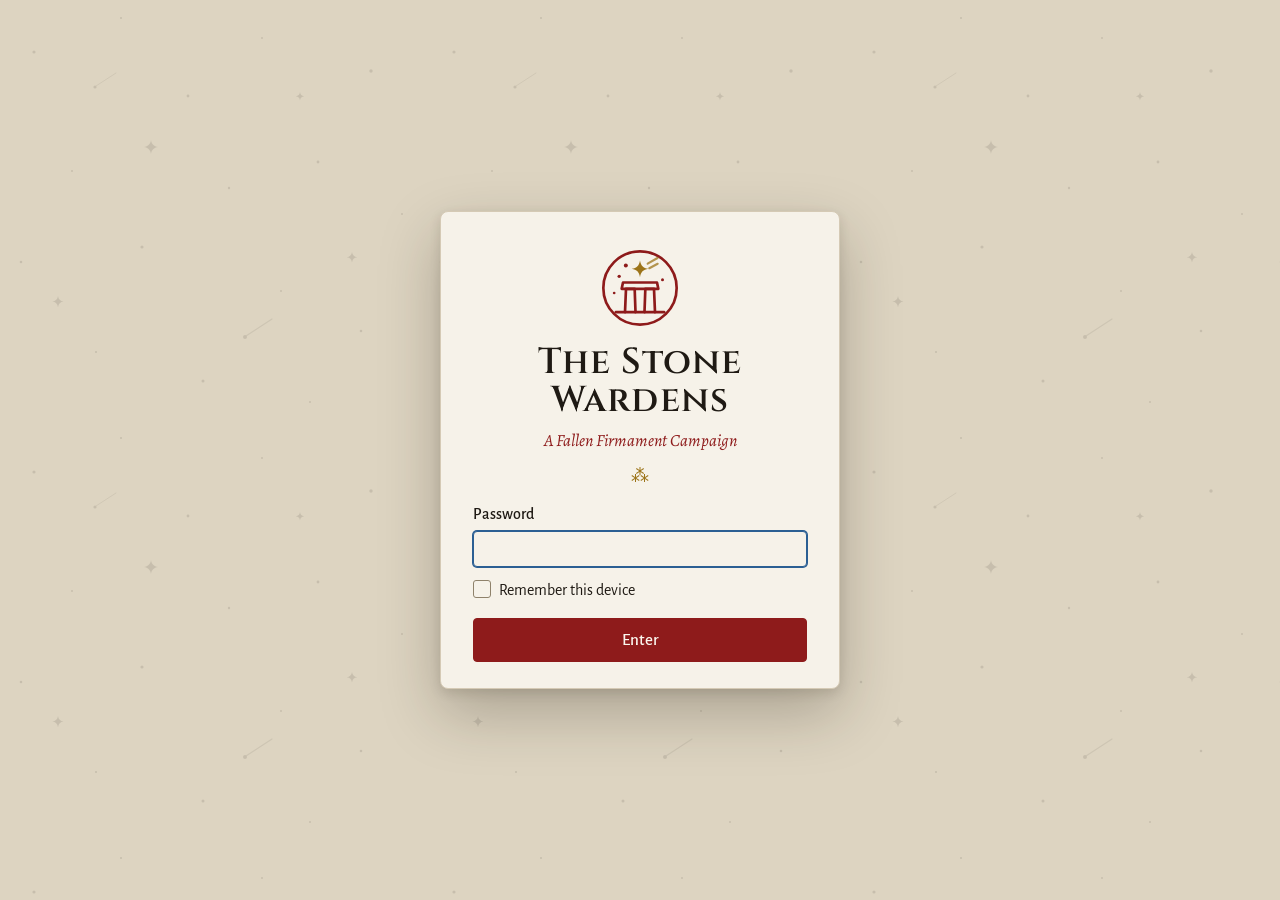
<file: index.html>
<!doctype html>
<html lang="en" data-theme="light">
<head>
  <meta charset="utf-8">
  <meta name="viewport" content="width=device-width, initial-scale=1">
  <meta name="robots" content="noindex, nofollow">
  <title>The Stone Wardens</title>
  <link rel="icon" href="assets/img/favicon.svg" type="image/svg+xml">
  <link rel="preconnect" href="https://fonts.googleapis.com">
  <link rel="preconnect" href="https://fonts.gstatic.com" crossorigin>
  <link href="https://fonts.googleapis.com/css2?family=Alegreya+Sans:ital,wght@0,400;0,500;0,700;1,400&family=Alegreya:ital,wght@0,400;0,500;0,700;1,400;1,700&family=Cinzel:wght@500;600;700&family=Cinzel+Decorative:wght@700&display=swap" rel="stylesheet">
  <link rel="stylesheet" href="vendor/leaflet/leaflet.css">
  <link rel="stylesheet" href="assets/css/tokens.css">
  <link rel="stylesheet" href="assets/css/base.css">
  <link rel="stylesheet" href="assets/css/shell.css">
  <link rel="stylesheet" href="assets/css/home.css">
  <link rel="stylesheet" href="assets/css/map.css">
  <link rel="stylesheet" href="assets/css/characters.css">
  <link rel="stylesheet" href="assets/css/journal.css">
  <link rel="stylesheet" href="assets/css/journal-boards.css">
  <link rel="stylesheet" href="assets/css/quests.css">
  <link rel="stylesheet" href="assets/css/pantheon.css">
  <link rel="stylesheet" href="assets/css/compendium.css">
  <link rel="stylesheet" href="assets/css/wardens-library.css">
  <link rel="stylesheet" href="assets/css/settings.css">
  <link rel="stylesheet" href="assets/css/dm.css">
  <script src="vendor/leaflet/leaflet.js" defer></script>
  <script type="module" src="assets/js/main.js"></script>
</head>
<body>
  <div id="gate" class="gate" hidden>
    <form class="gate-card" id="gate-form" autocomplete="on">
      <div class="gate-mark"><svg viewBox="0 0 48 48" aria-hidden="true"><use href="assets/img/icons.svg#i-emblem"/></svg></div>
      <h1 class="gate-title">The Stone Wardens</h1>
      <p class="gate-sub">A Fallen Firmament Campaign</p>
      <input type="text" name="username" value="warden" autocomplete="username" hidden>
      <label class="field"><span class="field-label">Password</span><input class="input" type="password" id="gate-pass" autocomplete="current-password" required></label>
      <label class="checkbox"><input type="checkbox" id="gate-remember"> <span>Remember this device</span></label>
      <button class="btn btn-primary gate-enter" type="submit">Enter</button>
      <p class="gate-error" role="alert" hidden></p>
      <p class="gate-note muted"></p>
    </form>
  </div>

  <div id="app" class="app" hidden>
    <nav id="sidebar" class="sidebar" aria-label="Main">
      <div class="sb-brand">
        <button class="btn-icon sb-toggle" type="button" aria-label="Toggle menu"><svg class="icon" aria-hidden="true"><use href="assets/img/icons.svg#i-menu"/></svg></button>
        <a class="sb-title" href="#/home" title="Home">Stone Wardens</a>
      </div>
      <ul class="sb-tabs"></ul>
      <div class="sb-spacer"></div>
      <ul class="sb-tabs sb-tabs-bottom"></ul>
      <div class="sb-footer">
        <div class="sb-status" data-state="clean"><span class="sb-dot"></span><span class="sb-status-text">All changes saved</span></div>
        <button class="btn btn-primary btn-sm sb-save" type="button" title="Save to repository (Ctrl+S)">Save</button>
      </div>
    </nav>
    <main id="views" class="views"></main>
  </div>

  <div id="overlays"></div>
  <noscript>This site needs JavaScript.</noscript>
</body>
</html>
</file>
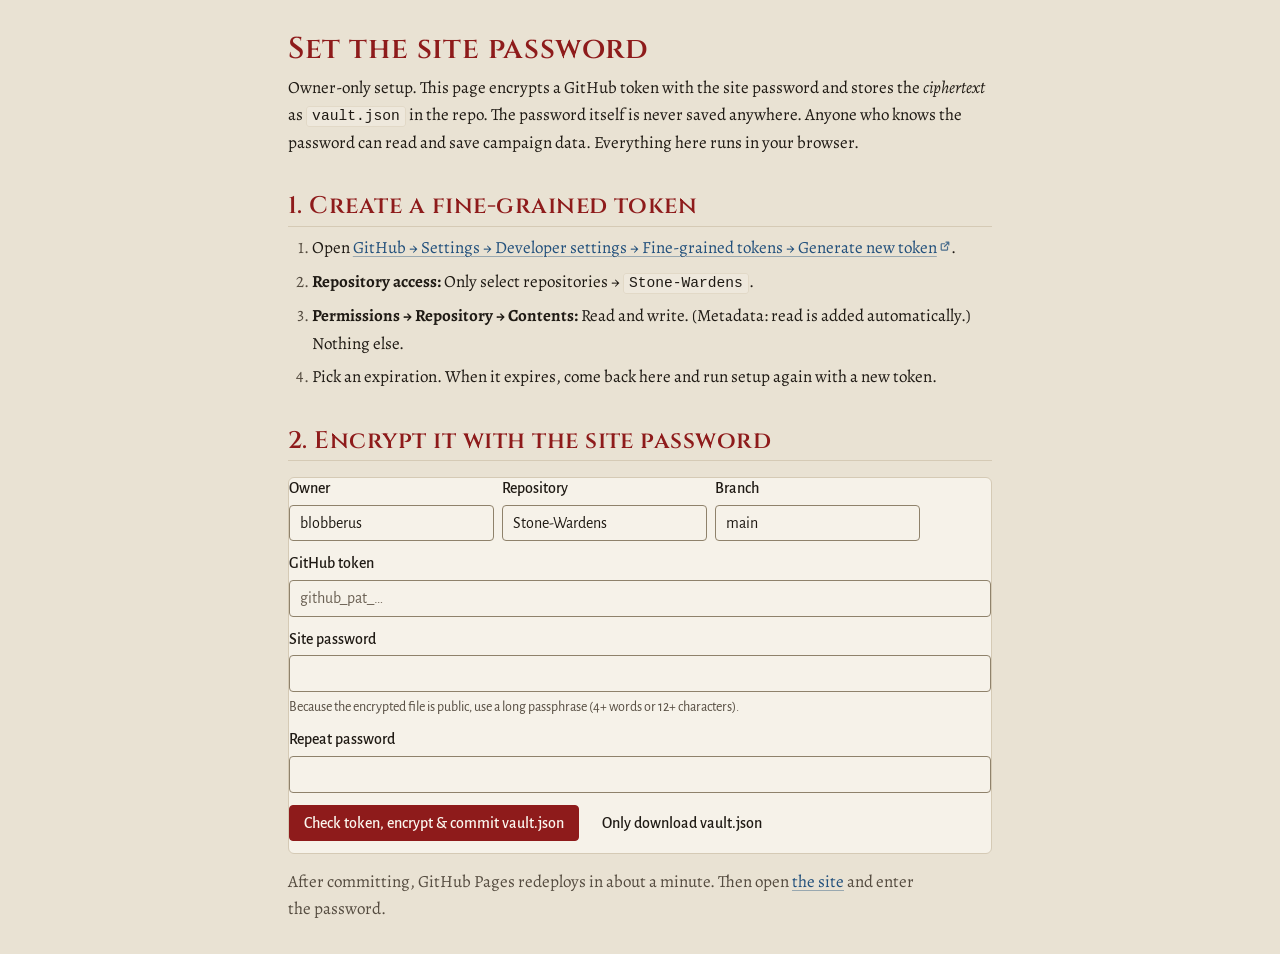
<file: setup.html>
<!doctype html>
<html lang="en" data-theme="light">
<head>
  <meta charset="utf-8">
  <meta name="viewport" content="width=device-width, initial-scale=1">
  <meta name="robots" content="noindex, nofollow">
  <title>Setup · The Stone Wardens</title>
  <link rel="preconnect" href="https://fonts.googleapis.com">
  <link rel="preconnect" href="https://fonts.gstatic.com" crossorigin>
  <link href="https://fonts.googleapis.com/css2?family=Alegreya+Sans:ital,wght@0,400;0,500;0,700;1,400&family=Alegreya:ital,wght@0,400;0,500;0,700;1,400;1,700&family=Cinzel:wght@500;600;700&display=swap" rel="stylesheet">
  <link rel="stylesheet" href="assets/css/tokens.css">
  <link rel="stylesheet" href="assets/css/base.css">
  <link rel="stylesheet" href="assets/css/shell.css">
  <style>
    .setup { max-width: 46rem; margin: 0 auto; padding: var(--space-6) var(--space-4); }
    .setup ol { padding-left: 1.4em; }
    .setup li { margin-bottom: .4em; }
    .setup .panel { margin-top: var(--space-4); }
    .setup .out { white-space: pre-wrap; word-break: break-all; font-family: var(--font-mono); font-size: var(--text-xs); max-height: 12rem; overflow: auto; }
  </style>
</head>
<body>
  <main class="setup prose">
    <h1>Set the site password</h1>
    <p>Owner-only setup. This page encrypts a GitHub token with the site password and stores the
      <em>ciphertext</em> as <code>vault.json</code> in the repo. The password itself is never saved anywhere.
      Anyone who knows the password can read and save campaign data. Everything here runs in your browser.</p>
    <h2>1. Create a fine-grained token</h2>
    <ol>
      <li>Open <a class="external" href="https://github.com/settings/personal-access-tokens/new" target="_blank" rel="noopener">GitHub → Settings → Developer settings → Fine-grained tokens → Generate new token</a>.</li>
      <li><strong>Repository access:</strong> Only select repositories → <code id="repo-name">Stone-Wardens</code>.</li>
      <li><strong>Permissions → Repository → Contents:</strong> Read and write. (Metadata: read is added automatically.) Nothing else.</li>
      <li>Pick an expiration. When it expires, come back here and run setup again with a new token.</li>
    </ol>
    <h2>2. Encrypt it with the site password</h2>
    <form id="setup-form" class="stack panel">
      <div class="row">
        <label class="field"><span class="field-label">Owner</span><input class="input" id="owner" required></label>
        <label class="field"><span class="field-label">Repository</span><input class="input" id="repo" required></label>
        <label class="field"><span class="field-label">Branch</span><input class="input" id="branch" value="main" required></label>
      </div>
      <label class="field"><span class="field-label">GitHub token</span><input class="input" id="token" type="password" autocomplete="off" required placeholder="github_pat_…"></label>
      <label class="field"><span class="field-label">Site password</span><input class="input" id="pw1" type="password" autocomplete="new-password" required minlength="8">
        <span class="field-hint">Because the encrypted file is public, use a long passphrase (4+ words or 12+ characters).</span></label>
      <label class="field"><span class="field-label">Repeat password</span><input class="input" id="pw2" type="password" autocomplete="new-password" required></label>
      <div class="row">
        <button class="btn btn-primary" type="submit" id="go">Check token, encrypt &amp; commit vault.json</button>
        <button class="btn btn-ghost" type="button" id="download">Only download vault.json</button>
      </div>
      <p id="msg" role="status"></p>
      <div id="out" class="out" hidden></div>
    </form>
    <p class="muted">After committing, GitHub Pages redeploys in about a minute. Then open <a href="./">the site</a> and enter the password.</p>
  </main>
  <script type="module">
    import { createVault, guessRepo } from './assets/js/core/vault.js';
    import { b64encode, utf8 } from './assets/js/core/util.js';
    const $ = (id) => document.getElementById(id);
    const g = guessRepo();
    $('owner').value = g.owner; $('repo').value = g.repo; $('branch').value = g.branch;
    $('repo-name').textContent = g.repo;
    const msg = (t, bad) => { $('msg').textContent = t; $('msg').style.color = bad ? 'var(--danger)' : ''; };
    const api = async (method, path, token, body) => {
      const res = await fetch(`https://api.github.com${path}`, {
        method, headers: { Accept: 'application/vnd.github+json', Authorization: `Bearer ${token}`, 'X-GitHub-Api-Version': '2022-11-28' },
        body: body ? JSON.stringify(body) : undefined,
      });
      const data = res.status === 204 ? null : await res.json().catch(() => null);
      if (!res.ok) throw new Error(`${res.status}: ${data?.message || res.statusText}`);
      return data;
    };
    async function build() {
      if ($('pw1').value !== $('pw2').value) throw new Error('The two passwords differ.');
      if ($('pw1').value.length < 8) throw new Error('Use at least 8 characters (longer is much better).');
      const repo = { owner: $('owner').value.trim(), repo: $('repo').value.trim(), branch: $('branch').value.trim() || 'main' };
      const token = $('token').value.trim();
      return { repo, token, vault: await createVault($('pw1').value, { token }, repo) };
    }
    $('download').onclick = async () => {
      try {
        const { vault } = await build();
        const a = document.createElement('a');
        a.href = URL.createObjectURL(new Blob([JSON.stringify(vault, null, 2)], { type: 'application/json' }));
        a.download = 'vault.json'; a.click();
        msg('Downloaded. Commit it to the root of the repository.');
      } catch (e) { msg(e.message, true); }
    };
    $('setup-form').onsubmit = async (e) => {
      e.preventDefault();
      $('go').disabled = true;
      try {
        msg('Encrypting…');
        const { repo, token, vault } = await build();
        const base = `/repos/${repo.owner}/${repo.repo}`;
        msg('Checking the token can read the repository…');
        await api('GET', `${base}/git/ref/heads/${repo.branch}`, token);
        let sha;
        try { sha = (await api('GET', `${base}/contents/vault.json?ref=${repo.branch}`, token)).sha; } catch { /* new file */ }
        msg('Committing vault.json…');
        await api('PUT', `${base}/contents/vault.json`, token, {
          message: 'Set site password (encrypted vault)', branch: repo.branch, sha,
          content: b64encode(utf8.encode(JSON.stringify(vault, null, 2) + '\n')),
        });
        $('token').value = ''; $('pw1').value = ''; $('pw2').value = '';
        msg('Done. vault.json is committed. Give Pages a minute, then open the site.');
      } catch (err) {
        msg(`${err.message} — check the token has Contents: Read and write on this repository.`, true);
      } finally { $('go').disabled = false; }
    };
  </script>
</body>
</html>
</file>
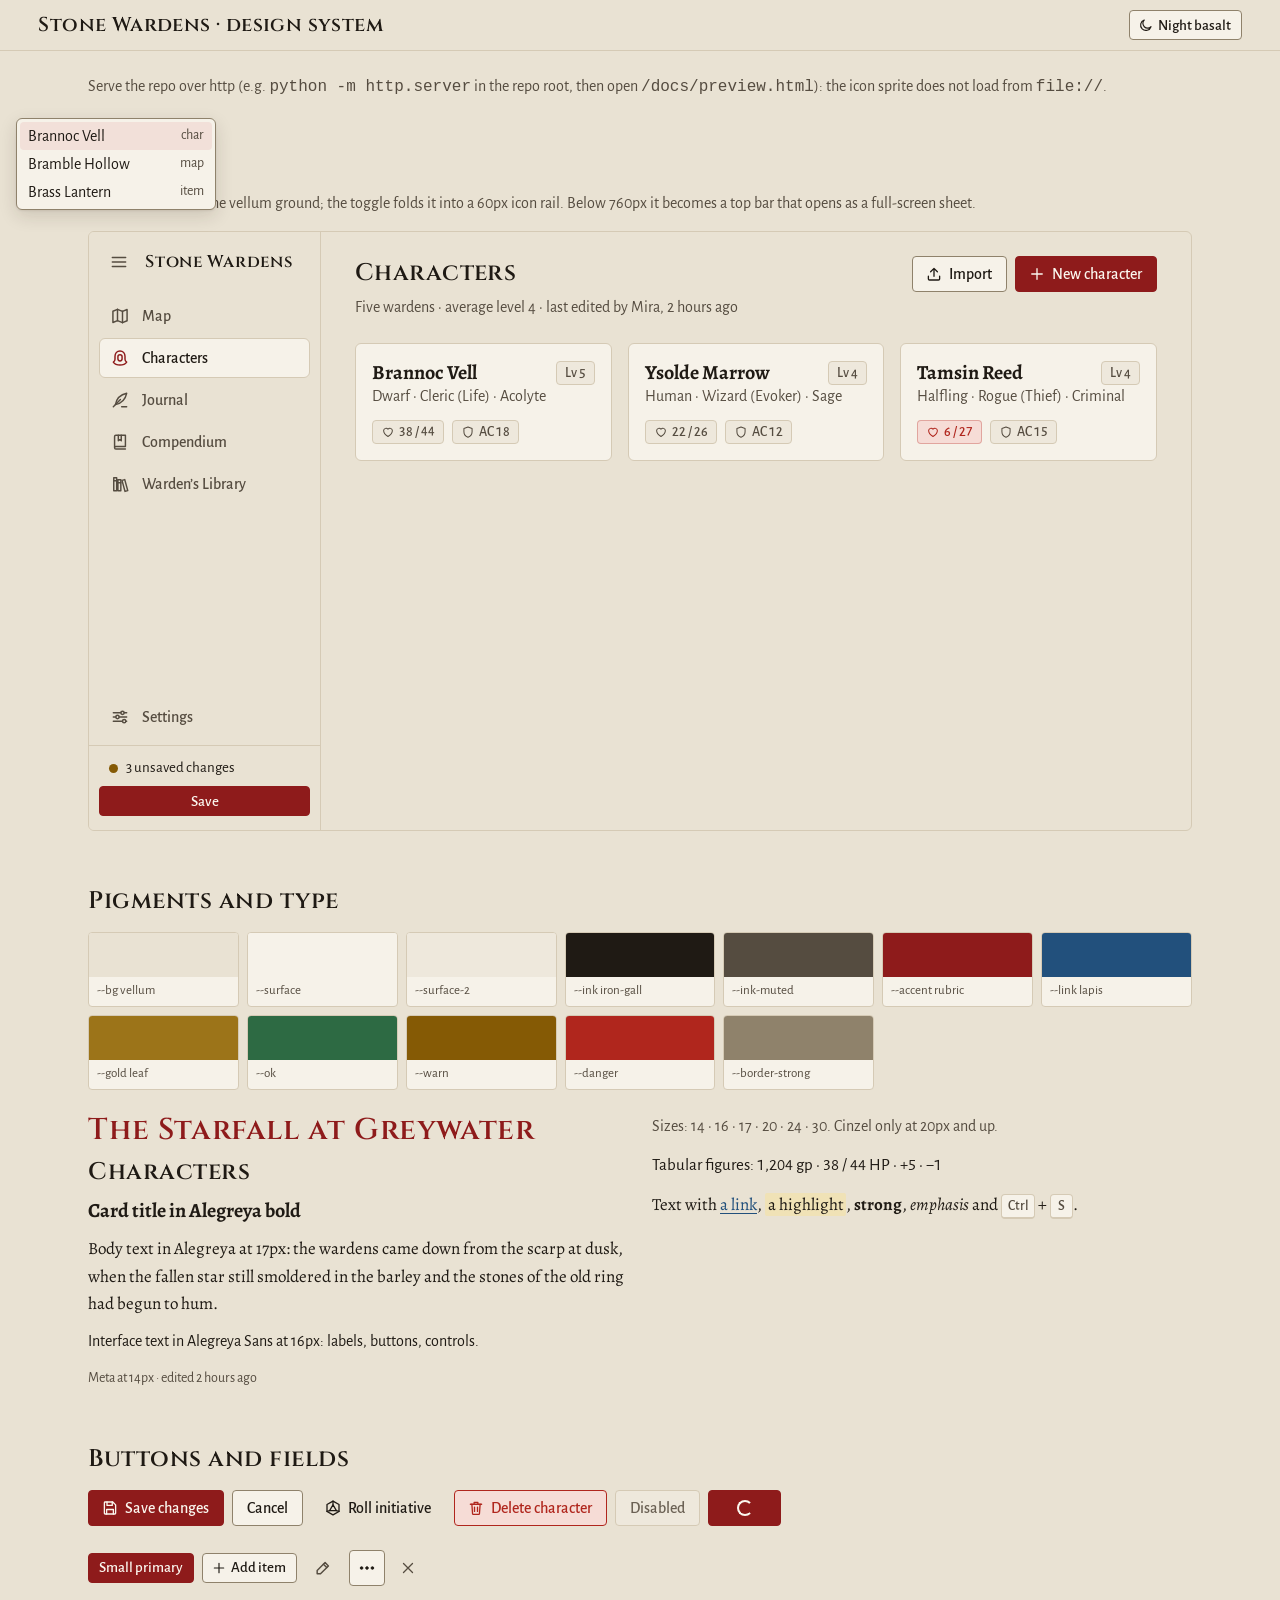
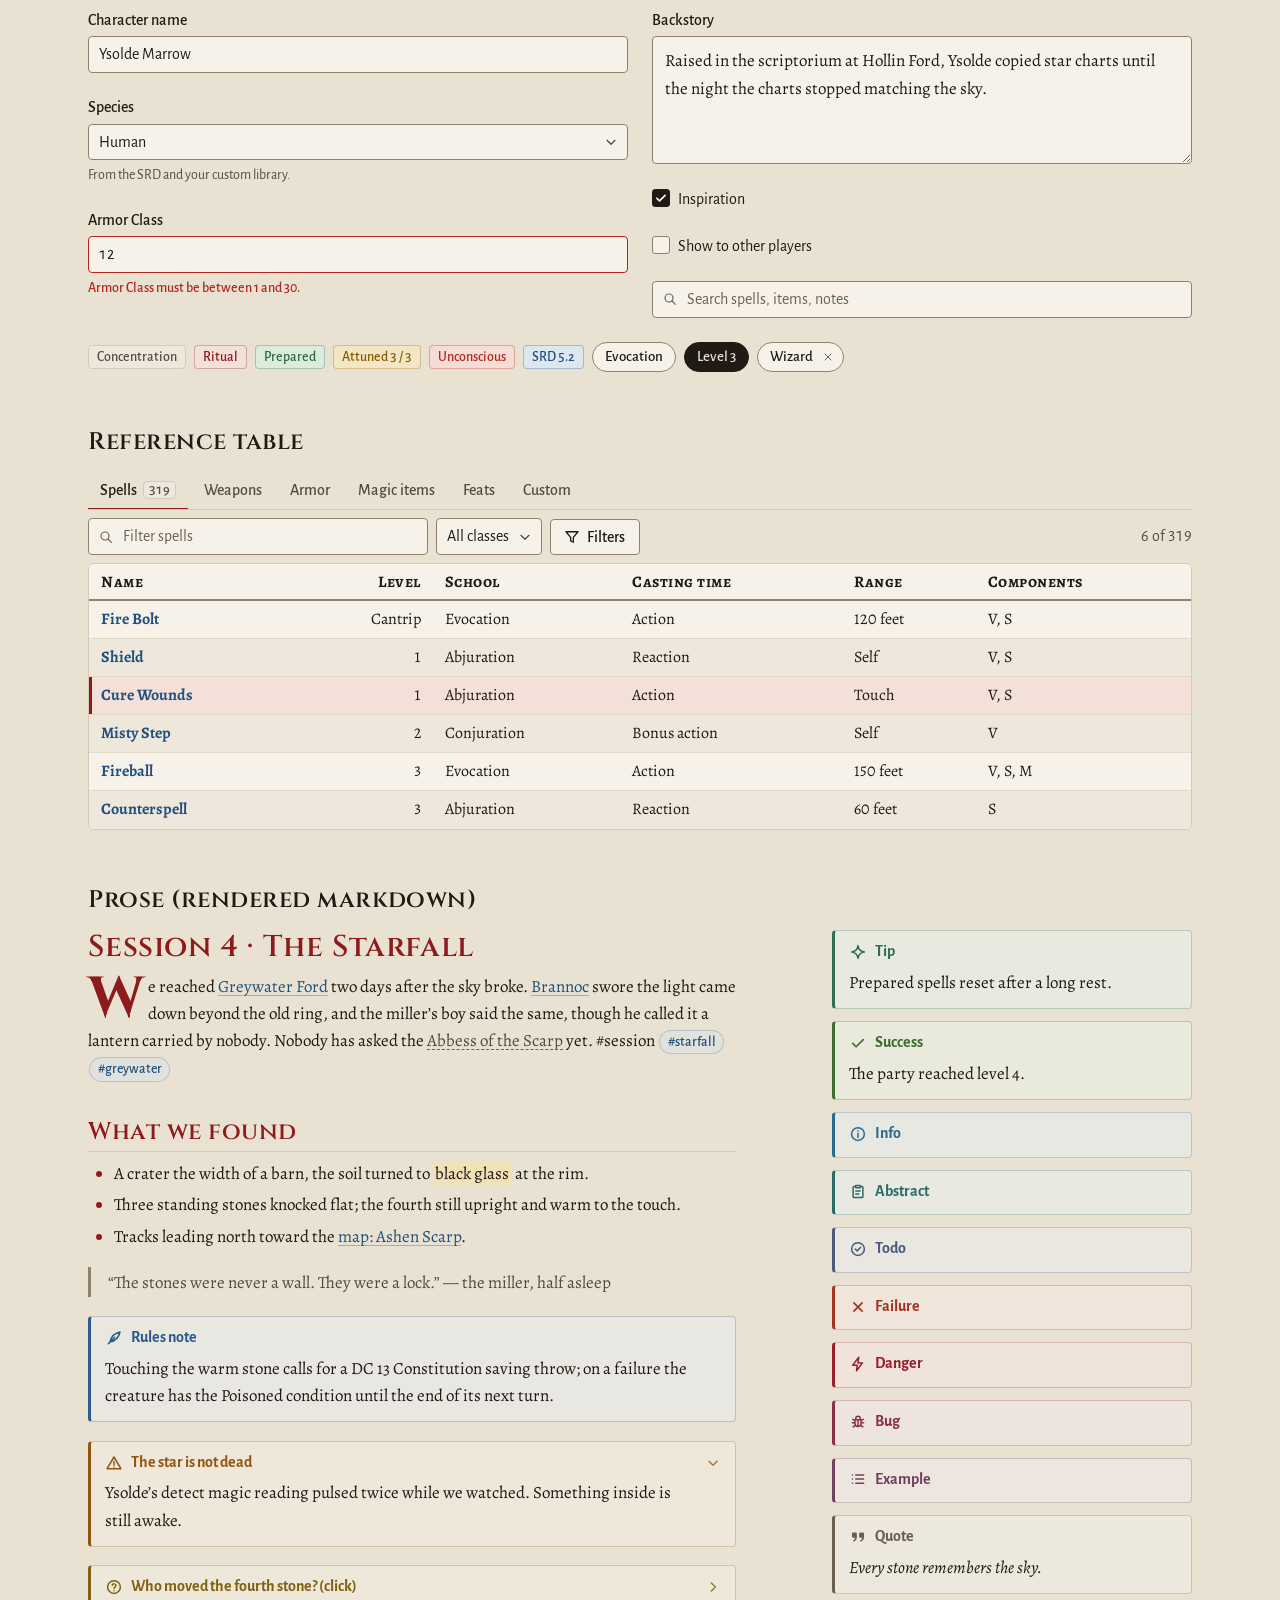
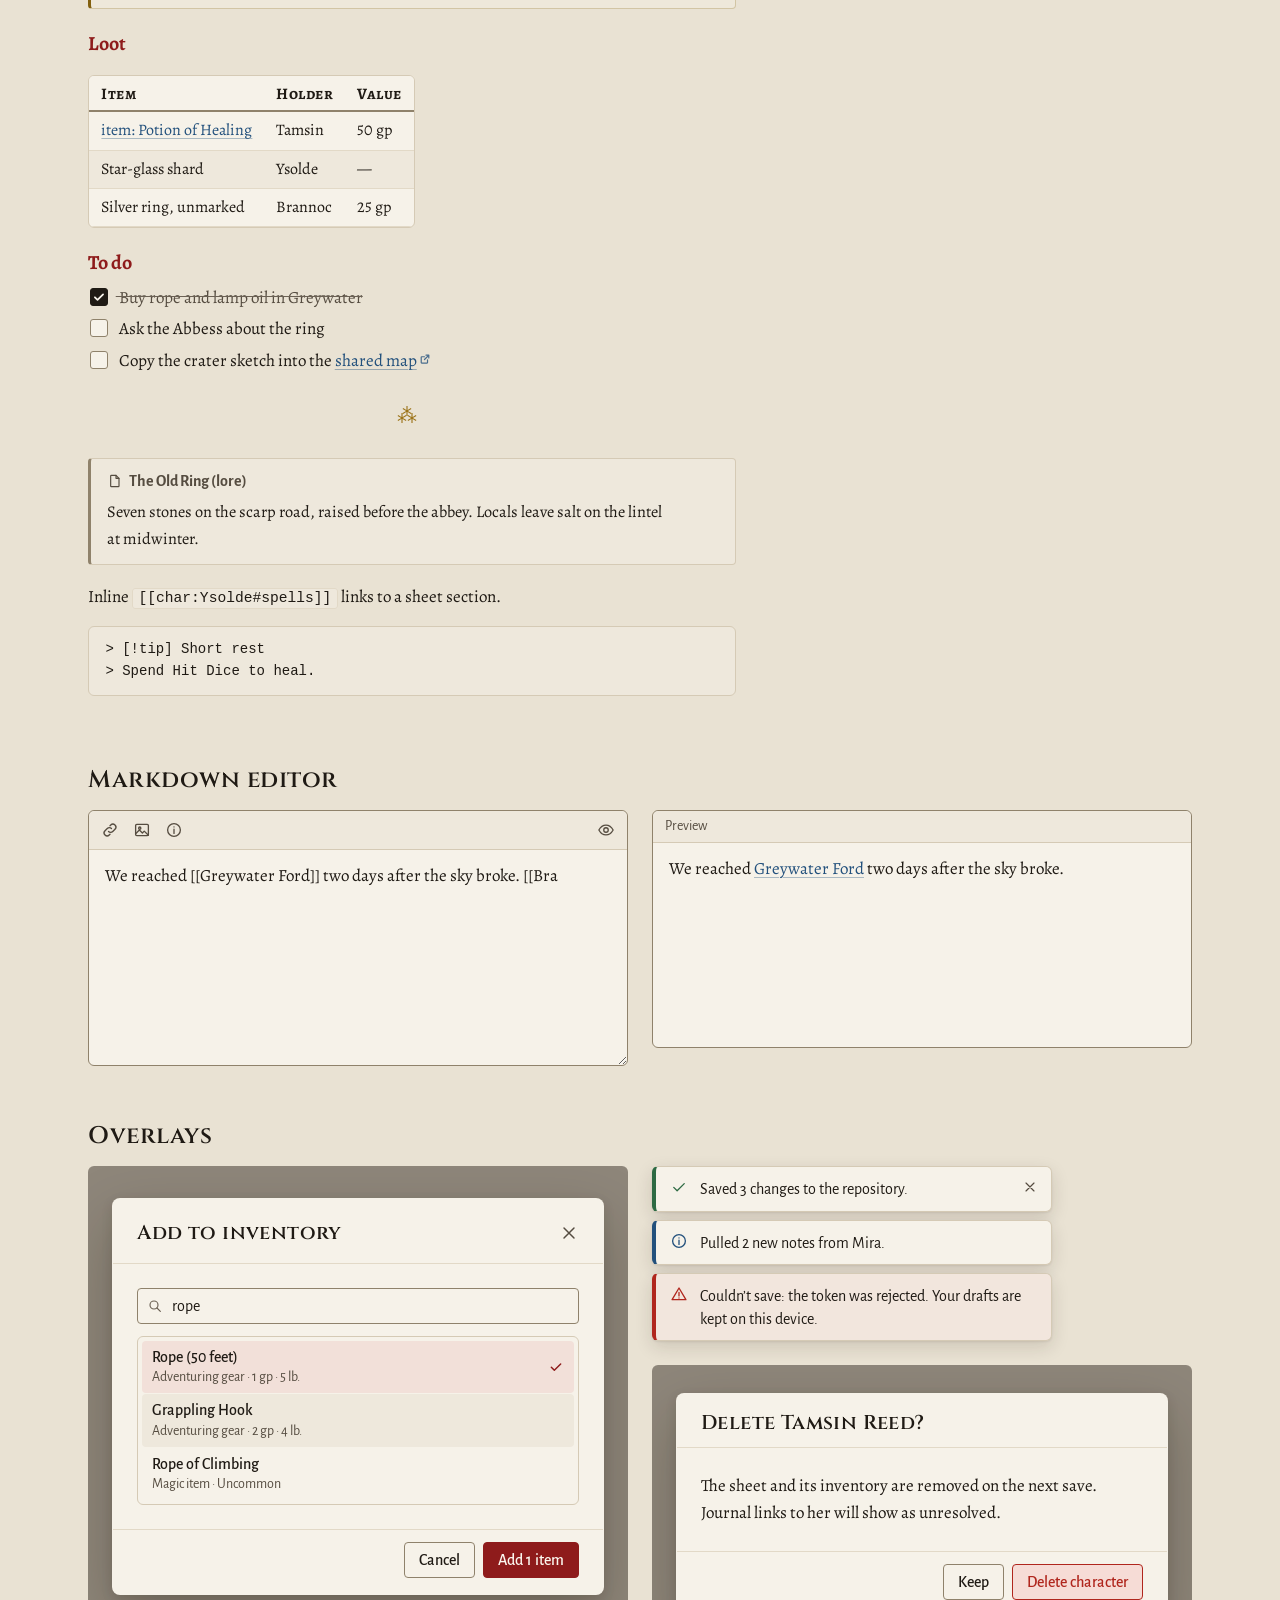
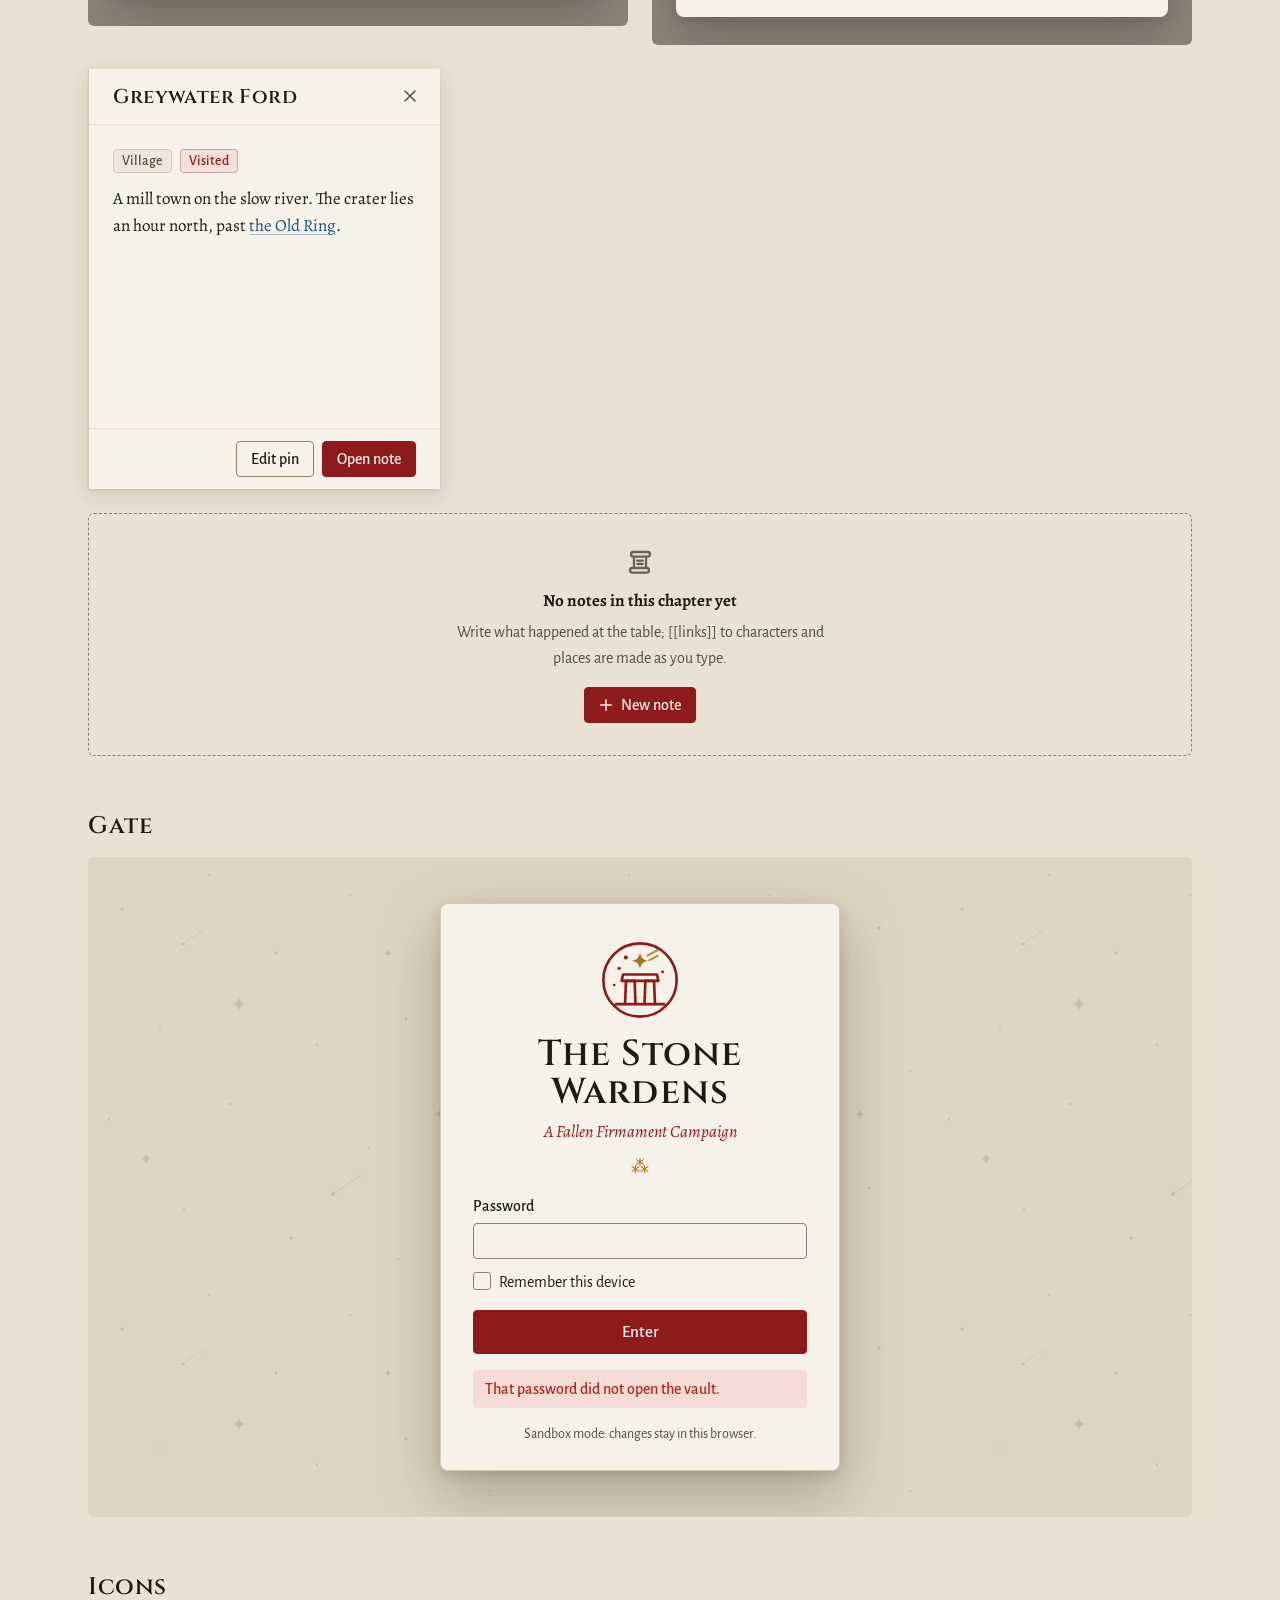
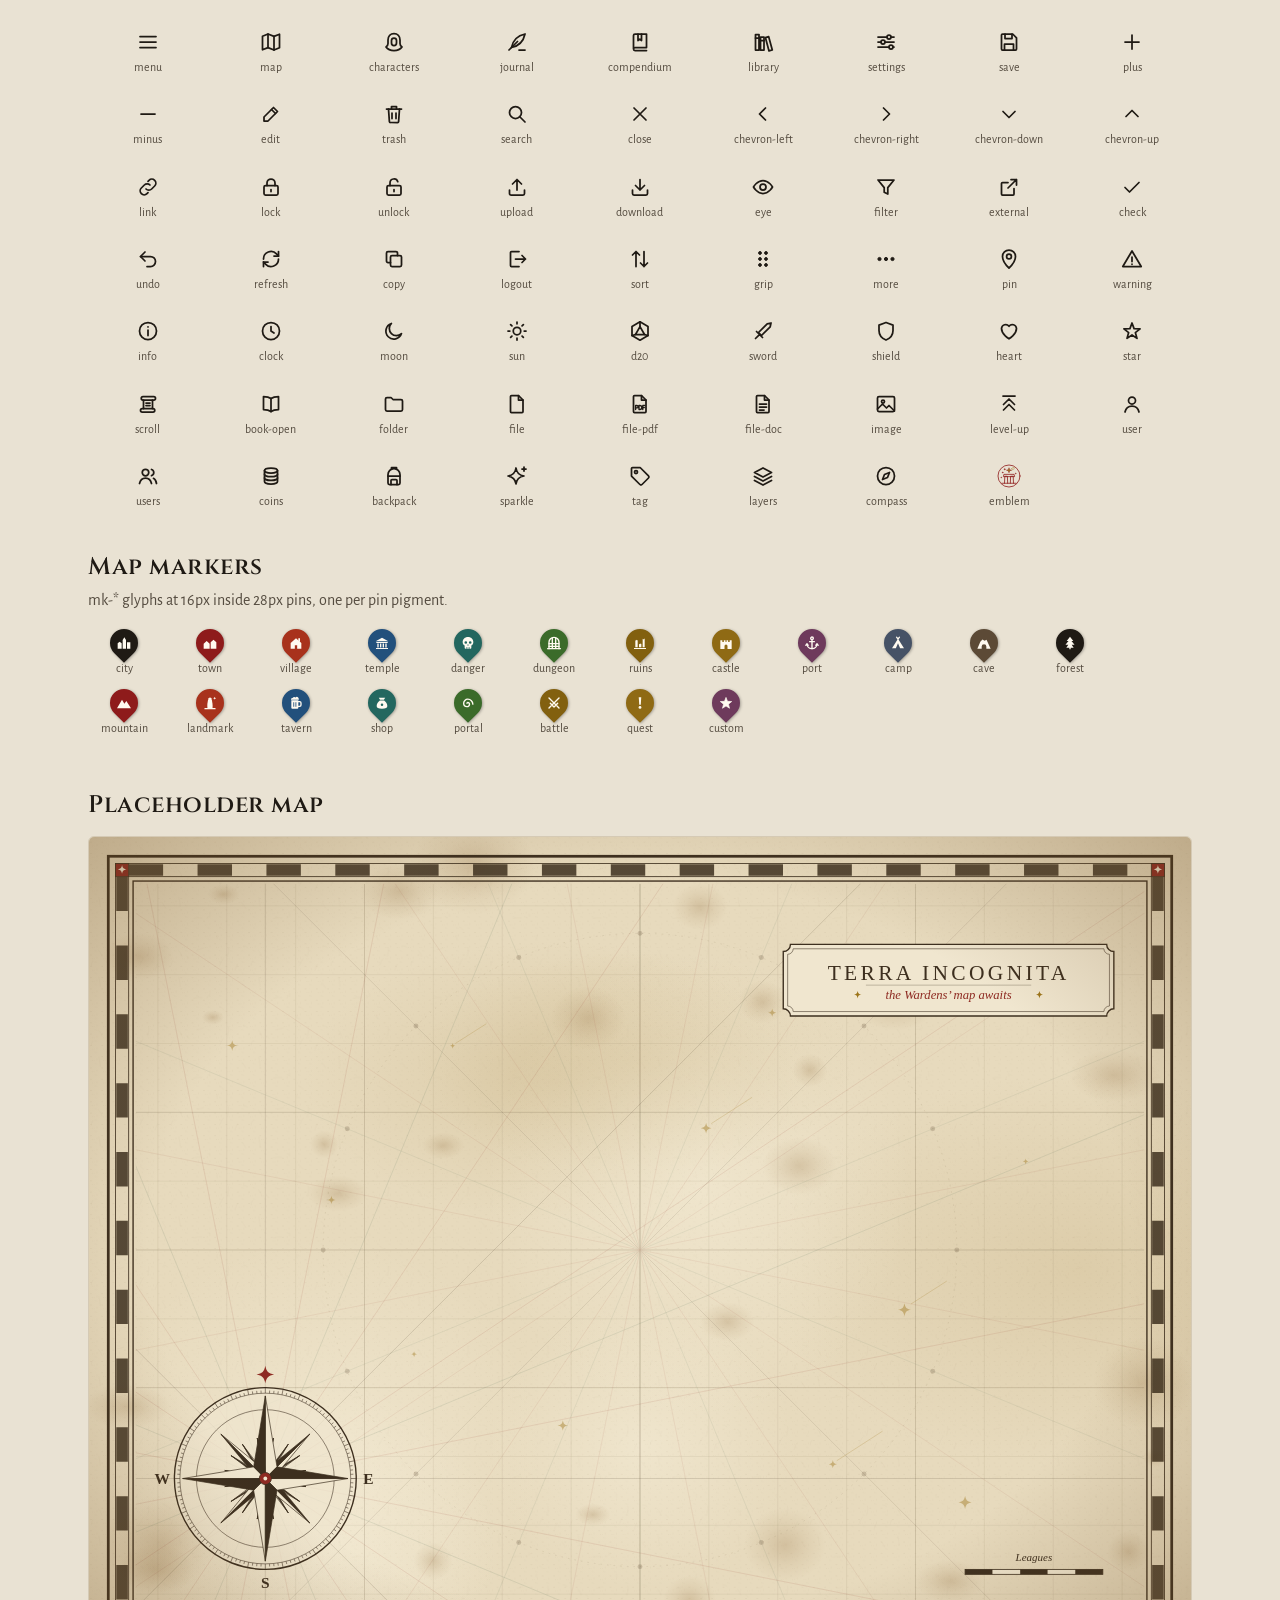
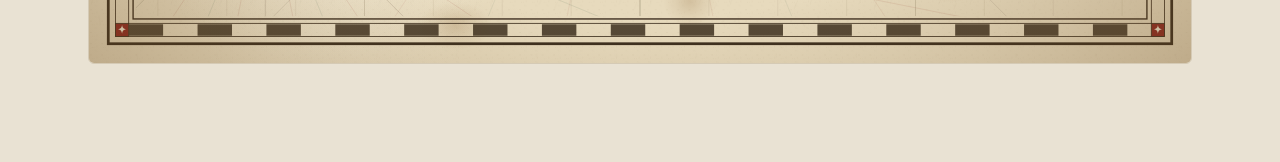
<file: docs/preview.html>
<!doctype html>
<html lang="en">
<head>
<meta charset="utf-8">
<meta name="viewport" content="width=device-width, initial-scale=1">
<title>Stone Wardens — design system preview</title>
<link rel="preconnect" href="https://fonts.googleapis.com">
<link rel="preconnect" href="https://fonts.gstatic.com" crossorigin>
<link href="https://fonts.googleapis.com/css2?family=Alegreya+Sans:ital,wght@0,400;0,500;0,700;1,400&family=Alegreya:ital,wght@0,400;0,500;0,700;1,400;1,700&family=Cinzel:wght@500;600;700&display=swap" rel="stylesheet">
<link rel="stylesheet" href="../vendor/leaflet/leaflet.css">
<link rel="stylesheet" href="../assets/css/tokens.css">
<link rel="stylesheet" href="../assets/css/base.css">
<link rel="stylesheet" href="../assets/css/shell.css">
<style>
  /* preview-only scaffolding */
  body { overflow: auto; }
  .pv { max-width: 1180px; margin: 0 auto; padding: 24px clamp(16px, 3vw, 40px) 96px; }
  .pv-bar { position: sticky; top: 0; z-index: 60; display: flex; align-items: center; gap: 12px; padding: 10px clamp(16px, 3vw, 40px); background: var(--bg); border-bottom: 1px solid var(--border); }
  .pv-bar h1 { font-size: 1.25rem; margin: 0; }
  .pv-sec { margin-top: 56px; }
  .pv-sec > h2 { font-size: var(--text-xl); margin-bottom: 16px; }
  .pv-note { font: 400 var(--text-sm)/1.45 var(--font-ui); color: var(--ink-muted); margin: -8px 0 16px; }
  .pv-cols { display: grid; grid-template-columns: repeat(auto-fit, minmax(min(320px, 100%), 1fr)); gap: 24px; align-items: start; }
  .pv-sw { display: grid; grid-template-columns: repeat(auto-fill, minmax(150px, 1fr)); gap: 8px; }
  .pv-sw div { border: 1px solid var(--border); border-radius: var(--radius-sm); overflow: hidden; background: var(--surface); font: 400 13px/1.3 var(--font-ui); }
  .pv-sw i { display: block; height: 44px; }
  .pv-sw span { display: block; padding: 6px 8px; color: var(--ink-muted); }
  .pv-static.modal-backdrop { position: relative; inset: auto; z-index: auto; min-height: 460px; border-radius: var(--radius); animation: none; }
  .pv-static .modal { animation: none; }
  .pv-static.toasts { position: static; width: min(400px, 100%); }
  .pv-static .toast { animation: none; }
  .pv-static.drawer { position: relative; height: 420px; width: 100%; animation: none; box-shadow: var(--shadow); }
  .pv-static.gate { position: relative; inset: auto; z-index: auto; min-height: 660px; border-radius: var(--radius); }
  .pv-app { height: 600px; border: 1px solid var(--border); border-radius: var(--radius); overflow: hidden; }
  .pv-app .views { height: 100%; }
  @media (max-width: 759px) { .pv-app { position: relative; } .pv-app .sidebar { position: absolute; } .pv-app .views { height: calc(100% - var(--topbar-h)); } }
  .pv-icons { display: grid; grid-template-columns: repeat(auto-fill, minmax(112px, 1fr)); gap: 4px; }
  .pv-icons div { display: flex; flex-direction: column; align-items: center; gap: 6px; padding: 12px 4px; border-radius: var(--radius-sm); font: 400 12px/1.2 var(--font-ui); color: var(--ink-muted); }
  .pv-icons div:hover { background: var(--surface-2); }
  .pv-icons .icon { width: 24px; height: 24px; color: var(--ink); }
  .pv-pins { display: flex; flex-wrap: wrap; gap: 14px; }
  .pv-pin { display: flex; flex-direction: column; align-items: center; gap: 4px; font: 400 12px/1.2 var(--font-ui); color: var(--ink-muted); width: 72px; }
  .pv-pin b { display: grid; place-items: center; width: 28px; height: 28px; border-radius: 50% 50% 50% 0; transform: rotate(-45deg); background: var(--pin, var(--pin-ink)); box-shadow: 0 1px 3px rgb(0 0 0 / .35); }
  .pv-pin b svg { width: 16px; height: 16px; transform: rotate(45deg); color: var(--pin-glyph); }
  .pv-map { width: 100%; height: auto; border: 1px solid var(--border); border-radius: var(--radius); }
</style>
</head>
<body>
<div class="pv-bar">
  <h1>Stone Wardens · design system</h1>
  <span class="spacer"></span>
  <button class="btn btn-sm" type="button" id="pv-theme"><svg class="icon"><use href="../assets/img/icons.svg#i-moon"/></svg><span>Night basalt</span></button>
</div>

<main class="pv">
  <p class="pv-note" style="margin:0">Serve the repo over http (e.g. <code>python -m http.server</code> in the repo root, then open <code>/docs/preview.html</code>): the icon sprite does not load from <code>file://</code>.</p>

  <!-- ============ Shell ============ -->
  <section class="pv-sec">
    <h2>App shell</h2>
    <p class="pv-note">Labeled sidebar on the vellum ground; the toggle folds it into a 60px icon rail. Below 760px it becomes a top bar that opens as a full-screen sheet.</p>
    <div class="app pv-app" id="pv-app">
      <nav class="sidebar" id="pv-sidebar">
        <div class="sb-brand"><button class="btn-icon sb-toggle" aria-label="Toggle menu" type="button"><svg class="icon"><use href="../assets/img/icons.svg#i-menu"/></svg></button><span class="sb-title">Stone Wardens</span></div>
        <ul class="sb-tabs">
          <li><a class="sb-tab" href="#" title="Map"><svg class="icon"><use href="../assets/img/icons.svg#i-map"/></svg><span class="sb-label">Map</span></a></li>
          <li><a class="sb-tab is-active" href="#" title="Characters" aria-current="page"><svg class="icon"><use href="../assets/img/icons.svg#i-characters"/></svg><span class="sb-label">Characters</span></a></li>
          <li><a class="sb-tab" href="#" title="Journal"><svg class="icon"><use href="../assets/img/icons.svg#i-journal"/></svg><span class="sb-label">Journal</span></a></li>
          <li><a class="sb-tab" href="#" title="Compendium"><svg class="icon"><use href="../assets/img/icons.svg#i-compendium"/></svg><span class="sb-label">Compendium</span></a></li>
          <li><a class="sb-tab" href="#" title="Warden's Library"><svg class="icon"><use href="../assets/img/icons.svg#i-library"/></svg><span class="sb-label">Warden’s Library</span></a></li>
        </ul>
        <div class="sb-spacer"></div>
        <ul class="sb-tabs sb-tabs-bottom"><li><a class="sb-tab" href="#" title="Settings"><svg class="icon"><use href="../assets/img/icons.svg#i-settings"/></svg><span class="sb-label">Settings</span></a></li></ul>
        <div class="sb-footer">
          <div class="sb-status" data-state="dirty"><span class="sb-dot"></span><span class="sb-status-text">3 unsaved changes</span></div>
          <button class="btn btn-primary btn-sm sb-save" type="button">Save</button>
        </div>
      </nav>
      <main class="views">
        <section class="view" data-view="characters">
          <header class="view-head">
            <h1 class="view-title">Characters</h1>
            <div class="view-actions"><button class="btn" type="button"><svg class="icon"><use href="../assets/img/icons.svg#i-upload"/></svg>Import</button><button class="btn btn-primary" type="button"><svg class="icon"><use href="../assets/img/icons.svg#i-plus"/></svg>New character</button></div>
            <p class="view-sub">Five wardens · average level 4 · last edited by Mira, 2 hours ago</p>
          </header>
          <div class="grid" style="--grid-min: 220px">
            <a class="card" href="#"><div class="row row-between"><h3 class="card-title">Brannoc Vell</h3><span class="badge num">Lv 5</span></div><p class="card-sub">Dwarf · Cleric (Life) · Acolyte</p><div class="row" style="margin-top:12px"><span class="badge"><svg class="icon"><use href="../assets/img/icons.svg#i-heart"/></svg><span class="num">38 / 44</span></span><span class="badge"><svg class="icon"><use href="../assets/img/icons.svg#i-shield"/></svg><span class="num">AC 18</span></span></div></a>
            <a class="card" href="#"><div class="row row-between"><h3 class="card-title">Ysolde Marrow</h3><span class="badge num">Lv 4</span></div><p class="card-sub">Human · Wizard (Evoker) · Sage</p><div class="row" style="margin-top:12px"><span class="badge"><svg class="icon"><use href="../assets/img/icons.svg#i-heart"/></svg><span class="num">22 / 26</span></span><span class="badge"><svg class="icon"><use href="../assets/img/icons.svg#i-shield"/></svg><span class="num">AC 12</span></span></div></a>
            <a class="card" href="#"><div class="row row-between"><h3 class="card-title">Tamsin Reed</h3><span class="badge num">Lv 4</span></div><p class="card-sub">Halfling · Rogue (Thief) · Criminal</p><div class="row" style="margin-top:12px"><span class="badge badge-danger"><svg class="icon"><use href="../assets/img/icons.svg#i-heart"/></svg><span class="num">6 / 27</span></span><span class="badge"><svg class="icon"><use href="../assets/img/icons.svg#i-shield"/></svg><span class="num">AC 15</span></span></div></a>
          </div>
        </section>
      </main>
    </div>
  </section>

  <!-- ============ Palette & type ============ -->
  <section class="pv-sec">
    <h2>Pigments and type</h2>
    <div class="pv-sw">
      <div><i style="background:var(--bg)"></i><span>--bg vellum</span></div>
      <div><i style="background:var(--surface)"></i><span>--surface</span></div>
      <div><i style="background:var(--surface-2)"></i><span>--surface-2</span></div>
      <div><i style="background:var(--ink)"></i><span>--ink iron-gall</span></div>
      <div><i style="background:var(--ink-muted)"></i><span>--ink-muted</span></div>
      <div><i style="background:var(--accent)"></i><span>--accent rubric</span></div>
      <div><i style="background:var(--link)"></i><span>--link lapis</span></div>
      <div><i style="background:var(--gold)"></i><span>--gold leaf</span></div>
      <div><i style="background:var(--ok)"></i><span>--ok</span></div>
      <div><i style="background:var(--warn)"></i><span>--warn</span></div>
      <div><i style="background:var(--danger)"></i><span>--danger</span></div>
      <div><i style="background:var(--border-strong)"></i><span>--border-strong</span></div>
    </div>
    <div class="pv-cols" style="margin-top:24px">
      <div class="stack">
        <p style="font:600 var(--text-2xl)/1.1 var(--font-display);letter-spacing:.02em;color:var(--accent)">The Starfall at Greywater</p>
        <p style="font:600 var(--text-xl)/1.15 var(--font-display);letter-spacing:.02em">Characters</p>
        <p style="font:700 var(--text-lg)/1.25 var(--font-body)">Card title in Alegreya bold</p>
        <p>Body text in Alegreya at 17px: the wardens came down from the scarp at dusk, when the fallen star still smoldered in the barley and the stones of the old ring had begun to hum.</p>
        <p class="ui" style="font-size:var(--text-sm)">Interface text in Alegreya Sans at 16px: labels, buttons, controls.</p>
        <p class="ui muted" style="font-size:var(--text-xs)">Meta at 14px · edited 2 hours ago</p>
      </div>
      <div class="stack">
        <p class="muted ui" style="font-size:var(--text-sm)">Sizes: 14 · 16 · 17 · 20 · 24 · 30. Cinzel only at 20px and up.</p>
        <p class="num ui">Tabular figures: 1,204 gp · 38 / 44 HP · +5 · −1</p>
        <p>Text with <a href="#">a link</a>, <mark>a highlight</mark>, <strong>strong</strong>, <em>emphasis</em> and <kbd>Ctrl</kbd> + <kbd>S</kbd>.</p>
      </div>
    </div>
  </section>

  <!-- ============ Controls ============ -->
  <section class="pv-sec">
    <h2>Buttons and fields</h2>
    <div class="stack stack-lg">
      <div class="row">
        <button class="btn btn-primary" type="button"><svg class="icon"><use href="../assets/img/icons.svg#i-save"/></svg>Save changes</button>
        <button class="btn" type="button">Cancel</button>
        <button class="btn btn-ghost" type="button"><svg class="icon"><use href="../assets/img/icons.svg#i-d20"/></svg>Roll initiative</button>
        <button class="btn btn-danger" type="button"><svg class="icon"><use href="../assets/img/icons.svg#i-trash"/></svg>Delete character</button>
        <button class="btn" type="button" disabled>Disabled</button>
        <button class="btn btn-primary is-loading" type="button" aria-busy="true">Saving</button>
      </div>
      <div class="row">
        <button class="btn btn-primary btn-sm" type="button">Small primary</button>
        <button class="btn btn-sm" type="button"><svg class="icon"><use href="../assets/img/icons.svg#i-plus"/></svg>Add item</button>
        <button class="btn-icon" type="button" aria-label="Edit"><svg class="icon"><use href="../assets/img/icons.svg#i-edit"/></svg></button>
        <button class="btn btn-icon" type="button" aria-label="More"><svg class="icon"><use href="../assets/img/icons.svg#i-more"/></svg></button>
        <button class="btn-icon btn-sm" type="button" aria-label="Close"><svg class="icon"><use href="../assets/img/icons.svg#i-close"/></svg></button>
      </div>
      <div class="pv-cols">
        <div class="stack">
          <label class="field"><span>Character name</span><input class="input" value="Ysolde Marrow"></label>
          <label class="field"><span class="field-label">Species</span><select class="select"><option>Human</option><option>Dwarf</option><option>Elf</option><option>Halfling</option></select><span class="field-hint">From the SRD and your custom library.</span></label>
          <label class="field"><span>Armor Class</span><input class="input" type="number" value="12" aria-invalid="true"><span class="field-error">Armor Class must be between 1 and 30.</span></label>
        </div>
        <div class="stack">
          <label class="field"><span>Backstory</span><textarea class="textarea" placeholder="Where did this warden come from?">Raised in the scriptorium at Hollin Ford, Ysolde copied star charts until the night the charts stopped matching the sky.</textarea></label>
          <label class="checkbox"><input type="checkbox" checked> <span>Inspiration</span></label>
          <label class="checkbox"><input type="checkbox"> <span>Show to other players</span></label>
          <label class="search"><svg class="icon"><use href="../assets/img/icons.svg#i-search"/></svg><input class="input" type="search" placeholder="Search spells, items, notes"></label>
        </div>
      </div>
      <div class="row">
        <span class="badge">Concentration</span><span class="badge badge-accent">Ritual</span><span class="badge badge-ok">Prepared</span><span class="badge badge-warn">Attuned 3 / 3</span><span class="badge badge-danger">Unconscious</span><span class="badge badge-info">SRD 5.2</span>
        <span class="chip">Evocation</span><button class="chip is-active" type="button" aria-pressed="true">Level 3</button><button class="chip" type="button">Wizard<span class="chip-x" aria-label="Remove"><svg class="icon"><use href="../assets/img/icons.svg#i-close"/></svg></span></button>
      </div>
    </div>
  </section>

  <!-- ============ Tabs, toolbar, table ============ -->
  <section class="pv-sec">
    <h2>Reference table</h2>
    <div class="tabs" role="tablist"><button class="tab is-active" role="tab" aria-selected="true">Spells <span class="badge num">319</span></button><button class="tab" role="tab">Weapons</button><button class="tab" role="tab">Armor</button><button class="tab" role="tab">Magic items</button><button class="tab" role="tab">Feats</button><button class="tab" role="tab">Custom</button></div>
    <div class="toolbar">
      <label class="search"><svg class="icon"><use href="../assets/img/icons.svg#i-search"/></svg><input class="input" type="search" placeholder="Filter spells"></label>
      <select class="select" aria-label="Class"><option>All classes</option><option>Wizard</option><option>Cleric</option></select>
      <button class="btn" type="button"><svg class="icon"><use href="../assets/img/icons.svg#i-filter"/></svg>Filters</button>
      <span class="spacer"></span>
      <span class="muted ui num" style="font-size:var(--text-sm)">6 of 319</span>
    </div>
    <div class="table-wrap">
      <table class="table">
        <thead><tr><th>Name</th><th class="num">Level</th><th>School</th><th>Casting time</th><th>Range</th><th>Components</th></tr></thead>
        <tbody>
          <tr class="is-clickable"><td class="cell-name"><a href="#">Fire Bolt</a></td><td class="num">Cantrip</td><td>Evocation</td><td>Action</td><td>120 feet</td><td>V, S</td></tr>
          <tr class="is-clickable"><td class="cell-name"><a href="#">Shield</a></td><td class="num">1</td><td>Abjuration</td><td>Reaction</td><td>Self</td><td>V, S</td></tr>
          <tr class="is-clickable is-selected"><td class="cell-name"><a href="#">Cure Wounds</a></td><td class="num">1</td><td>Abjuration</td><td>Action</td><td>Touch</td><td>V, S</td></tr>
          <tr class="is-clickable"><td class="cell-name"><a href="#">Misty Step</a></td><td class="num">2</td><td>Conjuration</td><td>Bonus action</td><td>Self</td><td>V</td></tr>
          <tr class="is-clickable"><td class="cell-name"><a href="#">Fireball</a></td><td class="num">3</td><td>Evocation</td><td>Action</td><td>150 feet</td><td>V, S, M</td></tr>
          <tr class="is-clickable"><td class="cell-name"><a href="#">Counterspell</a></td><td class="num">3</td><td>Abjuration</td><td>Reaction</td><td>60 feet</td><td>S</td></tr>
        </tbody>
      </table>
    </div>
  </section>

  <!-- ============ Prose ============ -->
  <section class="pv-sec">
    <h2>Prose (rendered markdown)</h2>
    <div class="pv-cols" style="grid-template-columns: minmax(0, 2fr) minmax(0, 1fr)">
      <article class="prose has-initial">
        <h1>Session 4 · The Starfall</h1>
        <p>We reached <a class="wikilink" href="#">Greywater Ford</a> two days after the sky broke. <a class="wikilink" href="#">Brannoc</a> swore the light came down beyond the old ring, and the miller’s boy said the same, though he called it a lantern carried by nobody. Nobody has asked the <a class="wikilink is-unresolved" href="#">Abbess of the Scarp</a> yet. #session <a class="tag" href="#">#starfall</a> <a class="tag" href="#">#greywater</a></p>
        <h2>What we found</h2>
        <ul><li>A crater the width of a barn, the soil turned to <mark>black glass</mark> at the rim.</li><li>Three standing stones knocked flat; the fourth still upright and warm to the touch.</li><li>Tracks leading north toward the <a class="wikilink" href="#">map: Ashen Scarp</a>.</li></ul>
        <blockquote><p>“The stones were never a wall. They were a lock.” — the miller, half asleep</p></blockquote>
        <div class="callout" data-callout="note"><div class="callout-title"><span>Rules note</span></div><div class="callout-content"><p>Touching the warm stone calls for a DC 13 Constitution saving throw; on a failure the creature has the Poisoned condition until the end of its next turn.</p></div></div>
        <div class="callout is-collapsible" data-callout="warning"><div class="callout-title"><span>The star is not dead</span></div><div class="callout-content"><p>Ysolde’s detect magic reading pulsed twice while we watched. Something inside is still awake.</p></div></div>
        <div class="callout is-collapsible is-collapsed" data-callout="question"><div class="callout-title"><span>Who moved the fourth stone? (click)</span></div><div class="callout-content"><p>It sits a hand’s width off its socket.</p></div></div>
        <h3>Loot</h3>
        <table><thead><tr><th>Item</th><th>Holder</th><th>Value</th></tr></thead><tbody><tr><td><a class="wikilink" href="#">item: Potion of Healing</a></td><td>Tamsin</td><td>50 gp</td></tr><tr><td>Star-glass shard</td><td>Ysolde</td><td>—</td></tr><tr><td>Silver ring, unmarked</td><td>Brannoc</td><td>25 gp</td></tr></tbody></table>
        <h3>To do</h3>
        <ul><li class="task-list-item"><input type="checkbox" checked disabled> Buy rope and lamp oil in Greywater</li><li class="task-list-item"><input type="checkbox" disabled> Ask the Abbess about the ring</li><li class="task-list-item"><input type="checkbox" disabled> Copy the crater sketch into the <a class="external" href="https://example.org">shared map</a></li></ul>
        <hr>
        <div class="embed"><div class="embed-title"><svg class="icon"><use href="../assets/img/icons.svg#i-file"/></svg><a href="#">The Old Ring (lore)</a></div><div class="prose"><p>Seven stones on the scarp road, raised before the abbey. Locals leave salt on the lintel at midwinter.</p></div></div>
        <p>Inline <code>[[char:Ysolde#spells]]</code> links to a sheet section.</p>
        <pre><code>> [!tip] Short rest
> Spend Hit Dice to heal.</code></pre>
      </article>
      <div class="stack">
        <div class="callout" data-callout="tip"><div class="callout-title"><span>Tip</span></div><div class="callout-content"><p>Prepared spells reset after a long rest.</p></div></div>
        <div class="callout" data-callout="success"><div class="callout-title"><span>Success</span></div><div class="callout-content"><p>The party reached level 4.</p></div></div>
        <div class="callout" data-callout="info"><div class="callout-title"><span>Info</span></div></div>
        <div class="callout" data-callout="abstract"><div class="callout-title"><span>Abstract</span></div></div>
        <div class="callout" data-callout="todo"><div class="callout-title"><span>Todo</span></div></div>
        <div class="callout" data-callout="failure"><div class="callout-title"><span>Failure</span></div></div>
        <div class="callout" data-callout="danger"><div class="callout-title"><span>Danger</span></div></div>
        <div class="callout" data-callout="bug"><div class="callout-title"><span>Bug</span></div></div>
        <div class="callout" data-callout="example"><div class="callout-title"><span>Example</span></div></div>
        <div class="callout" data-callout="quote"><div class="callout-title"><span>Quote</span></div><div class="callout-content"><p>Every stone remembers the sky.</p></div></div>
      </div>
    </div>
  </section>

  <!-- ============ Editor ============ -->
  <section class="pv-sec">
    <h2>Markdown editor</h2>
    <div class="pv-cols">
      <div class="md-editor">
        <div class="md-toolbar">
          <button class="btn-icon" type="button" aria-label="Link"><svg class="icon"><use href="../assets/img/icons.svg#i-link"/></svg></button>
          <button class="btn-icon" type="button" aria-label="Image"><svg class="icon"><use href="../assets/img/icons.svg#i-image"/></svg></button>
          <button class="btn-icon" type="button" aria-label="Callout"><svg class="icon"><use href="../assets/img/icons.svg#i-info"/></svg></button>
          <span class="spacer"></span>
          <button class="btn-icon" type="button" aria-label="Preview" aria-pressed="false"><svg class="icon"><use href="../assets/img/icons.svg#i-eye"/></svg></button>
        </div>
        <textarea class="md-input" rows="7">We reached [[Greywater Ford]] two days after the sky broke. [[Bra</textarea>
        <ul class="md-suggest" style="left:16px; top:118px">
          <li class="md-suggest-item is-active">Brannoc Vell<span class="md-suggest-kind">char</span></li>
          <li class="md-suggest-item">Bramble Hollow<span class="md-suggest-kind">map</span></li>
          <li class="md-suggest-item">Brass Lantern<span class="md-suggest-kind">item</span></li>
        </ul>
      </div>
      <div class="md-editor"><div class="md-toolbar"><span class="ui muted" style="padding:0 6px;font-size:14px">Preview</span></div><div class="md-preview prose"><p>We reached <a class="wikilink" href="#">Greywater Ford</a> two days after the sky broke.</p></div></div>
    </div>
  </section>

  <!-- ============ Overlays ============ -->
  <section class="pv-sec">
    <h2>Overlays</h2>
    <div class="pv-cols">
      <div class="modal-backdrop pv-static">
        <div class="modal" role="dialog" aria-labelledby="pv-m1">
          <header class="modal-head"><h2 id="pv-m1">Add to inventory</h2><button class="btn-icon modal-close" type="button" aria-label="Close"><svg class="icon"><use href="../assets/img/icons.svg#i-close"/></svg></button></header>
          <div class="modal-body">
            <div class="picker">
              <label class="search picker-search"><svg class="icon"><use href="../assets/img/icons.svg#i-search"/></svg><input class="input" type="search" value="rope"></label>
              <ul class="picker-list">
                <li class="picker-item is-selected"><div class="picker-item-main"><span class="picker-item-title">Rope (50 feet)</span><span class="muted">Adventuring gear · 1 gp · 5 lb.</span></div></li>
                <li class="picker-item is-active"><div class="picker-item-main"><span class="picker-item-title">Grappling Hook</span><span class="muted">Adventuring gear · 2 gp · 4 lb.</span></div></li>
                <li class="picker-item"><div class="picker-item-main"><span class="picker-item-title">Rope of Climbing</span><span class="muted">Magic item · Uncommon</span></div></li>
              </ul>
            </div>
          </div>
          <footer class="modal-foot"><button class="btn" type="button">Cancel</button><button class="btn btn-primary" type="button">Add 1 item</button></footer>
        </div>
      </div>
      <div class="stack stack-lg">
        <div class="toasts pv-static">
          <div class="toast toast-success"><svg class="icon"><use href="../assets/img/icons.svg#i-check"/></svg><span class="toast-msg">Saved 3 changes to the repository.</span><button class="btn-icon" type="button" aria-label="Dismiss"><svg class="icon"><use href="../assets/img/icons.svg#i-close"/></svg></button></div>
          <div class="toast toast-info"><svg class="icon"><use href="../assets/img/icons.svg#i-info"/></svg><span class="toast-msg">Pulled 2 new notes from Mira.</span></div>
          <div class="toast toast-error"><svg class="icon"><use href="../assets/img/icons.svg#i-warning"/></svg><span class="toast-msg">Couldn’t save: the token was rejected. Your drafts are kept on this device.</span></div>
        </div>
        <div class="modal-backdrop pv-static" style="min-height:280px">
          <div class="modal" role="alertdialog">
            <header class="modal-head"><h2>Delete Tamsin Reed?</h2></header>
            <div class="modal-body"><p>The sheet and its inventory are removed on the next save. Journal links to her will show as unresolved.</p></div>
            <footer class="modal-foot"><button class="btn" type="button">Keep</button><button class="btn btn-danger" type="button">Delete character</button></footer>
          </div>
        </div>
      </div>
    </div>
    <div class="pv-cols" style="margin-top:24px">
      <aside class="drawer pv-static">
        <header class="drawer-head"><h2>Greywater Ford</h2><button class="btn-icon" type="button" aria-label="Close"><svg class="icon"><use href="../assets/img/icons.svg#i-close"/></svg></button></header>
        <div class="drawer-body stack"><div class="row"><span class="badge">Village</span><span class="badge badge-accent">Visited</span></div><div class="prose"><p>A mill town on the slow river. The crater lies an hour north, past <a class="wikilink" href="#">the Old Ring</a>.</p></div></div>
        <footer class="drawer-foot"><button class="btn" type="button">Edit pin</button><button class="btn btn-primary" type="button">Open note</button></footer>
      </aside>
      <div class="empty-state">
        <svg class="icon"><use href="../assets/img/icons.svg#i-scroll"/></svg>
        <h3>No notes in this chapter yet</h3>
        <p>Write what happened at the table; [[links]] to characters and places are made as you type.</p>
        <div class="row"><button class="btn btn-primary" type="button"><svg class="icon"><use href="../assets/img/icons.svg#i-plus"/></svg>New note</button></div>
      </div>
    </div>
  </section>

  <!-- ============ Gate ============ -->
  <section class="pv-sec">
    <h2>Gate</h2>
    <div class="gate pv-static">
      <form class="gate-card" onsubmit="return false">
        <div class="gate-mark"><svg viewBox="0 0 48 48" aria-hidden="true"><use href="../assets/img/icons.svg#i-emblem"/></svg></div>
        <h1 class="gate-title">The Stone Wardens</h1><p class="gate-sub">A Fallen Firmament Campaign</p>
        <label class="field"><span>Password</span><input class="input" type="password" autocomplete="current-password"></label>
        <label class="checkbox"><input type="checkbox"> <span>Remember this device</span></label>
        <button class="btn btn-primary gate-enter" type="submit">Enter</button>
        <p class="gate-error">That password did not open the vault.</p><p class="gate-note muted">Sandbox mode: changes stay in this browser.</p>
      </form>
    </div>
  </section>

  <!-- ============ Icons ============ -->
  <section class="pv-sec">
    <h2>Icons</h2>
    <div class="pv-icons" id="pv-icons"></div>
    <h2 style="margin-top:32px">Map markers</h2>
    <p class="pv-note">mk-* glyphs at 16px inside 28px pins, one per pin pigment.</p>
    <div class="pv-pins" id="pv-pins"></div>
  </section>

  <section class="pv-sec">
    <h2>Placeholder map</h2>
    <img class="pv-map" src="../assets/img/placeholder-map.svg" alt="Blank parchment map with a compass rose and a cartouche reading Terra Incognita" width="4000" height="3000">
  </section>
</main>

<script>
  const root = document.documentElement;
  const btn = document.getElementById('pv-theme');
  btn.addEventListener('click', () => {
    const dark = root.dataset.theme !== 'dark';
    if (dark) root.dataset.theme = 'dark'; else delete root.dataset.theme;
    btn.querySelector('span').textContent = dark ? 'Day vellum' : 'Night basalt';
    btn.querySelector('use').setAttribute('href', '../assets/img/icons.svg#i-' + (dark ? 'sun' : 'moon'));
  });
  if (location.hash === '#dark') btn.click();
  document.querySelector('#pv-sidebar .sb-toggle').addEventListener('click', () => {
    document.getElementById('pv-sidebar').classList.toggle(matchMedia('(max-width: 759px)').matches ? 'is-open' : 'is-collapsed');
  });
  document.querySelectorAll('.callout.is-collapsible > .callout-title').forEach((t) =>
    t.addEventListener('click', () => t.parentElement.classList.toggle('is-collapsed')));
  const icons = 'menu map characters journal compendium library settings save plus minus edit trash search close chevron-left chevron-right chevron-down chevron-up link lock unlock upload download eye filter external check undo refresh copy logout sort grip more pin warning info clock moon sun d20 sword shield heart star scroll book-open folder file file-pdf file-doc image level-up user users coins backpack sparkle tag layers compass'.split(' ');
  document.getElementById('pv-icons').innerHTML = icons.map((n) => `<div><svg class="icon"><use href="../assets/img/icons.svg#i-${n}"/></svg>${n}</div>`).join('')
    + `<div><svg class="icon" viewBox="0 0 48 48" style="color:var(--accent);--emblem-star:var(--gold)"><use href="../assets/img/icons.svg#i-emblem"/></svg>emblem</div>`;
  const marks = 'city town village temple danger dungeon ruins castle port camp cave forest mountain landmark tavern shop portal battle quest custom'.split(' ');
  const pins = ['ink', 'rubric', 'vermilion', 'lapis', 'verdigris', 'green', 'ochre', 'gold', 'murrey', 'slate', 'umber'];
  document.getElementById('pv-pins').innerHTML = marks.map((m, i) => `<div class="pv-pin"><b style="--pin: var(--pin-${pins[i % pins.length]})"><svg><use href="../assets/img/icons.svg#mk-${m}"/></svg></b>${m}</div>`).join('');
</script>
</body>
</html>
</file>
<file: vendor/leaflet/leaflet.css>
/* required styles */

.leaflet-pane,
.leaflet-tile,
.leaflet-marker-icon,
.leaflet-marker-shadow,
.leaflet-tile-container,
.leaflet-pane > svg,
.leaflet-pane > canvas,
.leaflet-zoom-box,
.leaflet-image-layer,
.leaflet-layer {
	position: absolute;
	left: 0;
	top: 0;
	}
.leaflet-container {
	overflow: hidden;
	}
.leaflet-tile,
.leaflet-marker-icon,
.leaflet-marker-shadow {
	-webkit-user-select: none;
	   -moz-user-select: none;
	        user-select: none;
	  -webkit-user-drag: none;
	}
/* Prevents IE11 from highlighting tiles in blue */
.leaflet-tile::selection {
	background: transparent;
}
/* Safari renders non-retina tile on retina better with this, but Chrome is worse */
.leaflet-safari .leaflet-tile {
	image-rendering: -webkit-optimize-contrast;
	}
/* hack that prevents hw layers "stretching" when loading new tiles */
.leaflet-safari .leaflet-tile-container {
	width: 1600px;
	height: 1600px;
	-webkit-transform-origin: 0 0;
	}
.leaflet-marker-icon,
.leaflet-marker-shadow {
	display: block;
	}
/* .leaflet-container svg: reset svg max-width decleration shipped in Joomla! (joomla.org) 3.x */
/* .leaflet-container img: map is broken in FF if you have max-width: 100% on tiles */
.leaflet-container .leaflet-overlay-pane svg {
	max-width: none !important;
	max-height: none !important;
	}
.leaflet-container .leaflet-marker-pane img,
.leaflet-container .leaflet-shadow-pane img,
.leaflet-container .leaflet-tile-pane img,
.leaflet-container img.leaflet-image-layer,
.leaflet-container .leaflet-tile {
	max-width: none !important;
	max-height: none !important;
	width: auto;
	padding: 0;
	}

.leaflet-container img.leaflet-tile {
	/* See: https://bugs.chromium.org/p/chromium/issues/detail?id=600120 */
	mix-blend-mode: plus-lighter;
}

.leaflet-container.leaflet-touch-zoom {
	-ms-touch-action: pan-x pan-y;
	touch-action: pan-x pan-y;
	}
.leaflet-container.leaflet-touch-drag {
	-ms-touch-action: pinch-zoom;
	/* Fallback for FF which doesn't support pinch-zoom */
	touch-action: none;
	touch-action: pinch-zoom;
}
.leaflet-container.leaflet-touch-drag.leaflet-touch-zoom {
	-ms-touch-action: none;
	touch-action: none;
}
.leaflet-container {
	-webkit-tap-highlight-color: transparent;
}
.leaflet-container a {
	-webkit-tap-highlight-color: rgba(51, 181, 229, 0.4);
}
.leaflet-tile {
	filter: inherit;
	visibility: hidden;
	}
.leaflet-tile-loaded {
	visibility: inherit;
	}
.leaflet-zoom-box {
	width: 0;
	height: 0;
	-moz-box-sizing: border-box;
	     box-sizing: border-box;
	z-index: 800;
	}
/* workaround for https://bugzilla.mozilla.org/show_bug.cgi?id=888319 */
.leaflet-overlay-pane svg {
	-moz-user-select: none;
	}

.leaflet-pane         { z-index: 400; }

.leaflet-tile-pane    { z-index: 200; }
.leaflet-overlay-pane { z-index: 400; }
.leaflet-shadow-pane  { z-index: 500; }
.leaflet-marker-pane  { z-index: 600; }
.leaflet-tooltip-pane   { z-index: 650; }
.leaflet-popup-pane   { z-index: 700; }

.leaflet-map-pane canvas { z-index: 100; }
.leaflet-map-pane svg    { z-index: 200; }

.leaflet-vml-shape {
	width: 1px;
	height: 1px;
	}
.lvml {
	behavior: url(#default#VML);
	display: inline-block;
	position: absolute;
	}


/* control positioning */

.leaflet-control {
	position: relative;
	z-index: 800;
	pointer-events: visiblePainted; /* IE 9-10 doesn't have auto */
	pointer-events: auto;
	}
.leaflet-top,
.leaflet-bottom {
	position: absolute;
	z-index: 1000;
	pointer-events: none;
	}
.leaflet-top {
	top: 0;
	}
.leaflet-right {
	right: 0;
	}
.leaflet-bottom {
	bottom: 0;
	}
.leaflet-left {
	left: 0;
	}
.leaflet-control {
	float: left;
	clear: both;
	}
.leaflet-right .leaflet-control {
	float: right;
	}
.leaflet-top .leaflet-control {
	margin-top: 10px;
	}
.leaflet-bottom .leaflet-control {
	margin-bottom: 10px;
	}
.leaflet-left .leaflet-control {
	margin-left: 10px;
	}
.leaflet-right .leaflet-control {
	margin-right: 10px;
	}


/* zoom and fade animations */

.leaflet-fade-anim .leaflet-popup {
	opacity: 0;
	-webkit-transition: opacity 0.2s linear;
	   -moz-transition: opacity 0.2s linear;
	        transition: opacity 0.2s linear;
	}
.leaflet-fade-anim .leaflet-map-pane .leaflet-popup {
	opacity: 1;
	}
.leaflet-zoom-animated {
	-webkit-transform-origin: 0 0;
	    -ms-transform-origin: 0 0;
	        transform-origin: 0 0;
	}
svg.leaflet-zoom-animated {
	will-change: transform;
}

.leaflet-zoom-anim .leaflet-zoom-animated {
	-webkit-transition: -webkit-transform 0.25s cubic-bezier(0,0,0.25,1);
	   -moz-transition:    -moz-transform 0.25s cubic-bezier(0,0,0.25,1);
	        transition:         transform 0.25s cubic-bezier(0,0,0.25,1);
	}
.leaflet-zoom-anim .leaflet-tile,
.leaflet-pan-anim .leaflet-tile {
	-webkit-transition: none;
	   -moz-transition: none;
	        transition: none;
	}

.leaflet-zoom-anim .leaflet-zoom-hide {
	visibility: hidden;
	}


/* cursors */

.leaflet-interactive {
	cursor: pointer;
	}
.leaflet-grab {
	cursor: -webkit-grab;
	cursor:    -moz-grab;
	cursor:         grab;
	}
.leaflet-crosshair,
.leaflet-crosshair .leaflet-interactive {
	cursor: crosshair;
	}
.leaflet-popup-pane,
.leaflet-control {
	cursor: auto;
	}
.leaflet-dragging .leaflet-grab,
.leaflet-dragging .leaflet-grab .leaflet-interactive,
.leaflet-dragging .leaflet-marker-draggable {
	cursor: move;
	cursor: -webkit-grabbing;
	cursor:    -moz-grabbing;
	cursor:         grabbing;
	}

/* marker & overlays interactivity */
.leaflet-marker-icon,
.leaflet-marker-shadow,
.leaflet-image-layer,
.leaflet-pane > svg path,
.leaflet-tile-container {
	pointer-events: none;
	}

.leaflet-marker-icon.leaflet-interactive,
.leaflet-image-layer.leaflet-interactive,
.leaflet-pane > svg path.leaflet-interactive,
svg.leaflet-image-layer.leaflet-interactive path {
	pointer-events: visiblePainted; /* IE 9-10 doesn't have auto */
	pointer-events: auto;
	}

/* visual tweaks */

.leaflet-container {
	background: #ddd;
	outline-offset: 1px;
	}
.leaflet-container a {
	color: #0078A8;
	}
.leaflet-zoom-box {
	border: 2px dotted #38f;
	background: rgba(255,255,255,0.5);
	}


/* general typography */
.leaflet-container {
	font-family: "Helvetica Neue", Arial, Helvetica, sans-serif;
	font-size: 12px;
	font-size: 0.75rem;
	line-height: 1.5;
	}


/* general toolbar styles */

.leaflet-bar {
	box-shadow: 0 1px 5px rgba(0,0,0,0.65);
	border-radius: 4px;
	}
.leaflet-bar a {
	background-color: #fff;
	border-bottom: 1px solid #ccc;
	width: 26px;
	height: 26px;
	line-height: 26px;
	display: block;
	text-align: center;
	text-decoration: none;
	color: black;
	}
.leaflet-bar a,
.leaflet-control-layers-toggle {
	background-position: 50% 50%;
	background-repeat: no-repeat;
	display: block;
	}
.leaflet-bar a:hover,
.leaflet-bar a:focus {
	background-color: #f4f4f4;
	}
.leaflet-bar a:first-child {
	border-top-left-radius: 4px;
	border-top-right-radius: 4px;
	}
.leaflet-bar a:last-child {
	border-bottom-left-radius: 4px;
	border-bottom-right-radius: 4px;
	border-bottom: none;
	}
.leaflet-bar a.leaflet-disabled {
	cursor: default;
	background-color: #f4f4f4;
	color: #bbb;
	}

.leaflet-touch .leaflet-bar a {
	width: 30px;
	height: 30px;
	line-height: 30px;
	}
.leaflet-touch .leaflet-bar a:first-child {
	border-top-left-radius: 2px;
	border-top-right-radius: 2px;
	}
.leaflet-touch .leaflet-bar a:last-child {
	border-bottom-left-radius: 2px;
	border-bottom-right-radius: 2px;
	}

/* zoom control */

.leaflet-control-zoom-in,
.leaflet-control-zoom-out {
	font: bold 18px 'Lucida Console', Monaco, monospace;
	text-indent: 1px;
	}

.leaflet-touch .leaflet-control-zoom-in, .leaflet-touch .leaflet-control-zoom-out  {
	font-size: 22px;
	}


/* layers control */

.leaflet-control-layers {
	box-shadow: 0 1px 5px rgba(0,0,0,0.4);
	background: #fff;
	border-radius: 5px;
	}
.leaflet-control-layers-toggle {
	background-image: url(images/layers.png);
	width: 36px;
	height: 36px;
	}
.leaflet-retina .leaflet-control-layers-toggle {
	background-image: url(images/layers-2x.png);
	background-size: 26px 26px;
	}
.leaflet-touch .leaflet-control-layers-toggle {
	width: 44px;
	height: 44px;
	}
.leaflet-control-layers .leaflet-control-layers-list,
.leaflet-control-layers-expanded .leaflet-control-layers-toggle {
	display: none;
	}
.leaflet-control-layers-expanded .leaflet-control-layers-list {
	display: block;
	position: relative;
	}
.leaflet-control-layers-expanded {
	padding: 6px 10px 6px 6px;
	color: #333;
	background: #fff;
	}
.leaflet-control-layers-scrollbar {
	overflow-y: scroll;
	overflow-x: hidden;
	padding-right: 5px;
	}
.leaflet-control-layers-selector {
	margin-top: 2px;
	position: relative;
	top: 1px;
	}
.leaflet-control-layers label {
	display: block;
	font-size: 13px;
	font-size: 1.08333em;
	}
.leaflet-control-layers-separator {
	height: 0;
	border-top: 1px solid #ddd;
	margin: 5px -10px 5px -6px;
	}

/* Default icon URLs */
.leaflet-default-icon-path { /* used only in path-guessing heuristic, see L.Icon.Default */
	background-image: url(images/marker-icon.png);
	}


/* attribution and scale controls */

.leaflet-container .leaflet-control-attribution {
	background: #fff;
	background: rgba(255, 255, 255, 0.8);
	margin: 0;
	}
.leaflet-control-attribution,
.leaflet-control-scale-line {
	padding: 0 5px;
	color: #333;
	line-height: 1.4;
	}
.leaflet-control-attribution a {
	text-decoration: none;
	}
.leaflet-control-attribution a:hover,
.leaflet-control-attribution a:focus {
	text-decoration: underline;
	}
.leaflet-attribution-flag {
	display: inline !important;
	vertical-align: baseline !important;
	width: 1em;
	height: 0.6669em;
	}
.leaflet-left .leaflet-control-scale {
	margin-left: 5px;
	}
.leaflet-bottom .leaflet-control-scale {
	margin-bottom: 5px;
	}
.leaflet-control-scale-line {
	border: 2px solid #777;
	border-top: none;
	line-height: 1.1;
	padding: 2px 5px 1px;
	white-space: nowrap;
	-moz-box-sizing: border-box;
	     box-sizing: border-box;
	background: rgba(255, 255, 255, 0.8);
	text-shadow: 1px 1px #fff;
	}
.leaflet-control-scale-line:not(:first-child) {
	border-top: 2px solid #777;
	border-bottom: none;
	margin-top: -2px;
	}
.leaflet-control-scale-line:not(:first-child):not(:last-child) {
	border-bottom: 2px solid #777;
	}

.leaflet-touch .leaflet-control-attribution,
.leaflet-touch .leaflet-control-layers,
.leaflet-touch .leaflet-bar {
	box-shadow: none;
	}
.leaflet-touch .leaflet-control-layers,
.leaflet-touch .leaflet-bar {
	border: 2px solid rgba(0,0,0,0.2);
	background-clip: padding-box;
	}


/* popup */

.leaflet-popup {
	position: absolute;
	text-align: center;
	margin-bottom: 20px;
	}
.leaflet-popup-content-wrapper {
	padding: 1px;
	text-align: left;
	border-radius: 12px;
	}
.leaflet-popup-content {
	margin: 13px 24px 13px 20px;
	line-height: 1.3;
	font-size: 13px;
	font-size: 1.08333em;
	min-height: 1px;
	}
.leaflet-popup-content p {
	margin: 17px 0;
	margin: 1.3em 0;
	}
.leaflet-popup-tip-container {
	width: 40px;
	height: 20px;
	position: absolute;
	left: 50%;
	margin-top: -1px;
	margin-left: -20px;
	overflow: hidden;
	pointer-events: none;
	}
.leaflet-popup-tip {
	width: 17px;
	height: 17px;
	padding: 1px;

	margin: -10px auto 0;
	pointer-events: auto;

	-webkit-transform: rotate(45deg);
	   -moz-transform: rotate(45deg);
	    -ms-transform: rotate(45deg);
	        transform: rotate(45deg);
	}
.leaflet-popup-content-wrapper,
.leaflet-popup-tip {
	background: white;
	color: #333;
	box-shadow: 0 3px 14px rgba(0,0,0,0.4);
	}
.leaflet-container a.leaflet-popup-close-button {
	position: absolute;
	top: 0;
	right: 0;
	border: none;
	text-align: center;
	width: 24px;
	height: 24px;
	font: 16px/24px Tahoma, Verdana, sans-serif;
	color: #757575;
	text-decoration: none;
	background: transparent;
	}
.leaflet-container a.leaflet-popup-close-button:hover,
.leaflet-container a.leaflet-popup-close-button:focus {
	color: #585858;
	}
.leaflet-popup-scrolled {
	overflow: auto;
	}

.leaflet-oldie .leaflet-popup-content-wrapper {
	-ms-zoom: 1;
	}
.leaflet-oldie .leaflet-popup-tip {
	width: 24px;
	margin: 0 auto;

	-ms-filter: "progid:DXImageTransform.Microsoft.Matrix(M11=0.70710678, M12=0.70710678, M21=-0.70710678, M22=0.70710678)";
	filter: progid:DXImageTransform.Microsoft.Matrix(M11=0.70710678, M12=0.70710678, M21=-0.70710678, M22=0.70710678);
	}

.leaflet-oldie .leaflet-control-zoom,
.leaflet-oldie .leaflet-control-layers,
.leaflet-oldie .leaflet-popup-content-wrapper,
.leaflet-oldie .leaflet-popup-tip {
	border: 1px solid #999;
	}


/* div icon */

.leaflet-div-icon {
	background: #fff;
	border: 1px solid #666;
	}


/* Tooltip */
/* Base styles for the element that has a tooltip */
.leaflet-tooltip {
	position: absolute;
	padding: 6px;
	background-color: #fff;
	border: 1px solid #fff;
	border-radius: 3px;
	color: #222;
	white-space: nowrap;
	-webkit-user-select: none;
	-moz-user-select: none;
	-ms-user-select: none;
	user-select: none;
	pointer-events: none;
	box-shadow: 0 1px 3px rgba(0,0,0,0.4);
	}
.leaflet-tooltip.leaflet-interactive {
	cursor: pointer;
	pointer-events: auto;
	}
.leaflet-tooltip-top:before,
.leaflet-tooltip-bottom:before,
.leaflet-tooltip-left:before,
.leaflet-tooltip-right:before {
	position: absolute;
	pointer-events: none;
	border: 6px solid transparent;
	background: transparent;
	content: "";
	}

/* Directions */

.leaflet-tooltip-bottom {
	margin-top: 6px;
}
.leaflet-tooltip-top {
	margin-top: -6px;
}
.leaflet-tooltip-bottom:before,
.leaflet-tooltip-top:before {
	left: 50%;
	margin-left: -6px;
	}
.leaflet-tooltip-top:before {
	bottom: 0;
	margin-bottom: -12px;
	border-top-color: #fff;
	}
.leaflet-tooltip-bottom:before {
	top: 0;
	margin-top: -12px;
	margin-left: -6px;
	border-bottom-color: #fff;
	}
.leaflet-tooltip-left {
	margin-left: -6px;
}
.leaflet-tooltip-right {
	margin-left: 6px;
}
.leaflet-tooltip-left:before,
.leaflet-tooltip-right:before {
	top: 50%;
	margin-top: -6px;
	}
.leaflet-tooltip-left:before {
	right: 0;
	margin-right: -12px;
	border-left-color: #fff;
	}
.leaflet-tooltip-right:before {
	left: 0;
	margin-left: -12px;
	border-right-color: #fff;
	}

/* Printing */

@media print {
	/* Prevent printers from removing background-images of controls. */
	.leaflet-control {
		-webkit-print-color-adjust: exact;
		print-color-adjust: exact;
		}
	}
</file>
<file: assets/css/tokens.css>
/* =============================================================================
   The Stone Wardens — design tokens
   Concept: a warden's codex. Vellum pages in iron-gall ink, inscriptional capitals
   cut like the wardens' stones, rubrics in oxblood red where an entry begins,
   lapis for cross-references, and gold leaf only where a star has fallen.
   Light ("day vellum") is the default; [data-theme="dark"] on <html> is "night basalt".
   [data-ground="light" | "dark"] on any element switches that subtree to one set (a custom character-sheet
   color picks the set whose ink reads on it; characters/skin.js).
   Use these tokens only — never raw hex values in view CSS.
   All text pairs below are checked to WCAG AA (4.5:1) on --bg, --surface and --surface-2.
   ============================================================================= */

:root, [data-ground="light"] {
  color-scheme: light;

  /* --- Ground and surfaces ------------------------------------------------ */
  --bg: #e9e2d3;            /* vellum ground: page, sidebar, view background */
  --bg-sunk: #ddd4c1;       /* wells, progress tracks, the gate backdrop */
  --surface: #f6f2e9;       /* the page lifted: cards, panels, inputs, modals */
  --surface-2: #eee8dc;     /* hover, zebra rows, toolbars, code */
  --surface-3: #e5ddcd;     /* pressed, active pill on a surface */

  /* --- Ink ---------------------------------------------------------------- */
  --ink: #1f1a14;           /* iron-gall ink: all running text (13:1 on --bg) */
  --ink-muted: #554c40;     /* secondary text, labels, meta (6.5:1 on --bg) */
  --ink-faint: #6b6154;     /* placeholders, tertiary meta (4.5:1 on --bg) */

  /* --- Lines -------------------------------------------------------------- */
  --border: #d5cab5;        /* card / panel edges, dividers */
  --border-strong: #8f826b; /* control edges: inputs, selects, checkboxes (3:1) */
  --rule: #e2d9c7;          /* row rules inside a surface */
  --border-float: transparent; /* extra edge on floating things (dark needs one) */

  /* --- Pigments ----------------------------------------------------------- */
  --accent: #8e1b1b;        /* rubric (oxblood): primary action, prose headings, "you are here" */
  --accent-hover: #741414;
  --accent-ink: #fbf7ef;    /* text on --accent */
  --accent-soft: #f2e0d9;   /* rubric wash: selected row / item background */
  --link: #22507c;          /* lapis: links, wikilinks, tags */
  --link-hover: #173a5c;
  --focus: #2b5f93;         /* focus ring (3:1+ on every ground) */
  --gold: #9c7419;          /* gold leaf: ornament, emblem star, map marks — never body text */
  --gold-soft: #f0e2b6;     /* ==highlight== and text selection wash */

  /* --- Status ------------------------------------------------------------- */
  --danger: #b0261d;   --danger-soft: #f6dcd6;
  --ok: #2d6a43;       --ok-soft: #dcebdc;
  --warn: #855a05;     --warn-soft: #f3e6c4;
  --info: #22507c;     --info-soft: #dde7f0;

  /* --- Callout pigments (muted, manuscript-friendly) ---------------------- */
  --c-note: #2c5a8a;      /* lapis */
  --c-abstract: #2a6b68;  /* verdigris */
  --c-info: #2b6a8e;      /* azurite */
  --c-todo: #4a5a78;      /* slate */
  --c-tip: #2f6e55;       /* malachite */
  --c-success: #3d6b2c;   /* terre verte */
  --c-question: #82600f;  /* ochre */
  --c-warning: #925510;   /* orpiment */
  --c-failure: #a3321f;   /* vermilion */
  --c-danger: #9a1d2c;    /* crimson lake */
  --c-bug: #8a2f4a;       /* madder */
  --c-example: #72405f;   /* murrey */
  --c-quote: #6a5e4e;     /* umber */

  /* --- Map pin pigments (same in both themes: the map image does not change).
         Offer these as the location-type swatches. --pin-glyph on each pigment is >= 4.5:1 (type badges).
         Map marks (map.css) are sepia ink on parchment mixed from --pin-ink / --pin-umber / --pin-glyph,
         tinted by the type's pigment; a selected mark gets a --gold ring. */
  --pin-glyph: #fffaf0;
  --pin-ink: #1f1a14;
  --pin-rubric: #8e1b1b;
  --pin-vermilion: #a8321c;
  --pin-lapis: #22507c;
  --pin-verdigris: #23675f;
  --pin-green: #3b6b2a;
  --pin-ochre: #82600f;
  --pin-gold: #8f6a14;
  --pin-murrey: #6e3a5c;
  --pin-slate: #465266;
  --pin-umber: #5c4a36;

  /* --- Overlays and elevation (only for things that float) ---------------- */
  --overlay: rgb(31 24 14 / 0.45);
  --shadow: 0 1px 2px rgb(40 30 15 / 0.08), 0 6px 18px rgb(40 30 15 / 0.14);
  --shadow-lg: 0 4px 12px rgb(30 22 10 / 0.12), 0 24px 60px rgb(30 22 10 / 0.26);

  /* --- Type --------------------------------------------------------------- */
  --font-display: "Cinzel", "Trajan Pro", "Times New Roman", serif;           /* titles only, >= 20px */
  --font-body: "Alegreya", "Iowan Old Style", "Palatino Linotype", Palatino, Georgia, serif; /* reading */
  --font-ui: "Alegreya Sans", "Segoe UI", system-ui, -apple-system, sans-serif;  /* dense controls */
  --font-mono: ui-monospace, "Cascadia Mono", "SFMono-Regular", Consolas, "Liberation Mono", monospace;

  --text-xs: 0.875rem;    /* 14px  badges, meta, hints, kbd — never running text */
  --text-sm: 1rem;        /* 16px  UI: controls, nav, table cells, labels (Alegreya Sans sets small) */
  --text-md: 1.0625rem;   /* 17px  body and prose */
  --text-lg: 1.25rem;     /* 20px  card titles, prose h3, modal titles */
  --text-xl: 1.5rem;      /* 24px  view titles (h1), prose h2 */
  --text-2xl: 1.875rem;   /* 30px  note / entry titles (prose h1), gate title floor */

  --leading-tight: 1.2;
  --leading-ui: 1.4;
  --leading-body: 1.6;

  /* --- Space (4px base) --------------------------------------------------- */
  --space-1: 4px;
  --space-2: 8px;
  --space-3: 12px;
  --space-4: 16px;
  --space-5: 24px;
  --space-6: 32px;
  --space-7: 48px;
  --space-8: 64px;

  /* --- Shape -------------------------------------------------------------- */
  --radius: 6px;          /* cards, panels, inputs */
  --radius-sm: 4px;       /* buttons, badges, small controls */
  --radius-lg: 8px;       /* modals, drawers */
  --radius-pill: 999px;   /* tags and chips only */

  /* --- Sizes -------------------------------------------------------------- */
  --control-h: 36px;
  --control-h-sm: 30px;
  --sidebar-w: 232px;
  --sidebar-w-collapsed: 60px;
  --topbar-h: 52px;       /* phone top bar (sidebar folded) */
  --view-pad: clamp(16px, 2.6vw, 40px);
  --measure: 72ch;        /* reading width for prose */

  /* --- Layers ------------------------------------------------------------- */
  --z-sidebar: 50;
  --z-drawer: 900;
  --z-modal: 1000;
  --z-toast: 1100;
  --z-popover: 1200;

  /* --- Motion (feedback only; no entrances) ------------------------------- */
  --ease: cubic-bezier(0.2, 0.7, 0.2, 1);
  --dur: 140ms;

  /* --- Inline glyphs used by base.css (data URIs follow the theme) -------- */
  --glyph-chevron: url("data:image/svg+xml,%3Csvg xmlns='http://www.w3.org/2000/svg' viewBox='0 0 24 24' fill='none' stroke='%23554c40' stroke-width='2' stroke-linecap='round' stroke-linejoin='round'%3E%3Cpath d='M6 9.5l6 6 6-6'/%3E%3C/svg%3E");
  --glyph-check: url("data:image/svg+xml,%3Csvg xmlns='http://www.w3.org/2000/svg' viewBox='0 0 24 24' fill='none' stroke='%23f6f2e9' stroke-width='3' stroke-linecap='round' stroke-linejoin='round'%3E%3Cpath d='M5 12.5l4.5 4.5L19 7.5'/%3E%3C/svg%3E");
}

[data-theme="dark"], [data-ground="dark"] {
  color-scheme: dark;

  /* Night basalt: warm neutral darks, never navy or slate */
  --bg: #15130f;
  --bg-sunk: #0f0d0a;
  --surface: #1e1b16;
  --surface-2: #27231d;
  --surface-3: #312c24;

  --ink: #ebe3d3;           /* vellum by candlelight (14:1 on --bg) */
  --ink-muted: #b2a792;
  --ink-faint: #958a77;

  --border: #353027;
  --border-strong: #7b705d;
  --rule: #2b271f;
  --border-float: #3d372d;

  --accent: #e06a62;        /* rubric under lamplight */
  --accent-hover: #ea8780;
  --accent-ink: #1d0f0c;
  --accent-soft: #3b211d;
  --link: #8fb6de;
  --link-hover: #b3cdea;
  --focus: #8fb6de;
  --gold: #d2a54a;
  --gold-soft: #4b3c17;

  --danger: #f0857f;   --danger-soft: #3d1f1b;
  --ok: #86c49a;       --ok-soft: #1d3326;
  --warn: #e2b25a;     --warn-soft: #3b2f15;
  --info: #8fb6de;     --info-soft: #1c2a38;

  --c-note: #8db3dc;
  --c-abstract: #7cc0b9;
  --c-info: #86bfdc;
  --c-todo: #a8b6d0;
  --c-tip: #7ec4a3;
  --c-success: #a3c98a;
  --c-question: #e0bd63;
  --c-warning: #e8ad5a;
  --c-failure: #f0857f;
  --c-danger: #ef7d8e;
  --c-bug: #e48aa8;
  --c-example: #d4a0c8;
  --c-quote: #bcae98;

  --overlay: rgb(0 0 0 / 0.6);
  --shadow: 0 2px 6px rgb(0 0 0 / 0.35), 0 8px 24px rgb(0 0 0 / 0.45);
  --shadow-lg: 0 6px 16px rgb(0 0 0 / 0.4), 0 28px 72px rgb(0 0 0 / 0.6);

  --glyph-chevron: url("data:image/svg+xml,%3Csvg xmlns='http://www.w3.org/2000/svg' viewBox='0 0 24 24' fill='none' stroke='%23b2a792' stroke-width='2' stroke-linecap='round' stroke-linejoin='round'%3E%3Cpath d='M6 9.5l6 6 6-6'/%3E%3C/svg%3E");
  --glyph-check: url("data:image/svg+xml,%3Csvg xmlns='http://www.w3.org/2000/svg' viewBox='0 0 24 24' fill='none' stroke='%231e1b16' stroke-width='3' stroke-linecap='round' stroke-linejoin='round'%3E%3Cpath d='M5 12.5l4.5 4.5L19 7.5'/%3E%3C/svg%3E");
}

/* Touch screens (iPad, phones): finger-sized controls (base.css "Touch" has the rest) */
@media (pointer: coarse) {
  :root { --control-h: 44px; --control-h-sm: 36px; }
}
</file>
<file: assets/css/base.css>
/* =============================================================================
   The Stone Wardens — base: reset, typography, shared components.
   Depends on tokens.css. View CSS goes in its own file with a view prefix
   (.map- .ch- .jr- .cp- .wl-) and uses tokens only. See docs/design.md.
   ============================================================================= */

/* ---------- Reset ---------------------------------------------------------- */
*, *::before, *::after { box-sizing: border-box; }
html { -webkit-text-size-adjust: 100%; text-size-adjust: 100%; }
body {
  margin: 0;
  background: var(--bg);
  color: var(--ink);
  font-family: var(--font-body);
  font-size: var(--text-md);
  line-height: var(--leading-body);
  font-kerning: normal;
  text-rendering: optimizeLegibility;
  -webkit-tap-highlight-color: transparent;
}
[data-theme="dark"] body { -webkit-font-smoothing: antialiased; -moz-osx-font-smoothing: grayscale; }
img, video, canvas, picture { display: block; max-width: 100%; }
img { height: auto; }
button, input, select, textarea { font: inherit; color: inherit; letter-spacing: inherit; }
button { cursor: pointer; }
/* No double-tap zoom on controls (quick taps on pips and steppers stay taps) */
a, button, input, select, textarea, label, summary, [role="button"], [role="tab"] { touch-action: manipulation; }
h1, h2, h3, h4, h5, h6, p, figure, blockquote, dl, dd { margin: 0; }
ul[role="list"], ol[role="list"] { list-style: none; margin: 0; padding: 0; }
a { color: var(--link); text-underline-offset: 0.18em; text-decoration-thickness: 0.07em; }
@media (hover: hover) { a:hover { color: var(--link-hover); } }
table { border-collapse: collapse; }
hr { border: 0; }
[hidden] { display: none !important; }

::selection { background: var(--accent); color: var(--accent-ink); }
:focus { outline: none; }
:focus-visible { outline: 2px solid var(--focus); outline-offset: 2px; }
* { scrollbar-width: thin; scrollbar-color: var(--border-strong) transparent; }

@media (prefers-reduced-motion: reduce) {
  *, *::before, *::after {
    animation-duration: 0.01ms !important;
    animation-iteration-count: 1 !important;
    transition-duration: 0.01ms !important;
    scroll-behavior: auto !important;
  }
}

/* ---------- Type ----------------------------------------------------------- */
h1, h2 {
  font-family: var(--font-display);
  font-weight: 600;
  line-height: var(--leading-tight);
  letter-spacing: 0.02em;
  text-wrap: balance;
}
h1 { font-size: var(--text-xl); }
h2 { font-size: var(--text-lg); }
h3, h4, h5, h6 { font-family: var(--font-body); font-weight: 700; line-height: 1.3; }
h3 { font-size: var(--text-lg); }
h4 { font-size: var(--text-md); }
h5, h6 { font-size: var(--text-sm); }
strong, b { font-weight: 700; }
small { font-size: var(--text-xs); }

.muted { color: var(--ink-muted); }
.faint { color: var(--ink-faint); }
.accent { color: var(--accent); }
.danger-text { color: var(--danger); }
.ui { font-family: var(--font-ui); }
.text-xs { font-size: var(--text-xs); }
.text-sm { font-size: var(--text-sm); }
.num, .tabular { font-variant-numeric: tabular-nums lining-nums; }
.truncate { overflow: hidden; text-overflow: ellipsis; white-space: nowrap; min-width: 0; }
.smallcaps { font-variant-caps: all-small-caps; letter-spacing: 0.04em; }
.sr-only {
  position: absolute !important; width: 1px; height: 1px; padding: 0; margin: -1px;
  overflow: hidden; clip: rect(0 0 0 0); clip-path: inset(50%); white-space: nowrap; border: 0;
}
kbd, .kbd {
  display: inline-block; min-width: 1.6em; padding: 0 0.4em;
  font: 500 var(--text-xs) / 1.6 var(--font-ui); text-align: center; color: var(--ink-muted);
  background: var(--surface); border: 1px solid var(--border); border-bottom-width: 2px; border-radius: var(--radius-sm);
}

/* ---------- Icons ---------------------------------------------------------- */
.icon {
  display: inline-block;
  width: 20px; height: 20px;
  flex: none;
  vertical-align: -0.2em;
  color: inherit;
  fill: none;
  stroke: currentColor;
  overflow: visible;
}
.icon-sm { width: 16px; height: 16px; }
.icon-lg { width: 24px; height: 24px; }
.icon-xl { width: 32px; height: 32px; }

/* ---------- Layout helpers ------------------------------------------------- */
.stack { display: flex; flex-direction: column; gap: var(--stack-gap, var(--space-3)); min-width: 0; }
.stack-sm { --stack-gap: var(--space-2); }
.stack-lg { --stack-gap: var(--space-5); }
.row { display: flex; flex-wrap: wrap; align-items: center; gap: var(--row-gap, var(--space-2)); min-width: 0; }
.row-nowrap { flex-wrap: nowrap; }
.row-between { justify-content: space-between; }
.row-end { justify-content: flex-end; }
.spacer { flex: 1 1 auto; }
.grid {
  display: grid;
  grid-template-columns: repeat(auto-fill, minmax(min(var(--grid-min, 240px), 100%), 1fr));
  gap: var(--grid-gap, var(--space-4));
}
.divider { height: 1px; margin: var(--space-4) 0; background: var(--border); border: 0; }
.divider-v { width: 1px; align-self: stretch; background: var(--border); }

/* ---------- Buttons -------------------------------------------------------- */
.btn {
  display: inline-flex; align-items: center; justify-content: center; gap: var(--space-2);
  height: var(--control-h); padding: 0 14px;
  font: 500 var(--text-sm) / 1 var(--font-ui);
  color: var(--ink); background: var(--surface);
  border: 1px solid var(--border-strong); border-radius: var(--radius-sm);
  text-decoration: none; white-space: nowrap; -webkit-user-select: none; user-select: none; cursor: pointer;
  transition: background-color var(--dur) var(--ease), border-color var(--dur) var(--ease), color var(--dur) var(--ease);
}
@media (hover: hover) { .btn:hover { background: var(--surface-2); border-color: var(--ink-muted); color: var(--ink); } }
.btn:active { background: var(--surface-3); }
.btn .icon { width: 18px; height: 18px; margin-inline: -2px; }
.btn-primary { background: var(--accent); border-color: var(--accent); color: var(--accent-ink); }
@media (hover: hover) { .btn-primary:hover { background: var(--accent-hover); border-color: var(--accent-hover); color: var(--accent-ink); } }
.btn-primary:active { background: var(--accent-hover); }
.btn-ghost { background: transparent; border-color: transparent; color: var(--ink); }
@media (hover: hover) { .btn-ghost:hover { background: var(--surface-2); border-color: transparent; } }
.btn-ghost:active { background: var(--surface-3); }
.btn-danger { background: var(--danger-soft); border-color: var(--danger); color: var(--danger); }
@media (hover: hover) { .btn-danger:hover { background: var(--danger); border-color: var(--danger); color: var(--accent-ink); } }
@media (hover: hover) { [data-theme="dark"] .btn-danger:hover { color: var(--bg); } }
.btn-sm { height: var(--control-h-sm); padding: 0 10px; font-size: 0.9375rem; gap: 6px; }
.btn-sm .icon { width: 16px; height: 16px; }
.btn-block { width: 100%; }
.btn:disabled, .btn[aria-disabled="true"], .btn-icon:disabled {
  cursor: not-allowed; color: var(--ink-faint); background: var(--surface-2); border-color: var(--border);
}
.btn-ghost:disabled, .btn-icon:disabled { background: transparent; border-color: transparent; }
.btn.is-active, .btn[aria-pressed="true"] { background: var(--surface-3); border-color: var(--ink-muted); }
.btn-ghost.is-active, .btn-ghost[aria-pressed="true"] { background: var(--surface-3); border-color: transparent; }

/* Busy: <button class="btn btn-primary is-loading" aria-busy="true"> — label hidden, spinner shown */
.btn.is-loading { position: relative; color: transparent !important; pointer-events: none; }
.btn.is-loading > * { visibility: hidden; }
.btn.is-loading::after {
  content: ""; position: absolute; left: 50%; top: 50%;
  width: 16px; height: 16px; margin: -8px 0 0 -8px;
  border: 2px solid var(--ink-muted); border-right-color: transparent; border-radius: 50%;
  animation: sw-spin 0.7s linear infinite;
}
.btn-primary.is-loading::after { border-color: var(--accent-ink); border-right-color: transparent; }
.spinner {
  display: inline-block; width: 18px; height: 18px; flex: none; vertical-align: -0.25em;
  border: 2px solid var(--border-strong); border-right-color: transparent; border-radius: 50%;
  animation: sw-spin 0.7s linear infinite;
}
@keyframes sw-spin { to { transform: rotate(360deg); } }

/* Icon-only button; works on its own (class="btn-icon") or with .btn (bordered). */
.btn-icon {
  display: inline-flex; align-items: center; justify-content: center; flex: none;
  width: var(--control-h); height: var(--control-h); padding: 0;
  color: var(--ink-muted); background: transparent;
  border: 1px solid transparent; border-radius: var(--radius-sm); cursor: pointer;
  transition: background-color var(--dur) var(--ease), color var(--dur) var(--ease);
}
@media (hover: hover) { .btn-icon:hover { background: var(--surface-2); color: var(--ink); } }
.btn-icon:active { background: var(--surface-3); }
.btn-icon .icon { width: 20px; height: 20px; margin: 0; }
.btn.btn-icon { border-color: var(--border-strong); background: var(--surface); color: var(--ink); padding: 0; }
@media (hover: hover) { .btn.btn-icon:hover { background: var(--surface-2); } }
.btn-icon.btn-sm { width: var(--control-h-sm); height: var(--control-h-sm); }
.btn-icon.btn-sm .icon { width: 18px; height: 18px; }
.btn-icon.is-active, .btn-icon[aria-pressed="true"] { background: var(--surface-3); color: var(--ink); }

/* ---------- Form controls -------------------------------------------------- */
.input, .select, .textarea {
  display: block; width: 100%;
  min-height: var(--control-h);
  padding: 6px 10px;
  font: 400 var(--text-sm) / var(--leading-ui) var(--font-ui);
  color: var(--ink); background: var(--surface);
  border: 1px solid var(--border-strong); border-radius: var(--radius-sm);
  transition: border-color var(--dur) var(--ease), box-shadow var(--dur) var(--ease);
}
.textarea {
  min-height: 7.5em; padding: 10px 12px; resize: vertical;
  font: 400 var(--text-md) / var(--leading-body) var(--font-body);
}
.input::placeholder, .textarea::placeholder { color: var(--ink-faint); opacity: 1; }
@media (hover: hover) { .input:hover, .select:hover, .textarea:hover { border-color: var(--ink-muted); } }
.input:focus, .select:focus, .textarea:focus,
.input:focus-visible, .select:focus-visible, .textarea:focus-visible {
  outline: none; border-color: var(--focus); box-shadow: 0 0 0 1px var(--focus);
}
.input:disabled, .select:disabled, .textarea:disabled,
.input[readonly], .textarea[readonly] { background: var(--surface-2); color: var(--ink-muted); border-color: var(--border); }
.input[aria-invalid="true"], .select[aria-invalid="true"], .textarea[aria-invalid="true"] { border-color: var(--danger); }
.input-sm { min-height: var(--control-h-sm); padding: 3px 8px; }
.select {
  appearance: none; -webkit-appearance: none;
  padding-right: 32px; cursor: pointer;
  background-image: var(--glyph-chevron);
  background-repeat: no-repeat; background-position: right 8px center; background-size: 16px 16px;
}
.select::-ms-expand { display: none; }
input[type="number"].input { font-variant-numeric: tabular-nums; }
input[type="search"].input::-webkit-search-cancel-button { cursor: pointer; }

/* Field: label above control, optional hint below */
.field { display: flex; flex-direction: column; gap: 6px; min-width: 0; }
.field > .field-label, .field > span:first-child {
  font: 500 var(--text-sm) / 1.3 var(--font-ui); color: var(--ink);
}
.field-hint { font: 400 var(--text-xs) / 1.4 var(--font-ui); color: var(--ink-muted); }
.field-error { font: 500 var(--text-xs) / 1.4 var(--font-ui); color: var(--danger); }
.field-grid {
  display: grid; gap: var(--space-4);
  grid-template-columns: repeat(auto-fill, minmax(min(180px, 100%), 1fr));
}

/* Search box with a leading icon: <label class="search"><svg class="icon">..</svg><input class="input"></label> */
.search { position: relative; display: block; min-width: 0; }
.search > .icon {
  position: absolute; left: 10px; top: 50%; transform: translateY(-50%);
  width: 16px; height: 16px; color: var(--ink-faint); pointer-events: none;
}
.search > .input { padding-left: 34px; }

/* Checkbox / radio: <label class="checkbox"><input type="checkbox"> <span>Label</span></label> */
.checkbox {
  display: inline-flex; align-items: flex-start; gap: var(--space-2);
  font: 400 var(--text-sm) / 1.35 var(--font-ui); color: var(--ink);
  cursor: pointer; -webkit-user-select: none; user-select: none;
}
.checkbox > span { padding-top: 1px; }
.checkbox input[type="checkbox"], .checkbox input[type="radio"],
input.checkbox[type="checkbox"], .prose input[type="checkbox"], .md-preview input[type="checkbox"] {
  appearance: none; -webkit-appearance: none;
  flex: none; width: 18px; height: 18px; margin: 1px 0 0;
  background: var(--surface) center / 14px 14px no-repeat;
  border: 1.5px solid var(--border-strong); border-radius: 3px;
  cursor: pointer; vertical-align: -0.2em;
  transition: background-color var(--dur) var(--ease), border-color var(--dur) var(--ease);
}
.checkbox input[type="radio"] { border-radius: 50%; }
@media (hover: hover) { .checkbox input:hover { border-color: var(--ink-muted); } }
.checkbox input[type="checkbox"]:checked, input.checkbox[type="checkbox"]:checked,
.prose input[type="checkbox"]:checked, .md-preview input[type="checkbox"]:checked {
  background-color: var(--ink); border-color: var(--ink); background-image: var(--glyph-check);
}
.checkbox input[type="radio"]:checked { border-color: var(--ink); box-shadow: inset 0 0 0 4px var(--surface); background: var(--ink); }
.checkbox input:focus-visible, input.checkbox:focus-visible { outline: 2px solid var(--focus); outline-offset: 2px; }
.checkbox input:disabled { cursor: not-allowed; opacity: 0.6; }

/* ---------- Containers ----------------------------------------------------- */
.card {
  display: block; min-width: 0;
  padding: var(--space-4);
  color: var(--ink); background: var(--surface);
  border: 1px solid var(--border); border-radius: var(--radius);
}
a.card, button.card, .card.is-interactive {
  text-decoration: none; text-align: left; cursor: pointer; width: 100%; font: inherit;
  transition: border-color var(--dur) var(--ease), background-color var(--dur) var(--ease);
}
@media (hover: hover) { a.card:hover, button.card:hover, .card.is-interactive:hover { border-color: var(--border-strong); color: var(--ink); } }
.card.is-selected { border-color: var(--accent); box-shadow: 0 0 0 1px var(--accent); }
.card-title { font: 700 var(--text-lg) / 1.25 var(--font-body); color: var(--ink); margin: 0; }
.card-sub { font: 400 var(--text-sm) / 1.4 var(--font-ui); color: var(--ink-muted); }

.panel {
  min-width: 0; overflow: hidden;
  background: var(--surface);
  border: 1px solid var(--border); border-radius: var(--radius);
}
.panel-head {
  display: flex; align-items: center; gap: var(--space-2);
  min-height: 44px; padding: var(--space-2) var(--space-4);
  border-bottom: 1px solid var(--rule);
}
.panel-title { font: 700 var(--text-md) / 1.3 var(--font-body); margin: 0; }
.panel-body { padding: var(--space-4); }
.panel-foot { display: flex; justify-content: flex-end; gap: var(--space-2); padding: var(--space-3) var(--space-4); border-top: 1px solid var(--rule); }

/* ---------- Badges and chips ----------------------------------------------- */
.badge {
  display: inline-flex; align-items: center; gap: 4px; flex: none;
  height: 24px; padding: 0 8px;
  font: 500 var(--text-xs) / 1 var(--font-ui); white-space: nowrap;
  color: var(--ink-muted); background: var(--surface-2);
  border: 1px solid var(--border); border-radius: var(--radius-sm);
  font-variant-numeric: tabular-nums;
}
.badge .icon { width: 14px; height: 14px; }
.badge-accent { color: var(--accent); background: var(--accent-soft); border-color: color-mix(in srgb, var(--accent) 30%, transparent); }
.badge-ok { color: var(--ok); background: var(--ok-soft); border-color: color-mix(in srgb, var(--ok) 30%, transparent); }
.badge-warn { color: var(--warn); background: var(--warn-soft); border-color: color-mix(in srgb, var(--warn) 30%, transparent); }
.badge-danger { color: var(--danger); background: var(--danger-soft); border-color: color-mix(in srgb, var(--danger) 30%, transparent); }
.badge-info { color: var(--info); background: var(--info-soft); border-color: color-mix(in srgb, var(--info) 30%, transparent); }
.badge-solid { color: var(--accent-ink); background: var(--accent); border-color: var(--accent); }

.chip {
  display: inline-flex; align-items: center; gap: 6px; flex: none;
  height: 30px; padding: 0 12px;
  font: 500 0.9375rem / 1 var(--font-ui); white-space: nowrap; text-decoration: none;
  color: var(--ink); background: var(--surface);
  border: 1px solid var(--border-strong); border-radius: var(--radius-pill);
  cursor: default;
}
button.chip, a.chip { cursor: pointer; transition: background-color var(--dur) var(--ease), color var(--dur) var(--ease); }
@media (hover: hover) { button.chip:hover, a.chip:hover { background: var(--surface-2); color: var(--ink); } }
.chip.is-active, .chip[aria-pressed="true"] { color: var(--bg); background: var(--ink); border-color: var(--ink); }
.chip .icon { width: 15px; height: 15px; }
.chip-x {
  display: inline-grid; place-items: center; width: 18px; height: 18px; margin-right: -6px; padding: 0;
  color: inherit; background: transparent; border: 0; border-radius: 50%; cursor: pointer; opacity: 0.75;
}
@media (hover: hover) { .chip-x:hover { opacity: 1; background: color-mix(in srgb, currentColor 14%, transparent); } }
.chip-x .icon { width: 12px; height: 12px; }

/* ---------- Tables (reference-wiki style: zebra rows, small-caps header) ---- */
.table-wrap { overflow: auto; max-width: 100%; border: 1px solid var(--border); border-radius: var(--radius); background: var(--surface); }
.table-wrap > .table { border: 0; }
.table, .prose table, .md-preview table {
  width: 100%;
  font: 400 var(--text-sm) / 1.45 var(--font-body);
  font-variant-numeric: lining-nums;
  color: var(--ink); background: var(--surface);
  border-collapse: collapse;
}
.table caption, .prose table caption {
  caption-side: top; text-align: left; padding: 0 0 var(--space-2);
  font: 600 var(--text-lg) / 1.25 var(--font-display); letter-spacing: 0.02em; color: var(--accent);
}
.table th, .prose th, .md-preview th {
  padding: 8px 12px 6px;
  font-family: var(--font-body); font-weight: 700; font-size: var(--text-sm); line-height: 1.3;
  font-variant-caps: small-caps; letter-spacing: 0.03em; /* write headers in sentence case */
  text-align: left; vertical-align: bottom; white-space: nowrap;
  color: var(--ink); background: var(--surface);
  border-bottom: 2px solid var(--border-strong);
}
.table td, .prose td, .md-preview td {
  padding: 7px 12px; vertical-align: top;
  border-bottom: 1px solid var(--rule);
}
.table tbody tr:nth-child(even), .prose tbody tr:nth-child(even), .md-preview tbody tr:nth-child(even) { background: var(--surface-2); }
.table tbody tr:last-child td { border-bottom: 0; }
.table tbody tr.is-clickable, .table tbody tr[data-href] { cursor: pointer; }
@media (hover: hover) { .table tbody tr.is-clickable:hover, .table tbody tr[data-href]:hover { background: var(--accent-soft); } }
.table tbody tr.is-selected { background: var(--accent-soft); box-shadow: inset 3px 0 0 var(--accent); }
.table .num, .table th.num, .table td.num { text-align: right; font-variant-numeric: tabular-nums lining-nums; }
.table td.center, .table th.center { text-align: center; }
.table .cell-name { font-weight: 700; }
.table .cell-name a { color: var(--link); text-decoration: none; }
@media (hover: hover) { .table .cell-name a:hover { text-decoration: underline; } }
.table .cell-muted { color: var(--ink-muted); }
.table .cell-actions { width: 1%; white-space: nowrap; text-align: right; }
.table-dense td { padding: 4px 10px; }
.table-dense th { padding: 6px 10px 4px; }
.table-sticky thead th { position: sticky; top: var(--stick-top, 0); z-index: 1; }

/* ---------- Toolbar and tabs ---------------------------------------------- */
.toolbar {
  display: flex; flex-wrap: wrap; align-items: center; gap: var(--space-2);
  min-height: calc(var(--control-h) + var(--space-2) * 2);
  padding: var(--space-2) 0;
}
.toolbar > .input, .toolbar > .select, .toolbar > .search { width: auto; flex: 1 1 220px; max-width: 340px; }
.toolbar > .select { flex: 0 1 auto; max-width: 240px; }
.toolbar-group { display: inline-flex; align-items: center; gap: 2px; }

.tabs {
  display: flex; align-items: flex-end; gap: var(--space-1);
  border-bottom: 1px solid var(--border);
  overflow-x: auto; overflow-y: hidden; scrollbar-width: none;
}
.tabs::-webkit-scrollbar { display: none; }
.tab {
  display: inline-flex; align-items: center; gap: 6px; flex: none;
  height: 38px; padding: 0 12px; margin-bottom: -1px;
  font: 500 var(--text-sm) / 1 var(--font-ui); white-space: nowrap; text-decoration: none;
  color: var(--ink-muted); background: transparent;
  border: 0; border-bottom: 2px solid transparent; border-radius: var(--radius-sm) var(--radius-sm) 0 0;
  cursor: pointer; transition: color var(--dur) var(--ease), background-color var(--dur) var(--ease);
}
@media (hover: hover) { .tab:hover { color: var(--ink); background: var(--surface-2); } }
.tab.is-active, .tab[aria-selected="true"] { color: var(--ink); border-bottom-color: var(--accent); }
.tab .icon { width: 16px; height: 16px; }
.tab .badge { height: 18px; padding: 0 5px; }

/* ---------- Empty state ---------------------------------------------------- */
.empty-state {
  display: flex; flex-direction: column; align-items: center; justify-content: center; gap: var(--space-2);
  padding: var(--space-6) var(--space-5);
  text-align: center; color: var(--ink-muted);
  border: 1px dashed var(--border-strong); border-radius: var(--radius);
  grid-column: 1 / -1;
}
.empty-state > .icon { width: 32px; height: 32px; color: var(--ink-faint); margin-bottom: var(--space-1); }
.empty-state h3, .empty-state .empty-title { font: 700 var(--text-md) / 1.3 var(--font-body); color: var(--ink); }
.empty-state p { max-width: 46ch; font-size: var(--text-sm); font-family: var(--font-ui); }
.empty-state .row { justify-content: center; margin-top: var(--space-2); }

/* ---------- Overlays: modal ----------------------------------------------- */
.modal-backdrop {
  position: fixed; inset: 0; z-index: var(--z-modal);
  display: flex; align-items: center; justify-content: center;
  padding: var(--space-5);
  background: var(--overlay);
  overflow-y: auto; overscroll-behavior: contain;
  animation: sw-fade 120ms var(--ease);
}
.modal {
  display: flex; flex-direction: column;
  width: min(560px, 100%); max-height: calc(100dvh - var(--space-5) * 2);
  color: var(--ink); background: var(--surface);
  border: 1px solid var(--border-float); border-radius: var(--radius-lg);
  box-shadow: var(--shadow-lg);
  animation: sw-rise 160ms var(--ease);
}
.modal-wide { width: min(940px, 100%); }
.modal-head {
  display: flex; align-items: center; gap: var(--space-3);
  padding: var(--space-4) var(--space-4) var(--space-3) var(--space-5);
  border-bottom: 1px solid var(--rule);
}
.modal-head h2, .modal-title {
  flex: 1; min-width: 0; margin: 0;
  font: 600 var(--text-lg) / 1.25 var(--font-display); letter-spacing: 0.02em; color: var(--ink);
}
.modal-close { margin-left: auto; }
.modal-body { flex: 1 1 auto; min-height: 0; padding: var(--space-5); overflow: auto; }
.modal-body > p { max-width: 60ch; }
.modal-foot {
  display: flex; flex-wrap: wrap; justify-content: flex-end; gap: var(--space-2);
  padding: var(--space-3) var(--space-5) var(--space-4);
  border-top: 1px solid var(--rule);
}
.modal-foot .spacer { flex: 1; }

/* ---------- Overlays: drawer (side sheet) --------------------------------- */
.drawer {
  position: fixed; top: 0; right: 0; bottom: 0; z-index: var(--z-drawer);
  display: flex; flex-direction: column;
  width: min(440px, 100vw);
  color: var(--ink); background: var(--surface);
  border-left: 1px solid var(--border);
  box-shadow: var(--shadow-lg);
  animation: sw-slide-in 180ms var(--ease);
}
.drawer.is-left { right: auto; left: 0; border-left: 0; border-right: 1px solid var(--border); animation-name: sw-slide-in-left; }
.drawer.is-inline { position: absolute; }
.drawer-head {
  display: flex; align-items: center; gap: var(--space-2);
  min-height: 56px; padding: var(--space-2) var(--space-3) var(--space-2) var(--space-5);
  border-bottom: 1px solid var(--rule);
}
.drawer-head h2, .drawer-title { flex: 1; min-width: 0; font: 600 var(--text-lg) / 1.25 var(--font-display); letter-spacing: 0.02em; }
.drawer-body { flex: 1 1 auto; min-height: 0; overflow: auto; padding: var(--space-5); }
.drawer-foot { display: flex; gap: var(--space-2); justify-content: flex-end; padding: var(--space-3) var(--space-5); border-top: 1px solid var(--rule); }

/* ---------- Overlays: toasts ---------------------------------------------- */
.toasts {
  position: fixed; right: var(--space-4); bottom: var(--space-4); z-index: var(--z-toast);
  display: flex; flex-direction: column; align-items: flex-end; gap: var(--space-2);
  width: min(400px, calc(100vw - var(--space-4) * 2));
  pointer-events: none;
}
.toast {
  display: flex; align-items: flex-start; gap: var(--space-3);
  width: 100%; padding: 10px 12px 10px 14px;
  font: 400 var(--text-sm) / 1.4 var(--font-ui); color: var(--ink);
  background: var(--surface);
  border: 1px solid var(--border); border-left: 4px solid var(--ink-muted); border-radius: var(--radius);
  box-shadow: var(--shadow);
  pointer-events: auto;
  animation: sw-rise 160ms var(--ease);
}
.toast > .icon { width: 18px; height: 18px; margin-top: 1px; color: var(--ink-muted); }
.toast-msg, .toast > span { flex: 1; min-width: 0; padding-top: 1px; }
.toast .btn-icon { width: 26px; height: 26px; margin: -3px -4px -3px 0; }
.toast > .btn:not(.btn-icon) { flex: none; margin: -3px -2px -3px 0; }
.toast .btn-icon .icon { width: 16px; height: 16px; }
.toast-info { border-left-color: var(--info); }
.toast-info > .icon { color: var(--info); }
.toast-success { border-left-color: var(--ok); }
.toast-success > .icon { color: var(--ok); }
.toast-error { border-left-color: var(--danger); background: color-mix(in srgb, var(--danger) 6%, var(--surface)); }
.toast-error > .icon { color: var(--danger); }
.toast.is-leaving { opacity: 0; transform: translateY(6px); transition: opacity 160ms, transform 160ms; }

/* ---------- Overlays: tap tip (ui.js tapTips: a title's text on a touch screen) */
.tap-tip {
  position: fixed; z-index: var(--z-popover); max-width: min(320px, calc(100vw - 16px)); padding: var(--space-2) var(--space-3);
  font: 400 var(--text-sm) / 1.4 var(--font-ui); color: var(--ink); white-space: pre-line;
  background: var(--surface); border: 1px solid var(--border-strong); border-radius: var(--radius); box-shadow: var(--shadow);
  pointer-events: none; animation: sw-fade 120ms var(--ease);
}

/* ---------- Picker (list chooser inside a modal) -------------------------- */
.picker { display: flex; flex-direction: column; gap: var(--space-3); min-height: 0; }
.picker-search { width: 100%; }
.picker-list {
  list-style: none; margin: 0; padding: var(--space-1);
  max-height: min(52dvh, 440px); overflow: auto;
  background: var(--surface); border: 1px solid var(--border); border-radius: var(--radius);
}
.picker-item {
  display: flex; align-items: center; gap: var(--space-3);
  min-height: 42px; padding: 6px 10px;
  border-radius: var(--radius-sm); cursor: pointer;
  font: 400 var(--text-sm) / 1.35 var(--font-ui);
}
.picker-item + .picker-item { margin-top: 1px; }
.picker-item.is-active { background: var(--surface-2); }
@media (hover: hover) { .picker-item:hover { background: var(--surface-2); } }
.picker-item.is-selected { background: var(--accent-soft); }
.picker-item.is-selected::after {
  content: ""; flex: none; width: 16px; height: 16px; margin-left: auto;
  background: var(--accent); -webkit-mask: var(--mask-check) center / contain no-repeat; mask: var(--mask-check) center / contain no-repeat;
}
.picker-item:focus-visible { outline-offset: -2px; }
.picker-item .muted, .picker-item small { font-size: var(--text-xs); }
.picker-item-main { flex: 1; min-width: 0; display: flex; flex-direction: column; }
.picker-item-title { font-weight: 500; color: var(--ink); }
.picker-empty { padding: var(--space-5); text-align: center; color: var(--ink-muted); font: 400 var(--text-sm) / 1.4 var(--font-ui); }
/* A row's Details button (ui.js detailsButton): outlined so it reads as its own control on a hovered or ticked row */
.btn.picker-details { flex: none; padding: 0 9px; color: var(--ink-muted); background: var(--surface); border-color: var(--border); }
@media (hover: hover) { .btn.picker-details:hover { color: var(--ink); background: var(--surface); border-color: var(--ink-muted); } }
.btn.picker-details:active { background: var(--surface-3); }

/* ---------- Markdown editor ----------------------------------------------- */
.md-editor {
  position: relative; display: flex; flex-direction: column; min-width: 0;
  background: var(--surface);
  border: 1px solid var(--border-strong); border-radius: var(--radius);
  transition: border-color var(--dur) var(--ease), box-shadow var(--dur) var(--ease);
}
.md-editor:focus-within { border-color: var(--focus); box-shadow: 0 0 0 1px var(--focus); }
.md-toolbar {
  display: flex; flex-wrap: wrap; align-items: center; gap: 2px;
  padding: 4px 6px;
  background: var(--surface-2);
  border-bottom: 1px solid var(--border);
  border-radius: var(--radius) var(--radius) 0 0;
}
.md-toolbar .btn-icon { width: var(--control-h-sm); height: var(--control-h-sm); }
.md-toolbar .btn-icon .icon { width: 18px; height: 18px; }
.md-toolbar .btn, .md-toolbar .tab { height: var(--control-h-sm); }
.md-toolbar .spacer { flex: 1; }
.md-input {
  display: block; width: 100%; min-height: 12em;
  padding: var(--space-3) var(--space-4);
  font: 400 var(--text-md) / var(--leading-body) var(--font-body);
  color: var(--ink); background: transparent;
  border: 0; border-radius: 0 0 var(--radius) var(--radius);
  resize: vertical; tab-size: 4;
}
.md-input:focus, .md-input:focus-visible { outline: none; }
.md-input::placeholder { color: var(--ink-faint); }
/* Live text (live-text.js, the journal's editor): one block per line; headings as big as they read, "#"s faded */
.md-live { position: relative; white-space: pre-wrap; overflow-wrap: break-word; cursor: text; }
.md-live.is-empty::before { content: attr(data-placeholder); position: absolute; color: var(--ink-faint); pointer-events: none; }
.md-live :is(.md-h1, .md-h2) { font-family: var(--font-display); font-weight: 600; letter-spacing: 0.02em; color: var(--accent); }
.md-live .md-h1 { font-size: var(--text-2xl); line-height: 1.3; }
.md-live .md-h2 { font-size: var(--text-xl); line-height: 1.35; }
.md-live .md-h3 { font: 700 var(--text-lg) / 1.45 var(--font-body); color: var(--accent); }
.md-live :is(.md-h4, .md-h5, .md-h6) { font-weight: 700; }
.md-live :is(.md-h5, .md-h6) { font-variant-caps: all-small-caps; letter-spacing: 0.05em; }
.md-live .md-h6 { font-size: var(--text-sm); color: var(--ink-muted); }
.md-live :is(.md-h1, .md-h2, .md-h3):not(:first-child) { margin-top: 0.3em; }
.md-live .md-mark { color: var(--ink-faint); font-weight: 400; }
.md-preview { min-height: 12em; padding: var(--space-3) var(--space-4) var(--space-4); overflow: auto; }
/* [[ suggestions: a compact list placed by ui.js just under (or over) the caret's line, in the overlay layer */
.md-suggest {
  position: fixed; z-index: var(--z-popover); top: 0; left: 0;
  min-width: 200px; max-width: min(300px, calc(100vw - 16px)); max-height: 208px; overflow: auto;
  margin: 0; padding: 3px; list-style: none;
  background: var(--surface);
  border: 1px solid var(--border-strong); border-radius: var(--radius);
  box-shadow: var(--shadow);
}
.md-suggest[hidden] { display: none; }
.md-suggest-item {
  display: flex; align-items: center; gap: var(--space-2);
  min-height: 28px; padding: 2px 8px;
  font: 400 var(--text-sm) / 1.25 var(--font-ui); color: var(--ink);
  border-radius: var(--radius-sm); cursor: pointer;
}
.md-suggest-item > span:first-child { min-width: 0; overflow: hidden; white-space: nowrap; text-overflow: ellipsis; }
@media (hover: hover) { .md-suggest-item:hover { background: var(--surface-2); } }
.md-suggest-item.is-active { background: var(--accent-soft); color: var(--ink); }
.md-suggest-item .muted, .md-suggest-item small, .md-suggest-kind {
  margin-left: auto; padding-left: var(--space-3); font-size: var(--text-xs); color: var(--ink-muted); white-space: nowrap;
}
.md-suggest-item mark { background: transparent; color: var(--accent); font-weight: 700; }

/* =============================================================================
   Prose: rendered markdown — an Obsidian reading view in manuscript dress.
   Apply .prose (the editor preview .md-preview gets the same rules).
   ============================================================================= */
.prose, .md-preview {
  max-width: var(--measure);
  font-family: var(--font-body); font-size: var(--text-md); line-height: var(--leading-body);
  color: var(--ink);
  overflow-wrap: break-word;
  font-variant-numeric: oldstyle-nums proportional-nums;
}
.prose.is-wide, .md-preview.is-wide { max-width: none; }
:is(.prose, .md-preview) > * + * { margin-top: 0.85em; }
:is(.prose, .md-preview) > * + :is(.callout, .embed, .embed-image, pre, table),
:is(.prose, .md-preview) > :is(.callout, .embed, .embed-image, pre, table) + * { margin-top: 1.1em; }
:is(.prose, .md-preview) > :first-child { margin-top: 0; }

/* Headings are the rubric: oxblood, inscriptional capitals for h1/h2 */
:is(.prose, .md-preview) :is(h1, h2, h3, h4, h5, h6) {
  margin-top: 1.5em; margin-bottom: 0;
  scroll-margin-top: var(--space-5);
  text-wrap: balance; hyphens: none;
}
:is(.prose, .md-preview) :is(h1, h2, h3, h4, h5, h6) + * { margin-top: 0.45em; }
:is(.prose, .md-preview) h1 {
  font: 600 var(--text-2xl) / 1.15 var(--font-display); letter-spacing: 0.02em; color: var(--accent);
}
:is(.prose, .md-preview) h2 {
  font: 600 var(--text-xl) / 1.2 var(--font-display); letter-spacing: 0.02em; color: var(--accent);
  padding-bottom: 0.2em; border-bottom: 1px solid var(--border);
}
:is(.prose, .md-preview) h3 { font: 700 var(--text-lg) / 1.3 var(--font-body); color: var(--accent); }
:is(.prose, .md-preview) h4 { font: 700 var(--text-md) / 1.35 var(--font-body); color: var(--ink); }
:is(.prose, .md-preview) h5 { font: 700 var(--text-md) / 1.35 var(--font-body); font-variant-caps: all-small-caps; letter-spacing: 0.05em; color: var(--ink); }
:is(.prose, .md-preview) h6 { font: 700 var(--text-sm) / 1.35 var(--font-body); font-variant-caps: all-small-caps; letter-spacing: 0.05em; color: var(--ink-muted); }
:is(.prose, .md-preview) p { text-wrap: pretty; }
:is(.prose, .md-preview) em { font-style: italic; }
:is(.prose, .md-preview) del, :is(.prose, .md-preview) s { color: var(--ink-muted); }
:is(.prose, .md-preview) small { font-size: 0.85em; }
:is(.prose, .md-preview) sup, :is(.prose, .md-preview) sub { font-size: 0.75em; line-height: 0; }

/* Optional illuminated initial: <div class="prose has-initial"> */
.prose.has-initial > p:first-of-type::first-letter {
  float: left; margin: 0.08em 0.06em 0 0;
  font: 700 3.4em / 0.82 var(--font-display); color: var(--accent);
}

/* Links */
:is(.prose, .md-preview) a {
  color: var(--link);
  text-decoration: underline; text-decoration-thickness: 1px; text-underline-offset: 0.2em;
  text-decoration-color: color-mix(in srgb, var(--link) 40%, transparent);
}
@media (hover: hover) { :is(.prose, .md-preview) a:hover { color: var(--link-hover); text-decoration-color: currentColor; } }
:is(.prose, .md-preview) a.wikilink { text-decoration-color: color-mix(in srgb, var(--link) 35%, transparent); }
:is(.prose, .md-preview) a.wikilink.is-unresolved {
  color: var(--ink-muted);
  text-decoration-style: dashed; text-decoration-color: var(--ink-faint);
}
@media (hover: hover) { :is(.prose, .md-preview) a.wikilink.is-unresolved:hover { color: var(--ink); text-decoration-color: var(--ink-muted); } }
/* DM mode: a link to an item hidden from the players (they get "not revealed yet"): gold dashes and the hidden mark */
:is(.prose, .md-preview) a.wikilink.is-dm-hidden { text-decoration-style: dashed; text-decoration-color: var(--gold); }
:is(.prose, .md-preview) a.wikilink.is-dm-hidden::after {
  content: ""; display: inline-block; width: 0.8em; height: 0.8em; margin-left: 0.2em; vertical-align: -0.05em;
  background: var(--gold);
  -webkit-mask: var(--mask-eye-off) center / contain no-repeat; mask: var(--mask-eye-off) center / contain no-repeat;
}
:is(.prose, .md-preview) a.external::after {
  content: ""; display: inline-block; width: 0.7em; height: 0.7em; margin-left: 0.15em; vertical-align: 0.05em;
  background: currentColor; opacity: 0.8;
  -webkit-mask: var(--mask-external) center / contain no-repeat; mask: var(--mask-external) center / contain no-repeat;
}
:is(.prose, .md-preview) a.tag, a.tag {
  display: inline-block; padding: 0 0.55em; margin: 0 0.05em;
  font: 500 0.82em / 1.6 var(--font-ui); text-decoration: none; white-space: nowrap;
  color: var(--link);
  background: color-mix(in srgb, var(--link) 10%, var(--surface));
  border: 1px solid color-mix(in srgb, var(--link) 22%, transparent); border-radius: var(--radius-pill);
}
@media (hover: hover) { :is(.prose, .md-preview) a.tag:hover, a.tag:hover { color: var(--link-hover); background: color-mix(in srgb, var(--link) 18%, var(--surface)); } }

/* Lists: rubricated bullets, as in a manuscript */
:is(.prose, .md-preview) :is(ul, ol) { padding-left: 1.5em; }
:is(.prose, .md-preview) li + li { margin-top: 0.25em; }
:is(.prose, .md-preview) li > :is(ul, ol) { margin-top: 0.25em; }
:is(.prose, .md-preview) ul > li::marker { color: var(--accent); }
:is(.prose, .md-preview) ol > li::marker { color: var(--ink-muted); font-variant-numeric: lining-nums; }
:is(.prose, .md-preview) li.task-list-item,
:is(.prose, .md-preview) li:has(> input[type="checkbox"]) { list-style: none; margin-left: -1.4em; }
:is(.prose, .md-preview) li.task-list-item > input[type="checkbox"],
:is(.prose, .md-preview) li > input[type="checkbox"]:first-child { margin: 0 0.45em 0 0; vertical-align: -0.18em; }
:is(.prose, .md-preview) li.is-checked,
:is(.prose, .md-preview) li:has(> input[type="checkbox"]:checked) { color: var(--ink-muted); text-decoration: line-through; text-decoration-color: var(--ink-faint); }
:is(.prose, .md-preview) dl dt { font-weight: 700; }
:is(.prose, .md-preview) dl dd { margin-left: 1.25em; }

/* Quote, code, highlight, rule, media */
:is(.prose, .md-preview) blockquote {
  padding: 0.1em 0 0.1em 1em;
  color: var(--ink-muted);
  border-left: 3px solid var(--border-strong);
}
:is(.prose, .md-preview) blockquote > * + * { margin-top: 0.6em; }
:is(.prose, .md-preview) code {
  padding: 0.1em 0.35em;
  font-family: var(--font-mono); font-size: 0.86em;
  background: var(--surface-2); border: 1px solid var(--rule); border-radius: 3px;
}
:is(.prose, .md-preview) pre {
  padding: var(--space-3) var(--space-4); overflow: auto;
  font-size: 0.875rem; line-height: 1.55;
  background: var(--surface-2); border: 1px solid var(--border); border-radius: var(--radius);
}
:is(.prose, .md-preview) pre code { padding: 0; background: none; border: 0; font-size: inherit; }
:is(.prose, .md-preview) mark, mark {
  padding: 0 0.15em; color: var(--ink);
  background: var(--gold-soft); border-radius: 2px;
}
:is(.prose, .md-preview) hr {
  height: auto; margin: 1.6em 0; text-align: center; border: 0;
  color: var(--gold); font: 400 1.25rem / 1 var(--font-body); letter-spacing: 0.5em;
}
:is(.prose, .md-preview) hr::before { content: "\2042"; } /* asterism: a cluster of fallen stars */
:is(.prose, .md-preview) img { max-width: 100%; height: auto; border-radius: var(--radius-sm); }
:is(.prose, .md-preview) figure figcaption { margin-top: 0.4em; font-size: var(--text-sm); color: var(--ink-muted); }
:is(.prose, .md-preview) table { display: block; width: max-content; max-width: 100%; overflow-x: auto; border: 1px solid var(--border); border-radius: var(--radius); }
:is(.prose, .md-preview) .footnotes { font-size: var(--text-sm); color: var(--ink-muted); }
:is(.prose, .md-preview) .comment, :is(.prose, .md-preview) .md-comment { display: none; }

/* Embedded / transcluded note */
.embed {
  margin: 0; padding: var(--space-3) var(--space-4);
  background: var(--surface-2);
  border: 1px solid var(--border); border-left: 3px solid var(--border-strong); border-radius: var(--radius-sm);
}
.embed-title {
  display: flex; align-items: center; gap: 6px; margin: 0 0 0.5em;
  font: 700 var(--text-sm) / 1.3 var(--font-ui); color: var(--ink-muted);
}
.embed-title a { color: inherit; text-decoration: none; }
@media (hover: hover) { .embed-title a:hover { color: var(--link); text-decoration: underline; } }
.embed-title .icon { width: 16px; height: 16px; }
.embed > .prose, .embed-body { font-size: 0.96em; max-width: none; }
.embed .embed { background: var(--surface); }
.embed.is-missing { color: var(--ink-muted); font-style: italic; border-left-style: dashed; }
.embed-image { margin: 1em 0; }
.embed-image img { border-radius: var(--radius-sm); }

/* Callouts: > [!type] title  — one muted pigment per type */
.callout {
  --c: var(--c-note);
  --callout-icon: var(--mask-pen);
  margin: 0; padding: 10px 14px 12px;
  background: color-mix(in srgb, var(--c) 7%, var(--surface));
  border: 1px solid color-mix(in srgb, var(--c) 26%, transparent);
  border-left: 3px solid var(--c);
  border-radius: var(--radius-sm);
}
.callout-title {
  display: flex; align-items: center; gap: 8px;
  font: 700 var(--text-sm) / 1.35 var(--font-ui); color: var(--c);
}
.callout-title::before {
  content: ""; flex: none; width: 18px; height: 18px;
  background: currentColor;
  -webkit-mask: var(--callout-icon) center / contain no-repeat; mask: var(--callout-icon) center / contain no-repeat;
}
.callout-title:has(> .icon, > .callout-icon)::before { display: none; }
.callout-title > .icon, .callout-title > .callout-icon { width: 18px; height: 18px; flex: none; }
.callout-title-inner, .callout-title > span { min-width: 0; }
.callout-content { margin-top: 6px; color: var(--ink); }
.callout-content > :first-child { margin-top: 0; }
.callout-content > * + * { margin-top: 0.7em; }
.callout-content > p:only-child { margin: 0; }
.callout.is-collapsible > .callout-title { cursor: pointer; user-select: none; }
.callout.is-collapsible > .callout-title::after {
  content: ""; flex: none; width: 16px; height: 16px; margin-left: auto;
  background: currentColor; opacity: 0.8;
  -webkit-mask: var(--mask-chevron) center / contain no-repeat; mask: var(--mask-chevron) center / contain no-repeat;
  transition: transform var(--dur) var(--ease);
}
.callout.is-collapsed > .callout-title::after { transform: rotate(-90deg); }
.callout.is-collapsed > .callout-content { display: none; }
.callout.is-collapsed { padding-bottom: 10px; }

.callout:is([data-callout="note"]) { --c: var(--c-note); --callout-icon: var(--mask-pen); }
.callout:is([data-callout="abstract"], [data-callout="summary"], [data-callout="tldr"]) { --c: var(--c-abstract); --callout-icon: var(--mask-clipboard); }
.callout:is([data-callout="info"]) { --c: var(--c-info); --callout-icon: var(--mask-info); }
.callout:is([data-callout="todo"]) { --c: var(--c-todo); --callout-icon: var(--mask-todo); }
.callout:is([data-callout="tip"], [data-callout="hint"], [data-callout="important"]) { --c: var(--c-tip); --callout-icon: var(--mask-sparkle); }
.callout:is([data-callout="success"], [data-callout="check"], [data-callout="done"]) { --c: var(--c-success); --callout-icon: var(--mask-check); }
.callout:is([data-callout="question"], [data-callout="help"], [data-callout="faq"]) { --c: var(--c-question); --callout-icon: var(--mask-question); }
.callout:is([data-callout="warning"], [data-callout="caution"], [data-callout="attention"]) { --c: var(--c-warning); --callout-icon: var(--mask-warning); }
.callout:is([data-callout="failure"], [data-callout="fail"], [data-callout="missing"]) { --c: var(--c-failure); --callout-icon: var(--mask-x); }
.callout:is([data-callout="danger"], [data-callout="error"]) { --c: var(--c-danger); --callout-icon: var(--mask-bolt); }
.callout:is([data-callout="bug"]) { --c: var(--c-bug); --callout-icon: var(--mask-bug); }
.callout:is([data-callout="example"]) { --c: var(--c-example); --callout-icon: var(--mask-list); }
.callout:is([data-callout="quote"], [data-callout="cite"]) { --c: var(--c-quote); --callout-icon: var(--mask-quote); }
.callout:is([data-callout="quote"], [data-callout="cite"]) .callout-content { font-style: italic; }

/* ---------- Masks (glyph shapes; color comes from background: currentColor) */
:root {
  --mask-check: url("data:image/svg+xml,%3Csvg xmlns='http://www.w3.org/2000/svg' viewBox='0 0 24 24' fill='none' stroke='black' stroke-width='2.2' stroke-linecap='round' stroke-linejoin='round'%3E%3Cpath d='M5 12.5l4.5 4.5L19 7.5'/%3E%3C/svg%3E");
  --mask-chevron: url("data:image/svg+xml,%3Csvg xmlns='http://www.w3.org/2000/svg' viewBox='0 0 24 24' fill='none' stroke='black' stroke-width='2.2' stroke-linecap='round' stroke-linejoin='round'%3E%3Cpath d='M6 9.5l6 6 6-6'/%3E%3C/svg%3E");
  --mask-eye-off: url("data:image/svg+xml,%3Csvg xmlns='http://www.w3.org/2000/svg' viewBox='0 0 24 24' fill='none' stroke='black' stroke-width='2.2' stroke-linecap='round' stroke-linejoin='round'%3E%3Cpath d='M9.9 5.8A9.7 9.7 0 0 1 12 5.5c6 0 9.5 6.5 9.5 6.5a17 17 0 0 1-2.7 3.4M6.6 7.1C3.9 8.9 2.5 12 2.5 12S6 18.5 12 18.5c1.6 0 3-.4 4.2-1M9.9 9.9a3 3 0 0 0 4.2 4.2M3.5 3.5l17 17'/%3E%3C/svg%3E");
  --mask-external: url("data:image/svg+xml,%3Csvg xmlns='http://www.w3.org/2000/svg' viewBox='0 0 24 24' fill='none' stroke='black' stroke-width='2.4' stroke-linecap='round' stroke-linejoin='round'%3E%3Cpath d='M14 4.5h5.5V10M19.5 4.5L11 13M17 13.5V19a1 1 0 0 1-1 1H5.5a1 1 0 0 1-1-1V8.5a1 1 0 0 1 1-1H11'/%3E%3C/svg%3E");
  --mask-pen: url("data:image/svg+xml,%3Csvg xmlns='http://www.w3.org/2000/svg' viewBox='0 0 24 24' fill='none' stroke='black' stroke-width='2' stroke-linecap='round' stroke-linejoin='round'%3E%3Cpath d='M6.5 17.5C8 10 13 5.5 20 4c-1.5 7-6 12-13.5 13.5zM4.5 19.5L13 11'/%3E%3C/svg%3E");
  --mask-clipboard: url("data:image/svg+xml,%3Csvg xmlns='http://www.w3.org/2000/svg' viewBox='0 0 24 24' fill='none' stroke='black' stroke-width='2' stroke-linecap='round' stroke-linejoin='round'%3E%3Cpath d='M9 4.5h6v3H9zM9 6H6.5a1 1 0 0 0-1 1v12.5a1 1 0 0 0 1 1h11a1 1 0 0 0 1-1V7a1 1 0 0 0-1-1H15M9 12h6M9 16h4'/%3E%3C/svg%3E");
  --mask-info: url("data:image/svg+xml,%3Csvg xmlns='http://www.w3.org/2000/svg' viewBox='0 0 24 24' fill='none' stroke='black' stroke-width='2' stroke-linecap='round' stroke-linejoin='round'%3E%3Ccircle cx='12' cy='12' r='8.5'/%3E%3Cpath d='M12 11v5.5M12 7.8v.1'/%3E%3C/svg%3E");
  --mask-todo: url("data:image/svg+xml,%3Csvg xmlns='http://www.w3.org/2000/svg' viewBox='0 0 24 24' fill='none' stroke='black' stroke-width='2' stroke-linecap='round' stroke-linejoin='round'%3E%3Ccircle cx='12' cy='12' r='8.5'/%3E%3Cpath d='M8.5 12.2l2.4 2.4 4.6-5'/%3E%3C/svg%3E");
  --mask-sparkle: url("data:image/svg+xml,%3Csvg xmlns='http://www.w3.org/2000/svg' viewBox='0 0 24 24' fill='none' stroke='black' stroke-width='2' stroke-linecap='round' stroke-linejoin='round'%3E%3Cpath d='M12 3.5c.6 4.6 3.9 7.9 8.5 8.5-4.6.6-7.9 3.9-8.5 8.5-.6-4.6-3.9-7.9-8.5-8.5 4.6-.6 7.9-3.9 8.5-8.5z'/%3E%3C/svg%3E");
  --mask-question: url("data:image/svg+xml,%3Csvg xmlns='http://www.w3.org/2000/svg' viewBox='0 0 24 24' fill='none' stroke='black' stroke-width='2' stroke-linecap='round' stroke-linejoin='round'%3E%3Ccircle cx='12' cy='12' r='8.5'/%3E%3Cpath d='M9.6 9.6a2.5 2.5 0 0 1 4.9.7c0 1.7-2.5 2.1-2.5 3.7M12 16.9v.1'/%3E%3C/svg%3E");
  --mask-warning: url("data:image/svg+xml,%3Csvg xmlns='http://www.w3.org/2000/svg' viewBox='0 0 24 24' fill='none' stroke='black' stroke-width='2' stroke-linecap='round' stroke-linejoin='round'%3E%3Cpath d='M12 4L2.8 19.5h18.4zM12 10v4.5M12 17.2v.1'/%3E%3C/svg%3E");
  --mask-x: url("data:image/svg+xml,%3Csvg xmlns='http://www.w3.org/2000/svg' viewBox='0 0 24 24' fill='none' stroke='black' stroke-width='2.2' stroke-linecap='round' stroke-linejoin='round'%3E%3Cpath d='M6.5 6.5l11 11M17.5 6.5l-11 11'/%3E%3C/svg%3E");
  --mask-bolt: url("data:image/svg+xml,%3Csvg xmlns='http://www.w3.org/2000/svg' viewBox='0 0 24 24' fill='none' stroke='black' stroke-width='2' stroke-linecap='round' stroke-linejoin='round'%3E%3Cpath d='M13 3L5 13.5h6L10 21l8-10.5h-6z'/%3E%3C/svg%3E");
  --mask-bug: url("data:image/svg+xml,%3Csvg xmlns='http://www.w3.org/2000/svg' viewBox='0 0 24 24' fill='none' stroke='black' stroke-width='2' stroke-linecap='round' stroke-linejoin='round'%3E%3Cpath d='M9 7.5a3 3 0 0 1 6 0M8 9h8v5a4 4 0 0 1-8 0zM12 9.5V18M4.5 13H8M16 13h3.5M5 8.5l3 1.5M19 8.5l-3 1.5M5.5 18.5l2.8-2M18.5 18.5l-2.8-2'/%3E%3C/svg%3E");
  --mask-list: url("data:image/svg+xml,%3Csvg xmlns='http://www.w3.org/2000/svg' viewBox='0 0 24 24' fill='none' stroke='black' stroke-width='2' stroke-linecap='round' stroke-linejoin='round'%3E%3Cpath d='M9 6.5h10.5M9 12h10.5M9 17.5h10.5M4.5 6.5h.1M4.5 12h.1M4.5 17.5h.1'/%3E%3C/svg%3E");
  --mask-quote: url("data:image/svg+xml,%3Csvg xmlns='http://www.w3.org/2000/svg' viewBox='0 0 24 24' fill='black'%3E%3Cpath d='M4 7.5A1.5 1.5 0 0 1 5.5 6H9a1.5 1.5 0 0 1 1.5 1.5V12c0 3.3-1.7 5.4-4.6 6.3l-.6-1.6c1.6-.7 2.6-1.9 2.7-3.7H5.5A1.5 1.5 0 0 1 4 11.5zM13.5 7.5A1.5 1.5 0 0 1 15 6h3.5A1.5 1.5 0 0 1 20 7.5V12c0 3.3-1.7 5.4-4.6 6.3l-.6-1.6c1.6-.7 2.6-1.9 2.7-3.7H15a1.5 1.5 0 0 1-1.5-1.5z'/%3E%3C/svg%3E");
}

/* ---------- Motion keyframes (feedback only) ------------------------------ */
@keyframes sw-fade { from { opacity: 0; } to { opacity: 1; } }
@keyframes sw-rise { from { opacity: 0; transform: translateY(8px); } to { opacity: 1; transform: none; } }
@keyframes sw-slide-in { from { transform: translateX(24px); opacity: 0; } to { transform: none; opacity: 1; } }
@keyframes sw-slide-in-left { from { transform: translateX(-24px); opacity: 0; } to { transform: none; opacity: 1; } }

/* ---------- Phone ---------------------------------------------------------- */
@media (max-width: 759px) {
  .input, .select, .textarea, .md-input { font-size: 16px; } /* no iOS zoom on focus */
  .btn, .btn-icon { min-height: 40px; }
  .btn-icon { min-width: 40px; }
  .modal-backdrop { align-items: flex-end; padding: 0; }
  .modal, .modal-wide { width: 100%; max-height: 94dvh; border-radius: var(--radius-lg) var(--radius-lg) 0 0; }
  .modal-body { padding: var(--space-4); }
  .modal-head { padding-left: var(--space-4); }
  .modal-foot { padding: var(--space-3) var(--space-4) calc(var(--space-3) + env(safe-area-inset-bottom)); }
  .modal-foot .btn { flex: 1 1 auto; }
  .drawer { width: 100vw; }
  .toasts { left: var(--space-3); right: var(--space-3); bottom: var(--space-3); width: auto; }
}

/* ---------- Touch (iPad, phones) ------------------------------------------- */
/* Finger-sized controls: tokens.css raises --control-h to 44px and --control-h-sm to 36px; checkboxes, chips and
   chip removers grow here. Hover styles apply only with a mouse (@media (hover: hover)), so a tap leaves no
   stuck highlight; a press shows instead (main.js listens for touchstart so iOS Safari applies :active). */
@media (pointer: coarse) {
  .input, .select, .textarea, .md-input { font-size: max(16px, 1em); } /* no iOS zoom on focus */
  button { -webkit-user-select: none; user-select: none; } /* a quick double tap selects no word */
  .checkbox { gap: 10px; }
  .checkbox > span { padding-top: 3px; }
  .checkbox input[type="checkbox"], .checkbox input[type="radio"], input.checkbox[type="checkbox"] {
    width: 24px; height: 24px; margin-top: 0; background-size: 18px 18px;
  }
  .checkbox input[type="radio"]:checked { box-shadow: inset 0 0 0 5px var(--surface); }
  .chip { height: 36px; padding: 0 14px; }
  .chip-x { width: 32px; height: 32px; margin: 0 -12px 0 -4px; }
  .chip-x .icon { width: 14px; height: 14px; }
  .tab { height: 44px; }
  button.chip:active, a.chip:active { transform: scale(0.96); }
  .chip-x:active { background: color-mix(in srgb, currentColor 18%, transparent); }
}
</file>
<file: assets/css/shell.css>
/* =============================================================================
   The Stone Wardens — app shell: gate, sidebar (labeled / icon rail / phone
   sheet), view containers, shared view header and split panes, Leaflet skin.
   Load order: vendor/leaflet/leaflet.css, tokens.css, base.css, shell.css, views.
   ============================================================================= */

html, body { height: 100%; }
body:has(> .app:not([hidden])) { overflow: hidden; }

/* ---------- Frame ---------------------------------------------------------- */
.app {
  display: flex;
  height: 100dvh;
  min-height: 0;
  background: var(--bg);
}
.views {
  position: relative;
  flex: 1 1 auto;
  min-width: 0;
  height: 100%;
}
.view {
  height: 100%;
  overflow: auto;
  overscroll-behavior: contain;
  padding: var(--space-5) var(--view-pad) var(--space-7);
  scroll-padding-top: var(--space-5);
  /* Sticky bars and table heads use `top: var(--stick-top)` so they sit flush with the top edge instead of
     stopping below the padding (where scrolled content would show through). Equals minus the top padding. */
  --stick-top: calc(var(--space-5) * -1);
}
.view[data-view="map"] { overflow: hidden; padding: 0; --stick-top: 0px; }

/* ---------- Sidebar -------------------------------------------------------- */
.sidebar {
  position: relative;
  z-index: var(--z-sidebar);
  flex: none;
  display: flex;
  flex-direction: column;
  width: var(--sidebar-w);
  height: 100%;
  overflow: hidden auto; /* scrolls when the screen is too short for it (a landscape iPad mini with the sheet hint) */
  background: var(--bg);
  border-right: 1px solid var(--border);
  transition: width 180ms var(--ease);
}
.sb-brand {
  display: flex;
  align-items: center;
  gap: 8px;
  flex: none;
  height: 60px;
  padding: 0 12px;
}
.sb-toggle { color: var(--ink-muted); }
.sb-toggle.is-hinting { color: var(--accent); animation: sb-nudge 900ms var(--ease) 3; }
/* "Collapse the menu for more room" hint shown on character sheets */
.sb-hint {
  flex: none; margin: 0 10px 8px; padding: 10px 12px;
  font: 400 var(--text-sm) / 1.35 var(--font-ui); color: var(--ink);
  background: color-mix(in srgb, var(--accent) 7%, var(--surface));
  border: 1px solid color-mix(in srgb, var(--accent) 28%, var(--border)); border-radius: var(--radius);
  animation: sw-rise 160ms var(--ease);
}
.sb-hint p { margin: 0; }
.sb-hint-actions { display: flex; flex-wrap: wrap; gap: 6px; margin-top: 8px; }
.sidebar.is-collapsed .sb-hint { display: none; }
.sb-mark { width: 26px; height: 26px; flex: none; color: var(--accent); --emblem-star: var(--gold); }
.sb-title {
  min-width: 0;
  overflow: hidden;
  text-overflow: ellipsis;
  white-space: nowrap;
  font: 600 1.0625rem / 1.1 var(--font-display);
  letter-spacing: 0.04em;
  color: var(--ink);
}
/* the title links to the landing page (#/home) */
a.sb-title { padding-block: 8px; border-radius: var(--radius-sm); text-decoration: none; }
@media (hover: hover) { a.sb-title:hover { color: var(--ink); text-decoration: underline; text-decoration-thickness: 1px; text-underline-offset: 0.2em; } }
.sb-tabs {
  display: flex;
  flex-direction: column;
  gap: 2px;
  margin: 0;
  padding: 4px 10px;
  list-style: none;
}
.sb-tabs > li { margin: 0; }
.sb-tab {
  display: flex;
  align-items: center;
  gap: 12px;
  height: 40px;
  padding: 0 10px;
  font: 500 var(--text-sm) / 1 var(--font-ui);
  color: var(--ink-muted);
  text-decoration: none;
  white-space: nowrap;
  border: 1px solid transparent;
  border-radius: var(--radius);
  transition: background-color var(--dur) var(--ease), color var(--dur) var(--ease);
}
.sb-tab .icon { width: 20px; height: 20px; }
@media (hover: hover) { .sb-tab:hover { color: var(--ink); background: var(--surface-2); } }
.sb-tab.is-active, .sb-tab[aria-current="page"] {
  color: var(--ink);
  background: var(--surface);
  border-color: var(--border);
}
.sb-tab.is-active .icon, .sb-tab[aria-current="page"] .icon { color: var(--accent); }
.sb-tab:focus-visible { outline-offset: -2px; }
.sb-label { min-width: 0; overflow: hidden; text-overflow: ellipsis; }
/* Combat Ring: an outside link (new tab), first in the menu; the small arrow says so */
.sb-ext-mark { display: inline-flex; margin-left: auto; color: var(--ink-muted); opacity: 0.7; }
.sb-tab .sb-ext-mark .icon { width: 14px; height: 14px; }
@media (hover: hover) { .sb-ext:hover .sb-ext-mark { opacity: 1; } }
.sb-count { margin-left: auto; font: 500 var(--text-xs) / 1 var(--font-ui); color: var(--ink-muted); font-variant-numeric: tabular-nums; }
.sb-spacer { flex: 1 1 auto; min-height: var(--space-4); }
.sb-tabs-bottom { padding-bottom: 8px; }

.sb-footer {
  display: flex;
  flex-direction: column;
  gap: 8px;
  flex: none;
  padding: 12px 10px 14px;
  border-top: 1px solid var(--border);
}
.sb-footer .sb-status { padding-inline: 10px; }
.sb-status {
  display: flex;
  align-items: center;
  gap: 8px;
  min-height: 20px;
  font: 400 0.9375rem / 1.3 var(--font-ui);
  color: var(--ink-muted);
}
.sb-status-text { min-width: 0; overflow: hidden; text-overflow: ellipsis; white-space: nowrap; }
.sb-dot {
  flex: none;
  width: 9px; height: 9px;
  border-radius: 50%;
  background: var(--ok);
}
.sb-status[data-state="clean"] .sb-dot { background: var(--ok); }
.sb-status[data-state="dirty"] .sb-dot { background: var(--warn); }
.sb-status[data-state="dirty"] .sb-status-text { color: var(--ink); }
.sb-status[data-state="saving"] .sb-dot { background: var(--info); animation: sb-pulse 1s ease-in-out infinite alternate; }
.sb-status[data-state="error"] .sb-dot { background: var(--danger); }
.sb-status[data-state="error"] .sb-status-text { color: var(--danger); }
.sb-status[data-state="sandbox"] .sb-dot { background: transparent; box-shadow: inset 0 0 0 2px var(--ink-muted); }
.sb-save { width: 100%; }
.sb-save.is-nudge { animation: sb-nudge 900ms var(--ease) 3; }
@keyframes sb-pulse { from { opacity: 1; } to { opacity: 0.35; } }
@keyframes sb-nudge { 50% { box-shadow: 0 0 0 4px color-mix(in srgb, var(--accent) 35%, transparent); } }

/* Collapsed: icon rail (desktop and tablet only) */
@media (min-width: 760px) {
  .sidebar.is-collapsed { width: var(--sidebar-w-collapsed); }
  .sidebar.is-collapsed .sb-brand { padding: 0 11px; }
  .sidebar.is-collapsed .sb-title,
  .sidebar.is-collapsed .sb-mark,
  .sidebar.is-collapsed .sb-count,
  .sidebar.is-collapsed .sb-ext-mark { display: none; }
  .sidebar.is-collapsed .sb-tabs { padding-inline: 9px; }
  .sidebar.is-collapsed .sb-tab { justify-content: center; width: 40px; padding: 0; }
  .sidebar.is-collapsed .sb-label,
  .sidebar.is-collapsed .sb-status-text {
    position: absolute; width: 1px; height: 1px; overflow: hidden;
    clip: rect(0 0 0 0); clip-path: inset(50%); white-space: nowrap;
  }
  .sidebar.is-collapsed .sb-footer { padding: 10px 8px 12px; align-items: center; }
  .sidebar.is-collapsed .sb-status { justify-content: center; padding-inline: 0; }
  .sidebar.is-collapsed .sb-save { padding: 0; font-size: 0.8125rem; }
}
/* Touch screens (iPad): 44px tabs and Save, in the full sidebar and the rail (the rail's 60px = 44 + 2 × 8) */
@media (min-width: 760px) and (pointer: coarse) {
  .sb-tab, .sb-save { height: 44px; }
  .sidebar.is-collapsed .sb-tabs { padding-inline: 8px; }
  .sidebar.is-collapsed .sb-tab { width: 44px; }
}

/* Phone: the sidebar folds into a top bar; the toggle opens it as a full-screen sheet.
   JS: on narrow screens toggle .is-open on #sidebar (not .is-collapsed). */
@media (max-width: 759px) {
  .app { flex-direction: column; }
  .sidebar {
    position: fixed;
    top: 0; left: 0; right: 0;
    width: auto;
    height: var(--topbar-h);
    border-right: 0;
    border-bottom: 1px solid var(--border);
    transition: none;
  }
  .sidebar .sb-brand { height: var(--topbar-h); padding: 0 8px; }
  .sidebar .sb-toggle { width: 44px; height: 44px; }
  .sidebar:not(.is-open) .sb-tabs,
  .sidebar:not(.is-open) .sb-spacer,
  .sidebar:not(.is-open) .sb-footer { display: none; }
  .sidebar.is-open {
    height: 100dvh;
    overflow-y: auto;
    box-shadow: var(--shadow-lg);
  }
  .sidebar.is-open .sb-tabs { padding: 8px 12px; }
  .sidebar .sb-tab { height: 48px; font-size: 1rem; }
  .sidebar .sb-footer { padding: 14px 16px calc(16px + env(safe-area-inset-bottom)); }
  .sidebar .sb-save { height: 44px; }
  .views { height: calc(100dvh - var(--topbar-h)); margin-top: var(--topbar-h); }
  .view { padding: var(--space-4) var(--space-4) var(--space-7); --stick-top: calc(var(--space-4) * -1); }
}

/* ---------- Shared view header -------------------------------------------- */
/* <header class="view-head"><h1 class="view-title">Characters</h1><p class="view-sub">…</p>
   <div class="view-actions">…buttons…</div></header> */
.view-head {
  display: flex;
  flex-wrap: wrap;
  align-items: center;
  gap: var(--space-2) var(--space-4);
  margin-bottom: var(--space-5);
}
.view-title {
  margin: 0;
  font: 600 var(--text-xl) / 1.15 var(--font-display);
  letter-spacing: 0.02em;
  color: var(--ink);
}
.view-actions { display: flex; flex-wrap: wrap; align-items: center; gap: var(--space-2); margin-left: auto; }
.view-sub {
  order: 3;
  flex-basis: 100%;
  margin-top: -4px;
  font: 400 var(--text-sm) / 1.45 var(--font-ui);
  color: var(--ink-muted);
}
.view-section + .view-section { margin-top: var(--space-6); }
.view-section > h2 { margin-bottom: var(--space-3); }

/* ---------- Split panes (list + detail), e.g. journal, compendium --------- */
/* <section class="view split" data-view="journal"><aside class="split-list">…</aside>
   <div class="split-main">…</div></section>   Phone: add .is-detail to show the main pane. */
.view.split { padding: 0; overflow: hidden; }
.split {
  display: grid;
  grid-template-columns: var(--split-w, 300px) minmax(0, 1fr);
  min-height: 0;
}
.split-list {
  min-width: 0;
  overflow: auto;
  overscroll-behavior: contain;
  padding: var(--space-4) var(--space-3);
  background: var(--bg);
  border-right: 1px solid var(--border);
  --stick-top: calc(var(--space-4) * -1);
}
.split-main {
  min-width: 0;
  overflow: auto;
  overscroll-behavior: contain;
  padding: var(--space-5) var(--view-pad) var(--space-7);
  --stick-top: calc(var(--space-5) * -1);
}
@media (max-width: 899px) {
  .split { grid-template-columns: minmax(0, 1fr); }
  .split:not(.is-detail) > .split-main { display: none; }
  .split.is-detail > .split-list { display: none; }
  .split-list { border-right: 0; }
}

/* Nav list for split-list panes: tree of notes, compendium entries */
.nav-list { list-style: none; margin: 0; padding: 0; display: flex; flex-direction: column; gap: 1px; }
.nav-item {
  display: flex; align-items: center; gap: var(--space-2);
  min-height: 34px; padding: 4px 10px;
  font: 400 var(--text-sm) / 1.3 var(--font-ui); color: var(--ink);
  text-decoration: none; border: 1px solid transparent; border-radius: var(--radius-sm); cursor: pointer;
}
@media (hover: hover) { .nav-item:hover { background: var(--surface-2); color: var(--ink); } }
.nav-item.is-active, .nav-item[aria-current="page"] { background: var(--surface); border-color: var(--border); }
.nav-item .icon { width: 16px; height: 16px; color: var(--ink-muted); }
.nav-group { margin: var(--space-4) 0 var(--space-1); padding: 0 10px; font: 500 0.875rem / 1.3 var(--font-ui); color: var(--ink-muted); }

/* ---------- Gate ----------------------------------------------------------- */
.gate {
  position: fixed;
  inset: 0;
  z-index: 2000;
  display: grid;
  place-items: center;
  padding: var(--space-5) var(--space-4);
  overflow: auto;
  background: var(--bg-sunk);
  isolation: isolate;
}
/* the fallen firmament: a faint field of stars behind the card */
.gate::before {
  content: "";
  position: absolute;
  inset: 0;
  z-index: -1;
  background: var(--ink);
  opacity: 0.11;
  pointer-events: none;
  -webkit-mask: var(--gate-stars) 0 0 / 420px 420px repeat;
  mask: var(--gate-stars) 0 0 / 420px 420px repeat;
}
.gate-card {
  position: relative;
  display: flex;
  flex-direction: column;
  gap: var(--space-4);
  width: min(400px, 100%);
  padding: 36px 32px 26px;
  background: var(--surface);
  border: 1px solid var(--border);
  border-radius: var(--radius-lg);
  box-shadow: var(--shadow-lg);
}
.gate-mark {
  display: flex;
  justify-content: center;
  color: var(--accent);
  --emblem-star: var(--gold);
}
.gate-mark svg { width: 80px; height: 80px; }
.gate-title {
  margin: 0;
  text-align: center;
  font: 600 clamp(1.875rem, 1.55rem + 1.3vw, 2.25rem) / 1.05 var(--font-display);
  letter-spacing: 0.03em;
  color: var(--ink);
  text-wrap: balance;
}
.gate-sub {
  margin: -6px 0 4px;
  text-align: center;
  font: italic 400 var(--text-md) / 1.35 var(--font-body);
  color: var(--accent);
}
.gate-sub::after {
  content: "\2042";
  display: block;
  margin-top: 14px;
  font-style: normal;
  font-size: 1.1rem;
  line-height: 1;
  color: var(--gold);
}
.gate-card .checkbox { margin-top: -4px; }
.gate-enter { width: 100%; height: 44px; font-size: 1.0625rem; }
.gate-error {
  margin: 0;
  padding: 8px 12px;
  font: 500 var(--text-sm) / 1.4 var(--font-ui);
  color: var(--danger);
  background: var(--danger-soft);
  border-radius: var(--radius-sm);
}
.gate-note { margin: 0; text-align: center; font: 400 0.875rem / 1.45 var(--font-ui); }
.gate-note:empty { display: none; }
@media (max-width: 479px) {
  .gate { place-items: start center; padding-top: 10vh; }
  .gate-card { padding: 28px 20px 22px; }
}

:root {
  --gate-stars: url("data:image/svg+xml,%3Csvg xmlns='http://www.w3.org/2000/svg' viewBox='0 0 420 420' fill='black'%3E%3Ccircle cx='34' cy='52' r='1.6'/%3E%3Ccircle cx='121' cy='18' r='1.1'/%3E%3Ccircle cx='188' cy='96' r='1.4'/%3E%3Ccircle cx='262' cy='38' r='1'/%3E%3Ccircle cx='371' cy='71' r='1.7'/%3E%3Ccircle cx='72' cy='171' r='1'/%3E%3Ccircle cx='229' cy='188' r='1.2'/%3E%3Ccircle cx='318' cy='162' r='1.4'/%3E%3Ccircle cx='402' cy='214' r='1'/%3E%3Ccircle cx='21' cy='262' r='1.3'/%3E%3Ccircle cx='142' cy='247' r='1.6'/%3E%3Ccircle cx='281' cy='291' r='1'/%3E%3Ccircle cx='361' cy='331' r='1.3'/%3E%3Ccircle cx='96' cy='352' r='1.1'/%3E%3Ccircle cx='203' cy='381' r='1.5'/%3E%3Ccircle cx='310' cy='402' r='1'/%3E%3Cpath d='M151 140c.5 4 3 6.5 7 7-4 .5-6.5 3-7 7-.5-4-3-6.5-7-7 4-.5 6.5-3 7-7z'/%3E%3Cpath d='M352 252c.4 3 2.2 4.8 5.2 5.2-3 .4-4.8 2.2-5.2 5.2-.4-3-2.2-4.8-5.2-5.2 3-.4 4.8-2.2 5.2-5.2z'/%3E%3Cpath d='M58 296c.4 3.2 2.4 5.2 5.6 5.6-3.2.4-5.2 2.4-5.6 5.6-.4-3.2-2.4-5.2-5.6-5.6 3.2-.4 5.2-2.4 5.6-5.6z'/%3E%3Cpath d='M300 92c.3 2.4 1.8 3.9 4.2 4.2-2.4.3-3.9 1.8-4.2 4.2-.3-2.4-1.8-3.9-4.2-4.2 2.4-.3 3.9-1.8 4.2-4.2z'/%3E%3Cpath d='M246 336l26-17' stroke='black' stroke-width='1.2' stroke-linecap='round' opacity='.7'/%3E%3Ccircle cx='245' cy='337' r='2'/%3E%3Cpath d='M96 86l20-13' stroke='black' stroke-width='1' stroke-linecap='round' opacity='.6'/%3E%3Ccircle cx='95' cy='87' r='1.6'/%3E%3C/svg%3E");
}

/* ---------- Leaflet skin (map.css may extend) ------------------------------ */
.leaflet-container {
  background: var(--bg-sunk);
  font: 400 var(--text-sm) / 1.4 var(--font-ui);
  color: var(--ink);
}
.leaflet-container a { color: var(--link); }
.leaflet-container .leaflet-bar,
.leaflet-touch .leaflet-bar {
  border: 1px solid var(--border-strong);
  border-radius: var(--radius-sm);
  box-shadow: var(--shadow);
  background-clip: border-box;
}
.leaflet-container .leaflet-bar a,
.leaflet-touch .leaflet-bar a {
  width: 34px; height: 34px; line-height: 34px;
  color: var(--ink);
  background: var(--surface);
  border-bottom: 1px solid var(--border);
  font: 500 18px / 34px var(--font-ui);
}
@media (hover: hover) { .leaflet-container .leaflet-bar a:hover { background: var(--surface-2); color: var(--ink); } }
.leaflet-container .leaflet-bar a:last-child { border-bottom: 0; }
.leaflet-container .leaflet-bar a.leaflet-disabled { color: var(--ink-faint); background: var(--surface-2); }
.leaflet-popup-content-wrapper {
  color: var(--ink);
  background: var(--surface);
  border: 1px solid var(--border-float);
  border-radius: var(--radius);
  box-shadow: var(--shadow);
}
.leaflet-popup-tip { background: var(--surface); box-shadow: none; }
.leaflet-popup-content { margin: 12px 16px; font: 400 var(--text-sm) / 1.5 var(--font-body); }
.leaflet-container a.leaflet-popup-close-button { color: var(--ink-muted); }
@media (hover: hover) { .leaflet-container a.leaflet-popup-close-button:hover { color: var(--ink); } }
.leaflet-tooltip {
  padding: 3px 8px;
  font: 500 0.875rem / 1.3 var(--font-ui);
  color: var(--ink);
  background: var(--surface);
  border: 1px solid var(--border);
  border-radius: var(--radius-sm);
  box-shadow: var(--shadow);
}
.leaflet-container .leaflet-control-attribution {
  color: var(--ink-muted);
  background: color-mix(in srgb, var(--surface) 85%, transparent);
  font: 400 12px / 1.4 var(--font-ui);
}
</file>
<file: assets/css/home.css>
/* =============================================================================
   Landing page (#/home, views/home/index.js): the campaign poster
   (assets/img/stone-wardens-poster-{960,1600,2560}.webp, made from References/StoneWardensPoster1.png, 4000 x 2700).
   Its lettering is painted in, so the poster is never distorted and never cropped into it. Measured on the poster:
   title 6-57% across / 11-20% down, subtitle 25-28% down, motto 90-92% down, statue 45-55% across / 27-66% down.
   - Large views: the poster grows to fill the view as far as the lettering allows: up to 5% of its height may fall
     off the top and off the bottom, up to 3% of its width off each side. The start links sit in the clear sky
     under the painted subtitle.
   - Small views (phones, narrow tablets, short windows): the whole poster, with the start links on the grass below.
   - Whatever the poster leaves free (bands above/below on tall views, beside it on ultrawide ones) shows
     stone-wardens-poster-backdrop.webp: the poster's own edges carried outwards and blurred, 8 x 8 poster sizes with
     the poster in the middle, laid behind the poster at the same scale so the sky and grass continue. The poster's
     edges are feathered into it.
   ============================================================================= */

.view[data-view="home"] { padding: 0; overflow: hidden; --stick-top: 0px; }

.home {
  container: home / size;
  position: relative;
  height: 100%;
  overflow: hidden;
  background: var(--bg-sunk); /* only beyond the backdrop (8 poster sizes), which no real window reaches */
}

/* Small views: as wide as the view, leaving --home-room under it for the links; the pair is centered. */
.home-poster {
  --ratio: 1.48148; /* 4000 / 2700 */
  --home-room: 176px;
  --w: min(100cqw, (100cqh - var(--home-room)) * var(--ratio));
  position: absolute;
  left: 50%;
  top: max(0px, (100cqh - var(--home-room) - var(--w) / var(--ratio)) / 2);
  translate: -50% 0;
  width: var(--w);
  aspect-ratio: 4000 / 2700;
  isolation: isolate;
}
.home-poster::before {
  content: "";
  position: absolute;
  inset: -350%; /* 8 x 8 poster sizes, poster in the middle */
  z-index: -1;
  background: url("../img/stone-wardens-poster-backdrop.webp") center / 100% 100% no-repeat;
  pointer-events: none;
}
.home-art {
  width: 100%;
  height: 100%;
  object-fit: cover;
  -webkit-mask: var(--home-feather);
  mask: var(--home-feather);
  -webkit-mask-composite: source-in;
  mask-composite: intersect;
  /* the bottom fade starts under the painted motto (which ends at 92.4%) */
  --home-feather: linear-gradient(to right, transparent, black 2.5%, black 97.5%, transparent),
                  linear-gradient(to bottom, transparent, black 4%, black 93%, transparent);
}

/* The way in: "Open the map" + the other tabs. Floating over imagery like the map controls: shadow, no border. */
.home-start {
  position: absolute;
  top: 100%;
  left: 50%;
  translate: -50% 0;
  display: flex;
  flex-direction: column;
  align-items: center;
  gap: var(--space-3);
  width: min(100cqw - 2 * var(--space-4), 440px);
  margin-top: var(--space-4);
}
/* Two rows, 3 + 3 (the empty .home-break item ends the first), so no button is ever left alone on a row;
   on narrow screens three rows of two, the same width */
.home-links {
  display: flex;
  flex-wrap: wrap;
  justify-content: center;
  gap: var(--space-2);
}
.home-break { flex-basis: 100%; height: 0; margin-top: calc(var(--space-2) * -1); }
@container home (max-width: 560px) {
  .home-links { display: grid; grid-template-columns: repeat(2, minmax(0, max-content)); justify-content: center; }
  .home-links .btn { width: 100%; justify-content: center; }
  .home-break { display: none; }
}
.home-start .btn { box-shadow: var(--shadow); }
.home-start .btn:not(.btn-primary),
.home-start .btn:not(.btn-primary):hover { border-color: var(--border-float); }
.home-enter { height: 44px; padding-inline: 20px; font-size: 1.0625rem; }
/* Touch screens (tablets: phones already get 40px controls) */
@media (pointer: coarse) {
  .home-links .btn { height: 40px; padding-inline: 14px; font-size: 1rem; }
  .home-enter { height: 48px; }
}
/* the ring sits on a surface-colored halo so it shows over sky, grass and both themes */
.home-start .btn:focus-visible { outline-offset: 2px; box-shadow: 0 0 0 6px var(--surface), var(--shadow); }

/* Large views: fill the view within the crop limits above, centered; links under the painted subtitle. */
@container home (min-width: 960px) and (min-height: 650px) {
  .home-poster {
    --w: max(min(100cqw, 100cqh * 1.64609), min(100cqw * 1.06383, 100cqh * 1.48148)); /* r / 0.9, 1 / 0.94 */
    top: 50%;
    translate: -50% -50%;
  }
  .home-start {
    top: 33%;
    left: 5.7%; /* the title's left edge */
    translate: none;
    align-items: flex-start;
    width: 37%; /* stops short of the statue */
    margin-top: 0;
  }
  .home-links { justify-content: flex-start; }
}
/* Feather only the edges that meet a band (cover crops elsewhere): beside on ultrawide, above/below on tall. */
@container home (min-width: 960px) and (min-height: 650px) and (aspect-ratio > 1.646) {
  .home-art { --home-feather: linear-gradient(to right, transparent, black 2.5%, black 97.5%, transparent); }
}
@container home (min-width: 960px) and (min-height: 650px) and (aspect-ratio < 1.393) {
  .home-art { --home-feather: linear-gradient(to bottom, transparent, black 3%, black 97%, transparent); }
}
@container home (min-width: 960px) and (min-height: 650px) and (1.393 <= aspect-ratio <= 1.646) {
  .home-art { --home-feather: none; }
}
</file>
<file: assets/css/map.css>
/* =============================================================================
   Map view (.map-*): a full-bleed Leaflet map with floating controls over it,
   a details drawer on the right (bottom sheet on phones) and manuscript pins.
   Tokens only. Pin colors arrive inline as --pin (a var(--pin-*) pigment, or a
   custom type's own color); the glyph is --pin-glyph.
   ============================================================================= */

.map-root {
  --map-drawer-w: clamp(320px, 36cqi, 420px);
  --map-gap: var(--space-3);
  position: relative;
  height: 100%;
  overflow: hidden;
  isolation: isolate;
  container: map / inline-size;
  background: var(--bg-sunk);
  font-family: var(--font-ui);
}
.map-canvas { position: absolute; inset: 0; z-index: 0; }
.map-root .leaflet-container { background: var(--bg-sunk); }
.map-root .leaflet-container:focus-visible { outline: 2px solid var(--focus); outline-offset: -3px; }
.map-image { image-rendering: auto; }
.map-spacer { flex: 1 1 auto; }

.map-root.is-placing .leaflet-container,
.map-root.is-placing .leaflet-interactive,
.map-root.is-moving .leaflet-container { cursor: crosshair; }
.map-root .map-marker.is-moving { cursor: move; }

.map-linkbtn {
  padding: 2px 4px;
  font: 500 var(--text-xs) / 1.4 var(--font-ui);
  color: var(--link);
  background: none;
  border: 0;
  border-radius: var(--radius-sm);
  text-decoration: underline;
  text-underline-offset: 0.18em;
  cursor: pointer;
}
.map-linkbtn:hover { color: var(--link-hover); }

/* ---------- Glyphs, swatches, badges -------------------------------------- */
/* mk-* symbols carry their own fill/stroke; stop the .icon outline stroke leaking in. */
.map-glyph { stroke: none; }

/* Map marks sit on the map image, which is the same in both themes, so they use the fixed --pin-*
   pigments and never the theme's ink: sepia (iron-gall warmed with umber) on parchment. A mark's own
   pigment (--pin) only tints it: a wash on the parchment and the glyph's ink. The constants live on
   .map-root, not on each pin: a moving pin's style is recomputed every zoom frame. */
.map-root, .map-pin-preview, .map-swatch {
  --mk-ink: color-mix(in srgb, var(--pin-ink) 78%, var(--pin-umber));
  --mk-paper: color-mix(in srgb, var(--pin-glyph) 86%, var(--pin-ochre));
  --mk-halo: color-mix(in srgb, var(--mk-paper) 78%, transparent);
  --mk-shade: color-mix(in srgb, var(--pin-ink) 50%, transparent);
  /* the lettering's halo: a crisp parchment edge, then a soft one */
  --mk-letters: 1px 0 var(--mk-paper), -1px 0 var(--mk-paper), 0 1px var(--mk-paper), 0 -1px var(--mk-paper),
    0 0 2px var(--mk-paper), 0 0 3px var(--mk-paper), 0 0 6px var(--mk-halo);
}
.map-pin, .map-swatch {
  --mk-wash: color-mix(in srgb, var(--pin, var(--pin-ink)) 22%, var(--mk-paper));
  --mk-tint: color-mix(in srgb, var(--pin, var(--pin-ink)) 48%, var(--mk-ink));
}
/* a pale custom pigment would make a pale glyph: keep it mostly ink */
.map-pin.is-light, .map-swatch.is-light { --mk-tint: color-mix(in srgb, var(--pin) 22%, var(--mk-ink)); }

/* The map mark in miniature: legend, picker, search results, edit list. */
.map-swatch {
  display: inline-grid;
  place-items: center;
  flex: none;
  width: 22px; height: 22px;
  margin: 0 2px;
  color: var(--mk-tint);
  background: var(--mk-wash);
  border: 1.25px solid var(--mk-ink);
  border-radius: 50%;
}
.map-swatch > .icon { width: 14px; height: 14px; }
.map-type-badge.is-light { color: var(--pin-ink); }
.map-swatch-new {
  color: var(--ink-muted);
  background: transparent;
  border: 1.5px dashed var(--border-strong);
}

.map-type-badge {
  display: inline-flex;
  align-items: center;
  gap: 6px;
  height: 26px;
  padding: 0 10px 0 6px;
  font: 600 var(--text-xs) / 1 var(--font-ui);
  color: var(--pin-glyph);
  background: var(--pin, var(--pin-ink));
  border-radius: var(--radius-sm);
  white-space: nowrap;
}
.map-type-badge .icon { width: 16px; height: 16px; }

/* ---------- Pins: inked map marks ------------------------------------------- */
/* Leaflet positions .map-marker, a 32 px hit box centered on the place; everything inside is ours.
   The mark (.map-pin) is a small parchment roundel ringed in sepia ink with the type's glyph, and a
   thin parchment halo outside the ring so it reads on the dark sea and over the map's own linework.
   Size by rank: --mk-d (diameter) and --mk-g (glyph). Rings are box-shadows (--mk-rings). */
.map-marker { outline: none; }
.map-marker, .map-pin-preview { --mk-d: 20px; --mk-g: 14px; }
.map-marker.rank-1, .map-pin-preview.rank-1 { --mk-d: 26px; --mk-g: 18px; }
.map-marker.rank-2, .map-pin-preview.rank-2 { --mk-d: 22px; --mk-g: 15px; }
.map-marker.rank-4, .map-pin-preview.rank-4 { --mk-d: 18px; --mk-g: 12px; }
.map-pin {
  --mk-rings: 0 0 0 1px var(--mk-halo);
  position: absolute;
  left: calc(50% - var(--mk-d) / 2);
  top: calc(50% - var(--mk-d) / 2);
  display: grid;
  place-items: center;
  width: var(--mk-d); height: var(--mk-d);
  color: var(--mk-tint);
  background: var(--mk-wash);
  border: 1.5px solid var(--mk-ink);
  border-radius: 50%;
  box-shadow: var(--mk-rings), 0 1px 3px var(--mk-shade);
  transition: transform var(--dur) var(--ease);
}
.map-pin-glyph { width: var(--mk-g); height: var(--mk-g); }
/* rank 1 (capitals, realms): a second ring, as old maps mark a capital */
.map-marker.rank-1 .map-pin, .map-pin-preview.rank-1 .map-pin { --mk-rings: 0 0 0 1.5px var(--mk-wash), 0 0 0 2.5px var(--mk-ink), 0 0 0 3.5px var(--mk-halo); }

@media (hover: hover) { .map-marker:hover .map-pin { transform: scale(1.15); } } /* no sticky lift after a tap */
.map-marker:focus-visible .map-pin { --mk-rings: 0 0 0 2px var(--mk-paper), 0 0 0 4px var(--focus); }
/* the selected place: lifted, in a gold ring */
.map-marker.is-selected .map-pin,
.map-marker.is-selected:hover .map-pin { transform: scale(1.2); }
.map-marker.is-selected .map-pin {
  --mk-rings: 0 0 0 1.5px var(--mk-paper), 0 0 0 4px var(--gold), 0 0 0 5px var(--mk-ink),
    0 0 10px 5px color-mix(in srgb, var(--gold) 50%, transparent);
}
.map-marker.is-dimmed { opacity: 0.25; }
.map-marker.is-dimmed:hover { opacity: 0.8; }
.map-marker.is-ghost .map-pin { border: 2px dashed var(--gold); }
.map-marker.is-ghost .map-pin,
.map-marker.is-moving .map-pin { animation: map-bob 0.9s var(--ease) infinite alternate; }
@keyframes map-bob { from { transform: scale(1.2) translateY(0); } to { transform: scale(1.2) translateY(-4px); } }

.map-pin-preview { position: relative; display: block; flex: none; width: 32px; height: 32px; }

/* Hierarchy panes (index.js): one Leaflet pane per rank, whose opacity follows the zoom, plus a
   pane for pins that must always show (selected, searched, moving). Fading a pane is one
   compositor opacity per rank instead of a style change on every pin. */
.map-marker.is-culled { display: none; } /* far outside the view (index.js cull) */
/* While a zoom runs, pins slide under a still cursor: no hover transitions (they made Chrome
   repaint and re-layerise pins every frame) and no hit-testing. */
.map-root.is-zooming .map-marker { pointer-events: none; }
.map-root.is-zooming .map-pin { transition: none; }
.map-pane-rank { transition: opacity 160ms linear, visibility 0s; }
.map-pane-rank.is-off { visibility: hidden; transition: opacity 160ms linear, visibility 0s linear 160ms; }
.map-pane-rank.is-off .map-marker { pointer-events: none; }
.map-marker.is-picked .map-pin { --mk-rings: 0 0 0 1.5px var(--mk-paper), 0 0 0 3.5px var(--focus), 0 0 0 4.5px var(--mk-halo); }
.map-root.is-editing .map-marker.leaflet-marker-draggable { cursor: grab; }
.map-root.is-editing .map-marker.leaflet-drag-target,
.map-root.is-editing .map-marker.leaflet-drag-target .map-pin { cursor: grabbing; }
/* Touch: the box is 32 px; a finger gets 44 px (transparent, around the mark). */
@media (pointer: coarse) {
  .map-marker::after { content: ""; position: absolute; inset: -6px; border-radius: 50%; }
}

/* "Has its own map" seal on the mark's shoulder. */
.map-pin-sub {
  position: absolute;
  right: -7px; top: -7px;
  display: grid;
  place-items: center;
  width: 13px; height: 13px;
  color: var(--mk-ink);
  background: var(--mk-paper);
  border: 1px solid var(--mk-ink);
  border-radius: 50%;
  box-shadow: 0 0 0 1px var(--mk-halo);
}
.map-pin-sub .icon { width: 8px; height: 8px; stroke-width: 2.8; }

/* Names, lettered under the mark like the map's own: serif, sepia ink with a parchment halo and no
   plate; rank 1 in inscriptional capitals, rank 2 a size up from 3-4. Shown while the Labels
   toggle is on (the default), once a rank's pane is mostly faded in (has-labels), so names arrive a
   moment after their marks; hover, focus and the selection show one anyway. Part of the hit area. */
.map-pin-label {
  position: absolute;
  top: calc(50% + var(--mk-d) / 2 + 2px);
  left: 50%;
  display: none;
  width: max-content;
  max-width: 10.5em;
  font: 700 var(--text-xs) / 1.08 var(--font-body);
  color: var(--mk-ink);
  text-align: center;
  text-wrap: balance;
  text-shadow: var(--mk-letters);
  transform: translateX(-50%);
}
/* Cinzel capitals under 20px are a deliberate exception here (docs/design.md): map lettering, like the
   map's own realm names, and only for rank 1. */
.map-marker.rank-1 .map-pin-label {
  top: calc(50% + var(--mk-d) / 2 + 5px);
  max-width: 14em;
  font: 700 var(--text-sm) / 1.08 var(--font-display);
  letter-spacing: 0.05em;
}
.map-marker.rank-2 .map-pin-label { font-size: 0.9375rem; }
.map-root.map-labels .map-pane.has-labels .map-pin-label,
.map-marker:hover .map-pin-label,
.map-marker:focus-visible .map-pin-label,
.map-marker.is-selected .map-pin-label,
.map-marker.is-ghost .map-pin-label { display: block; }
.map-marker.is-selected .map-pin-label,
.map-marker.is-ghost .map-pin-label { top: calc(50% + var(--mk-d) * 0.6 + 8px); } /* clears the lifted mark and its ring */
.map-marker.is-dimmed .map-pin-label { visibility: hidden; }

/* ---------- Floating toolbars ---------------------------------------------- */
.map-tools {
  position: absolute;
  top: var(--map-gap);
  z-index: 5;
  display: flex;
  align-items: flex-start;
  gap: var(--space-2);
  pointer-events: none;
}
.map-tools > * { pointer-events: auto; }
.map-tools-left { left: var(--map-gap); }
.map-tools-right { right: var(--map-gap); transition: right 180ms var(--ease); }
.map-root.has-drawer .map-tools-right { right: calc(var(--map-drawer-w) + var(--map-gap) * 2); }
/* Floating controls: a shadow, no visible border (--border-float only shows in the dark theme). */
.map-tool { position: relative; display: flex; }
.map-tool-btn { box-shadow: var(--shadow); }
.map-tool-btn:not(.btn-primary),
.map-tool-btn:not(.btn-primary):hover { border-color: var(--border-float); }
.map-tool-btn.map-tool-icon { width: var(--control-h); padding: 0; }
.map-tool-btn[aria-pressed="true"]:not(.btn-primary),
.map-tool-btn.is-filtered { background: var(--surface-3); box-shadow: inset 0 0 0 1px var(--ink-muted), var(--shadow); }
.map-add.btn-primary[aria-pressed="true"] { color: var(--accent-ink); background: var(--accent-hover); border-color: var(--accent-hover); }
.map-tool-badge {
  margin-left: 2px;
  padding: 3px 6px;
  font: 600 var(--text-xs) / 1 var(--font-ui);
  color: var(--bg);
  background: var(--ink);
  border-radius: var(--radius-pill);
}
@container map (max-width: 1180px) {
  .map-root.has-drawer .map-tools-right .map-tool-btn:not(.map-add) .map-tool-label { display: none; }
}
@container map (max-width: 900px) {
  .map-tool-btn:not(.map-add) .map-tool-label { display: none; }
  .map-root.has-drawer .map-tool-label { display: none; }
  .map-root.has-drawer .map-search { min-width: 170px; }
  .map-tools-left .map-coll-btn .map-tool-label { display: inline; } /* room for it beside the search */
  .map-root.has-drawer .map-tools-left .map-coll-btn .map-tool-label { display: none; }
}

/* Search */
.map-search {
  position: relative;
  display: flex;
  align-items: center;
  width: min(340px, 34cqi);
  min-width: 220px;
  background: var(--surface);
  border: 1px solid var(--border-float);
  border-radius: var(--radius-sm);
  box-shadow: var(--shadow);
  transition: box-shadow var(--dur) var(--ease);
}
.map-search:hover { box-shadow: inset 0 0 0 1px var(--border-strong), var(--shadow); }
.map-search:focus-within { box-shadow: 0 0 0 2px var(--focus), var(--shadow); }
.map-search-icon { position: absolute; left: 10px; display: flex; color: var(--ink-faint); pointer-events: none; }
.map-search-icon .icon { width: 16px; height: 16px; }
.map-search-input {
  flex: 1 1 auto;
  min-width: 0;
  height: calc(var(--control-h) - 2px);
  padding: 0 6px 0 34px;
  font: 400 var(--text-sm) / 1 var(--font-ui);
  color: var(--ink);
  background: transparent;
  border: 0;
  border-radius: var(--radius-sm);
  -webkit-appearance: none;
  appearance: none;
}
.map-search-input::placeholder { color: var(--ink-faint); opacity: 1; }
.map-search-input:focus, .map-search-input:focus-visible { outline: none; }
.map-search-input::-webkit-search-cancel-button { display: none; -webkit-appearance: none; }
.map-search-count {
  flex: none;
  padding: 3px 6px;
  font: 600 var(--text-xs) / 1 var(--font-ui);
  color: var(--ink-muted);
  background: var(--surface-2);
  border-radius: var(--radius-pill);
  font-variant-numeric: tabular-nums;
}
.map-search-clear {
  display: inline-grid;
  place-items: center;
  flex: none;
  width: 30px; height: 30px;
  margin: 0 2px;
  color: var(--ink-muted);
  background: transparent;
  border: 0;
  border-radius: var(--radius-sm);
  cursor: pointer;
}
.map-search-clear:hover { color: var(--ink); background: var(--surface-2); }
.map-search-clear .icon { width: 16px; height: 16px; }
.map-search-results {
  position: absolute;
  top: calc(100% + 6px);
  left: -1px; right: -1px;
  max-height: min(380px, 60dvh);
  margin: 0;
  padding: var(--space-1);
  overflow: auto;
  overscroll-behavior: contain;
  list-style: none;
  background: var(--surface);
  border: 1px solid var(--border-float);
  border-radius: var(--radius);
  box-shadow: var(--shadow-lg);
}
.map-sr {
  display: flex;
  align-items: center;
  gap: var(--space-2);
  min-height: 36px;
  padding: 4px 8px 4px 6px;
  font: 400 var(--text-sm) / 1.3 var(--font-ui);
  border-radius: var(--radius-sm);
  cursor: pointer;
}
.map-sr:hover { background: var(--surface-2); }
.map-sr.is-active { background: var(--accent-soft); }
.map-sr .map-swatch { width: 20px; height: 20px; }
.map-sr .map-swatch > .icon { width: 13px; height: 13px; }
.map-sr-name { flex: 1 1 auto; min-width: 0; overflow: hidden; color: var(--ink); white-space: nowrap; text-overflow: ellipsis; }
.map-sr-type { flex: none; font-size: var(--text-xs); color: var(--ink-muted); }
.map-sr-empty, .map-sr-more { padding: 8px 10px; font: 400 var(--text-xs) / 1.4 var(--font-ui); color: var(--ink-muted); }

/* ---------- Popovers (legend, menu) and context menu ----------------------- */
.map-pop {
  position: absolute;
  top: calc(100% + 6px);
  right: 0;
  z-index: 1;
  display: flex;
  flex-direction: column;
  width: 300px;
  max-height: min(560px, 72dvh);
  font: 400 var(--text-sm) / 1.35 var(--font-ui);
  color: var(--ink);
  background: var(--surface);
  border: 1px solid var(--border-float);
  border-radius: var(--radius);
  box-shadow: var(--shadow-lg);
}
.map-pop-head {
  display: flex;
  align-items: center;
  gap: var(--space-1);
  flex: none;
  padding: 10px 10px 10px 14px;
  border-bottom: 1px solid var(--rule);
}
.map-pop-head strong { font: 700 var(--text-sm) / 1.3 var(--font-ui); }
.map-pop-scroll { flex: 1 1 auto; min-height: 0; padding: var(--space-1); overflow: auto; overscroll-behavior: contain; }
.map-pop-foot {
  display: flex;
  align-items: center;
  gap: var(--space-2);
  flex: none;
  padding: 8px 10px 8px 14px;
  border-top: 1px solid var(--rule);
}
.map-pop-note { margin: 0; padding: 6px 8px; font: 400 var(--text-xs) / 1.4 var(--font-ui); color: var(--ink-muted); }
.map-pop-foot .map-pop-note { padding: 0; }

.map-legend-list { margin: 0; padding: 0; list-style: none; }
.map-legend-row { display: flex; align-items: center; gap: 2px; border-radius: var(--radius-sm); }
.map-legend-row:hover { background: var(--surface-2); }
.map-legend-toggle {
  display: flex;
  align-items: center;
  gap: var(--space-2);
  flex: 1 1 auto;
  min-width: 0;
  min-height: 34px;
  padding: 4px 6px;
  font: inherit;
  color: var(--ink);
  text-align: left;
  background: transparent;
  border: 0;
  border-radius: var(--radius-sm);
  cursor: pointer;
}
.map-legend-toggle:focus-visible { outline-offset: -2px; }
.map-check {
  flex: none;
  width: 16px; height: 16px;
  background: var(--ink) var(--glyph-check) center / 12px 12px no-repeat;
  border: 1.5px solid var(--ink);
  border-radius: 3px;
}
.map-legend-row.is-off .map-check { background: var(--surface); border-color: var(--border-strong); }
.map-legend-row.is-off .map-swatch { opacity: 0.4; }
.map-legend-row.is-off .map-legend-name { color: var(--ink-muted); }
.map-legend-row.is-empty .map-legend-name,
.map-legend-row.is-empty .map-legend-count { color: var(--ink-faint); }
.map-legend-name { flex: 1 1 auto; min-width: 0; overflow: hidden; white-space: nowrap; text-overflow: ellipsis; }
.map-legend-count { flex: none; min-width: 2ch; font-size: var(--text-xs); color: var(--ink-muted); text-align: right; font-variant-numeric: tabular-nums; }
.map-legend-only, .map-legend-edit {
  display: inline-grid;
  place-items: center;
  flex: none;
  height: 26px;
  padding: 0 6px;
  font: 500 var(--text-xs) / 1 var(--font-ui);
  color: var(--ink-muted);
  background: transparent;
  border: 0;
  border-radius: var(--radius-sm);
  cursor: pointer;
  opacity: 0;
}
.map-legend-edit { width: 26px; padding: 0; }
.map-legend-edit .icon { width: 15px; height: 15px; }
.map-legend-only:hover, .map-legend-edit:hover { color: var(--ink); background: var(--surface-3); }
.map-legend-row:hover :is(.map-legend-only, .map-legend-edit),
.map-legend-row:focus-within :is(.map-legend-only, .map-legend-edit) { opacity: 1; }
@media (hover: none) { .map-legend-only, .map-legend-edit { opacity: 1; } }
.map-legend-unused { padding: 4px 4px 2px; }
.map-legend-unused > .map-linkbtn { margin: 2px 4px 4px; }

.map-menu { width: 290px; padding: var(--space-1); }
.map-menu-head {
  display: flex;
  flex-direction: column;
  gap: 2px;
  margin-bottom: var(--space-1);
  padding: 8px 10px 10px;
  border-bottom: 1px solid var(--rule);
}
.map-menu-head strong { font: 700 var(--text-md) / 1.25 var(--font-body); overflow-wrap: anywhere; }
.map-menu-head span { font-size: var(--text-xs); color: var(--ink-muted); overflow-wrap: anywhere; }
.map-menu-item {
  display: flex;
  align-items: flex-start;
  gap: 10px;
  width: 100%;
  min-height: 36px;
  padding: 8px 10px;
  font: 500 var(--text-sm) / 1.3 var(--font-ui);
  color: var(--ink);
  text-align: left;
  background: transparent;
  border: 0;
  border-radius: var(--radius-sm);
  cursor: pointer;
}
.map-menu-item:hover, .map-menu-item:focus-visible { background: var(--surface-2); }
.map-menu-item:focus-visible { outline-offset: -2px; }
.map-menu-item:disabled { color: var(--ink-faint); background: transparent; cursor: not-allowed; }
.map-menu-item .icon { width: 18px; height: 18px; margin-top: 0; color: var(--ink-muted); }
.map-menu-text { display: flex; flex-direction: column; gap: 2px; min-width: 0; }
.map-menu-text small { font-weight: 400; color: var(--ink-muted); }
.map-menu-sep { height: 1px; margin: var(--space-1) 6px; background: var(--rule); }

.map-ctx {
  position: absolute;
  z-index: 6;
  min-width: 220px;
  padding: var(--space-1);
  background: var(--surface);
  border: 1px solid var(--border-float);
  border-radius: var(--radius);
  box-shadow: var(--shadow-lg);
}

/* ---------- Zoom, cartouche, banner, empty card ---------------------------- */
.map-zoom {
  position: absolute;
  right: var(--map-gap);
  bottom: var(--space-5);
  z-index: 5;
  display: flex;
  flex-direction: column;
  overflow: hidden;
  background: var(--surface);
  border: 1px solid var(--border-float);
  border-radius: var(--radius-sm);
  box-shadow: var(--shadow);
  transition: right 180ms var(--ease);
}
.map-root.has-drawer .map-zoom { right: calc(var(--map-drawer-w) + var(--map-gap) * 2); }
.map-zoom-btn {
  display: grid;
  place-items: center;
  width: 36px; height: 36px;
  color: var(--ink);
  background: transparent;
  border: 0;
  cursor: pointer;
}
.map-zoom-btn + .map-zoom-btn { border-top: 1px solid var(--border); }
.map-zoom-btn:hover { background: var(--surface-2); }
.map-zoom-btn:focus-visible { outline-offset: -3px; }
.map-zoom-btn .icon { width: 18px; height: 18px; }

.map-banner {
  position: absolute;
  top: calc(var(--map-gap) + var(--control-h) + var(--space-3));
  left: 50%;
  z-index: 5;
  display: flex;
  align-items: center;
  gap: var(--space-2);
  max-width: calc(100% - 24px);
  padding: 7px 7px 7px 16px;
  font: 500 var(--text-sm) / 1.35 var(--font-ui);
  color: var(--bg);
  background: var(--ink);
  border-radius: var(--radius);
  box-shadow: var(--shadow-lg);
  transform: translateX(-50%);
}
.map-root.has-drawer .map-banner { left: calc((100% - var(--map-drawer-w) - var(--map-gap)) / 2); }
.map-banner-text { min-width: 0; margin-right: var(--space-2); }
.map-banner-text small { display: block; font-weight: 400; opacity: 0.82; }
.map-banner .btn-ghost { color: var(--bg); }
.map-banner .btn-ghost:hover { color: var(--bg); background: color-mix(in srgb, var(--bg) 16%, transparent); }

.map-empty {
  position: absolute;
  left: 50%;
  bottom: var(--space-7);
  z-index: 2;
  display: flex;
  align-items: center;
  gap: var(--space-4);
  width: max-content;
  max-width: calc(100% - 32px);
  padding: var(--space-3) var(--space-3) var(--space-3) var(--space-4);
  background: var(--surface);
  border: 1px solid var(--border-float);
  border-radius: var(--radius-lg);
  box-shadow: var(--shadow-lg);
  transform: translateX(-50%);
}
.map-empty-mark { display: flex; flex: none; color: var(--ink-muted); }
.map-empty-mark .icon { width: 24px; height: 24px; }
.map-empty-text { display: flex; flex-direction: column; gap: 2px; min-width: 0; }
.map-empty-title { font: 700 var(--text-md) / 1.3 var(--font-body); color: var(--ink); }
.map-empty-text p:not(.map-empty-title) { max-width: 40ch; font: 400 var(--text-sm) / 1.4 var(--font-ui); color: var(--ink-muted); }
.map-fail { position: absolute; inset: var(--space-6); background: var(--surface); }

/* ---------- Drawer --------------------------------------------------------- */
.map-drawer {
  position: absolute;
  top: var(--map-gap);
  right: var(--map-gap);
  bottom: var(--map-gap);
  z-index: 4;
  display: flex;
  flex-direction: column;
  width: var(--map-drawer-w);
  color: var(--ink);
  background: var(--surface);
  border: 1px solid var(--border-float);
  border-radius: var(--radius-lg);
  box-shadow: var(--shadow-lg);
  visibility: hidden;
  opacity: 0;
  transform: translateX(16px);
  transition: opacity 160ms var(--ease), transform 180ms var(--ease), visibility 0s linear 180ms;
}
.map-drawer.is-open {
  visibility: visible;
  opacity: 1;
  transform: none;
  transition: opacity 160ms var(--ease), transform 180ms var(--ease), visibility 0s;
}
.map-drawer-head {
  display: flex;
  align-items: center;
  gap: var(--space-2);
  flex: none;
  min-height: 52px;
  padding: var(--space-2) var(--space-2) var(--space-2) var(--space-4);
  border-bottom: 1px solid var(--rule);
}
.map-drawer-title, .map-drawer-heading {
  flex: 1 1 auto;
  min-width: 0;
  margin: 0;
  padding: 4px 0;
  font: 600 var(--text-xl) / 1.2 var(--font-display);
  letter-spacing: 0.02em;
  color: var(--ink);
  overflow-wrap: anywhere;
}
.map-drawer-heading { font-size: var(--text-lg); }
.map-drawer-title:focus { outline: none; }
.map-drawer-body {
  flex: 1 1 auto;
  min-height: 0;
  padding: var(--space-4) var(--space-4) var(--space-5);
  overflow: auto;
  overscroll-behavior: contain;
}
.map-drawer-badges { display: flex; flex-wrap: wrap; gap: 6px; margin-bottom: var(--space-3); }
.map-drawer-foot {
  display: flex;
  flex-wrap: wrap;
  align-items: center;
  gap: var(--space-2);
  flex: none;
  padding: var(--space-3) var(--space-4);
  border-top: 1px solid var(--rule);
}
.map-drawer-foot .btn-sm { padding: 0 10px; }
.map-del { color: var(--danger); }
.map-del:hover { color: var(--danger); background: var(--danger-soft); }
.map-move-hint, .map-foot-hint { font: 400 var(--text-xs) / 1.35 var(--font-ui); color: var(--ink-muted); }
@container map (max-width: 760px) { .map-foot-hint { display: none; } }

.map-desc.prose { max-width: none; }
.map-desc-empty { font: italic 400 var(--text-sm) / 1.5 var(--font-body); }
.map-desc-empty .map-linkbtn { font: inherit; font-style: normal; padding: 0; }

.map-tags { display: flex; flex-wrap: wrap; gap: 6px; margin: var(--space-4) 0 0; padding: 0; list-style: none; }
.map-tag.chip { height: 26px; padding: 0 10px; font-size: var(--text-xs); color: var(--link); border-color: var(--border); }
.map-tag.chip:hover { color: var(--link-hover); }

.map-mentions { margin-top: var(--space-5); padding-top: var(--space-4); border-top: 1px solid var(--rule); }
.map-section-title {
  display: flex;
  align-items: center;
  gap: var(--space-2);
  margin: 0 0 var(--space-2);
  font: 700 var(--text-sm) / 1.3 var(--font-ui);
  color: var(--ink);
}
.map-count {
  padding: 2px 6px;
  font: 600 var(--text-xs) / 1 var(--font-ui);
  color: var(--ink-muted);
  background: var(--surface-2);
  border-radius: var(--radius-pill);
}
.map-mentions-list { display: flex; flex-direction: column; gap: 2px; margin: 0; padding: 0; list-style: none; }
.map-mention {
  display: flex;
  align-items: baseline;
  gap: var(--space-2);
  margin: 0 -8px;
  padding: 6px 8px;
  color: var(--link);
  text-decoration: none;
  border-radius: var(--radius-sm);
}
.map-mention:hover { color: var(--link-hover); background: var(--surface-2); }
.map-mention:hover .map-mention-title { text-decoration: underline; }
.map-mention-title { flex: 1 1 auto; min-width: 0; font: 500 var(--text-sm) / 1.35 var(--font-ui); }
.map-mention-ctx { flex: none; max-width: 45%; overflow: hidden; font: 400 var(--text-xs) / 1.3 var(--font-ui); color: var(--ink-muted); white-space: nowrap; text-overflow: ellipsis; }
.map-mention-snippet {
  display: -webkit-box;
  margin: -2px 0 6px;
  overflow: hidden;
  font: italic 400 var(--text-sm) / 1.45 var(--font-body);
  color: var(--ink-muted);
  -webkit-line-clamp: 2;
  -webkit-box-orient: vertical;
}
.map-mentions-empty { font: 400 var(--text-sm) / 1.5 var(--font-ui); }
.map-mentions-empty code {
  padding: 1px 5px;
  font: 400 var(--text-xs) / 1.4 var(--font-mono);
  color: var(--ink);
  background: var(--surface-2);
  border-radius: var(--radius-sm);
  user-select: all;
  overflow-wrap: anywhere;
}
.map-meta {
  display: grid;
  grid-template-columns: auto 1fr;
  gap: 4px var(--space-3);
  margin: var(--space-5) 0 0;
  font: 400 var(--text-xs) / 1.4 var(--font-ui);
  color: var(--ink-muted);
}
.map-meta dt { font-weight: 500; }
.map-meta dd { margin: 0; color: var(--ink); }

/* Editor */
.map-form { display: flex; flex-direction: column; flex: 1 1 auto; min-height: 0; }
.map-form .map-drawer-body { --stack-gap: var(--space-4); }
.map-form .md-input { min-height: 9em; }
.map-field-error { font: 500 var(--text-xs) / 1.4 var(--font-ui); color: var(--danger); }
.map-dupe { color: var(--warn); }
.map-pos { font: 400 var(--text-xs) / 1.4 var(--font-ui); color: var(--ink-muted); font-variant-numeric: tabular-nums; }
/* Edit form: Where (another map, Move pin on this one) */
.map-where-pos { display: flex; flex-wrap: wrap; align-items: center; gap: var(--space-2); }
.map-where-pos .map-pos { flex: 1 1 12rem; }
.map-where-pos .btn { flex: none; }

.map-typepick { display: flex; flex-direction: column; gap: var(--space-2); }
.map-typepick-current {
  display: flex;
  align-items: center;
  gap: var(--space-2);
  min-height: var(--control-h);
  padding: 4px 10px 4px 6px;
  font: 500 var(--text-sm) / 1.2 var(--font-ui);
  color: var(--ink);
  text-align: left;
  background: var(--surface);
  border: 1px solid var(--border-strong);
  border-radius: var(--radius-sm);
  cursor: pointer;
}
.map-typepick-current:hover { border-color: var(--ink-muted); }
.map-typepick-name { flex: 1 1 auto; min-width: 0; }
.map-typepick-more { flex: none; font-size: var(--text-xs); color: var(--link); text-decoration: underline; text-underline-offset: 0.18em; }
.map-typepick-grid { display: grid; grid-template-columns: repeat(auto-fill, minmax(118px, 1fr)); gap: 4px; }
.map-typepick-opt {
  display: flex;
  align-items: center;
  gap: 6px;
  min-width: 0;
  min-height: 34px;
  padding: 4px 8px 4px 5px;
  font: 400 var(--text-sm) / 1.15 var(--font-ui);
  color: var(--ink);
  text-align: left;
  background: var(--surface);
  border: 1px solid var(--border);
  border-radius: var(--radius-sm);
  cursor: pointer;
}
.map-typepick-opt > span:last-child { min-width: 0; overflow: hidden; white-space: nowrap; text-overflow: ellipsis; }
.map-typepick-opt:hover { background: var(--surface-2); border-color: var(--border-strong); }
.map-typepick-opt.is-active { background: var(--accent-soft); border-color: var(--accent); box-shadow: inset 0 0 0 1px var(--accent); }
.map-typepick-opt .map-swatch { width: 20px; height: 20px; }
.map-typepick-opt .map-swatch > .icon { width: 13px; height: 13px; }
.map-typepick-new { color: var(--ink-muted); border-style: dashed; border-color: var(--border-strong); }

/* New / edit type form (modal) */
.map-tf-top { display: flex; align-items: flex-end; gap: var(--space-4); }
.map-tf-name { flex: 1 1 auto; }
.map-tf-preview {
  display: flex;
  flex-direction: column;
  align-items: center;
  gap: 6px;
  flex: none;
  width: 88px;
  padding: 12px 6px 8px;
  background: var(--bg-sunk);
  border-radius: var(--radius);
}
.map-tf-preview .map-pin { transform: scale(1.5); }
.map-tf-preview-name { max-width: 100%; overflow: hidden; font: 600 var(--text-xs) / 1.2 var(--font-ui); white-space: nowrap; text-overflow: ellipsis; }
.map-tf-icons { display: grid; grid-template-columns: repeat(auto-fill, minmax(42px, 1fr)); gap: 4px; }
.map-tf-icon {
  display: grid;
  place-items: center;
  height: 42px;
  color: var(--ink);
  background: var(--surface);
  border: 1px solid var(--border);
  border-radius: var(--radius-sm);
  cursor: pointer;
}
.map-tf-icon .icon { width: 22px; height: 22px; }
.map-tf-icon:hover { background: var(--surface-2); border-color: var(--border-strong); }
.map-tf-icon.is-active { color: var(--surface); background: var(--ink); border-color: var(--ink); }
.map-tf-swatches { display: flex; flex-wrap: wrap; align-items: center; gap: 8px; }
.map-tf-swatch {
  width: 30px; height: 30px;
  padding: 0;
  background: var(--pin);
  border: 2px solid var(--surface);
  border-radius: 50%;
  box-shadow: 0 0 0 1px var(--border-strong);
  cursor: pointer;
}
.map-tf-swatch:hover { box-shadow: 0 0 0 1px var(--ink-muted); }
.map-tf-swatch.is-active { box-shadow: 0 0 0 2px var(--ink); }
.map-tf-custom {
  display: inline-flex;
  align-items: center;
  gap: 6px;
  height: 30px;
  padding: 0 10px 0 3px;
  font: 500 var(--text-xs) / 1 var(--font-ui);
  border: 1px solid var(--border-strong);
  border-radius: var(--radius-pill);
  cursor: pointer;
}
.map-tf-custom.is-active { box-shadow: 0 0 0 1px var(--ink); border-color: var(--ink); }
.map-tf-color-input {
  width: 24px; height: 24px;
  padding: 0;
  background: none;
  border: 0;
  border-radius: 50%;
  cursor: pointer;
}
.map-tf-color-input::-webkit-color-swatch-wrapper { padding: 0; }
.map-tf-color-input::-webkit-color-swatch { border: 0; border-radius: 50%; }
.map-tf-color-input::-moz-color-swatch { border: 0; border-radius: 50%; }
.map-tf-note { font-size: var(--text-xs); }

/* ---------- Image loading ---------------------------------------------------- */
.map-root .map-tiles { image-rendering: auto; }
.map-loading {
  position: absolute;
  left: 50%; top: 50%;
  z-index: 3;
  display: none;
  align-items: center;
  gap: var(--space-2);
  padding: 8px 14px;
  font: 500 var(--text-sm) / 1.3 var(--font-ui);
  color: var(--ink);
  background: var(--surface);
  border: 1px solid var(--border-float);
  border-radius: var(--radius);
  box-shadow: var(--shadow);
  transform: translate(-50%, -50%);
  pointer-events: none;
}
.map-root.is-loading-image .map-loading { display: flex; }
.map-loading-pct { margin-left: calc(var(--space-1) - var(--space-2)); font-variant-numeric: tabular-nums; }
.map-loading-pct:empty { display: none; }

/* ---------- Top left: search + the "Maps" collection button on one row, the current map's name under it ---------- */
.map-tools-left { flex-direction: column; }
.map-tools-left > .map-search-row {
  display: flex;
  align-items: flex-start;
  gap: var(--space-2);
  pointer-events: none; /* only its children take clicks; the gap between them is map */
}
.map-search-row > * { pointer-events: auto; }
/* The map you are on, as a small title plate ("⁂ The Uncharted Realm"); on a sub-map its parents come first as
   links. One line: the parents give way (ellipsis) before the current name. */
.map-crumbs {
  display: flex;
  align-items: center;
  max-width: 100%;
  min-width: 0;
  min-height: var(--control-h);
  padding: 4px 12px;
  font: 500 var(--text-sm) / 1.3 var(--font-ui);
  background: var(--surface);
  border: 1px solid var(--border-float);
  border-radius: var(--radius-sm);
  box-shadow: var(--shadow);
}
.map-crumbs[hidden] { display: none; }
.map-crumbs-list { display: flex; flex-wrap: nowrap; align-items: baseline; min-width: 0; margin: 0; padding: 0; list-style: none; }
.map-crumbs-list li { display: flex; align-items: baseline; flex: 0 1000 auto; min-width: 2.5em; }
.map-crumbs-list li:last-child { flex-shrink: 1; min-width: 0; }
.map-crumbs-list li + li::before { content: "\203A"; padding: 0 6px; color: var(--ink-faint); }
.map-crumb { overflow: hidden; white-space: nowrap; text-overflow: ellipsis; max-width: 22ch; }
a.map-crumb { color: var(--link); text-decoration: underline; text-underline-offset: 0.18em; }
a.map-crumb:hover { color: var(--link-hover); }
.map-crumb.is-current { max-width: none; font: 600 var(--text-md) / 1.25 var(--font-display); letter-spacing: 0.05em; color: var(--ink); }
.map-crumbs.is-main .map-crumb.is-current::before { content: "\2042\00a0"; color: var(--gold); }
.map-root.is-editing .map-tools-left { display: none; }

/* Map collection (collection.js). The button's wrapper is static, so the panel hangs from the whole
   left column: under the name, aligned with the search's left edge. */
.map-coll-tool { position: static; flex: none; }
.map-tools-left:has(.map-coll) { z-index: 7; } /* above the right toolbar, the zoom buttons and the phone drawer */
.map-coll-btn[aria-expanded="true"] { background: var(--surface-3); box-shadow: inset 0 0 0 1px var(--ink-muted), var(--shadow); }
.map-pop.map-coll {
  left: 0; right: auto;
  width: min(400px, calc(100cqi - var(--map-gap) * 2));
  max-height: min(640px, calc(100dvh - 180px));
}
.map-coll .map-pop-head { padding-right: 6px; }
.map-coll-count { font-size: var(--text-xs); color: var(--ink-muted); font-variant-numeric: tabular-nums; }
.map-coll-filter { flex: none; padding: var(--space-2) var(--space-2) 0; }
.map-coll-search { width: 100%; }
.map-coll-list { margin: 0; list-style: none; }
.map-coll-item {
  display: flex;
  align-items: center;
  gap: 2px;
  padding-left: calc(var(--depth, 0) * 20px);
  border-radius: var(--radius-sm);
}
.map-coll-item + .map-coll-item { margin-top: 2px; }
.map-coll-item:hover { background: var(--surface-2); }
.map-coll-item.is-current { background: var(--accent-soft); box-shadow: inset 3px 0 0 var(--accent); }
.map-coll-open {
  display: flex;
  align-items: center;
  gap: var(--space-3);
  flex: 1 1 auto;
  min-width: 0;
  padding: 6px 4px 6px 8px;
  color: var(--ink);
  text-decoration: none;
  border-radius: var(--radius-sm);
}
.map-coll-open:focus-visible { outline-offset: -2px; }
.map-coll-open:hover .map-coll-name strong { text-decoration: underline; text-underline-offset: 0.18em; }
.map-coll-thumb {
  flex: none;
  width: 72px; height: 54px;
  object-fit: cover;
  background: var(--bg-sunk);
  border: 1px solid var(--border);
  border-radius: var(--radius-sm);
}
.map-coll-thumb.is-missing { border-style: dashed; }
.map-coll-text { display: flex; flex-direction: column; gap: 1px; min-width: 0; }
.map-coll-name { display: flex; align-items: center; gap: 6px; min-width: 0; }
.map-coll-name strong { overflow: hidden; font: 700 var(--text-sm) / 1.3 var(--font-ui); white-space: nowrap; text-overflow: ellipsis; }
.map-coll-name .badge { flex: none; }
.map-coll-meta { overflow: hidden; font: 400 var(--text-xs) / 1.35 var(--font-ui); color: var(--ink-muted); white-space: nowrap; text-overflow: ellipsis; }
.map-coll-link {
  align-self: flex-start;
  max-width: 100%;
  margin-top: 2px;
  padding: 0 5px;
  overflow: hidden;
  font: 400 var(--text-xs) / 1.5 var(--font-mono);
  color: var(--ink);
  white-space: nowrap;
  text-overflow: ellipsis;
  background: var(--surface-2);
  border-radius: var(--radius-sm);
}
.map-coll-item.is-current .map-coll-link { background: var(--surface); }
.map-coll-copy { flex: none; margin-right: 4px; color: var(--ink-muted); }
.map-coll-foot { flex-wrap: wrap; }
.map-coll-foot .map-pop-note { flex: 1 1 180px; }

/* ---------- Menu + filter additions ---------------------------------------- */
.map-menu { max-height: min(640px, 78dvh); }
.map-menu-scroll { padding: 0; }
.map-menu-label { margin: 2px 10px 2px; font: 700 var(--text-xs) / 1.4 var(--font-ui); color: var(--ink-muted); }
.map-menu-strong > .map-menu-text > span { font-weight: 700; }
.map-menu-danger, .map-menu-danger .icon { color: var(--danger); }
.map-menu-danger:hover { background: var(--danger-soft); }

.map-legend { width: 320px; }
.map-legend-sub {
  display: flex;
  align-items: center;
  gap: var(--space-1);
  margin: var(--space-2) 6px 2px;
  font: 700 var(--text-xs) / 1.4 var(--font-ui);
  color: var(--ink-muted);
}
.map-legend-sub:first-child { margin-top: 2px; }
.map-legend-where {
  flex: none;
  padding: 2px 6px;
  font: 500 var(--text-xs) / 1 var(--font-ui);
  color: var(--ink-muted);
  background: var(--surface-2);
  border-radius: var(--radius-pill);
}
.map-legend-switch { gap: var(--space-2); min-height: 40px; margin: 2px 0 var(--space-1); padding: 4px 6px; cursor: pointer; }
.map-legend-switch input { flex: none; width: 16px; height: 16px; margin: 0 0 0 0; accent-color: var(--ink); }
.map-legend-switch .map-legend-name { white-space: normal; }
.map-legend-switch small { display: block; font-size: var(--text-xs); color: var(--ink-muted); }
.map-pop-warn { color: var(--warn); }

/* Rank pips: four small bars, filled from the left for important ranks (rank 1 = all four). */
.map-rank-pips { display: inline-flex; align-items: flex-end; gap: 2px; flex: none; height: 14px; }
.map-rank-pips i { display: block; width: 4px; background: var(--border-strong); border-radius: 1px; }
.map-rank-pips i:nth-child(1) { height: 14px; }
.map-rank-pips i:nth-child(2) { height: 11px; }
.map-rank-pips i:nth-child(3) { height: 8px; }
.map-rank-pips i:nth-child(4) { height: 5px; }
.map-rank-pips i.on { background: var(--ink); }
.map-legend-row.is-off .map-rank-pips { opacity: 0.4; }

.map-rank-badge {
  display: inline-flex;
  align-items: center;
  gap: 6px;
  height: 26px;
  padding: 0 10px 0 8px;
  font: 600 var(--text-xs) / 1 var(--font-ui);
  color: var(--ink);
  background: var(--surface-2);
  border: 1px solid var(--border);
  border-radius: var(--radius-sm);
  white-space: nowrap;
}
.map-rank-badge small { font-weight: 400; color: var(--ink-muted); }

/* ---------- Drawer additions ------------------------------------------------- */
.map-submap-link {
  display: flex;
  align-items: center;
  gap: var(--space-3);
  margin: 0 0 var(--space-4);
  padding: 10px 12px;
  color: var(--ink);
  text-decoration: none;
  background: var(--surface-2);
  border: 1px solid var(--border-strong);
  border-radius: var(--radius);
}
.map-submap-link:hover { background: var(--accent-soft); border-color: var(--accent); }
.map-submap-link:hover strong { text-decoration: underline; text-underline-offset: 0.18em; }
.map-submap-icon { display: grid; place-items: center; flex: none; color: var(--accent); }
.map-submap-icon .icon { width: 26px; height: 26px; }
.map-submap-text { display: flex; flex-direction: column; flex: 1 1 auto; min-width: 0; }
.map-submap-text small { font: 600 var(--text-xs) / 1.3 var(--font-ui); color: var(--ink-muted); }
.map-submap-text strong { font: 700 var(--text-lg) / 1.25 var(--font-body); color: var(--link); overflow-wrap: anywhere; }
.map-submap-text span { font: 400 var(--text-xs) / 1.3 var(--font-ui); color: var(--ink-muted); }
.map-submap-link > .icon { flex: none; width: 18px; height: 18px; color: var(--ink-muted); }
.map-lost { display: flex; gap: 8px; margin: 0 0 var(--space-3); font: 400 var(--text-sm) / 1.4 var(--font-ui); color: var(--warn); }
.map-lost .icon { flex: none; width: 18px; height: 18px; }

.map-rankpick { display: grid; grid-template-columns: repeat(5, minmax(0, 1fr)); gap: 4px; }
.map-rankpick-opt {
  display: flex;
  flex-direction: column;
  align-items: center;
  justify-content: center;
  gap: 1px;
  min-width: 0;
  min-height: 44px;
  padding: 4px 2px;
  color: var(--ink);
  background: var(--surface);
  border: 1px solid var(--border-strong);
  border-radius: var(--radius-sm);
  cursor: pointer;
}
.map-rankpick-opt:hover { background: var(--surface-2); }
.map-rankpick-opt.is-active { background: var(--accent-soft); border-color: var(--accent); box-shadow: inset 0 0 0 1px var(--accent); }
.map-rankpick-n { font: 700 var(--text-sm) / 1.1 var(--font-ui); }
.map-rankpick-name { max-width: 100%; overflow: hidden; font: 400 var(--text-xs) / 1.2 var(--font-ui); color: var(--ink-muted); white-space: nowrap; text-overflow: ellipsis; }
.map-rankpick.is-compact .map-rankpick-opt { min-height: 38px; }
.map-rank-hint { min-height: 1.4em; }

/* ---------- Edit mode panel (left side; bottom sheet on phones) ------------ */
.map-edit {
  position: absolute;
  top: var(--map-gap);
  left: var(--map-gap);
  bottom: var(--map-gap);
  z-index: 4;
  display: flex;
  flex-direction: column;
  width: clamp(300px, 30cqi, 380px);
  color: var(--ink);
  background: var(--surface);
  border: 1px solid var(--border-float);
  border-radius: var(--radius-lg);
  box-shadow: var(--shadow-lg);
}
.map-edit[hidden] { display: none; }
.map-edit-head {
  display: flex;
  align-items: center;
  gap: var(--space-2);
  flex: none;
  padding: var(--space-2) var(--space-3) var(--space-2) var(--space-4);
  border-bottom: 1px solid var(--rule);
}
.map-edit-titles { display: flex; flex-direction: column; flex: 1 1 auto; min-width: 0; }
.map-edit-title { margin: 0; font: 600 var(--text-xl) / 1.2 var(--font-display); letter-spacing: 0.02em; }
.map-edit-map { overflow: hidden; font: 400 var(--text-xs) / 1.3 var(--font-ui); color: var(--ink-muted); white-space: nowrap; text-overflow: ellipsis; }
.map-edit-rename { display: inline-flex; align-items: center; gap: 4px; max-width: 100%; margin: 0 -4px; padding: 1px 4px; color: var(--ink-muted); background: none; border: 0; border-radius: var(--radius-sm); cursor: pointer; text-align: left; }
.map-edit-rename .icon { flex: none; width: 12px; height: 12px; opacity: 0.7; }
.map-edit-rename:hover, .map-edit-rename:focus-visible { color: var(--ink); background: var(--surface-2); }
.map-edit-rename:hover .map-edit-map { color: var(--ink); }
.map-edit-rename:disabled { cursor: default; background: none; }
.map-edit-rename:disabled .icon { display: none; }
.map-edit-rename:disabled .map-edit-map { color: var(--ink-muted); }
.map-edit-tools { display: flex; flex-direction: column; gap: var(--space-2); flex: none; padding: var(--space-3) var(--space-3) var(--space-2); border-bottom: 1px solid var(--rule); }
.map-edit-selrow { display: flex; align-items: center; gap: var(--space-2); min-height: 28px; padding: 0 2px; }
.map-edit-all { font-size: var(--text-sm); }
.map-edit-count { font: 400 var(--text-xs) / 1.3 var(--font-ui); color: var(--ink-muted); font-variant-numeric: tabular-nums; }
.map-edit-bulk { display: flex; flex-direction: column; gap: 6px; padding: 8px; background: var(--surface-2); border-radius: var(--radius); }
.map-edit-bulk[hidden] { display: none; }
.map-edit-bulk-row { display: flex; flex-wrap: wrap; align-items: center; gap: 6px; }
.map-edit-bulk-row .select { flex: 1 1 130px; width: auto; min-width: 0; height: var(--control-h-sm); font-size: var(--text-sm); }
.map-edit-list { flex: 1 1 auto; min-height: 80px; margin: 0; padding: var(--space-1); overflow: auto; overscroll-behavior: contain; list-style: none; }
.map-edit-row { border-radius: var(--radius-sm); }
.map-edit-row + .map-edit-row { border-top: 1px solid var(--rule); }
.map-edit-row.is-picked { background: var(--accent-soft); box-shadow: inset 3px 0 0 var(--accent); }
.map-edit-row.is-open, .map-edit-row.is-open.is-picked { background: var(--surface-2); }
.map-edit-row.is-open.is-picked > .map-edit-line { background: var(--accent-soft); border-radius: var(--radius-sm) var(--radius-sm) 0 0; }
.map-edit-line { display: flex; align-items: center; gap: 6px; min-height: 44px; padding: 2px 2px 2px 8px; }
.map-edit-line > input[type="checkbox"] { flex: none; width: 16px; height: 16px; margin: 0; accent-color: var(--ink); }
.map-edit-line .map-swatch { width: 20px; height: 20px; }
.map-edit-line .map-swatch > .icon { width: 13px; height: 13px; }
.map-edit-name {
  display: flex;
  flex-direction: column;
  flex: 1 1 auto;
  min-width: 0;
  padding: 4px 4px;
  font: inherit;
  color: var(--ink);
  text-align: left;
  background: transparent;
  border: 0;
  border-radius: var(--radius-sm);
  cursor: pointer;
}
.map-edit-name:hover .map-edit-name-text { text-decoration: underline; text-underline-offset: 0.18em; }
.map-edit-name-text { overflow: hidden; font: 500 var(--text-sm) / 1.3 var(--font-ui); white-space: nowrap; text-overflow: ellipsis; }
.map-edit-name small { overflow: hidden; font: 400 var(--text-xs) / 1.3 var(--font-ui); color: var(--ink-muted); white-space: nowrap; text-overflow: ellipsis; }
.map-edit-rank {
  flex: none;
  min-width: 2.6em;
  padding: 3px 6px;
  font: 600 var(--text-xs) / 1 var(--font-ui);
  color: var(--ink);
  text-align: center;
  background: var(--surface-3);
  border-radius: var(--radius-pill);
  font-variant-numeric: tabular-nums;
}
.map-edit-rank.rank-1 { color: var(--bg); background: var(--ink); }
.map-edit-go { flex: none; width: 32px; height: 32px; }
.map-edit-go .icon { width: 16px; height: 16px; }
.map-edit-form { --stack-gap: var(--space-3); display: flex; flex-direction: column; gap: var(--space-3); padding: 4px 10px 12px 32px; }
.map-edit-form .md-input { min-height: 5em; }
.map-edit-form-foot { display: flex; flex-wrap: wrap; align-items: center; gap: 6px; }
.map-edit-empty { padding: var(--space-4) var(--space-3); font: 400 var(--text-sm) / 1.5 var(--font-ui); color: var(--ink-muted); }
.map-edit-bands { flex: none; border-top: 1px solid var(--rule); }
.map-edit-bands > summary {
  display: flex;
  align-items: baseline;
  gap: var(--space-2);
  padding: 10px var(--space-4);
  font: 700 var(--text-sm) / 1.3 var(--font-ui);
  cursor: pointer;
}
.map-edit-bands > summary small { font-weight: 400; color: var(--ink-muted); }
.map-edit-bands[open] > summary { padding-bottom: 4px; }
.map-edit-bands-body { padding: 0 var(--space-4) var(--space-3); }
.map-bands { display: flex; flex-direction: column; gap: 6px; margin: var(--space-2) 0; padding: 0; list-style: none; }
.map-band { display: grid; grid-template-columns: 6.5em 1fr auto; align-items: center; gap: var(--space-2); }
.map-band-name { font: 500 var(--text-xs) / 1.2 var(--font-ui); white-space: nowrap; }
.map-band.is-unused .map-band-name, .map-band.is-unused .map-band-seg { opacity: 0.45; }
.map-band-track { position: relative; height: 10px; background: var(--bg-sunk); border-radius: var(--radius-pill); }
.map-band-seg { position: absolute; top: 0; bottom: 0; background: var(--ink-muted); border-radius: var(--radius-pill); }
.map-band-seg.rank-1 { background: var(--ink); }
.map-band-now { position: absolute; top: -3px; bottom: -3px; width: 2px; margin-left: -1px; background: var(--accent); }
.map-band-nums { display: flex; align-items: center; gap: 4px; font-size: var(--text-xs); color: var(--ink-muted); }
.map-band-nums .input { width: 4.2em; height: var(--control-h-sm); padding: 0 4px; font-size: var(--text-xs); text-align: right; }
.map-band-foot { display: flex; align-items: center; gap: var(--space-2); }
.map-edit-foot { flex: none; padding: var(--space-2) var(--space-3) var(--space-3); border-top: 1px solid var(--rule); }
.map-edit-actions { display: flex; flex-wrap: wrap; gap: 6px; }
.map-edit-hint { margin: 6px 2px 0; font: 400 var(--text-xs) / 1.4 var(--font-ui); color: var(--ink-muted); }
.map-root.is-editing .map-banner { left: calc(50% + (clamp(300px, 30cqi, 380px) + var(--map-gap)) / 2); }

/* Offset / scale dialog, new sub-map dialog */
.map-tr-radios { display: flex; flex-direction: column; gap: 4px; }
.map-tr-pair { display: flex; flex-wrap: wrap; align-items: center; gap: var(--space-2); font: 400 var(--text-sm) / 1.3 var(--font-ui); }
.map-tr-pair > label:not(.checkbox) { display: flex; align-items: center; gap: 6px; font: 400 var(--text-sm) / 1 var(--font-ui); color: var(--ink-muted); }
.map-tr-pair .input-number { width: 7em; }
.map-tr-fit { padding: var(--space-3); background: var(--surface-2); border-radius: var(--radius); }
.map-tr-note { font-size: var(--text-xs); }
.map-nm-file {
  display: flex;
  flex-wrap: wrap;
  align-items: center;
  gap: var(--space-3);
  padding: var(--space-3);
  background: var(--surface-2);
  border: 1px solid var(--border);
  border-radius: var(--radius);
}
.map-nm-file > .icon { flex: none; width: 24px; height: 24px; color: var(--ink-muted); }
.map-nm-file-name { display: flex; flex-direction: column; flex: 1 1 160px; min-width: 0; font: 500 var(--text-sm) / 1.3 var(--font-ui); overflow-wrap: anywhere; }
.map-nm-file-name small { font-weight: 400; font-size: var(--text-xs); color: var(--ink-muted); }

/* "N places appear at another zoom" hint uses the empty card, smaller. */
.map-empty.is-hint { gap: var(--space-3); padding: 6px 6px 6px var(--space-3); border-radius: var(--radius); }
.map-empty.is-hint .map-empty-text { font: 400 var(--text-sm) / 1.4 var(--font-ui); color: var(--ink); }
.map-empty.is-hint .map-empty-mark .icon { width: 18px; height: 18px; }

/* ---------- Narrow map (phones, or a small window with the sidebar open):
   bottom sheet, compact controls. Keep the width in sync with isSheet() in index.js. */
@container map (max-width: 640px) {
  .map-tools-left { right: calc(var(--map-gap) * 2 + 4 * 44px); }
  .map-tools-left .map-search { width: 100%; min-width: 0; }
  .map-tools-right { gap: 4px; }
  .map-tool-label, .map-tool-badge { display: none; }
  .map-tool-btn.btn { width: 40px; padding: 0; }
  .map-tool-btn.is-filtered { box-shadow: inset 0 0 0 2px var(--ink-muted), var(--shadow); }
  .map-root.has-drawer .map-tools-right { right: var(--map-gap); }
  .map-pop, .map-root .map-search-results { position: fixed; top: 56px; left: var(--map-gap); right: var(--map-gap); width: auto; }
  .map-search-results { top: 56px; }
  .map-root.has-drawer .map-zoom { display: none; }
  .map-zoom { bottom: var(--space-4); }
  .map-banner, .map-root.has-drawer .map-banner {
    top: 56px; left: var(--map-gap); right: var(--map-gap);
    flex-wrap: wrap;
    transform: none;
  }
  .map-empty { bottom: var(--space-4); left: var(--map-gap); right: var(--map-gap); flex-wrap: wrap; width: auto; transform: none; }
  .map-drawer {
    top: auto; left: 0; right: 0; bottom: 0;
    width: auto;
    max-height: 62%;
    border-radius: var(--radius-lg) var(--radius-lg) 0 0;
    transform: translateY(24px);
  }
  .map-drawer:has(.map-form) { max-height: 88%; }
  /* Move pin in the Edit form: the sheet steps aside so the whole map can be used (the banner has Put back / Done) */
  .map-root.is-moving .map-drawer.is-open:has(.map-form) { visibility: hidden; opacity: 0; transform: translateY(100%); }
  .map-drawer { z-index: 6; }
  .map-drawer-title { font-size: var(--text-xl); }
  /* Search and an icon-only Maps button share the row left of the toolbar; the map's name under them may run
     across the whole map (it sits below the right toolbar). */
  .map-tools-left > .map-search-row { align-self: stretch; }
  .map-search-row .map-search { flex: 1 1 auto; }
  .map-tools-left .map-crumbs { max-width: calc(100cqi - var(--map-gap) * 2); }
  .map-tools-left .map-coll-btn .map-tool-label { display: none; }
  /* Under the button row across the map (absolute, not fixed: a narrow window may still show the sidebar). */
  .map-pop.map-coll { position: absolute; top: calc(100% + 6px); left: 0; right: auto; width: calc(100cqi - var(--map-gap) * 2); max-height: calc(100dvh - 220px); }
  .map-edit {
    top: auto; left: 0; right: 0; bottom: 0;
    width: auto;
    max-height: 56%;
    border-radius: var(--radius-lg) var(--radius-lg) 0 0;
  }
  .map-edit-foot { padding-bottom: calc(var(--space-3) + env(safe-area-inset-bottom)); }
  .map-edit-hint { display: none; }
  .map-edit-list { min-height: 120px; }
  .map-root.is-editing .map-zoom { bottom: calc(56% + var(--space-3)); }
  .map-root.is-editing .map-banner { left: var(--map-gap); }
  .map-rankpick { gap: 3px; }
  .map-drawer-foot { padding-bottom: calc(var(--space-3) + env(safe-area-inset-bottom)); }
  .map-tf-top { align-items: center; }
}

/* =============================================================================
   Map design (design.js, decor.js, fogview.js, pictures.js, designpanel.js): background, border, compass, scale
   bar, ruler, crop handles, pictures, fog, and the Design / Pictures / Fog tabs of Edit map. docs/map-design.md.
   The map's own colors (borders, compasses, fog) are part of the map, so they don't follow the theme.
   ============================================================================= */

/* Background around the image (where it is cropped, or zoomed out) */
.map-root.map-bg-parchment .leaflet-container { background: #d6c49b radial-gradient(ellipse at 50% 45%, #ecdfc0 0%, #d9c69e 55%, #b49c6c 100%); }
.map-root.map-bg-sea .leaflet-container { background: #6d8fa2 radial-gradient(ellipse at 50% 40%, #8eaebe 0%, #6d8fa2 55%, #4b6a7c 100%); }
.map-root.map-bg-night .leaflet-container { background: #151b26 radial-gradient(ellipse at 50% 40%, #273246 0%, #182030 60%, #0d121b 100%); }
.map-root.map-bg-color .leaflet-container { background: var(--map-bg-color, var(--bg-sunk)); }
.map-root.map-bg-image .leaflet-container { background: var(--bg-sunk) var(--map-bg-image) repeat; }
.map-root.map-bg-image.map-bg-cover .leaflet-container { background: var(--bg-sunk) var(--map-bg-image) center / cover no-repeat; }

/* Elements laid over the image (layers.js positions them with a transform) */
.map-fog, .map-border, .map-compass-onmap, .map-pic, .map-crop { position: absolute; left: 0; top: 0; pointer-events: none; }
.map-fog, .map-pic-img { max-width: none; max-height: none; } /* base.css caps canvas/img at 100% of a parent; panes have no size */
.map-border > svg, .map-compass-onmap > svg, .map-crop > svg { display: block; width: 100%; height: 100%; overflow: visible; }
.map-root .map-pane-pictures, .map-root .map-pane-fog, .map-root .map-pane-border, .map-root .map-pane-decor { pointer-events: none; }
.map-compass-onmap { filter: drop-shadow(0 1px 2px rgba(0, 0, 0, 0.25)); }
.map-compass-onmap.is-draggable { pointer-events: auto; cursor: move; outline: 1px dashed rgba(31, 26, 20, 0.55); outline-offset: 2px; }

/* Compass and scale bar in a screen corner */
.map-decor-corner {
  position: absolute;
  z-index: 3;
  display: flex;
  align-items: flex-end;
  gap: var(--space-2);
  pointer-events: none;
  transition: left 180ms var(--ease), right 180ms var(--ease);
}
.map-decor-corner:empty { display: none; }
.map-decor-corner.at-bl { left: var(--map-gap); bottom: var(--map-gap); }
.map-decor-corner.at-br { right: calc(var(--map-gap) * 2 + 38px); bottom: var(--map-gap); flex-direction: row-reverse; }
.map-decor-corner.at-tl { left: var(--map-gap); top: calc(var(--control-h) * 2 + var(--map-gap) * 3); align-items: flex-start; }
.map-decor-corner.at-tr { right: var(--map-gap); top: calc(var(--control-h) + var(--map-gap) * 2); flex-direction: row-reverse; align-items: flex-start; }
.map-root.has-drawer .map-decor-corner.at-br { right: calc(var(--map-drawer-w) + var(--map-gap) * 3 + 38px); }
.map-root.has-drawer .map-decor-corner.at-tr { right: calc(var(--map-drawer-w) + var(--map-gap) * 2); }
.map-root.is-editing .map-decor-corner.at-bl,
.map-root.is-editing .map-decor-corner.at-tl { left: calc(clamp(300px, 30cqi, 380px) + var(--map-gap) * 2); }
.map-compass { flex: none; filter: drop-shadow(0 1px 2px rgba(0, 0, 0, 0.3)); }
.map-compass > svg { display: block; width: 100%; height: 100%; }
.map-scale {
  padding: 6px 10px 5px;
  font: 500 var(--text-xs) / 1.2 var(--font-ui);
  color: var(--ink);
  background: color-mix(in srgb, var(--surface) 88%, transparent);
  border-radius: var(--radius-sm);
  box-shadow: var(--shadow);
  font-variant-numeric: tabular-nums;
}
.map-scale-bar { display: flex; height: 8px; box-sizing: border-box; }
.map-scale-seg { flex: 1 1 0; }
.map-scale.is-checkered .map-scale-bar { border: 1.5px solid var(--ink); }
.map-scale.is-checkered .map-scale-seg:nth-child(odd) { background: var(--ink); }
.map-scale.is-line .map-scale-bar { border: 2px solid var(--ink); border-top: 0; }
.map-scale.is-ticks .map-scale-bar { height: 9px; border-bottom: 2px solid var(--ink); }
.map-scale.is-ticks .map-scale-seg { border-left: 1.5px solid var(--ink); }
.map-scale.is-ticks .map-scale-seg:last-child { border-right: 1.5px solid var(--ink); }
.map-scale-labels { display: flex; justify-content: space-between; gap: 12px; margin-top: 3px; white-space: nowrap; }

/* Ruler, picking points, crop handles */
.map-root.is-measuring .leaflet-container,
.map-root.is-picking .leaflet-container { cursor: crosshair; }
.map-measure-label { white-space: nowrap; pointer-events: none; }
.map-measure-label > span {
  display: inline-block;
  padding: 3px 8px;
  font: 600 var(--text-xs) / 1.3 var(--font-ui);
  color: #fff;
  background: rgba(31, 26, 20, 0.88);
  border-radius: var(--radius-pill);
  box-shadow: 0 1px 3px rgba(0, 0, 0, 0.3);
}
.map-crop-shade { fill: rgba(15, 12, 8, 0.55); }
.map-crop-frame { fill: none; stroke: #fff; stroke-width: 2; stroke-dasharray: 6 4; vector-effect: non-scaling-stroke; }
.map-crop-handle { background: #fff; border: 2px solid var(--accent); border-radius: 3px; box-shadow: 0 1px 3px rgba(0, 0, 0, 0.4); }
.map-crop-handle.is-n, .map-crop-handle.is-s { cursor: ns-resize; }
.map-crop-handle.is-e, .map-crop-handle.is-w { cursor: ew-resize; }
.map-crop-handle.is-nw, .map-crop-handle.is-se { cursor: nwse-resize; }
.map-crop-handle.is-ne, .map-crop-handle.is-sw { cursor: nesw-resize; }

/* Pictures (pictures.js): they take the pointer only while the Pictures tab is open */
.map-pic-inner { position: absolute; inset: 0; transform-origin: 50% 50%; }
.map-pic-img { display: block; width: 100%; height: 100%; user-select: none; -webkit-user-drag: none; }
.map-pic.is-missing .map-pic-inner { background: repeating-linear-gradient(45deg, rgba(0, 0, 0, 0.1) 0 6px, transparent 6px 12px); outline: 1px dashed rgba(31, 26, 20, 0.6); }
.map-root.is-pic-editing .map-pic { pointer-events: auto; cursor: move; touch-action: none; }
.map-root.is-pic-editing .map-pic:hover .map-pic-inner { outline: 1px dashed #fff; box-shadow: 0 0 0 1px rgba(0, 0, 0, 0.45); }
.map-pic.is-picked .map-pic-inner, .map-root.is-pic-editing .map-pic.is-picked:hover .map-pic-inner { outline: 2px solid var(--accent); outline-offset: 1px; }
.map-root.is-dm .map-pic.is-dm-hidden .map-pic-inner { outline: 2px dashed var(--gold); }
.map-pic-handle, .map-pic-knob { display: none; position: absolute; width: 14px; height: 14px; background: #fff; border: 2px solid var(--accent); border-radius: 3px; box-shadow: 0 1px 3px rgba(0, 0, 0, 0.4); }
.map-pic.is-picked .map-pic-handle, .map-pic.is-picked .map-pic-knob { display: block; }
.map-pic-handle.is-nw { left: -8px; top: -8px; cursor: nwse-resize; }
.map-pic-handle.is-ne { right: -8px; top: -8px; cursor: nesw-resize; }
.map-pic-handle.is-se { right: -8px; bottom: -8px; cursor: nwse-resize; }
.map-pic-handle.is-sw { left: -8px; bottom: -8px; cursor: nesw-resize; }
.map-pic-knob { left: calc(50% - 8px); top: -36px; border-radius: 50%; cursor: grab; }
.map-pic-knob::after { content: ""; position: absolute; left: 50%; top: 100%; width: 2px; height: 20px; margin-left: -1px; background: var(--accent); }
.map-pic.is-dragging .map-pic-knob { cursor: grabbing; }

/* Fog tools (fogview.js): cursors, the DM's outline of each fog area (Fog tab; revealed ones dotted), shapes being
   drawn (gold = fog, blue = a clearing, the focus color = a selection box). Like the Combat Ring's fog. */
.map-root.is-fog-tool .leaflet-container { cursor: crosshair; touch-action: none; }
.map-root.is-fog-select .leaflet-container { cursor: default; }
.map-root.is-fog-toggle .leaflet-container { cursor: pointer; }
.map-root.is-fog-tool .map-marker, .map-root.is-fog-tool .map-pic { pointer-events: none !important; }
.map-root .map-pane-fogedge { pointer-events: none; }
.map-fog-edge { fill: #e0b453; fill-opacity: 0; stroke: #e0b453; stroke-width: 2; stroke-opacity: 0.95; stroke-dasharray: 7 5; stroke-linejoin: round; }
.map-fog-edge.is-off { stroke-width: 1.5; stroke-opacity: 0.7; stroke-dasharray: 1.5 5; stroke-linecap: round; }
.map-fog-edge.is-hover { stroke-width: 3; fill-opacity: 0.14; }
.map-fog-edge.is-picked { stroke-width: 3; fill-opacity: 0.26; stroke-dasharray: none; }
.map-fog-draft { fill-opacity: 0.18; stroke-width: 2; stroke-opacity: 1; stroke-dasharray: 6 4; stroke-linejoin: round; }
.map-fog-draft.is-fog { stroke: #e0b453; fill: #e0b453; }
.map-fog-draft.is-clear { stroke: #8fb6de; fill: #8fb6de; }
.map-fog-draft.is-select { stroke: #2b5f93; fill: #2b5f93; fill-opacity: 0.1; stroke-dasharray: 3 3; }
.map-marker.is-fogged .map-pin { opacity: 0.55; }
.map-marker.is-fogged .map-pin-label { font-style: italic; opacity: 0.8; }

/* Linked places (twins.js): "Also on" in the details, the link box in the form */
.map-twins { display: flex; flex-wrap: wrap; align-items: center; gap: 6px; margin: 0; font: 400 var(--text-sm) / 1.4 var(--font-ui); color: var(--ink-muted); }
.map-twins > .icon { width: 15px; height: 15px; flex: none; color: var(--gold); }
a.map-twin { color: var(--link); }
.map-link-box { display: flex; flex-wrap: wrap; align-items: center; gap: var(--space-2); }
.map-link-box .field-hint { flex: 1 1 14rem; margin: 0; }
.map-link-box.is-linked {
  padding: var(--space-2) var(--space-3); border: 1px dashed var(--border-strong); border-radius: var(--radius);
  background: var(--surface-2);
}
.map-link-text { display: flex; flex: 1 1 14rem; gap: 6px; margin: 0; font: 400 var(--text-sm) / 1.45 var(--font-ui); color: var(--ink); }
.map-link-text > .icon { width: 16px; height: 16px; flex: none; margin-top: 2px; color: var(--gold); }
.map-twin-pick .dm-mark { margin-left: 6px; }

/* The map's name plate: a lock on a hidden map, and the DM's hide / release switch under it */
.map-crumbs-wrap { display: flex; flex-direction: column; align-items: flex-start; gap: 6px; min-width: 0; max-width: 100%; pointer-events: none; }
.map-crumbs-wrap > * { pointer-events: auto; }
.map-crumbs-extra[hidden] { display: none; }
.map-crumbs-extra .dm-vis { box-shadow: var(--shadow); }
.map-crumb .dm-mark { margin-left: 6px; }

/* Players while the DM hides the main map and no map of its own is visible: a card over drifting clouds (clouds.js),
   as if fog of war covered the whole map; they part (fade) when the map arrives */
.map-unrevealed {
  position: absolute; inset: 0; z-index: 8; /* over the map's own controls (they are hidden anyway) */
  display: grid; place-items: center; padding: var(--space-5);
  background: var(--bg-sunk);
  transition: opacity 1.2s ease;
}
.map-unrevealed[hidden] { display: none; }
.map-unrevealed.is-parting { opacity: 0; pointer-events: none; }
.map-clouds { position: absolute; inset: 0; display: block; width: 100%; height: 100%; }
.map-unrevealed-card {
  position: relative; /* over the clouds */
  display: flex; flex-direction: column; align-items: center; gap: var(--space-2);
  max-width: 34rem; padding: var(--space-5) var(--space-6); text-align: center;
  background: var(--surface); border: 1px solid var(--border-float); border-radius: var(--radius-lg); box-shadow: var(--shadow-lg);
}
.map-unrevealed-mark .icon { width: 32px; height: 32px; color: var(--gold); }
.map-unrevealed-title { margin: 0; font: 600 var(--text-lg) / 1.3 var(--font-display); letter-spacing: 0.03em; color: var(--ink); }
.map-unrevealed-card p { margin: 0; max-width: 40ch; font: 400 var(--text-sm) / 1.45 var(--font-ui); color: var(--ink-muted); }
.map-root.is-unrevealed .map-tools,
.map-root.is-unrevealed .map-zoom,
.map-root.is-unrevealed .map-empty,
.map-root.is-unrevealed .map-banner { display: none; }

/* Edit map: Places | Design | Pictures | Fog */
.map-edit-tabs { display: flex; flex: none; gap: 2px; padding: 4px var(--space-2) 0; overflow-x: auto; border-bottom: 1px solid var(--rule); }
.map-edit-tabs[hidden] { display: none; }
.map-edit-tab {
  display: inline-flex;
  align-items: center;
  gap: 6px;
  margin-bottom: -1px;
  padding: 8px 10px 7px;
  font: 600 var(--text-sm) / 1 var(--font-ui);
  color: var(--ink-muted);
  white-space: nowrap;
  background: none;
  border: 0;
  border-bottom: 2px solid transparent;
  cursor: pointer;
}
.map-edit-tab .icon { width: 15px; height: 15px; }
.map-edit-tab:hover { color: var(--ink); }
.map-edit-tab.is-on { color: var(--ink); border-bottom-color: var(--accent); }
.map-edit-tab:focus-visible { outline: 2px solid var(--focus); outline-offset: -2px; }
.map-edit-pane { display: flex; flex-direction: column; flex: 1 1 auto; min-height: 0; }
.map-edit-pane[hidden] { display: none; }
.map-ds { gap: var(--space-3); padding: var(--space-3) var(--space-3) var(--space-4); overflow: auto; overscroll-behavior: contain; }
.map-ds-top { display: flex; flex-direction: column; align-items: flex-start; gap: var(--space-2); }
.map-ds-sec { display: flex; flex-direction: column; gap: var(--space-2); padding-top: var(--space-3); border-top: 1px solid var(--rule); }
.map-ds-title { margin: 0; font: 700 var(--text-sm) / 1.3 var(--font-ui); }
.map-ds-hint { margin: 0; font: 400 var(--text-xs) / 1.45 var(--font-ui); color: var(--ink-muted); }
.map-ds-row { display: flex; flex-wrap: wrap; align-items: flex-end; gap: var(--space-2); }
.map-ds-row > .map-ds-field { flex: 1 1 120px; }
.map-ds-field { display: flex; flex-direction: column; gap: 4px; min-width: 0; font: 500 var(--text-xs) / 1.3 var(--font-ui); color: var(--ink-muted); }
.map-ds-label { display: flex; justify-content: space-between; gap: 8px; }
.map-ds-out { color: var(--ink); font-variant-numeric: tabular-nums; }
.map-ds-field .select, .map-ds-field .input { height: var(--control-h-sm); font-size: var(--text-sm); }
.map-ds-range { width: 100%; margin: 2px 0; accent-color: var(--ink); }
.map-ds-switch { display: flex; align-items: center; gap: 8px; font: 500 var(--text-sm) / 1.3 var(--font-ui); cursor: pointer; }
.map-ds-switch input {
  position: relative;
  flex: none;
  width: 32px;
  height: 18px;
  margin: 0;
  appearance: none;
  background: var(--surface-3);
  border: 1px solid var(--border-strong);
  border-radius: var(--radius-pill);
  cursor: pointer;
  transition: background var(--dur) var(--ease);
}
.map-ds-switch input::after {
  content: "";
  position: absolute;
  top: 2px;
  left: 2px;
  width: 12px;
  height: 12px;
  background: var(--surface);
  border-radius: 50%;
  box-shadow: 0 1px 2px rgba(0, 0, 0, 0.3);
  transition: transform var(--dur) var(--ease);
}
.map-ds-switch input:checked { background: var(--ink); border-color: var(--ink); }
.map-ds-switch input:checked::after { transform: translateX(14px); }
.map-ds-switch input:focus-visible { outline: 2px solid var(--focus); outline-offset: 2px; }
.map-ds-seg { display: flex; flex-wrap: wrap; gap: 4px; }
.map-ds-seg-btn {
  display: inline-flex;
  align-items: center;
  gap: 5px;
  height: 28px;
  padding: 0 10px;
  font: 500 var(--text-xs) / 1 var(--font-ui);
  color: var(--ink);
  background: var(--surface);
  border: 1px solid var(--border-strong);
  border-radius: var(--radius-pill);
  cursor: pointer;
}
.map-ds-seg-btn .icon { width: 14px; height: 14px; }
.map-ds-seg-btn:hover { background: var(--surface-2); }
.map-ds-seg-btn.is-on { color: var(--bg); background: var(--ink); border-color: var(--ink); }
.map-ds-seg-btn:focus-visible, .map-ds-swatch:focus-visible, .map-ds-compass:focus-visible { outline: 2px solid var(--focus); outline-offset: 2px; }
.map-ds-colors { display: flex; flex-wrap: wrap; align-items: center; gap: 6px; }
.map-ds-swatch { width: 22px; height: 22px; padding: 0; border: 1px solid var(--border-strong); border-radius: 50%; cursor: pointer; }
.map-ds-swatch.is-on { box-shadow: 0 0 0 2px var(--surface), 0 0 0 4px var(--ink); }
.map-ds-color { width: 30px; height: 24px; padding: 0; background: none; border: 1px solid var(--border-strong); border-radius: var(--radius-sm); cursor: pointer; }
.map-ds-compasses { display: grid; grid-template-columns: repeat(5, minmax(0, 1fr)); gap: 6px; }
/* Fog tab: the tools (two columns, with their key), the selection box, the wash's color, "All the fog" */
.map-ds-fogmodes { display: grid; grid-template-columns: repeat(2, minmax(0, 1fr)); gap: 4px; }
.map-ds-fogmode {
  display: flex; align-items: center; gap: 6px; min-height: 32px; padding: 4px 8px;
  font: 500 var(--text-xs) / 1.2 var(--font-ui); color: var(--ink); text-align: left;
  background: var(--surface); border: 1px solid var(--border-strong); border-radius: var(--radius-sm); cursor: pointer;
}
.map-ds-fogmode .icon { flex: none; width: 15px; height: 15px; }
.map-ds-fogmode > span { flex: 1 1 auto; min-width: 0; }
.map-ds-fogmode:hover { background: var(--surface-2); }
.map-ds-fogmode.is-on { color: var(--bg); background: var(--ink); border-color: var(--ink); }
.map-ds-fogmode:focus-visible { outline: 2px solid var(--focus); outline-offset: 2px; }
.map-ds-key { flex: none; min-width: 16px; padding: 0 3px; font: 600 10px / 15px var(--font-mono); text-align: center; color: var(--ink-muted); border: 1px solid var(--border); border-radius: 3px; }
.map-ds-key { background: transparent; box-shadow: none; }
.map-ds-fogmode.is-on .map-ds-key { color: inherit; border-color: currentColor; opacity: 0.75; }
@media (pointer: coarse) {
  .map-ds-key { display: none; }
  .map-ds-fogmode { min-height: 40px; }
}
.map-ds-fogpick { display: flex; flex-direction: column; gap: 6px; padding: 8px; background: var(--surface-2); border: 1px solid var(--border); border-radius: var(--radius-sm); }
.map-ds-fogpick > p { margin: 0; font: 600 var(--text-xs) / 1.3 var(--font-ui); }
.map-ds-fogwash { display: flex; align-items: center; gap: 8px; font: 400 var(--text-sm) / 1.3 var(--font-ui); }
.map-ds-fogchip { flex: none; width: 30px; height: 18px; border: 1px solid var(--border-strong); border-radius: var(--radius-sm); }
.map-ds-fogall { display: grid; grid-template-columns: repeat(2, minmax(0, 1fr)); gap: 6px; }
.map-ds-fogall .btn { justify-content: flex-start; min-width: 0; }
.map-ds-fogall .btn > span { overflow: hidden; text-overflow: ellipsis; white-space: nowrap; }
.map-ds-compass { aspect-ratio: 1; padding: 3px; background: #efe5cc; border: 1px solid var(--border-strong); border-radius: var(--radius); cursor: pointer; }
.map-ds-compass > svg { display: block; width: 100%; height: 100%; pointer-events: none; }
.map-ds-compass.is-on { border-color: var(--ink); box-shadow: 0 0 0 2px var(--ink); }
/* Border styles and corners: a picture of each (design.js borderPreviewSvg, the map's own colors) and its name */
.map-ds-borders { display: grid; grid-template-columns: repeat(auto-fill, minmax(86px, 1fr)); gap: 6px; }
.map-ds-borders.is-corners { grid-template-columns: repeat(auto-fill, minmax(84px, 1fr)); gap: 4px; }
.map-ds-border {
  display: flex;
  flex-direction: column;
  gap: 3px;
  min-width: 0;
  padding: 3px 3px 4px;
  font: 500 var(--text-xs) / 1.2 var(--font-ui);
  color: var(--ink);
  background: var(--surface);
  border: 1px solid var(--border-strong);
  border-radius: var(--radius);
  cursor: pointer;
}
.map-ds-border:hover { background: var(--surface-2); }
.map-ds-border.is-on { border-color: var(--ink); box-shadow: 0 0 0 1px var(--ink); }
.map-ds-border:focus-visible { outline: 2px solid var(--focus); outline-offset: 2px; }
.map-ds-border-art { display: block; aspect-ratio: 3 / 2; overflow: hidden; border-radius: 3px; }
.map-ds-border-art > svg { display: block; width: 100%; height: 100%; pointer-events: none; }
.map-ds-border-name { overflow: hidden; text-align: center; white-space: nowrap; text-overflow: ellipsis; }
.is-corners .map-ds-border { flex-direction: row; align-items: center; gap: 6px; padding: 3px 6px 3px 3px; }
.is-corners .map-ds-border-art { flex: none; width: 30px; aspect-ratio: 1; }
.is-corners .map-ds-border-name { text-align: left; }
.map-ds-pics { display: flex; flex-direction: column; margin: 0; padding: 0; list-style: none; }
.map-ds-pic + .map-ds-pic { border-top: 1px solid var(--rule); }
.map-ds-pic.is-open { background: var(--surface-2); border-radius: var(--radius-sm); }
.map-ds-pic-line {
  display: flex;
  align-items: center;
  gap: 8px;
  width: 100%;
  padding: 6px;
  font: 500 var(--text-sm) / 1.3 var(--font-ui);
  color: var(--ink);
  text-align: left;
  background: none;
  border: 0;
  border-radius: var(--radius-sm);
  cursor: pointer;
}
.map-ds-pic-line:focus-visible { outline: 2px solid var(--focus); outline-offset: -2px; }
.map-ds-thumb { flex: none; width: 44px; height: 32px; object-fit: cover; background: var(--bg-sunk); border-radius: 3px; }
.map-ds-pic-name { flex: 1 1 auto; min-width: 0; overflow: hidden; white-space: nowrap; text-overflow: ellipsis; }
.map-ds-pic-form { display: flex; flex-direction: column; gap: var(--space-2); padding: 4px 8px 10px; }
.map-copy-what { display: flex; flex-direction: column; gap: 6px; }

@container map (max-width: 640px) {
  .map-compass { max-width: 76px; max-height: 76px; }
  .map-root.is-editing .map-decor-corner.at-bl, .map-root.is-editing .map-decor-corner.at-br { bottom: calc(56% + var(--space-3)); }
  .map-root.is-editing .map-decor-corner.at-bl, .map-root.is-editing .map-decor-corner.at-tl { left: var(--map-gap); }
  .map-root.has-drawer .map-decor-corner.at-bl, .map-root.has-drawer .map-decor-corner.at-br { display: none; }
}
</file>
<file: assets/css/characters.css>
/* =============================================================================
   Characters: roster grid, creation builder, sheet, level up, edit-all.
   Tokens only (tokens.css); shared components from base.css. Prefix: .ch-
   ============================================================================= */

/* position: relative keeps absolutely positioned bits (.sr-only table headers) inside the scrolling view;
   without it they hang off the initial containing block and widen the phone layout viewport. */
.ch-page { position: relative; max-width: 1320px; margin: 0 auto; --ch-stick: var(--stick-top, 0px); }
/* Sticky bars (sheet nav, Edit all save bar) sit flush with the top of the scroller via shell.css --stick-top. */
.ch-page[data-mode="roster"] { max-width: 1400px; }

/* ---------- small shared bits ------------------------------------------------ */
.ch-link-btn {
  display: inline; padding: 0; margin: 0; border: 0; background: none;
  font: inherit; color: var(--link); text-align: left; cursor: pointer;
  text-decoration: underline; text-decoration-color: color-mix(in srgb, var(--link) 35%, transparent);
  text-underline-offset: 0.2em; text-decoration-thickness: 1px;
}
@media (hover: hover) { .ch-link-btn:hover { color: var(--link-hover); text-decoration-color: currentColor; } }
.ch-bonus { font-weight: 700; color: var(--ink); text-decoration: none; }
@media (hover: hover) { .ch-bonus:hover { color: var(--link); text-decoration: underline; } }
.ch-w-num { width: 5.5em; flex: none; }
.ch-chip-row { --row-gap: 6px; }
.ch-mini-head {
  margin: 0 0 var(--space-2);
  font: 700 var(--text-sm) / 1.3 var(--font-ui); color: var(--ink-muted);
}
.ch-empty-line { font: 400 var(--text-sm) / 1.45 var(--font-ui); }
.ch-md-inline { overflow-wrap: anywhere; }
.ch-md.prose { max-width: none; font-size: var(--text-sm); }
.ch-md.prose > * + * { margin-top: 0.6em; }
.ch-dl { display: grid; grid-template-columns: max-content minmax(0, 1fr); gap: 4px var(--space-3); margin: 0; font: 400 var(--text-sm) / 1.35 var(--font-ui); }
.ch-dl dt { color: var(--ink-muted); }
.ch-dl dd { margin: 0; font-variant-numeric: tabular-nums; }
.ch-loading { display: flex; align-items: center; gap: var(--space-3); padding: var(--space-6); color: var(--ink-muted); font-family: var(--font-ui); }
.ch-missing { margin-top: var(--space-6); }

/* Portrait / crest (initials, never an icon) */
.ch-portrait {
  position: relative; flex: none; display: grid; place-items: center; overflow: hidden;
  width: 64px; height: 64px;
  background: var(--surface-2); border: 1px solid var(--border-strong); border-radius: var(--radius);
}
.ch-portrait img { position: absolute; inset: 0; width: 100%; height: 100%; object-fit: cover; }
.ch-crest { font: 600 var(--text-lg) / 1 var(--font-display); letter-spacing: 0.04em; color: var(--ink-muted); }
.ch-portrait-sm { width: 52px; height: 52px; }
.ch-portrait-lg { width: 104px; height: 104px; }
.ch-portrait-lg .ch-crest { font-size: var(--text-2xl); }
.ch-portrait-field { display: flex; flex-wrap: wrap; align-items: flex-start; gap: var(--space-4); }
.ch-portrait-field > .stack { flex: 1 1 260px; }

/* HP bar */
.ch-hpbar { position: relative; display: flex; height: 8px; overflow: hidden; background: var(--bg-sunk); border-radius: var(--radius-pill); }
.ch-hpbar-fill { display: block; height: 100%; background: var(--ok); transition: width var(--dur) var(--ease); }
.ch-hpbar.is-mid .ch-hpbar-fill { background: var(--warn); }
.ch-hpbar.is-low .ch-hpbar-fill { background: var(--danger); }
.ch-hpbar-temp { display: block; height: 100%; background: var(--info); }

/* Pips: solid = available (on the left), hollow = used (on the right). Exhaustion ("mark"): solid = marked. */
.ch-pips { display: inline-flex; flex-wrap: wrap; align-items: center; gap: 5px; }
.ch-pip {
  width: 18px; height: 18px; padding: 0; flex: none; cursor: pointer;
  background: var(--ink); border: 2px solid var(--ink); border-radius: 50%;
  transition: background-color var(--dur) var(--ease), border-color var(--dur) var(--ease);
}
@media (hover: hover) { .ch-pip:hover { border-color: var(--focus); } }
.ch-pip.is-on { background: var(--surface); border-color: var(--border-strong); }
.ch-pips-mark .ch-pip { background: var(--surface); border-color: var(--border-strong); }
.ch-pips-mark .ch-pip.is-on { background: var(--danger); border-color: var(--danger); }
.ch-pip:focus-visible { outline: 2px solid var(--focus); outline-offset: 2px; }

/* Stepper */
.ch-stepper { display: inline-flex; align-items: center; gap: 4px; }
.ch-step-input { width: 4.5em; text-align: center; }

/* Flash when a [[char:Name#section]] link lands on a stat */
.ch-flash { animation: ch-flash 2s var(--ease); }
@keyframes ch-flash {
  0%, 30% { background-color: var(--gold-soft); box-shadow: 0 0 0 3px var(--focus); }
  100% { box-shadow: 0 0 0 0 transparent; }
}

/* ---------- roster ---------------------------------------------------------- */
.ch-roster-tools { margin-bottom: var(--space-4); }
.ch-sort .select { width: auto; }
/* Compact cards: six fit on a laptop screen (3 × 2 with the sidebar open, 4 + 2 with it collapsed) */
.ch-grid { --grid-min: 280px; --grid-gap: var(--space-3); }
.ch-card { display: flex; flex-direction: column; gap: var(--space-2); padding: var(--space-3); }
@media (hover: hover) { a.ch-card:hover { background: var(--surface); } }
.ch-card-top { display: flex; gap: var(--space-3); align-items: center; min-width: 0; }
.ch-card-top > .ch-portrait { width: 46px; height: 46px; }
.ch-card-top .ch-crest { font-size: var(--text-md); }
.ch-card-id { min-width: 0; }
.ch-card-name {
  display: -webkit-box; -webkit-box-orient: vertical; -webkit-line-clamp: 2; overflow: hidden; overflow-wrap: anywhere;
  font-size: var(--text-md); line-height: 1.2;
}
.ch-card-line { margin: 1px 0 0; font: 400 var(--text-sm) / 1.3 var(--font-body); color: var(--ink); }
.ch-card-sub { margin: 0; font: 400 var(--text-xs) / 1.3 var(--font-ui); color: var(--ink-muted); }
/* HP on one line: label | bar | 57 / 57 */
.ch-card-hp { display: grid; grid-template-columns: auto minmax(0, 1fr) auto; align-items: center; gap: var(--space-2); font-size: var(--text-sm); }
.ch-card-hp-label { display: inline-flex; align-items: center; gap: 4px; color: var(--ink-muted); }
.ch-card-hp-label .icon { width: 15px; height: 15px; color: var(--danger); }
.ch-card-hp .ch-hpbar { height: 7px; }
.ch-temp { color: var(--info); }
.ch-card-stats { display: grid; grid-template-columns: repeat(4, minmax(0, 1fr)); gap: 4px; margin: 0; }
.ch-card-stat {
  display: flex; flex-direction: column; align-items: center; padding: 2px;
  background: var(--surface-2); border-radius: var(--radius-sm);
}
.ch-card-stat dt { font: 500 var(--text-xs) / 1.15 var(--font-ui); color: var(--ink-muted); }
.ch-card-stat dd { margin: 0; font: 700 var(--text-sm) / 1.25 var(--font-body); }
/* A wide card has room for "AC 11" on one line */
.ch-card { container: ch-card / inline-size; }
@container ch-card (min-width: 300px) {
  .ch-card-stat { flex-direction: row; justify-content: center; align-items: baseline; gap: 5px; padding: 3px 4px; }
}
/* Abilities as on the sheet: name, modifier (large), score (small pill) */
.ch-card-abil { display: grid; grid-template-columns: repeat(6, minmax(0, 1fr)); gap: 4px; margin: 0; border-top: 1px solid var(--rule); padding-top: var(--space-2); }
.ch-card-ab { display: flex; flex-direction: column; align-items: center; gap: 1px; min-width: 0; }
.ch-card-ab dd { margin: 0; }
.ch-card-ab-name { font: 600 var(--text-xs) / 1.15 var(--font-ui); letter-spacing: 0.03em; color: var(--ink-muted); }
.ch-card-ab-mod { font: 700 var(--text-md) / 1.15 var(--font-body); color: var(--ink); }
.ch-card-ab-score {
  min-width: 2.1em; padding: 0 5px; text-align: center;
  font: 500 var(--text-xs) / 1.35 var(--font-ui); color: var(--ink-muted);
  border: 1px solid var(--border); border-radius: var(--radius-pill);
}
.ch-card-foot { --row-gap: 6px; }
.ch-card-foot .badge { height: 20px; }
.ch-empty { margin-top: var(--space-4); }

/* ---------- sheet: header and nav ------------------------------------------- */
/* First row: identity | Hit points | Death saves | AC · Initiative · Speed · Proficiency (always one line of four);
   narrower, the combat boxes take their own line under the identity, still in that order.
   A size container: it follows the real width (icon rail or full sidebar). */
.ch-head { container: ch-head / inline-size; margin-bottom: var(--space-2); --ch-strip-h: 58px; }
.ch-head-grid {
  display: grid; gap: var(--space-2) var(--space-3); align-items: start;
  grid-template-columns: minmax(0, 1fr) minmax(170px, max-content) auto auto; /* HP: as wide as its numbers need */
  grid-template-areas: "id hp ds stats" "act act act act";
}
.ch-head-grid > .ch-head-actions { grid-area: act; margin-top: 0; }
.ch-head-grid > .ch-stats { grid-template-columns: repeat(4, minmax(78px, auto)); } /* 78: "Normal (2 mi)" fits the Speed box */
.ch-head-id { grid-area: id; display: flex; gap: var(--space-3); align-items: flex-start; min-width: 0; }
.ch-head-text { display: flex; flex: 1 1 auto; flex-direction: column; gap: 2px; min-width: 0; }
.ch-head-grid > .ch-hp-col { grid-area: hp; display: flex; flex-direction: column; align-items: flex-start; gap: 6px; min-width: 0; }
.ch-hp-col > .ch-hp { align-self: stretch; }
.ch-head-grid > .ch-dsbox { grid-area: ds; }
.ch-head-grid > .ch-stats { grid-area: stats; }
/* Medium (iPad landscape beside the full sidebar): a 2 × 2 block, identity | Hit points + Death saves over
   actions | the four stat boxes (as wide as HP + Death saves together) */
@container ch-head (max-width: 1000px) {
  .ch-head-grid { grid-template-columns: minmax(0, 1fr) minmax(170px, max-content) auto; grid-template-areas: "id hp ds" "act stats stats"; }
  .ch-head-grid > .ch-stats { grid-template-columns: repeat(4, minmax(0, 1fr)); }
}
.ch-head .ch-stat-label { white-space: nowrap; }
/* Narrow (iPad portrait beside the full sidebar, large phones): Death saves beside the identity, then the actions,
   then Hit points | the four stat boxes in one row */
@container ch-head (max-width: 640px) {
  .ch-head-grid { grid-template-columns: minmax(150px, 1fr) auto auto; grid-template-areas: "id id ds" "act act act" "hp stats stats"; }
  .ch-head-grid > .ch-stats { grid-template-columns: repeat(4, minmax(78px, 1fr)); }
}
/* Phones: Hit points beside Death saves, the stat boxes on their own row */
@container ch-head (max-width: 520px) {
  .ch-head-grid { grid-template-columns: minmax(0, 1fr) auto; grid-template-areas: "id id" "act act" "hp ds" "stats stats"; }
  .ch-head-grid > .ch-stats { grid-template-columns: repeat(4, minmax(0, 1fr)); }
}
/* The folded HP box, the death saves and the four stat boxes share one height */
.ch-head .ch-hp:not(.is-open), .ch-head .ch-dsbox, .ch-head .ch-stat { min-height: var(--ch-strip-h); }
.ch-head .ch-hp:not(.is-open) { justify-content: center; }
/* The portrait alone (Print is in the More menu, the Paper Companion switch in the action row) */
.ch-head-pic { display: flex; flex: none; width: 52px; }
/* "Full sheet" while the Paper Companion shows (sheet.js companionButton; switched on from the More menu) */
.ch-comp-btn.is-active { border-color: var(--ink-muted); background: var(--surface-3); }
/* The name: one line (a long one ends in "…", whole in its title); up to two lines on phones */
.ch-name {
  margin: 0; min-width: 0; overflow: hidden; white-space: nowrap; text-overflow: ellipsis;
  font: 600 var(--text-lg) / 1.2 var(--font-display); letter-spacing: 0.02em;
}
@container ch-head (max-width: 520px) {
  .ch-name { white-space: normal; overflow-wrap: anywhere; display: -webkit-box; -webkit-box-orient: vertical; -webkit-line-clamp: 2; font-size: 1.125rem; }
}
.ch-line { margin: 0; min-width: 0; overflow: hidden; white-space: nowrap; text-overflow: ellipsis; font: 400 var(--text-sm) / 1.35 var(--font-body); }
.ch-meta { font-size: var(--text-xs); color: var(--ink-muted); }
/* Phones: the line wraps to at most two lines; alignment and player stay in its tooltip (and under Details) */
@container ch-head (max-width: 520px) {
  .ch-line { white-space: normal; display: -webkit-box; -webkit-box-orient: vertical; -webkit-line-clamp: 2; line-height: 1.3; }
  .ch-line .ch-meta { display: none; }
}
.ch-head-actions { display: flex; flex-wrap: wrap; align-items: center; gap: 6px; margin-top: 4px; }
.ch-head-actions .btn-sm { height: 28px; padding: 0 8px; }
.ch-head-actions .ch-more-btn { width: 28px; padding: 0; }
.ch-rest-word { white-space: pre; }
/* 640 px and less (iPad portrait beside the sidebar, phones): "Short", "Long" and a bare "+" for Award experience, so
   the XP meter and every button fit one row (two on phones) */
@container ch-head (max-width: 640px) {
  .ch-rest-word, .ch-xp-add-lbl { display: none; }
  .ch-head .ch-xp > .ch-xp-add { width: 28px; padding: 0; }
  .ch-head .ch-head-actions > .ch-xp { flex-basis: 170px; }
}
@media (pointer: coarse) { @container ch-head (max-width: 640px) { .ch-head .ch-xp > .ch-xp-add { width: 36px; } } }
/* The header's More menu (widgets.js moreMenu): Copy link, Level down, … */
.ch-menu {
  position: fixed; z-index: var(--z-popover); min-width: 220px; max-width: min(320px, calc(100vw - 16px)); padding: 4px;
  background: var(--surface); border: 1px solid var(--border-strong); border-radius: var(--radius); box-shadow: var(--shadow-lg);
  font-family: var(--font-ui); animation: sw-fade 120ms var(--ease);
}
.ch-menu-item {
  display: flex; align-items: flex-start; gap: 10px; width: 100%; padding: 7px 10px;
  font: 500 var(--text-sm) / 1.3 var(--font-ui); color: var(--ink); text-align: left;
  background: none; border: 0; border-radius: var(--radius-sm); cursor: pointer;
}
.ch-menu-item .icon { flex: none; width: 17px; height: 17px; margin-top: 1px; color: var(--ink-muted); }
.ch-menu-item:focus-visible { outline: 2px solid var(--focus); outline-offset: -2px; }
@media (hover: hover) { .ch-menu-item:hover { background: var(--surface-2); } }
.ch-menu-item:active { background: var(--surface-3); }
.ch-menu-item:disabled { color: var(--ink-faint); cursor: not-allowed; background: none; }
.ch-menu-text { display: flex; flex-direction: column; gap: 1px; min-width: 0; }
.ch-menu-hint { font-size: var(--text-xs); font-weight: 400; color: var(--ink-muted); overflow-wrap: anywhere; }
@media (pointer: coarse) { .ch-menu-item { min-height: 44px; align-items: center; } }

.ch-nav {
  position: sticky; top: var(--ch-stick, 0); z-index: 5;
  display: flex; align-items: center; gap: var(--space-3);
  margin: 0 calc(var(--view-pad) * -1) var(--space-3); padding: var(--space-1) var(--view-pad);
  background: var(--bg); border-bottom: 1px solid var(--border);
}
.ch-nav-chips { display: flex; gap: 6px; flex: 0 1 auto; min-width: 0; overflow-x: auto; scrollbar-width: none; }
.ch-nav-chips::-webkit-scrollbar { display: none; }
.ch-nav-chips .chip { flex: none; height: 28px; padding: 0 11px; }
@media (pointer: coarse) { .ch-nav-chips .chip { height: 36px; padding: 0 13px; } } /* finger-sized on touch */
.ch-nav-back { flex: none; margin-left: calc(var(--space-2) * -1); }
.ch-nav .ch-nav-back { width: 30px; height: 30px; min-width: 30px; min-height: 30px; } /* as tall as the chips (phones made it 40 px, the bar 49) */
@media (pointer: coarse) { .ch-nav .ch-nav-back { width: 36px; height: 36px; min-width: 36px; min-height: 36px; } }
/* "Name · Player" fills the bar's empty right side once the header has scrolled away */
.ch-nav-who {
  flex: 0 1 auto; min-width: 0; max-width: 45%; margin-left: auto; padding: 0 2px;
  overflow: hidden; white-space: nowrap; text-overflow: ellipsis;
  font: 600 var(--text-md) / 1.3 var(--font-body); color: var(--ink); text-align: right;
  background: none; border: 0; border-radius: var(--radius-sm); cursor: pointer;
  opacity: 0; visibility: hidden; transition: opacity var(--dur) var(--ease), visibility 0s linear var(--dur);
}
.ch-nav:not(.is-stuck) .ch-nav-who { max-width: 0; padding: 0; } /* takes no room from the chips while hidden */
.ch-nav.is-stuck .ch-nav-who { flex-shrink: 0; opacity: 1; visibility: visible; transition: opacity var(--dur) var(--ease), visibility 0s; }
@media (hover: hover) { .ch-nav-who:hover .ch-nav-name { text-decoration: underline; text-underline-offset: 0.2em; } }
.ch-nav-player { font: 400 var(--text-sm) / 1.3 var(--font-ui); color: var(--ink-muted); }
/* name (gives way first, with "…"), then hit points and AC, which always show */
.ch-nav.is-stuck .ch-nav-who { display: inline-flex; align-items: baseline; gap: 10px; }
.ch-nav-name { min-width: 0; overflow: hidden; text-overflow: ellipsis; }
.ch-nav-stat { flex: none; display: inline-flex; align-items: center; gap: 3px; font: 700 var(--text-sm) / 1.3 var(--font-ui); color: var(--ink); font-variant-numeric: tabular-nums; }
.ch-nav-stat .icon { width: 14px; height: 14px; color: var(--danger); align-self: center; }
.ch-nav-stat.is-down { color: var(--danger); }
.ch-nav-player { flex: none; }
@media (max-width: 1100px) { .ch-nav-player { display: none; } } /* narrower: the character's name gets the room */
/* Paper Companion: its name before the chips */
.ch-nav-mode { flex: none; display: inline-flex; align-items: center; gap: 5px; font: 700 var(--text-sm) / 1 var(--font-ui); color: var(--ink); white-space: nowrap; }
.ch-nav-mode .icon { width: 16px; height: 16px; color: var(--ink-muted); }

.ch-stale, .ch-pending { margin: 0 0 var(--space-4); }
.ch-page :is(.ch-pending, .ch-stale) { margin-bottom: var(--space-3); padding: 5px 10px 5px 12px; }
.ch-pending-line { flex-wrap: wrap; gap: 2px 10px; }
.ch-pending-list { flex: 1 1 auto; font-weight: 400; color: var(--ink); }
.ch-pending-line > .btn { flex: none; height: 28px; }
.ch-pending-line > .ch-pending-list + .btn { margin-left: auto; }
.ch-stale .callout-content, .ch-pending .callout-content { --row-gap: var(--space-3); }
.ch-warnings { margin: 0 0 var(--space-4); }
.ch-warnings summary { cursor: pointer; display: inline-flex; align-items: center; gap: 4px; }
.ch-warnings ul { margin: var(--space-2) 0 0; color: var(--ink-muted); }

/* ---------- sheet: combat strip --------------------------------------------- */
/* Header widgets: AC · Initiative / Speed · Proficiency (2 × 2), Hit points (folds) with the Hide / Show trackers button under it */
.ch-stats { display: grid; grid-template-columns: repeat(2, minmax(0, 1fr)); gap: 6px; }
.ch-stat {
  display: flex; flex-direction: column; align-items: center; justify-content: center; gap: 0; min-width: 0;
  min-height: 48px; padding: 2px 6px; text-align: center; font: inherit; color: var(--ink);
  background: var(--surface); border: 1px solid var(--border); border-radius: var(--radius);
}
button.ch-stat { cursor: pointer; transition: border-color var(--dur) var(--ease), background-color var(--dur) var(--ease); }
@media (hover: hover) { button.ch-stat:hover { border-color: var(--border-strong); background: var(--surface-2); } }
.ch-stat-label { display: inline-flex; align-items: center; gap: 4px; font: 500 var(--text-xs) / 1.15 var(--font-ui); color: var(--ink-muted); }
.ch-stat-label .icon { width: 15px; height: 15px; }
.ch-stat-value { font: 700 1.25rem / 1.1 var(--font-body); }
/* Big numbers use lining figures: Alegreya's old-style 0 reads as a small "o" */
.ch-page :is(.ch-stat-value, .ch-hp-now, .ch-abil-mod, .ch-abil-score, .ch-abil-save-val, .ch-skl-bonus) { font-variant-numeric: lining-nums tabular-nums; }
.ch-stat-sub { max-width: 100%; overflow: hidden; white-space: nowrap; text-overflow: ellipsis; font: 400 var(--text-xs) / 1.15 var(--font-ui); color: var(--ink-muted); }
.ch-stat-small .ch-stat-value { font-size: var(--text-lg); }
/* Vision in the Speed box, Darkvision in the Proficiency box (sheet.js statGrid; placed below). Each cell is its own
   container and narrow ones show the icon instead of the word. */
.ch-vis {
  container-type: inline-size; min-width: 0; height: 20px;
  background: var(--surface); border: 1px solid var(--border); border-radius: var(--radius-sm); color: var(--ink-muted);
}
.ch-vis-in { display: flex; align-items: center; justify-content: center; gap: 4px; height: 100%; padding: 0 5px; overflow: hidden; white-space: nowrap; font: 400 var(--text-xs) / 1 var(--font-ui); }
.ch-vis-in .icon { display: none; flex: none; width: 13px; height: 13px; }
.ch-vis-value { min-width: 0; overflow: hidden; text-overflow: ellipsis; font-weight: 700; color: var(--ink); }
@container (max-width: 104px) {
  .ch-vis-label { display: none; }
  .ch-vis-in .icon { display: inline-block; }
}
/* "Normal (2 mi)": when the range doesn't fit (a narrow box, a wide sheet font) it wraps onto a hidden second line,
   leaving "Normal" (the range is in the tooltip) */
.ch-vis-value.is-split { display: flex; flex-wrap: wrap; justify-content: center; height: 1.15em; line-height: 1.15; overflow: hidden; }
.ch-vis-extra { white-space: pre; }
@container (max-width: 134px) { /* "Normal (2 mi)", "Blindsight 10 ft": the label fits from about 135px */
  .ch-vis-in.is-long .ch-vis-label { display: none; }
  .ch-vis-in.is-long .icon { display: inline-block; }
}
/* The cells sit inside the bottom of the Speed and Proficiency boxes (a slim line each), so the row is never taller
   for them */
.ch-stats > .ch-vis { grid-row: 1; align-self: end; height: 16px; margin: 0 1px 3px; background: none; border: 0; }
.ch-stats > .ch-vis-sight { grid-column: 3; }
.ch-stats > .ch-vis-dark { grid-column: 4; }
.ch-stats > .ch-vis .ch-vis-in { padding: 0 3px; }
.ch-stats > .ch-vis .ch-vis-in.is-long { gap: 0; padding: 0 2px; font-size: 0.6875rem; } /* "Normal (2 mi)" in the Speed box */
.ch-stats > .ch-vis .ch-vis-in.is-long .icon { display: none; }
.ch-stats > .ch-stat:is([data-stat="speed"], [data-stat="prof"]) { grid-row: 1; justify-content: flex-start; padding-top: 3px; }
.ch-stats > .ch-stat[data-stat="speed"] { grid-column: 3; } /* placed explicitly: the cells sharing their spots would push them down */
.ch-stats > .ch-stat[data-stat="prof"] { grid-column: 4; }
.ch-stats > .ch-stat[data-stat="speed"] .ch-stat-sub { display: none; } /* other speeds: in the box's tooltip */

.ch-hp {
  display: flex; flex-direction: column; gap: 4px; min-width: 0; padding: 4px 10px 6px;
  background: var(--surface); border: 1px solid var(--border); border-radius: var(--radius);
}
.ch-hp.is-down { border-color: var(--danger); box-shadow: inset 3px 0 0 var(--danger); }
/* the number wraps under the label rather than overflowing a narrow box */
.ch-hp-top { display: flex; flex-wrap: wrap; align-items: center; justify-content: space-between; gap: 0 var(--space-2); }
.ch-hp-top > .ch-hp-now { margin-left: auto; }
/* Touch phones: the Death saves box (label beside its finger-sized boxes) leaves HP about 156 px, so the heart alone
   labels it there ("Hit points" stays for screen readers) and "119 / 120" fits */
@media (pointer: coarse) {
  @container ch-head (max-width: 520px) {
    .ch-head .ch-hp-word { position: absolute; width: 1px; height: 1px; overflow: hidden; clip: rect(0 0 0 0); clip-path: inset(50%); white-space: nowrap; }
  }
}
.ch-hp-top .ch-fold { margin-left: -6px; }
.ch-hp-top .ch-stat-label { color: var(--ink); font-weight: 700; font-size: var(--text-sm); }
.ch-hp-top .ch-stat-label .icon { color: var(--danger); }
.ch-hp-now { font: 700 1.375rem / 1 var(--font-body); white-space: nowrap; }
.ch-hp-max { font-size: var(--text-sm); font-weight: 400; color: var(--ink-muted); }
.ch-hp-temp { margin-top: -2px; color: var(--info); text-align: right; }
.ch-hp-edit { display: flex; flex-direction: column; gap: 6px; padding-top: 2px; }
.ch-hp-edit[hidden] { display: none; }
/* Shown only while the trackers panel is hidden: chips for anything active */
.ch-hp-foot { display: flex; flex-wrap: wrap; align-items: center; gap: 4px 6px; }
.ch-hp-foot .chip { height: 26px; padding: 0 10px; font-size: var(--text-xs); }
.ch-insp-chip .icon { width: 14px; height: 14px; color: var(--gold); --icon-fill: var(--gold); }
/* Death saves: between Hit points and AC; red edge at 0 HP like the HP box */
.ch-dsbox {
  display: flex; flex-direction: column; align-items: center; justify-content: center; gap: 2px; padding: 3px 9px;
  background: var(--surface); border: 1px solid var(--border); border-radius: var(--radius);
}
.ch-dsbox.is-down { border-color: var(--danger); box-shadow: inset 3px 0 0 var(--danger); }
.ch-dsbox .ch-stat-label { white-space: nowrap; }
.ch-dsbox .ch-ds { gap: 3px; }
.ch-dsbox .ch-ds .checkbox { width: 15px; height: 15px; }
.ch-trk-toggle .icon, .ch-trk-show .icon { width: 15px; height: 15px; }
.ch-hp-foot .ch-trk-show { gap: 5px; color: var(--ink-muted); }
.ch-hp-grid { display: grid; grid-template-columns: repeat(3, minmax(0, 1fr)); gap: 6px; }
.ch-hp-grid .field { gap: 2px; }
.ch-hp-grid .field-label { font-size: var(--text-xs); line-height: 1.2; color: var(--ink-muted); }
.ch-hp-actions { display: flex; gap: 6px; }
.ch-hp-amt { flex: 1 1 auto; min-width: 0; }

/* Ability scores | hit dice & conditions (shown by default) in one row, same panel chrome and height; the panel
   drops below the scores when the row is too narrow for both. A size container (rail or full sidebar). */
.ch-abil-row { container: ch-abilrow / inline-size; }
.ch-page[data-mode="sheet"] > .ch-abil-row { margin-top: var(--space-3); }
.ch-page[data-mode="sheet"] > .ch-abil-row + .ch-body { margin-top: var(--space-3); }
.ch-abil-row-grid { display: grid; gap: var(--space-3); grid-template-columns: minmax(0, 1fr); align-items: stretch; }
@container ch-abilrow (min-width: 1000px) {
  .ch-abil-row-grid:has(> .ch-sec-trackers:not([hidden])) { grid-template-columns: minmax(0, 1fr) auto; }
}
.ch-sec-trackers[hidden] { display: none; }
.ch-sec-trackers > .ch-sec-body { display: flex; align-items: center; }
/* One line: Hit dice · Inspiration · Exhaustion · Conditions (wraps only when stacked / on phones) */
.ch-trk-line { display: flex; flex-wrap: nowrap; align-items: flex-start; gap: var(--space-2) var(--space-3); }
@container ch-abilrow (max-width: 999px) { .ch-trk-line { flex-wrap: wrap; } }
/* Under the scores with room for one line (600-999 px), and on phones where it wraps anyway: each label beside its
   control, so a line is one control tall (between those, labels over the controls keep it to one line) */
@container ch-abilrow ((min-width: 600px) and (max-width: 999px)) or (max-width: 420px) {
  .ch-trk-line { align-items: center; gap: var(--space-2) var(--space-4); }
  .ch-trk-line > .ch-trk { flex-direction: row; align-items: center; gap: 8px; }
  .ch-trk-line .ch-trk-ctl { min-height: 30px; }
}
/* One line under the scores (600-999 px): no heading row, the labels say what the line is (the heading stays for
   screen readers); Hide ends the line. Phones keep the heading (Hide would cost the wrapping line its width). */
@container ch-abilrow (min-width: 600px) and (max-width: 999px) {
  .ch-sec-trackers:not([hidden]) { display: flex; align-items: center; }
  .ch-sec-trackers > .ch-sec-head { display: contents; }
  .ch-sec-trackers > .ch-sec-head > :not(.ch-trk-toggle) {
    position: absolute; width: 1px; height: 1px; overflow: hidden; clip: rect(0 0 0 0); clip-path: inset(50%); white-space: nowrap;
  }
  .ch-sec-trackers > .ch-sec-body { order: -1; flex: 1 1 auto; min-width: 0; }
  .ch-sec-trackers .ch-trk-toggle { flex: none; margin-right: var(--space-2); }
}
.ch-trk { display: flex; flex-direction: column; gap: 4px; min-width: 0; }
.ch-trk-label { font: 500 var(--text-xs) / 1.2 var(--font-ui); color: var(--ink-muted); white-space: nowrap; }
.ch-trk-ctl { display: flex; flex-wrap: nowrap; align-items: center; gap: 4px 6px; min-height: 34px; }
.ch-trk-conds .ch-trk-ctl { flex-wrap: wrap; max-width: 300px; }
.ch-trk-hd { display: inline-flex; align-items: center; gap: 5px; white-space: nowrap; }
.ch-trk-hd + .ch-trk-hd { margin-left: var(--space-2); }
.ch-trk-n { font: 600 var(--text-xs) / 1 var(--font-ui); color: var(--ink-muted); white-space: nowrap; }
.ch-sec-trackers .ch-pips { gap: 3px; flex-wrap: nowrap; }
.ch-sec-trackers .ch-pip { width: 14px; height: 14px; }
.ch-ds-mini { display: grid; grid-template-columns: auto auto; align-items: center; gap: 2px 5px; }
.ch-ds-letter { font: 700 var(--text-xs) / 1 var(--font-ui); color: var(--ink-muted); cursor: default; }
.ch-sec-trackers .chip { height: 26px; padding: 0 8px; font-size: var(--text-xs); }
.ch-cond-plus {
  width: 32px; height: 26px; padding: 0; flex: none; text-align: center; text-align-last: center;
  font-weight: 700; background-image: none; border-radius: var(--radius-pill); cursor: pointer;
}
.ch-mini { display: flex; flex-direction: column; gap: 4px; min-width: 0; }
.ch-mini-row { display: flex; flex-wrap: wrap; align-items: center; gap: 4px var(--space-2); }
.ch-cond-add { width: auto; min-width: 8em; }
.ch-cond { border-color: var(--danger); color: var(--danger); }
.ch-die { font: 700 var(--text-sm) / 1 var(--font-ui); min-width: 2.2em; }
.ch-ds { display: inline-flex; gap: 5px; }
.ch-ds-success input[type="checkbox"]:checked { background-color: var(--ok); border-color: var(--ok); }
.ch-ds-fail input[type="checkbox"]:checked { background-color: var(--danger); border-color: var(--danger); }
/* Heroic Inspiration: a big gold star, outlined when you don't have it, filled when you do (no tinted backdrop) */
.btn-icon.ch-insp { align-self: flex-start; width: 38px; height: 38px; margin: -2px 0; color: var(--gold); }
.btn-icon.ch-insp .icon { width: 30px; height: 30px; }
@media (hover: hover) { .btn-icon.ch-insp:hover { color: var(--gold); --icon-fill: color-mix(in srgb, var(--gold) 30%, transparent); } }
.btn-icon.ch-insp.is-active { background: none; color: var(--gold); --icon-fill: var(--gold); }
@media (hover: hover) { .btn-icon.ch-insp.is-active:hover { background: none; color: var(--gold); --icon-fill: var(--gold); } }
@media (hover: hover) { .btn-icon.ch-insp.is-active:hover .icon { filter: brightness(1.08); } }

/* ---------- sheet: two-column body ------------------------------------------ */
.ch-layout { display: grid; grid-template-columns: minmax(270px, 330px) minmax(0, 1fr); gap: var(--space-3); align-items: start; }
.ch-col { display: flex; flex-direction: column; gap: var(--space-3); min-width: 0; }
.ch-page[data-mode="sheet"] > .ch-sec, .ch-page[data-mode="sheet"] > .ch-sec + .ch-layout { margin-top: var(--space-3); }
.ch-page[data-mode="sheet"] > .ch-body + .ch-layout { margin-top: var(--space-3); }
/* Compact section chrome on the sheet (head 36px, 12px body padding) */
.ch-page[data-mode="sheet"] .ch-sec-head { min-height: 36px; padding: 4px var(--space-2) 4px var(--space-3); gap: 6px; }
.ch-page[data-mode="sheet"] .ch-sec-body { padding: var(--space-3); }
.ch-page[data-mode="sheet"] .ch-sec-head .btn-sm { height: 28px; }

/* Body under the combat strip: a narrow column (skills, senses, proficiencies) | the wide actions window + resources.
   A size container so the columns follow the real width (icon rail or full sidebar), not the viewport. */
.ch-body { container: ch-body / inline-size; }
.ch-body-grid {
  display: grid; gap: var(--space-3); align-items: start;
  grid-template-columns: minmax(250px, 290px) minmax(0, 1fr); grid-template-areas: "l r";
}
.ch-col-l { grid-area: l; } .ch-col-r { grid-area: r; }
/* Narrow column: icon, title (wrapping inside itself) and icon actions stay on one line */
.ch-page[data-mode="sheet"] .ch-col-l .ch-sec-head { flex-wrap: nowrap; }
.ch-col-l .ch-sec-title { min-width: 0; }
/* Proficiencies & languages folds to its header */
.ch-fold {
  display: inline-flex; align-items: center; gap: 4px; margin: 0 0 0 -4px; padding: 2px 4px; text-align: left;
  font: inherit; color: inherit; background: none; border: 0; border-radius: var(--radius-sm); cursor: pointer;
}
.ch-fold .icon { width: 16px; height: 16px; flex: none; color: var(--ink-muted); }
@media (hover: hover) { .ch-fold:hover { background: var(--surface-2); } }
.ch-fold:focus-visible { outline: 2px solid var(--focus); outline-offset: 1px; }
.ch-sec-profs.is-folded > .ch-sec-body { display: none; }
.ch-sec-profs.is-folded > .ch-sec-head { border-bottom: 0; }
.ch-page[data-mode="sheet"] .ch-sec-profs > .ch-sec-head { flex-wrap: wrap; row-gap: 0; }
.ch-sec-profs .ch-sec-title { white-space: nowrap; }
.ch-sec-profs .ch-sec-sub { flex-basis: 100%; order: 9; padding: 0 0 2px 20px; }

/* Actions window: one panel, a tab bar (Attacks · Spells · Bonus actions), each tab a section without its own chrome.
   The section's title is redundant with the tab (kept for screen readers); its actions (+ Weapon, + Spells) stay. */
.ch-tabs { container: ch-tabs / inline-size; position: relative; scroll-margin-top: 28px; overflow: visible; }
.ch-tabs-bar {
  display: flex; gap: 2px; padding: 0 var(--space-3); overflow-x: auto; scrollbar-width: none;
  border-bottom: 1px solid var(--rule);
}
.ch-tabs-bar::-webkit-scrollbar { display: none; }
.ch-tab {
  flex: none; height: 40px; padding: 0 var(--space-3); white-space: nowrap; cursor: pointer;
  font: 700 var(--text-sm) / 1 var(--font-ui); color: var(--ink-muted); background: none; border: 0;
  transition: color var(--dur) var(--ease), box-shadow var(--dur) var(--ease);
}
@media (hover: hover) { .ch-tab:hover { color: var(--ink); box-shadow: inset 0 -2px 0 var(--border-strong); } }
.ch-tab.is-active { color: var(--ink); box-shadow: inset 0 -3px 0 var(--accent); }
.ch-tab:focus-visible { outline: 2px solid var(--focus); outline-offset: -4px; border-radius: var(--radius-sm); }
.ch-tabs-panel[hidden] { display: none; }
.ch-tabs-panel > .ch-sec { background: transparent; border: 0; border-radius: 0; overflow: visible; }
.ch-tabs-panel > .ch-sec > .ch-sec-head { min-height: 0; padding: var(--space-2) var(--space-4) 0; border-bottom: 0; }
.ch-tabs-panel > .ch-sec > .ch-sec-head > .icon { display: none; }
.ch-tabs-panel > .ch-sec > .ch-sec-head > .ch-sec-title {
  position: absolute; width: 1px; height: 1px; overflow: hidden; clip: rect(0 0 0 0); clip-path: inset(50%); white-space: nowrap;
}
.ch-tabs-panel > .ch-sec > .ch-sec-head:not(:has(.btn, .btn-icon, .ch-sec-sub)) { display: none; }
.ch-tabs-panel > .ch-sec > .ch-sec-body { padding-top: var(--space-3); }
/* Wide window: a tab's buttons (+ Weapon, + Spells) sit at the right end of the tab bar instead of on their own row */
@container ch-tabs (min-width: 520px) {
  .ch-tabs-panel > .ch-sec > .ch-sec-head:not(:has(.ch-sec-sub)) {
    position: absolute; top: 0; right: 0; height: 40px; min-height: 0; padding: 0 var(--space-3); align-items: center;
  }
  .ch-tabs-panel > .ch-sec:has(> .ch-sec-head:not(:has(.ch-sec-sub))) > .ch-sec-body { padding-top: var(--space-4); }
}
@container ch-body (max-width: 680px) {
  .ch-body-grid { grid-template-columns: minmax(0, 1fr); grid-template-areas: "l" "r"; }
}
.ch-sec { scroll-margin-top: 28px; } /* + the view's 24 px scroll padding: just under the 39 px section bar (45 px on touch) */
.ch-sec-head { flex-wrap: wrap; }
.ch-sec-head > .icon { width: 18px; height: 18px; color: var(--ink-muted); }
.ch-sec-title { margin: 0; font: 700 var(--text-md) / 1.3 var(--font-body); letter-spacing: 0; }
.ch-sec-sub { font: 400 var(--text-xs) / 1.3 var(--font-ui); }
.ch-sec-body > * + * { margin-top: var(--space-3); }

/* Highlight color (per character, Edit all → Identity): --ch-hl on the section, ink picked for contrast in JS.
   Bands carry --ch-hl with --ch-hl-ink; lines and marks use --ch-hl-line, mixed toward the ink so they stay
   visible on dark basalt too. */
[data-hl-ink="light"] { --ch-hl-ink: var(--pin-glyph); }
[data-hl-ink="dark"] { --ch-hl-ink: var(--pin-ink); }
[data-hl-ink] { --ch-hl-line: color-mix(in oklab, var(--ch-hl) 88%, var(--ink)); }
[data-theme="dark"] [data-hl-ink], [data-ground="dark"] [data-hl-ink] { --ch-hl-line: color-mix(in oklab, var(--ch-hl) 55%, var(--ink)); }
[data-theme="dark"] [data-ground="light"] [data-hl-ink] { --ch-hl-line: color-mix(in oklab, var(--ch-hl) 88%, var(--ink)); }

/* Abilities & saves: six boxes in one row (3 × 2 when narrow) */
.ch-sec-abils { container-type: inline-size; }
.ch-abils { display: grid; grid-template-columns: repeat(6, minmax(0, 1fr)); gap: var(--space-2); }
@container (max-width: 380px) { .ch-abils { grid-template-columns: repeat(3, minmax(0, 1fr)); } }
.ch-title-more { white-space: pre; }
/* Narrow phones: "Abilities", no roll hint, so Scores and Saves share the title's row (the words stay for screen readers) */
@container (max-width: 380px) {
  .ch-sec-abils .ch-title-more { position: absolute; width: 1px; height: 1px; overflow: hidden; clip: rect(0 0 0 0); clip-path: inset(50%); white-space: nowrap; }
  .ch-sec-abils > .ch-sec-head > .ch-sec-sub { display: none; }
}
/* Narrow six-across boxes: STR, DEX… on the band and "● +2" for the save (full words stay for screen readers) */
.ch-ab-short { display: none; }
@container (min-width: 381px) and (max-width: 660px) {
  .ch-abil-name .ch-ab-full, .ch-abil-save .ch-abil-save-label { position: absolute; width: 1px; height: 1px; overflow: hidden; clip: rect(0 0 0 0); clip-path: inset(50%); white-space: nowrap; }
  .ch-abil-name .ch-ab-short { display: inline; }
  .ch-sec-abils .ch-abil-check { gap: 0 4px; }
  .ch-sec-abils .ch-abil-score { min-width: 2em; padding: 0 3px; }
  .ch-sec-abils > .ch-sec-head > .ch-sec-sub { display: none; }
}
.ch-abil {
  display: flex; flex-direction: column; min-width: 0; overflow: hidden;
  background: var(--surface); border: 1px solid color-mix(in oklab, var(--ch-hl-line) 45%, var(--border)); border-radius: var(--radius);
}
.ch-abil-check {
  display: flex; flex-flow: row wrap; align-items: center; justify-content: center; gap: 0 8px; padding: 0 var(--space-1) 4px;
  font: inherit; color: var(--ink); background: var(--surface); border: 0; cursor: pointer;
  transition: background-color var(--dur) var(--ease);
}
@media (hover: hover) { .ch-abil-check:hover { background: var(--surface-2); } }
/* name band on its own line, then modifier and score side by side */
.ch-abil-name {
  flex: 0 0 calc(100% + var(--space-1) * 2); margin: 0 calc(var(--space-1) * -1) 3px; padding: 1px 6px;
  font: 700 var(--text-xs) / 1.25 var(--font-ui); color: var(--ch-hl-ink); background: var(--ch-hl);
  overflow: hidden; white-space: nowrap; text-overflow: ellipsis;
}
.ch-abil-mod { font: 700 1.25rem / 1.15 var(--font-body); }
.ch-abil-score {
  min-width: 2.4em; padding: 0 5px; text-align: center;
  font: 500 var(--text-xs) / 1.3 var(--font-ui); border: 1px solid var(--ch-hl-line); border-radius: var(--radius-pill);
}
.ch-abil-save {
  display: flex; align-items: center; justify-content: center; gap: 6px; min-height: 24px; padding: 1px var(--space-2);
  font: 500 var(--text-xs) / 1.2 var(--font-ui); color: var(--ink); background: var(--surface-2);
  border: 0; border-top: 1px solid var(--rule); cursor: pointer; transition: background-color var(--dur) var(--ease);
}
@media (hover: hover) { .ch-abil-save:hover { background: var(--surface-3); } }
.ch-abil-save-label { color: var(--ink-muted); }
.ch-abil-save-val { font-weight: 700; }
.ch-abil-check:focus-visible, .ch-abil-save:focus-visible { outline: 2px solid var(--focus); outline-offset: -2px; }

/* Proficiency marks (display-only): hollow = none, filled = proficient, ringed = expertise, half = Jack of All Trades */
.ch-pmark {
  position: relative; display: inline-block; flex: none; width: 12px; height: 12px; vertical-align: middle;
  border: 1.5px solid var(--border-strong); border-radius: 50%; overflow: hidden;
}
.ch-pmark.is-proficient, .ch-pmark.is-expertise { background: var(--ch-hl-line, var(--ink)); border-color: var(--ch-hl-line, var(--ink)); }
.ch-pmark.is-expertise { box-shadow: 0 0 0 2px var(--surface), 0 0 0 3.5px var(--ch-hl-line, var(--ink)); }
.ch-pmark.is-half::before { content: ""; position: absolute; inset: 0 50% 0 0; background: var(--ch-hl-line, var(--ink)); }
.ch-plegend { display: flex; flex-wrap: wrap; gap: 2px var(--space-3); margin: 0; color: var(--ink-muted); }
.ch-plegend > span { display: inline-flex; align-items: center; gap: 6px; }

/* Skills: compact list (D&D Beyond sizing) */
.ch-page[data-mode="sheet"] .ch-sec-skills .ch-sec-body { padding: 6px var(--space-2) var(--space-2); }
.ch-sec-skills .ch-sec-body > * + * { margin-top: 4px; }
.ch-skl-head, .ch-skl-row { display: grid; grid-template-columns: 2.2em 2.4em minmax(0, 1fr) auto; align-items: center; gap: 6px; }
.ch-skl-row > .ch-pmark { justify-self: center; }
.ch-skl-head { padding: 0 4px; font: 500 var(--text-xs) / 1.2 var(--font-ui); color: var(--ink-muted); }
.ch-skl-head > :last-child { text-align: right; }
.ch-skl { display: flex; flex-direction: column; margin: 0; padding: 0; list-style: none; }
.ch-skl-row { min-height: 27px; padding: 1px 4px; border-bottom: 1px solid var(--rule); }
.ch-skl-row:last-child { border-bottom: 0; }
@media (hover: hover) { .ch-skl-row:hover { background: var(--surface-2); } }
.ch-skl-ab { font: 500 var(--text-xs) / 1 var(--font-ui); color: var(--ink-muted); }
.ch-skl-name { overflow: hidden; white-space: nowrap; text-overflow: ellipsis; font: 400 var(--text-sm) / 1.25 var(--font-ui); }
.ch-skl-row.is-prof .ch-skl-name { font-weight: 700; }
.ch-skl-bonus {
  min-width: 3em; height: 22px; padding: 0 6px; text-align: center;
  font: 700 var(--text-sm) / 1 var(--font-ui); font-variant-numeric: tabular-nums; color: var(--ink);
  background: var(--surface); border: 1px solid var(--border-strong); border-radius: var(--radius-sm); cursor: pointer;
  transition: border-color var(--dur) var(--ease);
}
@media (hover: hover) { .ch-skl-bonus:hover { border-color: var(--link); } }
.ch-skl-bonus:focus-visible { outline: 2px solid var(--focus); outline-offset: 1px; }

/* Debuffed values (sheet.adjust): their own color (never the highlight), a dotted underline, a hover/focus card */
.ch-page, .ch-adj-card { --ch-debuff: var(--c-warning); }
.ch-adj { position: relative; cursor: help; text-decoration: underline dotted var(--ch-debuff); text-decoration-thickness: 1.5px; text-underline-offset: 0.18em; }
.ch-adj.is-debuff { color: var(--ch-debuff); }
.ch-adj:focus-visible { outline: 2px solid var(--focus); outline-offset: 2px; border-radius: 2px; }
.ch-adj-mark { display: inline-block; width: 6px; height: 6px; margin-left: 3px; vertical-align: super; border-radius: 50%; background: var(--ch-debuff); }
.ch-adj-card {
  position: fixed; z-index: var(--z-popover); max-width: min(320px, calc(100vw - 16px)); padding: var(--space-2) var(--space-3);
  font: 400 var(--text-sm) / 1.35 var(--font-ui); color: var(--ink); background: var(--surface);
  border: 1px solid var(--border-strong); border-radius: var(--radius); box-shadow: var(--shadow); pointer-events: none;
}
.ch-adj-card[hidden] { display: none; }
.ch-adj-title { font-weight: 700; }
.ch-adj-was { color: var(--ink-muted); }
.ch-adj-was strong { color: var(--ink); }
.ch-adj-was .ch-adj-now { color: var(--ch-debuff); }
.ch-adj-reasons { display: flex; flex-direction: column; gap: 4px; margin: 6px 0 0; padding: 6px 0 0; list-style: none; border-top: 1px solid var(--rule); }
.ch-adj-reasons li { display: grid; grid-template-columns: minmax(0, 1fr) auto; gap: 0 var(--space-3); }
.ch-adj-why { font-weight: 500; }
.ch-adj-amt { font-weight: 700; color: var(--ch-debuff); text-align: right; }
.ch-adj-note { grid-column: 1 / -1; font-size: var(--text-xs); color: var(--ink-muted); }
.ch-ac-adj ul { margin: 0; padding-left: 1.2em; }

/* Attacks */
.ch-attacks td { vertical-align: middle; }
/* A narrow actions window (iPad portrait beside the skills, phones): Range, Mastery and Notes move to a line under
   the name (.ch-atk-more), so the table fits without sideways scrolling */
.ch-atk-more { display: none; }
@container ch-tabs (max-width: 520px) {
  .ch-attacks .ch-atk-col { display: none; }
  .ch-atk-more { display: flex; flex-wrap: wrap; gap: 2px 8px; margin-top: 2px; font: 400 var(--text-xs) / 1.3 var(--font-ui); color: var(--ink-muted); }
  .ch-attacks :is(td, th) { padding-inline: 8px; }
}
.ch-attacks tr.is-unproficient .cell-name { font-weight: 400; }
.ch-props { display: flex; flex-wrap: wrap; gap: 2px 8px; margin-top: 2px; }
.ch-prop { font: 400 var(--text-xs) / 1.3 var(--font-ui); color: var(--ink-muted); }

/* Spellcasting */
.ch-casters { display: flex; flex-direction: column; gap: 2px; }
.ch-caster { display: flex; flex-wrap: wrap; align-items: center; gap: 2px var(--space-3); font: 400 var(--text-sm) / 1.4 var(--font-ui); }
.ch-caster .badge { height: 20px; padding: 0 6px; }
.ch-caster-num { font-weight: 700; }
/* Slots on one line ("Slots 1st ●●●● 2nd ●●●"), wrapping when narrow */
.ch-slots { display: flex; flex-wrap: wrap; align-items: center; gap: 4px var(--space-4); padding: 5px var(--space-3); background: var(--surface-2); border-radius: var(--radius); }
.ch-slots-label { font: 700 var(--text-xs) / 1.2 var(--font-ui); color: var(--ink-muted); text-transform: uppercase; letter-spacing: 0.04em; }
.ch-slot-row { display: inline-flex; align-items: center; gap: 6px; }
.ch-slot-row .ch-pips { gap: 3px; }
.ch-slot-row .ch-pip { width: 16px; height: 16px; }
.ch-slot-lvl { font: 600 var(--text-sm) / 1.2 var(--font-ui); }
/* Spell list: one block per spell level, one spell per line with columns (spells (v3) at the end) */
.ch-spell-levels { display: flex; flex-direction: column; gap: var(--space-3); container: ch-spells / inline-size; }
.ch-spell-list { display: flex; flex-direction: column; }
.ch-spell.is-unprepared .ch-spell-name { color: var(--ink-muted); }
.ch-spell-name { font-weight: 700; }
.ch-spell-dot { width: 18px; height: 18px; flex: none; display: grid; place-items: center; }
.ch-spell-dot::before { content: ""; width: 6px; height: 6px; border-radius: 50%; background: var(--ink-muted); }
.ch-row-x { flex: none; width: 28px; margin-left: 0; }

/* Features & traits */
.ch-feat-group + .ch-feat-group { margin-top: var(--space-4); }
.ch-feat-group-title { margin: 0 0 var(--space-1); font: 700 var(--text-sm) / 1.3 var(--font-ui); color: var(--ink-muted); }
details.ch-feat { border-bottom: 1px solid var(--rule); }
details.ch-feat:last-child { border-bottom: 0; }
details.ch-feat > summary {
  display: flex; flex-wrap: wrap; align-items: center; gap: 4px var(--space-2);
  min-height: 40px; padding: 6px 4px; cursor: pointer; list-style: none; border-radius: var(--radius-sm);
}
details.ch-feat > summary::-webkit-details-marker { display: none; }
details.ch-feat > summary::before {
  content: ""; flex: none; width: 14px; height: 14px; background: var(--ink-muted);
  -webkit-mask: var(--mask-chevron) center / contain no-repeat; mask: var(--mask-chevron) center / contain no-repeat;
  transform: rotate(-90deg); transition: transform var(--dur) var(--ease);
}
details.ch-feat[open] > summary::before { transform: none; }
@media (hover: hover) { details.ch-feat > summary:hover { background: var(--surface-2); } }
.ch-feat-name { font: 700 var(--text-md) / 1.3 var(--font-body); }
.ch-feat-pick { font: 400 var(--text-sm) / 1.3 var(--font-ui); color: var(--ink-muted); }
.ch-feat-body { padding: 0 4px var(--space-3) 26px; }
.ch-feat-choice { padding: 0 4px var(--space-3) 26px; }

/* Resources */
.ch-res-list { display: flex; flex-direction: column; }
.ch-res { display: flex; flex-wrap: wrap; align-items: center; gap: 4px var(--space-3); padding: 5px 0; border-bottom: 1px solid var(--rule); }
.ch-res .ch-pips { gap: 4px; }
.ch-res .ch-pip { width: 15px; height: 15px; }
.ch-res:last-child { border-bottom: 0; }
.ch-res-label { flex: 1 1 7em; min-width: 0; font: 500 var(--text-sm) / 1.3 var(--font-ui); }
.ch-res-num { display: inline-flex; align-items: center; gap: 4px; }

/* Inventory & currency */
.ch-inv-meta { --row-gap: var(--space-3); }
.ch-weightbar { position: relative; display: inline-block; width: 140px; height: 6px; background: var(--bg-sunk); border-radius: var(--radius-pill); overflow: hidden; }
.ch-weightbar > span { position: absolute; inset: 0 auto 0 0; background: var(--ink-muted); }
.ch-weightbar.is-over > span { background: var(--danger); }
.ch-inv td { vertical-align: middle; }
/* A narrow section: the weight joins the kind line (.ch-inv-wt-in) and the cells tighten, so the edit and remove
   buttons stay in sight */
[data-sec="inventory"] > .ch-sec-body { container: ch-inv / inline-size; }
.ch-inv-wt-in { display: none; }
@container ch-inv (max-width: 520px) {
  .ch-inv .ch-inv-wt { display: none; }
  .ch-inv-wt-in { display: inline; }
  .ch-inv :is(td, th) { padding-inline: 6px; }
  .ch-inv .ch-w-num { width: 4.2em; }
}
.ch-inv tr.is-equipped .cell-name { color: var(--ink); }
.ch-inv-kind { display: block; font: 400 var(--text-xs) / 1.3 var(--font-ui); color: var(--ink-muted); }
.ch-inv-notes { font: 400 var(--text-xs) / 1.4 var(--font-ui); color: var(--ink-muted); }
.ch-inv-empty { padding: var(--space-5); }
.ch-kind-grid { display: grid; grid-template-columns: repeat(2, minmax(0, 1fr)); gap: var(--space-2); }
.ch-kind-btn { height: 56px; justify-content: flex-start; }
.ch-coins { display: grid; grid-template-columns: repeat(5, minmax(0, 1fr)); gap: var(--space-2); max-width: 34rem; }
.ch-coin { display: flex; flex-direction: column; gap: 4px; }
.ch-coin-id { font: 700 var(--text-xs) / 1.2 var(--font-ui); color: var(--ink-muted); text-align: center; }
.ch-coin .input { text-align: center; }

/* Details & bio */
.ch-details-grid { display: grid; grid-template-columns: repeat(auto-fill, minmax(170px, 1fr)); gap: var(--space-3) var(--space-4); margin: 0; }
.ch-details-grid dt { font: 500 var(--text-xs) / 1.3 var(--font-ui); color: var(--ink-muted); }
.ch-details-grid dd { margin: 2px 0 0; font: 400 var(--text-md) / 1.4 var(--font-body); }
.ch-bio { display: grid; grid-template-columns: repeat(auto-fill, minmax(min(320px, 100%), 1fr)); gap: var(--space-4); margin-top: var(--space-4); }
.ch-bio-title { margin: 0 0 4px; font: 700 var(--text-sm) / 1.3 var(--font-ui); color: var(--ink-muted); }
.ch-bio-empty { margin-top: var(--space-3); }
.ch-profs .chip { height: 26px; }

/* Entry rendered inline (item edit modal) */
.ch-entry-inline { margin-top: var(--space-2); }

/* ---------- choices (builder, level up, edit-all) --------------------------- */
.ch-choice-groups { display: flex; flex-direction: column; gap: var(--space-5); }
.ch-choice-group { display: flex; flex-direction: column; gap: var(--space-3); }
.ch-choice-group-title { margin: 0; padding-bottom: 4px; font: 700 var(--text-md) / 1.3 var(--font-body); border-bottom: 1px solid var(--border); }
.ch-choice {
  display: flex; flex-direction: column; gap: var(--space-2); min-width: 0;
  padding: var(--space-3); background: var(--surface); border: 1px solid var(--border); border-left: 3px solid var(--border-strong); border-radius: var(--radius-sm);
}
.ch-choice.is-pending { border-left-color: var(--warn); }
.ch-choice.is-answered { border-left-color: var(--ok); }
.ch-choice .ch-choice { background: var(--surface-2); }
.ch-choice-head { display: flex; flex-wrap: wrap; align-items: center; gap: 6px var(--space-2); }
.ch-choice-label { font: 700 var(--text-sm) / 1.3 var(--font-ui); }
.ch-choice-note { margin: 0; font: 400 var(--text-xs) / 1.45 var(--font-ui); color: var(--ink-muted); }
.ch-choice-parts { display: flex; flex-direction: column; gap: var(--space-2); }
.ch-choice-children { display: flex; flex-direction: column; gap: var(--space-2); margin-top: var(--space-1); padding-left: var(--space-3); border-left: 1px dashed var(--border-strong); }
.ch-choice > .select { max-width: 28rem; }
.ch-opt-chips { display: flex; flex-wrap: wrap; gap: 6px; }
.ch-opt-chip { height: auto; min-height: 30px; padding: 3px 12px; white-space: normal; text-align: left; }
.ch-opt-chip:disabled { opacity: 0.5; cursor: not-allowed; }
.ch-chip-meta { margin-left: 4px; font-size: var(--text-xs); opacity: 0.8; }
.ch-picked { display: flex; flex-wrap: wrap; align-items: center; gap: var(--space-2); }

.ch-cards { display: grid; grid-template-columns: repeat(auto-fill, minmax(min(230px, 100%), 1fr)); gap: var(--space-2); }
.ch-cards-options { grid-template-columns: repeat(auto-fill, minmax(min(300px, 100%), 1fr)); }
.ch-optcard {
  display: flex; flex-direction: column; align-items: stretch; gap: 4px; min-width: 0;
  padding: 10px 12px; text-align: left; font: inherit; color: var(--ink);
  background: var(--surface); border: 1px solid var(--border); border-radius: var(--radius); cursor: pointer;
  transition: border-color var(--dur) var(--ease), background-color var(--dur) var(--ease);
}
@media (hover: hover) { button.ch-optcard:hover, div.ch-optcard:hover { border-color: var(--border-strong); } }
.ch-optcard.is-selected { border-color: var(--accent); background: var(--accent-soft); box-shadow: inset 3px 0 0 var(--accent); }
.ch-optcard.is-blocked { opacity: 0.62; cursor: not-allowed; }
div.ch-optcard { cursor: default; }
.ch-optcard-head { display: flex; flex-wrap: wrap; align-items: center; gap: 4px var(--space-2); }
.ch-optcard-head.checkbox { cursor: pointer; }
.ch-opt-name { font: 700 var(--text-sm) / 1.3 var(--font-body); }
.ch-opt-meta { font: 400 var(--text-xs) / 1.3 var(--font-ui); color: var(--ink-muted); }
.ch-opt-text { display: flex; flex-direction: column; }
.ch-optcard-desc { font: 400 var(--text-xs) / 1.45 var(--font-ui); color: var(--ink-muted); }
.ch-optcard-desc a { color: var(--link); }

/* Ability increase */
.ch-asi { display: flex; flex-direction: column; gap: 4px; }
.ch-asi-left { color: var(--ink-muted); margin-bottom: 2px; }
.ch-asi-row { display: grid; grid-template-columns: minmax(7em, 1fr) 5.5em auto; align-items: center; gap: var(--space-2); padding: 2px 6px; border-radius: var(--radius-sm); }
.ch-asi-row.is-on { background: var(--surface-2); }
.ch-asi-name { font: 500 var(--text-sm) / 1.3 var(--font-ui); }
.ch-asi-score { font: 400 var(--text-sm) / 1.3 var(--font-ui); }
.ch-asi-val { min-width: 2.4em; text-align: center; font: 700 var(--text-sm) / 1 var(--font-ui); }

/* Segmented control (ASI or feat) */
.ch-seg { display: inline-flex; align-self: flex-start; border: 1px solid var(--border-strong); border-radius: var(--radius-sm); overflow: hidden; }
.ch-seg-btn { height: var(--control-h-sm); padding: 0 12px; font: 500 var(--text-sm) / 1 var(--font-ui); color: var(--ink-muted); background: var(--surface); border: 0; cursor: pointer; }
.ch-seg-btn + .ch-seg-btn { border-left: 1px solid var(--border-strong); }
@media (hover: hover) { .ch-seg-btn:hover { background: var(--surface-2); color: var(--ink); } }
.ch-seg-btn.is-active { background: var(--ink); color: var(--bg); }

/* ---------- ability scores --------------------------------------------------- */
.ch-method-tabs { margin-bottom: var(--space-1); }
.ch-score-grid { display: grid; grid-template-columns: repeat(auto-fill, minmax(150px, 1fr)); gap: var(--space-3); }
.ch-rolls { display: flex; flex-wrap: wrap; gap: var(--space-2); }
.ch-roll { display: inline-flex; flex-direction: column; align-items: center; gap: 2px; min-width: 64px; padding: 6px 10px; background: var(--surface-2); border: 1px solid var(--border); border-radius: var(--radius-sm); }
.ch-roll > strong { font: 700 var(--text-lg) / 1 var(--font-body); }
.ch-roll-dice { display: inline-flex; gap: 4px; font: 400 var(--text-xs) / 1.2 var(--font-ui); color: var(--ink-muted); }
.ch-roll-dice .is-dropped { text-decoration: line-through; color: var(--ink-faint); }

/* ---------- builder ---------------------------------------------------------- */
.ch-builder { display: grid; grid-template-columns: 210px minmax(0, 1fr) 290px; gap: var(--space-4); align-items: start; }
.ch-steps { position: sticky; top: 0; }
.ch-steps ol { display: flex; flex-direction: column; gap: 2px; margin: 0; padding: 0; list-style: none; }
.ch-step {
  display: flex; align-items: center; gap: var(--space-2); width: 100%; min-height: 38px; padding: 4px 10px;
  font: 500 var(--text-sm) / 1.25 var(--font-ui); color: var(--ink-muted); text-align: left;
  background: transparent; border: 1px solid transparent; border-radius: var(--radius-sm); cursor: pointer;
}
@media (hover: hover) { .ch-step:hover { background: var(--surface-2); color: var(--ink); } }
.ch-step.is-active { color: var(--ink); background: var(--surface); border-color: var(--border); box-shadow: inset 3px 0 0 var(--accent); }
.ch-step.is-past { color: var(--ink); }
.ch-step-n {
  display: inline-grid; place-items: center; flex: none; width: 24px; height: 24px;
  font: 700 var(--text-xs) / 1 var(--font-ui); border: 1px solid var(--border-strong); border-radius: 50%;
}
.ch-step.is-active .ch-step-n { border-color: var(--accent); color: var(--accent); }
.ch-step-label { flex: 1; min-width: 0; }
.ch-builder-main { min-width: 0; }
.ch-builder-foot { flex-wrap: wrap; }
.ch-summary { position: sticky; top: 0; }
.ch-sum-abil { display: grid; grid-template-columns: repeat(3, minmax(0, 1fr)); gap: 4px; }
.ch-sum-ab {
  position: relative; display: flex; align-items: baseline; justify-content: center; gap: 6px;
  padding: 4px; font: 400 var(--text-sm) / 1.3 var(--font-ui); background: var(--surface-2); border-radius: var(--radius-sm);
}
.ch-save-dot { position: absolute; top: 4px; right: 4px; width: 6px; height: 6px; border-radius: 50%; background: var(--ink); }
.ch-step-search { max-width: 360px; }
.ch-pick-cards { max-height: 420px; overflow: auto; padding: 2px; }
.ch-step-detail { padding-top: var(--space-3); border-top: 1px solid var(--rule); }
.ch-traits details.ch-feat > summary { min-height: 34px; }
.ch-class-levels { padding: var(--space-3); background: var(--surface-2); border-radius: var(--radius); }
.ch-class-row { --row-gap: var(--space-3); }
.ch-mc-add .select { width: auto; min-width: 16em; }
.ch-class-info > summary { cursor: pointer; color: var(--ink-muted); }
.ch-class-info .ch-dl { margin-top: var(--space-2); }
.ch-hp-levels + .ch-hp-levels { margin-top: var(--space-3); }
.ch-hp-level-grid { display: grid; grid-template-columns: repeat(auto-fill, minmax(118px, 1fr)); gap: var(--space-2); }
.ch-hp-level { gap: 2px; }
.ch-caster-pick + .ch-caster-pick { padding-top: var(--space-4); border-top: 1px solid var(--rule); }

/* ---------- level up dialog -------------------------------------------------- */
.ch-lu { display: flex; flex-direction: column; gap: var(--space-4); }
.ch-lu-classes .ch-cards { grid-template-columns: repeat(auto-fill, minmax(min(190px, 100%), 1fr)); }
.ch-lu-summary { display: flex; flex-wrap: wrap; align-items: baseline; gap: var(--space-2) var(--space-3); }
.ch-lu-big { font: 600 var(--text-xl) / 1.2 var(--font-display); }
.ch-lu-hp .panel-body { padding: var(--space-3); }

/* ---------- edit-all --------------------------------------------------------- */
.ch-editor { display: grid; grid-template-columns: 200px minmax(0, 1fr); gap: var(--space-4); align-items: start; }
.ch-editor-nav { position: sticky; top: 0; }
.ch-editor-nav ul { display: flex; flex-direction: column; gap: 1px; margin: 0; padding: 0; list-style: none; }
.ch-editor-nav .nav-item { width: 100%; background: transparent; border: 0; text-align: left; justify-content: space-between; }
.ch-editor-main { min-width: 0; }
.ch-edit-class { display: flex; flex-direction: column; gap: var(--space-3); padding: var(--space-3) 0; border-bottom: 1px solid var(--rule); }
.ch-edit-class:first-child { padding-top: 0; }
.ch-edit-class-name { font: 700 var(--text-md) / 1.3 var(--font-body); }
.ch-edit-class .field { max-width: 30rem; }
.ch-edit-list { display: flex; flex-direction: column; }
.ch-edit-list > li { padding: 6px 0; border-bottom: 1px solid var(--rule); }
.ch-prof-edit + .ch-prof-edit { padding-top: var(--space-3); border-top: 1px solid var(--rule); }
.ch-ability { display: flex; flex-direction: column; gap: var(--space-2); }
.ch-mods { --stack-gap: var(--space-4); }
.ch-mod-grid { display: grid; grid-template-columns: repeat(auto-fill, minmax(140px, 1fr)); gap: var(--space-2) var(--space-3); }
.ch-mod-grid-6 { grid-template-columns: repeat(6, minmax(0, 1fr)); }
.ch-mod-grid-7 { grid-template-columns: repeat(7, minmax(0, 1fr)); }
.ch-mod-grid-skills { grid-template-columns: repeat(auto-fill, minmax(160px, 1fr)); }
.ch-mod-field .field-label { font-size: var(--text-xs); color: var(--ink-muted); }

/* Save bars: sticky at the top of Edit all, repeated at the bottom */
.ch-savebar { display: flex; flex-wrap: wrap; align-items: center; gap: var(--space-2) var(--space-3); }
.ch-savebar.is-top {
  position: sticky; top: var(--ch-stick, 0); z-index: 6;
  margin: 0 calc(var(--view-pad) * -1) var(--space-4); padding: var(--space-2) var(--view-pad);
  background: var(--bg); border-bottom: 1px solid var(--border);
}
.ch-savebar.is-bottom { margin-top: var(--space-5); padding-top: var(--space-4); border-top: 1px solid var(--rule); }
.ch-save-state { color: var(--ink-muted); }
.ch-page[data-mode="edit"] .ch-editor-nav { top: calc(var(--ch-stick, 0px) + var(--control-h) + var(--space-2) * 2 + 1px + var(--space-3)); }

/* Highlight color picker */
.ch-accent-field { display: flex; flex-wrap: wrap; align-items: flex-start; gap: var(--space-3) var(--space-5); padding-top: var(--space-3); border-top: 1px solid var(--rule); }
.ch-accent-field > .stack { flex: 1 1 320px; min-width: 0; }
.ch-accent-row { --row-gap: var(--space-2); align-items: center; }
.ch-color {
  width: 44px; height: var(--control-h); padding: 2px; flex: none; cursor: pointer;
  background: var(--surface); border: 1px solid var(--border-strong); border-radius: var(--radius-sm);
}
.ch-swatches { display: flex; flex-wrap: wrap; gap: 6px; }
.ch-swatch {
  width: 26px; height: 26px; padding: 0; flex: none; cursor: pointer;
  background: var(--sw); border: 1px solid var(--border-strong); border-radius: 50%;
}
@media (hover: hover) { .ch-swatch:hover { box-shadow: 0 0 0 2px var(--surface), 0 0 0 3px var(--border-strong); } }
.ch-swatch[aria-pressed="true"] { box-shadow: 0 0 0 2px var(--surface), 0 0 0 4px var(--ink); }
.ch-swatch:focus-visible { outline: 2px solid var(--focus); outline-offset: 3px; }

/* Skill & save proficiency tables (Edit all → Proficiencies) */
.ch-prof-table td { vertical-align: middle; }
.ch-prof-table td.center, .ch-prof-table th.center { width: 1%; padding-left: 8px; padding-right: 8px; }
.ch-prof-table tr.is-changed { box-shadow: inset 3px 0 0 var(--warn); }
.ch-prof-ab { margin-left: 6px; font-size: var(--text-xs); font-weight: 500; color: var(--ink-muted); }
.ch-prof-src { min-width: 12em; color: var(--ink-muted); }
.ch-src.is-extra { font-style: italic; }
.ch-src-changed { margin-left: var(--space-2); }
.ch-prof-extra-head { margin-top: var(--space-5); padding-top: var(--space-4); border-top: 1px solid var(--rule); }
@media (max-width: 760px) {
  .ch-save-state { display: none; }
  .ch-savebar .btn { flex: 1 1 auto; }
  .ch-page[data-mode="edit"] .ch-editor-nav { top: auto; }
}

/* ---------- responsive ------------------------------------------------------- */
@media (max-width: 1180px) {
  .ch-builder { grid-template-columns: 190px minmax(0, 1fr); }
  .ch-summary { grid-column: 1 / -1; position: static; }
}
@media (max-width: 960px) {
  .ch-layout { grid-template-columns: minmax(0, 1fr); }
  .ch-editor { grid-template-columns: minmax(0, 1fr); }
  .ch-editor-nav { position: static; }
  .ch-editor-nav ul { flex-direction: row; flex-wrap: wrap; gap: 4px; }
  .ch-editor-nav .nav-item { width: auto; box-shadow: inset 0 0 0 1px var(--border); }
}
@media (max-width: 760px) {
  .ch-portrait-lg { width: 76px; height: 76px; }
  .ch-head-pic { width: 44px; }
  .ch-head-pic > .ch-portrait { width: 44px; height: 44px; }
  .ch-builder { grid-template-columns: minmax(0, 1fr); }
  .ch-steps { position: static; }
  .ch-steps ol { flex-direction: row; overflow-x: auto; scrollbar-width: none; gap: 4px; }
  .ch-step { width: auto; flex: none; }
  .ch-step:not(.is-active) .ch-step-label { display: none; }
  .ch-coins { grid-template-columns: repeat(3, minmax(0, 1fr)); }
  .ch-mod-grid-6, .ch-mod-grid-7 { grid-template-columns: repeat(3, minmax(0, 1fr)); }
  .ch-hp-grid { grid-template-columns: repeat(3, minmax(0, 1fr)); }
  .ch-nav { gap: var(--space-2); }
  .ch-nav-player { display: none; } /* phones: the name only */
  .ch-nav.is-stuck .ch-nav-who { max-width: 52%; font-size: var(--text-sm); gap: 8px; }
  /* touch: rows and roll buttons a little taller than on desktop, still dense */
  .ch-skl-row { min-height: 34px; }
  .ch-skl-bonus { height: 30px; min-width: 3.4em; }
  .ch-abil-save { min-height: 36px; }
}
@media (max-width: 479px) {
  .ch-kind-grid { grid-template-columns: minmax(0, 1fr); }
}

/* ---------- favorites ---------- */
/* Star toggle in an entry's own menu (gold outline, filled when starred; no tinted backdrop), the small star in a
   favorite's row, the Favorites tab of the actions window. i-star takes --icon-fill. */
.ch-fav-row { display: flex; align-items: center; gap: var(--space-2); }
.ch-fav-btn .icon { width: 18px; height: 18px; color: var(--gold); }
.ch-fav-btn.is-active { border-color: var(--gold); --icon-fill: var(--gold); }
@media (hover: hover) { .ch-fav-btn:not(.is-active):hover .icon { --icon-fill: color-mix(in srgb, var(--gold) 30%, transparent); } }
.ch-fav-mark { display: inline-flex; flex: none; margin-right: 4px; vertical-align: -0.15em; color: var(--gold); --icon-fill: var(--gold); }
.ch-fav-mark .icon { width: 14px; height: 14px; }
.ch-tab-star { display: inline-flex; margin-right: 5px; vertical-align: -0.2em; color: var(--gold); --icon-fill: var(--gold); }
.ch-tab-star .icon { width: 15px; height: 15px; }
/* Phones: four tabs don't fit, so Favorites keeps only its star (the word stays for screen readers) */
@media (max-width: 479px) {
  .ch-tab[data-tab="favorites"] .ch-tab-label { position: absolute; width: 1px; height: 1px; overflow: hidden; clip: rect(0 0 0 0); clip-path: inset(50%); white-space: nowrap; }
  .ch-tab[data-tab="favorites"] .ch-tab-star { margin-right: 0; }
  .ch-tab[data-tab="favorites"] .ch-tab-star .icon { width: 18px; height: 18px; }
}
.ch-fav-skills { display: flex; flex-wrap: wrap; gap: 6px; }
.ch-fav-skill { gap: 8px; }
.ch-fav-skill.is-prof > span:first-child { font-weight: 700; }
.ch-fav-group .ch-ba-name .ch-inv-kind { margin-left: 6px; }
/* Spell rows (sheet.js spellItem): the mark before a starred name; with a mouse, a small star toggle at the right end
   of the name cell, shown on row hover / keyboard focus and laid over the cell (it takes no room, so rows never wrap
   for it); touch screens star a spell from its menu. Then the Favorites filter chip. */
.ch-spell-id > .ch-fav-mark { margin-right: -2px; }
.ch-spell-id { position: relative; }
.ch-spell-star {
  position: absolute; top: 50%; right: 0; display: grid; place-items: center; width: 24px; height: 24px; padding: 0; margin: -12px 0 0;
  color: var(--gold); background: var(--surface); border: 0; border-radius: var(--radius-sm); box-shadow: -6px 0 6px var(--surface);
  opacity: 0; pointer-events: none; transition: opacity var(--dur) var(--ease);
}
.ch-spell-star .icon { width: 15px; height: 15px; }
.ch-spell-star.is-active { --icon-fill: var(--gold); }
@media (hover: hover) { .ch-spell-star:not(.is-active):hover { --icon-fill: color-mix(in srgb, var(--gold) 30%, transparent); } }
.ch-spell-star:focus-visible { opacity: 1; pointer-events: auto; }
@media (hover: hover) { .ch-spell:hover .ch-spell-star { opacity: 1; pointer-events: auto; } }
.ch-spell-star:focus-visible { outline: 2px solid var(--focus); outline-offset: 1px; }
@media (hover: none) { .ch-spell-star { display: none; } }
.ch-sf-star { display: inline-flex; color: var(--gold); --icon-fill: var(--gold); }
.ch-sf-star .icon { width: 13px; height: 13px; }
/* Skill names open the skill's menu */
button.ch-skl-name {
  display: block; min-width: 0; padding: 0; margin: 0; border: 0; background: none; color: inherit; text-align: left; cursor: pointer;
  text-decoration: underline; text-decoration-color: transparent; text-underline-offset: 0.2em;
}
@media (hover: hover) { button.ch-skl-name:hover { color: var(--link); text-decoration-color: currentColor; } }
button.ch-skl-name:focus-visible { outline: 2px solid var(--focus); outline-offset: 1px; border-radius: var(--radius-sm); }
.ch-skill-info .ch-dl { margin: 0; }

/* ---------- xp & levels ---------- */
/* Header meter (xp.js), Experience window, milestone / level-down dialogs (levelup.js) */
.ch-xp { display: flex; flex: 0 1 auto; align-items: center; gap: var(--space-2); min-width: 0; }
.ch-xp > .btn { flex: none; }
.ch-xp-meter {
  display: flex; flex: 0 1 300px; flex-direction: column; gap: 5px; width: 300px; min-width: 180px; padding: 6px 10px 8px;
  font: inherit; color: var(--ink); text-align: left; cursor: pointer;
  background: var(--surface); border: 1px solid var(--border); border-radius: var(--radius);
  transition: border-color var(--dur) var(--ease), background-color var(--dur) var(--ease);
}
@media (hover: hover) { .ch-xp-meter:hover { border-color: var(--border-strong); background: var(--surface-2); } }
.ch-xp-meter:focus-visible { outline: 2px solid var(--focus); outline-offset: 2px; }
.ch-xp-top { display: flex; align-items: baseline; gap: var(--space-2); min-width: 0; font: 400 var(--text-sm) / 1.2 var(--font-ui); }
.ch-xp-label { font-weight: 700; color: var(--ink-muted); }
.ch-xp-val { font-weight: 700; white-space: nowrap; }
.ch-xp-next { font-weight: 400; color: var(--ink-muted); }
.ch-xp-sub { margin-left: auto; min-width: 0; overflow: hidden; text-overflow: ellipsis; white-space: nowrap; font-size: var(--text-xs); color: var(--ink-muted); }
.ch-xpbar { position: relative; display: block; height: 6px; overflow: hidden; background: var(--bg-sunk); border-radius: var(--radius-pill); }
.ch-xpbar > span { position: absolute; inset: 0 auto 0 0; background: var(--ink-muted); transition: width var(--dur) var(--ease); }
.ch-xpbar-lg { height: 10px; }
.ch-xp.is-due .ch-xp-meter { border-color: var(--ok); box-shadow: inset 3px 0 0 var(--ok); }
/* In the sheet header the meter is one slim line, as tall as the action buttons: XP 0 / 300 ━━━ 300 to level 2 */
/* The meter takes what its row leaves (at least ~200 px, at most ~360 px with + XP), so Level up fits beside it and
   the other buttons fill one row under it */
.ch-head .ch-xp { flex: 1 1 200px; max-width: 360px; }
.ch-head .ch-xp-meter {
  flex-direction: row; flex-wrap: wrap; align-items: center; align-content: flex-start; gap: 12px 8px;
  height: 28px; padding: 3px 9px 0; overflow: hidden;
  flex: 1 1 auto; width: auto; min-width: 0; border-radius: var(--radius-sm);
}
.ch-head .ch-xp-top { display: contents; }
.ch-head .ch-xpbar { order: 1; flex: 1 1 36px; min-width: 24px; height: 5px; }
/* "300 to level 2" wraps onto the hidden second line when it doesn't fit (a narrow row, a wide sheet font) rather
   than being cut; it stays in the meter's accessible label and the Experience window */
.ch-head .ch-xp-sub { order: 2; margin-left: 0; flex: 0 0 auto; overflow: visible; }
.ch-head .ch-xp > .btn { height: 28px; padding: 0 8px; }
.ch-xp.is-due .ch-xpbar > span, .ch-xpw-sum.is-due .ch-xpbar > span { background: var(--ok); }
.ch-xp.is-due .ch-xp-sub { color: var(--ok); font-weight: 700; }
.ch-flip { display: inline-flex; }
.ch-flip > .icon { transform: scaleY(-1); }

.ch-xpw { display: flex; flex-direction: column; gap: var(--space-4); }
.ch-xpw-sum { display: flex; flex-direction: column; gap: 6px; padding: var(--space-3); background: var(--surface-2); border-radius: var(--radius); }
.ch-xpw-head { display: flex; flex-wrap: wrap; align-items: baseline; justify-content: space-between; gap: var(--space-2) var(--space-3); }
.ch-xpw-level { font: 600 var(--text-xl) / 1.2 var(--font-display); }
.ch-xpw-total { font: 700 var(--text-lg) / 1.2 var(--font-body); }
.ch-xpw-scale { display: flex; flex-wrap: wrap; justify-content: space-between; gap: 2px var(--space-3); }
.ch-xpw-scale .accent { color: var(--ok); font-weight: 700; }
.ch-xpw-block > .ch-mini-head { margin-bottom: var(--space-2); }
.ch-xpw-award { display: grid; grid-template-columns: 9rem minmax(0, 1fr) auto; align-items: end; gap: var(--space-2) var(--space-3); }
.ch-xpw-btns { display: flex; gap: var(--space-2); }
.ch-xpw-hint { margin: 6px 0 0; }
.ch-xpw-set .input { width: 10rem; flex: none; }
.ch-xpw-log td { vertical-align: middle; }
.ch-xpw-table > summary { cursor: pointer; color: var(--ink-muted); }
.ch-xpw-levels {
  display: grid; grid-template-columns: repeat(auto-fill, minmax(150px, 1fr)); gap: 2px var(--space-3);
  margin: var(--space-2) 0 0; padding: 0; list-style: none; font: 400 var(--text-sm) / 1.6 var(--font-ui);
}
.ch-xpw-levels > li { display: flex; justify-content: space-between; gap: var(--space-2); padding: 0 8px; border-radius: var(--radius-sm); }
.ch-xpw-levels > li.is-current { background: var(--accent-soft); box-shadow: inset 3px 0 0 var(--accent); }
.ch-xpw-levels > li.is-next { background: var(--surface-2); }
.ch-xpw-lvl { color: var(--ink-muted); }
.ch-lu-xp .checkbox { align-items: flex-start; }
.ch-ld-list { display: flex; flex-direction: column; gap: 4px; margin: 0; padding-left: 1.25em; }
.ch-ld-slots { margin-top: var(--space-3); }
.ch-ld-opt { align-items: flex-start; }
.ch-ld-hint { margin: 0 0 0 28px; }
@media (max-width: 600px) {
  .ch-xp { flex: 1 1 100%; }
  .ch-xp-meter { flex: 1 1 auto; width: auto; min-width: 0; }
  .ch-xp-top { flex-wrap: wrap; }
  .ch-xp-sub { white-space: normal; }
  .ch-xpw-award { grid-template-columns: minmax(0, 1fr); }
}

/* ---------- spells (v3) ---------- */
/* One spell per line, D&D Beyond style (sheet.js spellItem): prepare | name + badges | time | range | hit / DC |
   effect | remove. The level heading labels the same columns. Below 640px of list width the columns wrap under
   the name. */
.ch-spell-levels { --sp-cols: 18px minmax(10rem, 1.4fr) 4.5rem 4.75rem 6.75rem minmax(7.5rem, 1fr) 26px; }
.ch-spell, .ch-spell-lvl-head { display: grid; grid-template-columns: var(--sp-cols); column-gap: var(--space-2); }
.ch-spell { align-items: center; row-gap: 2px; min-width: 0; min-height: 34px; padding: 3px 0; border-top: 1px solid var(--rule); font-size: var(--text-sm); }
/* the first row still shown (filters hide rows) sits right under the heading's line */
.ch-spell-list > .ch-spell:not(.ch-spell:not([hidden]) ~ .ch-spell) { border-top: 0; }
.ch-spell-cols, .ch-spell-col-labels { display: contents; }
.ch-spell-lvl-head { align-items: end; margin-bottom: 0; padding-bottom: 3px; border-bottom: 1px solid var(--border); }
.ch-spell-lvl-t { grid-column: 1 / 3; display: flex; flex-wrap: wrap; align-items: baseline; gap: 2px var(--space-3); min-width: 0; }
.ch-spell-col-labels > span { font: 500 var(--text-xs) / 1.2 var(--font-ui); color: var(--ink-muted); white-space: nowrap; }
.ch-spell-lvl-sub { font-weight: 400; font-size: var(--text-xs); color: var(--ink-muted); }
.ch-spell-prep { flex: none; margin: 0; }
.ch-spell-lock { display: grid; place-items: center; width: 18px; height: 18px; color: var(--ink-muted); }
.ch-spell-lock .icon { width: 14px; height: 14px; }
.ch-spell-id { display: flex; flex-wrap: wrap; align-items: center; gap: 2px 6px; min-width: 0; }
.ch-spell-id .badge { height: 18px; padding: 0 5px; font-size: var(--text-xs); }
.ch-spell-from { min-width: 0; font: 400 var(--text-xs) / 1.2 var(--font-ui); color: var(--ink-muted); overflow: hidden; text-overflow: ellipsis; white-space: nowrap; }
.ch-spell-time, .ch-spell-range { min-width: 0; overflow: hidden; text-overflow: ellipsis; white-space: nowrap; font: 400 var(--text-xs) / 1.3 var(--font-ui); color: var(--ink-muted); }
.ch-spell-hit, .ch-spell-fx { display: flex; flex-wrap: wrap; align-items: center; gap: 4px; min-width: 0; }
.ch-spell-none { font: 400 var(--text-xs) / 1 var(--font-ui); }
.ch-spell-chip {
  display: inline-flex; align-items: center; gap: 4px; height: 26px; padding: 0 7px; white-space: nowrap;
  font: 500 var(--text-sm) / 1 var(--font-ui); color: var(--ink);
  background: var(--surface-2); border: 1px solid var(--border); border-radius: var(--radius-sm);
}
button.ch-spell-chip { cursor: pointer; transition: border-color var(--dur) var(--ease), background-color var(--dur) var(--ease); }
@media (hover: hover) { button.ch-spell-chip:hover { border-color: var(--border-strong); background: var(--surface-3); } }
button.ch-spell-chip:focus-visible { outline: 2px solid var(--focus); outline-offset: 2px; }
.ch-spell-chip .num { font-weight: 700; }
.ch-spell-chip-label { font-size: var(--text-xs); font-weight: 400; color: var(--ink-muted); }
.ch-spell-chip.is-muted { color: var(--ink-muted); background: transparent; border-style: dashed; }
.ch-spell-heal .icon { width: 14px; height: 14px; color: var(--ok); }
.ch-spell-off {
  display: inline-flex; align-items: center; height: 20px; padding: 0 7px; cursor: help;
  font: 500 var(--text-xs) / 1 var(--font-ui); color: var(--warn);
  border: 1px dashed color-mix(in srgb, var(--warn) 60%, transparent); border-radius: var(--radius-pill);
}
.ch-spell-off:focus-visible { outline: 2px solid var(--focus); outline-offset: 2px; }
.ch-spell.is-off .ch-spell-name { text-decoration-style: dashed; }
.ch-offlist-notice ul { display: flex; flex-direction: column; gap: 4px; margin: 0; padding-left: 1.25em; }
/* Add spells picker: the caster's limits box (sheet.js spellLimitsBox) */
.ch-pick-limits {
  display: flex; flex-direction: column; gap: 4px;
  padding: var(--space-2) var(--space-3);
  font: 400 var(--text-sm) / 1.4 var(--font-ui);
  background: var(--surface); border: 1px solid var(--border); border-radius: var(--radius);
}
.ch-pick-limits-row { display: flex; flex-wrap: wrap; align-items: baseline; gap: 2px var(--space-4); }
.ch-pick-limit .num { font-weight: 700; font-variant-numeric: tabular-nums; }
.ch-pick-limit.is-over { color: var(--danger); }
.ch-pick-limits-note { margin: 0; font-size: var(--text-xs); }
.ch-spell-dmg { height: auto; min-height: 26px; padding-block: 3px; white-space: normal; line-height: 1.2; text-align: left; }
.ch-spell-dmg.is-secondary { background: transparent; }
.ch-spell > .ch-row-x { justify-self: end; width: 26px; height: 26px; min-height: 0; }
.ch-spell > .ch-row-x .icon { width: 15px; height: 15px; }
/* Narrow list (phones, the stacked sheet): name line, then "Action · 60 ft" and the chips on a second line */
@container ch-spells (max-width: 639px) {
  .ch-spell { grid-template-columns: 18px minmax(0, 1fr) 26px; grid-template-areas: "prep id x" ". cols ."; align-items: start; padding: 4px 0 5px; }
  .ch-spell > :first-child { grid-area: prep; margin-top: 1px; }
  .ch-spell > .ch-spell-id { grid-area: id; min-height: 22px; }
  .ch-spell > .ch-row-x { grid-area: x; margin-top: -2px; }
  .ch-spell-cols { grid-area: cols; display: flex; flex-wrap: wrap; align-items: center; gap: 4px 8px; }
  .ch-spell-range::before { content: "· "; }
  .ch-spell-range.is-empty, .ch-spell-cols > .ch-spell-none { display: none; }
  .ch-spell-lvl-head { display: flex; }
  .ch-spell-col-labels { display: none; }
}
.ch-spell-empty { padding: var(--space-5); }

/* Spells tab filter (sheet.js spellFilterBar): levels · Prepared · name search, then effects; one row each */
.ch-sf { display: flex; flex-direction: column; gap: 6px; }
.ch-sf-row { display: flex; flex-wrap: wrap; align-items: center; gap: 6px var(--space-3); }
.ch-sf-group { display: flex; flex-wrap: wrap; align-items: center; gap: 4px; }
.ch-sf-chip { height: 26px; gap: 5px; padding: 0 9px; font-size: var(--text-xs); }
.ch-sf-n { font-size: var(--text-xs); color: var(--ink-muted); }
.ch-sf-chip.is-active .ch-sf-n { color: inherit; opacity: 0.8; }
.ch-sf-q { width: 11rem; min-height: 28px; }
.ch-sf-status, .ch-sf-none { margin: 0; }
.ch-sf-status { margin-top: -2px; }
@container ch-tabs (max-width: 519px) {
  /* one swipeable row per group instead of several wrapped lines */
  .ch-sf-group { flex-wrap: nowrap; overflow-x: auto; scrollbar-width: none; }
  .ch-sf-group::-webkit-scrollbar { display: none; }
  .ch-sf-chip { flex: none; }
  .ch-sf-row > .spacer { display: none; }
  .ch-sf-q { flex: 1 1 8rem; width: auto; }
}

/* Bonus actions tab (sheet.js bonusActions()) */
.ch-ba-group + .ch-ba-group { margin-top: var(--space-5); }
.ch-ba-spells { margin-top: 0; }
.ch-ba-list { display: flex; flex-direction: column; margin: 0; padding: 0; list-style: none; }
.ch-ba { display: flex; flex-direction: column; gap: 4px; padding: 8px 0; border-top: 1px solid var(--rule); font-size: var(--text-sm); }
.ch-ba:first-child { border-top: 0; }
.ch-ba-head { display: flex; flex-wrap: wrap; align-items: center; gap: 4px var(--space-2); }
.ch-ba-name { font: 700 var(--text-md) / 1.3 var(--font-body); }
.ch-ba-head .badge { height: 20px; padding: 0 6px; }
.ch-ba-opts { display: flex; flex-direction: column; gap: 4px; margin: 0; padding: 0 0 0 var(--space-3); list-style: none; font: 400 var(--text-sm) / 1.45 var(--font-ui); color: var(--ink); border-left: 2px solid var(--rule); }
.ch-ba-opts strong { font-weight: 700; }
.ch-ba-chips { display: inline-flex; flex-wrap: wrap; align-items: center; gap: 6px; margin-left: var(--space-2); vertical-align: middle; }
.ch-ba > .ch-ba-chips { margin-left: 0; }
.ch-ba-row { flex-direction: row; flex-wrap: wrap; align-items: center; justify-content: space-between; }
.ch-ba-row .ch-ba-name { display: inline-flex; align-items: center; gap: var(--space-2); }
.ch-ba-row .ch-ba-chips { margin-left: 0; }
.ch-ba-note { margin: var(--space-2) 0 0; }
.ch-ba-more { color: var(--ink-muted); }

/* ---------- recently deleted ---------- */
.ch-trash-back { margin: 0 0 var(--space-3) calc(var(--space-2) * -1); }
.ch-trash { display: flex; flex-direction: column; gap: var(--space-2); margin: 0; padding: 0; list-style: none; }
.ch-trash-row { display: flex; align-items: center; gap: var(--space-3); padding: var(--space-3) var(--space-4); }
.ch-trash-id { flex: 1; min-width: 0; }
.ch-trash-id .card-title { margin: 0; }
.ch-trash-id p { margin: 2px 0 0; }
.ch-trash-actions { flex: none; gap: var(--space-2); }
.ch-roster-head .view-actions .badge { margin-left: 2px; }
@media (max-width: 600px) {
  .ch-trash-row { flex-wrap: wrap; }
  .ch-trash-actions { width: 100%; justify-content: flex-end; }
}

/* ---------- proficiency labels & smart features ---------- */
/* "For this character" block at the top of entry modals (sheet.js fitBlock) */
.ch-fit { display: flex; flex-direction: column; gap: 6px; margin-bottom: var(--space-3); padding: var(--space-2) var(--space-3); background: var(--surface-2); border-radius: var(--radius); }
.ch-fit-badges { display: flex; flex-wrap: wrap; align-items: center; gap: 4px 6px; }
.ch-fit-who { font: 700 var(--text-sm) / 1.2 var(--font-ui); margin-right: 2px; }
.ch-fit-lines { display: flex; flex-direction: column; gap: 2px; margin: 0; padding: 0; list-style: none; font: 400 var(--text-sm) / 1.4 var(--font-ui); }
.ch-fit-lines > li { padding-left: 10px; border-left: 2px solid var(--border-strong); }
.ch-fit-lines > li.is-warn { border-left-color: var(--warn); }
.ch-fit-lines > li.is-ok { border-left-color: var(--ok); }

/* Features & traits on the sheet (under Currency in the wide column): compact rows; when the section is wide the
   groups flow through two columns together (a short group shares a column with the next), headings stay with
   their first row */
[data-sec="features"] .ch-sec-body { container: ch-feats / inline-size; }
[data-sec="features"] .ch-feat-group + .ch-feat-group { margin-top: var(--space-2); }
[data-sec="features"] .ch-feat-group-title { display: flex; align-items: baseline; gap: 6px; margin-bottom: 0; padding-bottom: 2px; border-bottom: 1px solid var(--border); font-size: var(--text-xs); text-transform: uppercase; letter-spacing: 0.04em; }
.ch-feat-count { font-weight: 400; font-size: var(--text-xs); color: var(--ink-muted); }
[data-sec="features"] details.ch-feat > summary { min-height: 28px; padding: 2px 4px; gap: 2px 6px; }
[data-sec="features"] details.ch-feat > summary .badge { height: 18px; padding: 0 5px; font-size: var(--text-xs); }
[data-sec="features"] .ch-feat-name { font-size: var(--text-sm); }
[data-sec="features"] .ch-feat-pick { font-size: var(--text-xs); }
[data-sec="features"] .ch-feat-body { padding: 0 4px var(--space-2) 24px; }
[data-sec="features"] .ch-feat-choice { padding: 0 4px var(--space-2) 24px; }
@container ch-feats (min-width: 620px) {
  .ch-feat-flow { columns: 2; column-gap: var(--space-5); }
  .ch-feat-flow .ch-feat-group-title { break-after: avoid; }
  .ch-feat-flow details.ch-feat { break-inside: avoid; }
}
.ch-feat-views .ch-seg-btn { height: 28px; padding: 0 10px; }
.ch-feat-tags { display: flex; flex-wrap: wrap; gap: 4px; margin: var(--space-2) 0 0; }
.ch-feat-tag {
  height: 22px; padding: 0 8px; font: 500 var(--text-xs) / 1 var(--font-ui); color: var(--ink-muted); cursor: pointer;
  background: transparent; border: 1px solid var(--border); border-radius: var(--radius-pill);
}
@media (hover: hover) { .ch-feat-tag:hover { color: var(--ink); border-color: var(--border-strong); } }

/* Smart view: tag chips with counts, the character's related numbers, then the features */
.ch-smart { display: flex; flex-direction: column; gap: var(--space-3); }
.ch-smart-tags { display: flex; flex-wrap: wrap; gap: 6px; }
.ch-smart-tag { height: 28px; gap: 6px; }
.ch-smart-n { font-size: var(--text-xs); color: var(--ink-muted); }
.ch-smart-tag.is-active .ch-smart-n { color: inherit; }
.ch-aspects { padding: var(--space-2) var(--space-3); background: var(--surface-2); border-radius: var(--radius); }
.ch-aspect-grid { display: grid; grid-template-columns: max-content minmax(0, 1fr); gap: 4px var(--space-4); margin: 0; font: 400 var(--text-sm) / 1.45 var(--font-ui); }
.ch-aspect { display: contents; }
.ch-aspect > dt { color: var(--ink-muted); font-weight: 500; }
.ch-aspect > dd { margin: 0; min-width: 0; }
.ch-aspect-chips { display: inline-flex; flex-wrap: wrap; gap: 4px; }
.ch-aspect-chips .chip { height: 24px; font-size: var(--text-xs); }
.ch-aspect-list { display: flex; flex-direction: column; gap: 2px; margin: 0; padding: 0; list-style: none; }
@media (max-width: 600px) {
  .ch-aspect-grid { grid-template-columns: minmax(0, 1fr); gap: 0; }
  .ch-aspect > dd { margin-bottom: 6px; }
  .ch-feat-fold { display: none; }
  /* one swipeable row of tags instead of five wrapped lines */
  .ch-smart-tags { flex-wrap: nowrap; overflow-x: auto; scrollbar-width: none; margin: 0 calc(var(--space-4) * -1); padding: 0 var(--space-4) 2px; }
  .ch-smart-tags::-webkit-scrollbar { display: none; }
  .ch-smart-tag { flex: none; }
}

/* ---------- sheet style (per character: char.style, characters/skin.js) ---------- */
/* applySkin() puts custom properties + data attributes on the characters view while a sheet is open (and on the
   Edit all preview). data-ground swaps the token set (tokens.css); the rules below derive the rest from the
   chosen colors, so the layout never changes, only colors, edges, corners and fonts. */
.ch-skin { background: var(--bg); color: var(--ink); }
.ch-skin[data-sk-page] { --bg-sunk: color-mix(in srgb, var(--bg), var(--ink) 9%); }
.ch-skin[data-sk-panel] {
  --surface-2: color-mix(in srgb, var(--surface), var(--ink) 6%);
  --surface-3: color-mix(in srgb, var(--surface), var(--ink) 11%);
  --rule: color-mix(in srgb, var(--surface), var(--ink) 14%);
}
.ch-skin[data-sk-panel]:not([data-sk-border-color]) { --border: color-mix(in srgb, var(--surface), var(--ink) 22%); }
/* A page color that needs the other ink: the few texts drawn straight on the page follow it */
/* Text set straight on the page color (the header's action buttons all have their own surface) */
.ch-skin[data-sk-pageink] :is(.ch-name, .ch-line, .ch-meta, .ch-nav-back, .ch-nav-who, .ch-nav-mode, .ch-warnings > summary) {
  --ink: var(--ch-page-ink); --ink-muted: var(--ch-page-muted); --ink-faint: var(--ch-page-muted);
}
.ch-skin[data-sk-pageink] :is(.ch-name, .ch-line, .ch-nav-who, .ch-nav-mode) { color: var(--ink); }
/* Edges of the main boxes only (panels, stat boxes, HP, death saves, ability boxes, XP meter), not table rows */
.ch-skin[data-sk-border] :is(.panel, .ch-stat, .ch-hp, .ch-dsbox, .ch-abil, .ch-xp-meter) {
  border-style: var(--ch-bstyle, solid); border-width: var(--ch-bwidth, 1px);
}
.ch-skin[data-sk-border="ridge"] :is(.panel, .ch-stat, .ch-hp, .ch-dsbox, .ch-abil, .ch-xp-meter) {
  border-color: color-mix(in srgb, var(--border), var(--ink) 18%);
}
.ch-skin[data-sk-border] .ch-tabs-panel > .ch-sec { border-style: none; } /* inside the actions window: no box of its own */
/* A chosen heading font also sets the section and feature titles */
.ch-skin[data-sk-heading] :is(.ch-sec-title, .ch-feat-name) { font-family: var(--font-display); letter-spacing: 0.01em; }

/* Edit all -> Sheet style */
.ch-style-presets { display: flex; flex-wrap: wrap; gap: 6px; }
.ch-style-preset { gap: 8px; }
.ch-style-preset[aria-pressed="true"] { border-color: var(--ink); box-shadow: inset 0 0 0 1px var(--ink); }
.ch-style-dot {
  display: inline-block; width: 16px; height: 16px; flex: none; border-radius: 50%;
  background: linear-gradient(135deg, var(--sw-a) 0 50%, var(--sw-b) 50% 100%); border: 1px solid var(--border-strong);
}
.ch-style-grid { display: grid; grid-template-columns: repeat(auto-fill, minmax(200px, 1fr)); gap: var(--space-3) var(--space-4); }
.ch-style-color { display: flex; align-items: center; gap: var(--space-2); }
.ch-style-layout { display: grid; grid-template-columns: minmax(0, 1fr) minmax(260px, 340px); gap: var(--space-4); align-items: start; }
@media (max-width: 960px) { .ch-style-layout { grid-template-columns: minmax(0, 1fr); } }
.ch-skin-preview {
  display: flex; flex-direction: column; gap: var(--space-2); padding: var(--space-3);
  color: var(--ink); background: var(--bg); border: 1px solid var(--border-strong); border-radius: var(--radius-lg); pointer-events: none;
}
.ch-skin-preview .ch-name { font-size: var(--text-lg); }
.ch-skp-row { display: grid; grid-template-columns: repeat(2, minmax(0, 1fr)); gap: 6px; }
.ch-skin-preview .ch-sec-body { padding: var(--space-2); }
.ch-skin-preview .ch-sec-head { min-height: 32px; padding: 4px var(--space-2); gap: 6px; }
.ch-skin-preview .ch-abils { grid-template-columns: repeat(2, minmax(0, 1fr)); }
.ch-skp-text { margin: 0; font: 400 var(--text-sm) / 1.45 var(--font-body); }

/* ---------- Print popover (print.js; in #overlays, site colors) ---------------- */
.ch-print-pop {
  position: fixed; z-index: var(--z-popover); width: min(360px, calc(100vw - 16px)); padding: var(--space-2) var(--space-3) var(--space-1);
  background: var(--surface); border: 1px solid var(--border-strong); border-radius: var(--radius); box-shadow: var(--shadow-lg);
  font-family: var(--font-ui); animation: sw-fade 120ms var(--ease);
}
.ch-print-head { display: flex; align-items: center; gap: 6px; margin: 0 0 var(--space-1); font: 700 var(--text-xs) / 1.2 var(--font-ui); letter-spacing: 0.05em; text-transform: uppercase; color: var(--ink-muted); }
.ch-print-head .icon { width: 15px; height: 15px; }
.ch-print-opt { display: flex; flex-direction: column; gap: 6px; padding: var(--space-2) 0; border-top: 1px solid var(--rule); }
.ch-print-opt-text { display: flex; flex-direction: column; gap: 2px; }
.ch-print-opt-text strong { font: 700 var(--text-sm) / 1.25 var(--font-ui); color: var(--ink); }
.ch-print-opt-text span { font: 400 var(--text-xs) / 1.4 var(--font-ui); color: var(--ink-muted); }
.ch-print-opt-btns { display: flex; gap: 6px; }
.ch-print-opt-btns .icon { width: 14px; height: 14px; }

/* ---------- sheet: Paper Companion (companion.js) -------------------------------- */
/* Under the header: conditions & hit dice, coins | spell slots, feature uses | inventory (one screen when wide). */
.ch-pc { container: ch-pc / inline-size; margin-top: var(--space-3); }
.ch-pc-grid { display: grid; gap: var(--space-3); grid-template-columns: minmax(0, 1fr); align-items: start; }
.ch-pc-col { display: flex; flex-direction: column; gap: var(--space-3); min-width: 0; }
@container ch-pc (min-width: 720px) {
  .ch-pc-grid:not([data-cols="1"]) { grid-template-columns: repeat(2, minmax(0, 1fr)); }
  .ch-pc-grid[data-cols="3"] > .ch-pc-col-last { grid-column: 1 / -1; }
}
@container ch-pc (min-width: 1100px) {
  .ch-pc-grid[data-cols="3"] { grid-template-columns: minmax(0, 0.95fr) minmax(0, 1fr) minmax(0, 1.25fr); }
  .ch-pc-grid[data-cols="3"] > .ch-pc-col-last { grid-column: auto; }
}
.ch-pc .ch-trk-line { flex-wrap: wrap; }
.ch-pc .ch-trk-conds .ch-trk-ctl { max-width: none; }
.ch-pc-rows { margin: 0; padding: 0; list-style: none; }
.ch-pc-row + .ch-pc-row { border-top: 1px solid var(--rule); }
.ch-pc-line { display: flex; align-items: center; gap: 6px; min-height: 34px; padding: 2px 0; }
.ch-pc-head {
  flex: 1 1 auto; min-width: 0; display: inline-flex; align-items: center; gap: 6px; margin-left: -4px; padding: 3px 4px;
  font: inherit; color: var(--ink); text-align: left; background: none; border: 0; border-radius: var(--radius-sm); cursor: pointer;
}
.ch-pc-head.is-static { margin-left: 0; padding-left: 0; cursor: default; }
@media (hover: hover) { button.ch-pc-head:hover { background: var(--surface-2); } }
button.ch-pc-head:focus-visible { outline: 2px solid var(--focus); outline-offset: 0; }
.ch-pc-head > .icon { width: 14px; height: 14px; flex: none; color: var(--ink-muted); transition: transform var(--dur) var(--ease); }
.ch-pc-row.is-open > .ch-pc-line > .ch-pc-head > .icon { transform: rotate(90deg); }
.ch-pc-name { min-width: 0; overflow: hidden; white-space: nowrap; text-overflow: ellipsis; font: 600 var(--text-sm) / 1.3 var(--font-ui); }
.ch-pc-sub, .ch-pc-note { flex: none; font: 400 var(--text-xs) / 1.2 var(--font-ui); color: var(--ink-muted); white-space: nowrap; }
.ch-pc-slots { display: inline-flex; align-items: center; gap: 6px; flex: none; }
.ch-pc-slots .ch-pips { gap: 3px; }
.ch-pc-slots .ch-pip { width: 16px; height: 16px; }
.ch-pc-count { min-width: 2.4em; text-align: right; font: 600 var(--text-xs) / 1 var(--font-ui); color: var(--ink-muted); }
.ch-pc-more { padding: 2px 0 var(--space-2) 22px; }
.ch-pc-more[hidden] { display: none; }
.ch-pc-more > * + * { margin-top: 6px; }
.ch-pc-spells { display: flex; flex-direction: column; gap: 5px; margin: 0; padding: 0; list-style: none; }
.ch-pc-spell { display: flex; align-items: flex-start; gap: 6px; }
.ch-pc-spell > .checkbox, .ch-pc-spell > .ch-spell-lock, .ch-pc-spell > .ch-spell-dot { flex: none; margin-top: 1px; }
.ch-pc-spell-text { display: flex; flex-wrap: wrap; align-items: baseline; gap: 1px 6px; min-width: 0; font-size: var(--text-sm); }
.ch-pc-spell-meta { flex-basis: 100%; font: 400 var(--text-xs) / 1.3 var(--font-ui); color: var(--ink-muted); }
.ch-pc-spell.is-unprepared .ch-pc-spell-name { color: var(--ink-muted); }
.ch-pc-spell .badge { height: 18px; padding: 0 5px; font-size: var(--text-xs); }
.ch-pc-feat + .ch-pc-feat { margin-top: var(--space-2); padding-top: var(--space-2); border-top: 1px dashed var(--rule); }
.ch-pc-feat-name { font-weight: 700; }
.ch-pc-feat > .badge { margin-left: 6px; }
.ch-pc-feat > .ch-md { margin-top: 4px; }
.ch-pc-lead { flex: none; width: 18px; }
.ch-pc-qty { width: 4.4em; }
.ch-pc-weight { flex: none; min-width: 3.4em; text-align: right; font: 400 var(--text-xs) / 1 var(--font-ui); color: var(--ink-muted); }
.ch-pc-items .ch-pc-row.is-equipped .ch-pc-name { font-weight: 700; }
.ch-pc-item-kind, .ch-pc-item-stats { margin: 0; }
.ch-pc-item-acts { --row-gap: 4px; }
/* Features & traits: search | count, (Smart) tag chips and the tag's numbers, then the rows in a box of their own
   height, so the companion stays on one screen */
.ch-pc-feat-tools { display: flex; align-items: center; gap: var(--space-2); margin-bottom: var(--space-2); }
.ch-pc-feat-search { flex: 1 1 auto; }
.ch-pc-feat-q { width: 100%; }
.ch-pc-feat-count { flex: none; min-width: 3em; text-align: right; }
.ch-pc-tags { margin-bottom: var(--space-2); }
.ch-pc-tags .ch-smart-tag { height: 26px; font-size: var(--text-xs); }
.ch-pc-aspects { margin-bottom: var(--space-2); padding: 6px var(--space-2); font-size: var(--text-xs); }
.ch-pc-featbox { max-height: min(26rem, 52vh); overflow-y: auto; overscroll-behavior: contain; margin-right: -6px; padding-right: 6px; }
.ch-pc-group {
  display: flex; align-items: baseline; gap: 6px; padding: var(--space-2) 0 2px;
  font: 700 var(--text-xs) / 1.3 var(--font-ui); letter-spacing: 0.04em; text-transform: uppercase; color: var(--ink-muted);
}
.ch-pc-group:first-child { padding-top: 0; }
.ch-pc-group + .ch-pc-row, .ch-pc-row + .ch-pc-group { border-top: 0; }
.ch-pc-row[hidden], .ch-pc-group[hidden] { display: none; }
.ch-pc-picks { min-width: 0; overflow: hidden; text-overflow: ellipsis; flex: 0 1 auto; }
.ch-pc-featrow .ch-fav-mark { flex: none; }
.ch-pc-feat-none { margin: var(--space-2) 0 0; }

/* ---------- touch screens (iPad, phones: pointer: coarse) ---------- */
/* Finger-sized controls in the same layout: pips 24px, roll buttons, rows and chips 34-44px, death save boxes 24px
   (the header strip grows to 80px for them), the header's small buttons 32-36px; name links reach a little above and
   below their text. Hover styles are mouse-only (@media (hover: hover) above), so presses show instead. A tap on a
   label with a description (a condition's rules, exhaustion, a weapon property) shows it (index.js tapTips). */
@media (pointer: coarse) {
  .ch-pips, .ch-sec-trackers .ch-pips, .ch-slot-row .ch-pips, .ch-res .ch-pips, .ch-pc-slots .ch-pips { gap: 8px; }
  .ch-pip, .ch-sec-trackers .ch-pip, .ch-slot-row .ch-pip, .ch-res .ch-pip, .ch-pc-slots .ch-pip { width: 24px; height: 24px; }
  .ch-pip:active { transform: scale(0.85); }
  .ch-link-btn, .ch-bonus { padding-block: 6px; margin-block: -6px; }

  /* header */
  .ch-head { --ch-strip-h: 62px; }
  .ch-dsbox .ch-ds { gap: 6px; }
  .ch-dsbox .ch-ds .checkbox { width: 24px; height: 24px; }
  .ch-ds-mini { gap: 4px 8px; }
  /* Death saves: the label beside the two rows of finger-sized boxes (not over them), so the header's boxes are 62 px
     tall instead of 80 */
  .ch-head .ch-dsbox { flex-direction: row; gap: 8px; padding: 3px 10px; }
  .ch-head .ch-dsbox > .ch-stat-label { width: 3.6em; white-space: normal; line-height: 1.15; text-align: right; }
  .ch-head-pic { gap: 6px; }
  .ch-pic-btn { height: 32px; }
  .ch-head-actions .btn-sm, .ch-trk-toggle { height: 36px; }
  /* the XP meter, + XP and More as tall as the buttons beside them (the row is 36 px anyway) */
  .ch-head .ch-xp-meter { height: 36px; padding-top: 7px; }
  .ch-head .ch-xp > .btn { height: 36px; }
  .ch-head-actions .ch-more-btn { width: 36px; }
  .ch-fold { min-height: 36px; padding: 4px 6px; }

  /* sections, tabs */
  .ch-page[data-mode="sheet"] .ch-sec-head { min-height: 44px; }
  .ch-page[data-mode="sheet"] .ch-sec-head .btn-sm { height: 36px; }
  .ch-tab { height: 44px; }
  @container ch-tabs (min-width: 520px) {
    .ch-tabs-panel > .ch-sec > .ch-sec-head:not(:has(.ch-sec-sub)) { height: 44px; }
  }

  /* abilities, skills */
  .ch-abil-save { min-height: 38px; }
  .ch-skl-row { min-height: 40px; }
  .ch-skl-bonus { height: 34px; min-width: 3.6em; }
  button.ch-skl-name { align-self: stretch; } /* the whole name cell opens the skill's menu */

  /* hit dice & conditions */
  .ch-trk-ctl { min-height: 44px; }
  .ch-sec-trackers .chip, .ch-hp-foot .chip { height: 36px; padding: 0 12px; }
  .ch-cond-plus { width: 44px; height: 36px; }
  .btn-icon.ch-insp { width: 44px; height: 44px; margin: -4px 0; }

  /* spells */
  .ch-spell-levels { --sp-cols: 24px minmax(10rem, 1.4fr) 4.5rem 4.75rem 6.75rem minmax(7.5rem, 1fr) 36px; }
  .ch-spell { min-height: 44px; }
  .ch-spell-lock, .ch-spell-dot { width: 24px; height: 24px; }
  .ch-spell-chip { height: 34px; padding: 0 9px; }
  .ch-spell-dmg { height: auto; min-height: 34px; }
  .ch-spell > .ch-row-x { width: 36px; height: 36px; }
  @container ch-spells (max-width: 639px) {
    .ch-spell { grid-template-columns: 24px minmax(0, 1fr) 36px; }
    .ch-spell > .ch-spell-id { min-height: 34px; }
  }
  .ch-sf-chip { height: 34px; padding: 0 12px; }
  .ch-sf-q { min-height: 36px; }

  /* resources, features */
  .ch-res { padding: 8px 0; }
  details.ch-feat > summary { min-height: 44px; }
  [data-sec="features"] details.ch-feat > summary { min-height: 40px; padding: 4px; }
  .ch-feat-tag { height: 32px; padding: 0 12px; }
  .ch-feat-views .ch-seg-btn { height: 36px; }
  .ch-smart-tag, .ch-pc-tags .ch-smart-tag { height: 36px; }
  .ch-aspect-chips .chip { height: 32px; }

  /* Paper Companion */
  .ch-pc-line { min-height: 44px; }
  .ch-pc-head { padding-block: 8px; }

  /* builder, Edit all */
  .ch-step { min-height: 44px; }
  .ch-swatch { width: 34px; height: 34px; }
  .ch-opt-chip { min-height: 36px; }

  /* presses */
  :is(.ch-skl-bonus, .ch-abil-check, .ch-abil-save, button.ch-stat, button.ch-spell-chip, .ch-tab, .ch-fold, button.ch-pc-head, .ch-xp-meter, .ch-step):active,
  details.ch-feat > summary:active { background: var(--surface-3); }
}
</file>
<file: assets/css/journal.css>
/* =============================================================================
   Journal — the party's notes as an Obsidian-style vault. Prefix .jr-. Tokens only.
   Left pane: Files | Search | Tags. Main pane: a bar (breadcrumb, Read/Edit) over a
   desk where the note lies on one journal page: a paper sheet with a stitched binding
   edge and a leaf beneath it. Right pane: properties, outline, backlinks, links.
   index.js sets .jr-root[data-size]: wide = both panes inline, mid = the right pane is a
   drawer, narrow = both are drawers. .has-left / .has-right = pane shown inline.
   ============================================================================= */

/* ---------- Frame ---------------------------------------------------------- */
.view[data-view="journal"] { padding: 0; overflow: hidden; --stick-top: 0px; }
.jr-root {
  --jr-left-w: 280px;
  --jr-right-w: 300px;
  --jr-row-h: 30px;
  --jr-indent: 16px;
  position: relative;
  display: grid;
  grid-template-columns: 0 minmax(0, 1fr) 0;
  grid-template-rows: minmax(0, 1fr);
  height: 100%;
  min-height: 0;
  overflow: hidden;
}
.jr-root.has-left { grid-template-columns: var(--jr-left-w) minmax(0, 1fr) 0; }
.jr-root.has-right { grid-template-columns: 0 minmax(0, 1fr) var(--jr-right-w); }
.jr-root.has-left.has-right { grid-template-columns: var(--jr-left-w) minmax(0, 1fr) var(--jr-right-w); }
.jr-root.is-resizing { cursor: col-resize; user-select: none; }

.jr-left, .jr-right {
  position: relative;
  grid-row: 1;
  display: flex;
  flex-direction: column;
  min-width: 0;
  min-height: 0;
  background: var(--bg);
}
.jr-left { grid-column: 1; border-right: 1px solid var(--border); }
.jr-right { grid-column: 3; border-left: 1px solid var(--border); }
.jr-main { grid-column: 2; grid-row: 1; display: flex; flex-direction: column; min-width: 0; min-height: 0; container: jr-main / inline-size; }
@container jr-main (max-width: 700px) {
  .jr-mode span { display: none; }
  .jr-mode { padding: 0 9px; }
}
.jr-root:not(.has-left):not(.is-left-drawer) > .jr-left,
.jr-root:not(.has-right):not(.is-right-drawer) > .jr-right { display: none; }

/* drawers (mid: right pane; narrow: both) */
.jr-root.is-left-drawer > .jr-left,
.jr-root.is-right-drawer > .jr-right {
  position: absolute;
  grid-area: auto; /* containing block = the whole root, not a zero-width grid column */
  top: 0;
  bottom: 0;
  z-index: 30;
  width: min(340px, 90%);
  background: var(--surface);
  border-color: var(--border-float);
  box-shadow: var(--shadow-lg);
}
.jr-root.is-left-drawer > .jr-left { left: 0; animation: sw-slide-in-left 180ms var(--ease); }
.jr-root.is-right-drawer > .jr-right { right: 0; width: min(360px, 92%); animation: sw-slide-in 180ms var(--ease); }
.jr-scrim { position: absolute; inset: 0; z-index: 20; background: var(--overlay); animation: sw-fade 120ms var(--ease); }

.jr-resizer {
  position: absolute;
  top: 0;
  bottom: 0;
  z-index: 6;
  width: 8px;
  cursor: col-resize;
  touch-action: none;
  transition: background-color var(--dur) var(--ease);
}
.jr-left > .jr-resizer { right: -4px; }
.jr-right > .jr-resizer { left: -4px; }
.jr-resizer:hover { background: color-mix(in srgb, var(--focus) 30%, transparent); }
.jr-root[data-size="narrow"] .jr-resizer,
.jr-root.is-left-drawer > .jr-left > .jr-resizer,
.jr-root.is-right-drawer > .jr-right > .jr-resizer { display: none; }

/* ---------- Left pane: tabs and panes -------------------------------------- */
.jr-ltabs {
  flex: none;
  display: flex;
  align-items: stretch;
  gap: 2px;
  height: 48px;
  padding: 0 6px;
  border-bottom: 1px solid var(--border);
}
.jr-ltab {
  display: inline-flex;
  align-items: center;
  justify-content: center;
  gap: 6px;
  flex: 1 1 0;
  min-width: 0;
  margin-bottom: -1px;
  padding: 0 6px;
  font: 500 var(--text-sm) / 1 var(--font-ui);
  color: var(--ink-muted);
  background: none;
  border: 0;
  border-bottom: 2px solid transparent;
  cursor: pointer;
  transition: color var(--dur) var(--ease), background-color var(--dur) var(--ease);
}
.jr-ltab .icon { width: 17px; height: 17px; }
.jr-ltab:hover { color: var(--ink); background: var(--surface-2); }
.jr-ltab.is-active { color: var(--ink); border-bottom-color: var(--accent); }
.jr-ltab.is-active .icon { color: var(--accent); }
.jr-ltab:focus-visible { outline-offset: -2px; }
.jr-drawer-close { display: none; align-self: center; }
.jr-root.is-left-drawer .jr-drawer-close { display: inline-flex; }

.jr-pane { display: flex; flex-direction: column; flex: 1 1 auto; min-height: 0; }
.jr-pane-bar {
  flex: none;
  display: flex;
  align-items: center;
  gap: 2px;
  min-height: 42px;
  padding: 6px 8px 4px 14px;
}
.jr-pane-bar .btn-icon { width: 30px; height: 30px; min-height: 30px; min-width: 30px; }
.jr-pane-bar .btn-icon .icon { width: 18px; height: 18px; }
.jr-pane-title { flex: 1 1 auto; min-width: 0; font: 400 var(--text-xs) / 1.3 var(--font-ui); color: var(--ink-muted); }
.jr-pane-scroll {
  flex: 1 1 auto;
  min-height: 0;
  overflow: auto;
  overscroll-behavior: contain;
  padding: 0 6px var(--space-6);
}
.jr-pane-empty { padding: var(--space-3) 10px; font: 400 var(--text-sm) / 1.45 var(--font-ui); color: var(--ink-muted); list-style: none; }

/* ---------- Files tree ----------------------------------------------------- */
.jr-tree { display: flex; flex-direction: column; font: 400 var(--text-sm) / 1.25 var(--font-ui); }
.jr-line { position: relative; }
.jr-row {
  display: flex;
  align-items: center;
  gap: 4px;
  min-height: var(--jr-row-h);
  padding: 3px 34px 3px calc(8px + var(--depth, 0) * var(--jr-indent));
  color: var(--ink);
  text-decoration: none;
  border-radius: var(--radius-sm);
  cursor: pointer;
  user-select: none;
  -webkit-user-drag: element;
}
.jr-row.is-note { padding-left: calc(8px + 24px + var(--depth, 0) * var(--jr-indent)); }
/* a family tree or timeline: its icon sits where a folder's twisty would */
.jr-row.is-note.has-kind { padding-left: calc(8px + var(--depth, 0) * var(--jr-indent)); }
.jr-row-kind { display: inline-grid; place-items: center; flex: none; width: 20px; color: var(--ink-muted); }
.jr-row-kind .icon { width: 16px; height: 16px; }
.jr-row:hover { color: var(--ink); background: var(--surface-2); }
.jr-row.is-active { background: var(--accent-soft); box-shadow: inset 2px 0 0 var(--accent); }
.jr-row.is-active .jr-row-label { font-weight: 500; }
.jr-row:focus-visible { outline: 2px solid var(--focus); outline-offset: -2px; }
.jr-row-label { flex: 1 1 auto; min-width: 0; overflow: hidden; text-overflow: ellipsis; white-space: nowrap; }
.jr-row.is-folder .jr-row-label { font-weight: 500; }
.jr-twisty {
  display: inline-grid;
  place-items: center;
  flex: none;
  width: 18px;
  height: 18px;
  margin-right: 2px;
  color: var(--ink-muted);
  transition: transform var(--dur) var(--ease);
}
.jr-twisty .icon { width: 14px; height: 14px; }
.jr-twisty.is-blank { visibility: hidden; }
:is(.jr-row, .jr-tagrow)[aria-expanded="true"] .jr-twisty { transform: rotate(90deg); }
.jr-row-count {
  flex: none;
  min-width: 2ch;
  text-align: right;
  font: 400 var(--text-xs) / 1 var(--font-ui);
  font-variant-numeric: tabular-nums;
  color: var(--ink-muted);
}
.jr-row-more {
  position: absolute;
  top: 50%;
  right: 4px;
  display: inline-grid;
  place-items: center;
  width: 26px;
  height: 26px;
  padding: 0;
  color: var(--ink-muted);
  background: transparent;
  border: 0;
  border-radius: var(--radius-sm);
  opacity: 0;
  transform: translateY(-50%);
  cursor: pointer;
}
.jr-row-more .icon { width: 18px; height: 18px; }
.jr-line:hover > .jr-row-more, .jr-line:focus-within > .jr-row-more, .jr-row-more:focus-visible { opacity: 1; }
.jr-row-more:hover { color: var(--ink); background: var(--surface-3); }
.jr-children { position: relative; }
.jr-children::before {
  content: "";
  position: absolute;
  top: 0;
  bottom: 4px;
  left: calc(8px + 8px + var(--depth, 0) * var(--jr-indent));
  border-left: 1px solid var(--border);
  pointer-events: none;
}
.jr-tree-none {
  padding: 2px 10px 4px calc(8px + 24px + var(--depth, 0) * var(--jr-indent));
  font: italic 400 var(--text-xs) / 1.6 var(--font-ui);
  color: var(--ink-faint);
}
.jr-rename {
  flex: 1 1 auto;
  min-width: 0;
  height: 26px;
  margin: -2px 0;
  padding: 0 6px;
  font: inherit;
  color: var(--ink);
  background: var(--surface);
  border: 1px solid var(--focus);
  border-radius: 3px;
  box-shadow: 0 0 0 1px var(--focus);
}
.jr-rename:focus { outline: none; }
.jr-row.is-renaming { background: transparent; box-shadow: none; }
.jr-row.is-dragging { opacity: 0.45; }
.jr-item.is-drop > .jr-line > .jr-row { background: color-mix(in srgb, var(--focus) 16%, transparent); box-shadow: inset 0 0 0 1px var(--focus); }
.jr-item.is-drop > .jr-children { background: color-mix(in srgb, var(--focus) 6%, transparent); border-radius: 0 0 var(--radius-sm) var(--radius-sm); }
.jr-tree-scroll.is-drop { box-shadow: inset 0 0 0 2px color-mix(in srgb, var(--focus) 55%, transparent); }

/* ---------- Search pane ---------------------------------------------------- */
.jr-search-bar { padding: 8px 8px 4px; }
.jr-search-box { flex: 1 1 auto; }
.jr-search-summary {
  display: flex;
  align-items: center;
  gap: 6px;
  min-height: 32px;
  padding: 0 2px 0 8px;
  font: 400 var(--text-xs) / 1.3 var(--font-ui);
  color: var(--ink-muted);
}
.jr-search-summary .btn-icon { margin-left: auto; width: 28px; height: 28px; min-height: 28px; min-width: 28px; }
.jr-search-summary .btn-icon .icon { width: 16px; height: 16px; }
.jr-results { display: flex; flex-direction: column; }
.jr-hit { padding: 4px 0 8px; border-bottom: 1px solid var(--rule); }
.jr-hit-title {
  display: flex;
  flex-wrap: wrap;
  align-items: baseline;
  gap: 0 8px;
  padding: 5px 8px;
  color: var(--ink);
  text-decoration: none;
  border-radius: var(--radius-sm);
}
.jr-hit-title:hover { color: var(--ink); background: var(--surface-2); }
.jr-hit-title:hover .jr-hit-name { color: var(--link); }
.jr-hit.is-active .jr-hit-title { background: var(--accent-soft); }
.jr-hit-name { min-width: 0; font: 700 var(--text-sm) / 1.3 var(--font-ui); color: var(--ink); overflow-wrap: anywhere; }
.jr-hit-path { min-width: 0; font: 400 var(--text-xs) / 1.3 var(--font-ui); color: var(--ink-muted); }
.jr-hit .jr-count { margin-left: auto; }
.jr-hit-lines { display: flex; flex-direction: column; gap: 2px; margin: 2px 0 0 8px; }
.jr-hit-line {
  display: block;
  padding: 3px 8px 3px 10px;
  font: 400 0.9375rem / 1.45 var(--font-ui);
  color: var(--ink);
  text-decoration: none;
  border-left: 2px solid var(--border);
  overflow-wrap: anywhere;
}
.jr-hit-line:hover { color: var(--ink); background: var(--surface-2); border-left-color: var(--link); }
:is(.jr-hit-line, .jr-hit-name, .jr-mention-context) mark { padding: 0 1px; font-weight: 700; color: var(--ink); background: var(--gold-soft); border-radius: 2px; }
.jr-hit-more { padding: 2px 10px; font: italic 400 var(--text-xs) / 1.4 var(--font-ui); color: var(--ink-muted); }
.jr-results.is-collapsed .jr-hit-lines { display: none; }
.jr-results.is-collapsed .jr-hit { padding-bottom: 4px; }
.jr-more { align-self: center; margin-top: var(--space-3); }
.jr-results > .jr-empty { margin: var(--space-3) 4px; padding: var(--space-5) var(--space-3); }
.jr-search-help { padding: var(--space-2) 8px; font: 400 var(--text-sm) / 1.45 var(--font-ui); color: var(--ink-muted); }
.jr-search-help dl { display: grid; grid-template-columns: max-content minmax(0, 1fr); align-items: baseline; gap: 8px 10px; margin-top: var(--space-3); }
.jr-search-help dd { margin: 0; font-size: var(--text-xs); line-height: 1.4; }
.jr-chipcode {
  padding: 1px 6px;
  font: 500 0.875rem / 1.5 var(--font-mono);
  color: var(--link);
  background: var(--surface-2);
  border: 1px solid var(--border);
  border-radius: 3px;
  cursor: pointer;
}
.jr-chipcode:hover { background: var(--surface-3); color: var(--link-hover); }

/* ---------- Tags pane ------------------------------------------------------ */
.jr-tagtree { display: flex; flex-direction: column; margin: 0; padding: 0; list-style: none; }
.jr-tagrow {
  display: flex;
  align-items: center;
  gap: 4px;
  width: 100%;
  min-height: var(--jr-row-h);
  padding: 3px 10px 3px calc(8px + var(--depth, 0) * var(--jr-indent));
  font: 400 var(--text-sm) / 1.25 var(--font-ui);
  color: var(--ink);
  text-align: left;
  background: none;
  border: 0;
  border-radius: var(--radius-sm);
  cursor: pointer;
}
.jr-tagrow:hover { background: var(--surface-2); }
.jr-tagrow:hover .jr-tagrow-name { text-decoration: underline; text-underline-offset: 0.2em; }
.jr-tagrow.is-active { background: var(--accent-soft); box-shadow: inset 2px 0 0 var(--accent); }
.jr-tagrow:focus-visible { outline-offset: -2px; }
.jr-tagrow-name { flex: 1 1 auto; min-width: 0; overflow: hidden; text-overflow: ellipsis; white-space: nowrap; color: var(--link); }

/* ---------- Main bar ------------------------------------------------------- */
.jr-bar {
  flex: none;
  display: flex;
  align-items: center;
  gap: var(--space-2);
  min-height: 48px;
  padding: 6px var(--space-2) 6px 6px;
  background: var(--bg);
  border-bottom: 1px solid var(--border);
}
.jr-bar .btn-icon[aria-pressed="true"] { color: var(--ink); background: var(--surface-3); }
.jr-crumbs {
  display: flex;
  align-items: center;
  gap: 6px;
  flex: 1 1 auto;
  min-width: 0;
  overflow: hidden;
  font: 500 var(--text-sm) / 1.3 var(--font-ui);
  color: var(--ink-muted);
  white-space: nowrap;
}
.jr-crumb { flex: 0 1 auto; min-width: 3em; max-width: 26ch; overflow: hidden; text-overflow: ellipsis; }
.jr-crumbs > .jr-crumb:first-child { flex: none; min-width: 0; }
.jr-crumb-home { display: inline-grid; place-items: center; width: 28px; height: 28px; border-radius: var(--radius-sm); }
.jr-crumb-home .icon { width: 18px; height: 18px; }
a.jr-crumb-home:hover { color: var(--ink); background: var(--surface-2); }
/* the note's own name is on the page: it gives way first so the folder path stays readable */
.jr-crumb[aria-current="page"] { flex: 0 1000 auto; min-width: 4em; max-width: none; color: var(--ink); font-weight: 700; }
.jr-crumbs > .jr-crumb:only-child { min-width: 0; }
a.jr-crumb { color: var(--ink-muted); text-decoration: none; }
a.jr-crumb:hover { color: var(--link); text-decoration: underline; text-underline-offset: 0.2em; }
.jr-crumb-sep { flex: none; color: var(--ink-faint); }
.jr-bar-tools { display: flex; align-items: center; gap: 2px; flex: none; }
.jr-modes {
  display: inline-flex;
  margin-right: var(--space-1);
  padding: 2px;
  background: var(--surface-2);
  border: 1px solid var(--border);
  border-radius: var(--radius);
}
.jr-mode {
  display: inline-flex;
  align-items: center;
  gap: 6px;
  height: 28px;
  padding: 0 10px;
  font: 500 0.9375rem / 1 var(--font-ui);
  color: var(--ink-muted);
  background: transparent;
  border: 0;
  border-radius: var(--radius-sm);
  cursor: pointer;
}
.jr-mode .icon { width: 16px; height: 16px; }
.jr-mode:hover { color: var(--ink); }
.jr-mode[aria-pressed="true"] { color: var(--ink); background: var(--surface); box-shadow: 0 0 0 1px var(--border-strong); }
.jr-mode:focus-visible { outline-offset: 0; }

/* ---------- Desk and the journal page ------------------------------------- */
.jr-desk {
  flex: 1 1 auto;
  min-height: 0;
  overflow: auto;
  overscroll-behavior: contain;
  padding: var(--space-6) var(--space-5) var(--space-8);
  background: var(--bg-sunk);
  isolation: isolate; /* the leaf under the sheet paints inside the desk */
  --stick-top: calc(var(--space-6) * -1);
}
.jr-desk:focus { outline: none; }
.jr-sheet {
  --jr-pad-x: clamp(24px, 6%, 64px);
  position: relative;
  max-width: calc(var(--measure) + 2 * 64px + 20px);
  min-height: min(72vh, 900px);
  margin: 0 auto;
  padding: var(--space-7) var(--jr-pad-x) var(--space-6) calc(var(--jr-pad-x) + 20px);
  background: var(--surface);
  border: 1px solid var(--border-float);
  border-radius: 3px var(--radius-lg) var(--radius-lg) 3px;
  box-shadow: var(--shadow);
}
/* binding: a stitched edge down the inner margin */
.jr-sheet::before {
  content: "";
  position: absolute;
  top: 18px;
  bottom: 18px;
  left: 20px;
  border-left: 2px dotted color-mix(in srgb, var(--border-strong) 65%, transparent);
  pointer-events: none;
}
/* the leaves beneath */
.jr-sheet::after {
  content: "";
  position: absolute;
  z-index: -1;
  inset: 6px -6px -6px 4px;
  background: var(--surface-2);
  border: 1px solid var(--border);
  border-radius: inherit;
  pointer-events: none;
}
.jr-sheet.jr-index { max-width: 1040px; }

.jr-sheet-head {
  display: flex;
  flex-direction: column;
  gap: var(--space-2);
  margin-bottom: var(--space-5);
  padding-bottom: var(--space-4);
  border-bottom: 1px solid var(--rule);
}
.jr-title {
  display: block;
  width: calc(100% + 12px);
  margin: 0 0 0 -7px;
  padding: 2px 6px;
  font: 600 var(--text-2xl) / 1.2 var(--font-display);
  letter-spacing: 0.02em;
  color: var(--ink);
  background: transparent;
  border: 1px solid transparent;
  border-radius: var(--radius-sm);
  resize: none;
  overflow: hidden;
  text-wrap: balance;
}
.jr-title::placeholder { color: var(--ink-faint); opacity: 1; }
.jr-title:hover { border-color: var(--border); }
.jr-title:focus, .jr-title:focus-visible { outline: none; background: var(--surface); border-color: var(--focus); box-shadow: 0 0 0 1px var(--focus); }
.jr-page-title { font: 600 var(--text-2xl) / 1.15 var(--font-display); letter-spacing: 0.02em; color: var(--ink); }
.jr-kicker { display: flex; align-items: center; gap: 6px; font: italic 400 var(--text-sm) / 1.4 var(--font-body); color: var(--ink-muted); }
.jr-kicker .icon { width: 16px; height: 16px; }
.jr-kicker a { color: inherit; }
.jr-kicker a:hover { color: var(--link); }
.jr-meta { display: flex; flex-wrap: wrap; align-items: baseline; gap: 2px 8px; font: 400 var(--text-sm) / 1.4 var(--font-ui); color: var(--ink-muted); }
.jr-meta a { color: var(--link); }
.jr-author { color: var(--ink); font-weight: 500; }
.jr-meta-sep { color: var(--ink-muted); }
.jr-tags { display: flex; flex-wrap: wrap; gap: 6px; margin: 0; padding: 0; list-style: none; }
.jr-tags a.tag { margin: 0; }
.jr-tag-count { margin-left: 5px; font-variant-numeric: tabular-nums; color: var(--ink-muted); }
.jr-sheet-tags { margin-top: 2px; }
.jr-page-actions { margin-top: var(--space-3); }
.jr-page-actions .spacer { flex: 1 1 auto; }

.jr-prose.prose { max-width: var(--measure); }
.jr-prose > h1.jr-dup-title { display: none; } /* repeats the page title */
/* markdown.js renders embeds as <span class="embed"> (inline); on the page they are blocks */
.jr-sheet :is(.embed, .embed-image) { display: block; }
.jr-sheet .embed-body > :first-child { margin-top: 0; }
.jr-flash { animation: jr-flash 1.6s var(--ease); border-radius: 2px; }
@keyframes jr-flash { from { background-color: var(--gold-soft); } to { background-color: transparent; } }
::highlight(jr-find) { color: var(--ink); background-color: var(--gold-soft); }

.jr-sheet-foot {
  display: flex;
  flex-direction: column;
  align-items: center;
  gap: var(--space-2);
  margin-top: var(--space-7);
}
.jr-fleuron { line-height: 1; }
.jr-fleuron::before { content: "\2042"; font: 400 1.25rem / 1 var(--font-body); color: var(--gold); }
.jr-refs { color: var(--ink-muted); }

.jr-banner {
  display: flex;
  flex-wrap: wrap;
  align-items: center;
  gap: var(--space-2);
  margin-bottom: var(--space-4);
  padding: 8px 12px;
  font: 500 var(--text-sm) / 1.4 var(--font-ui);
  color: var(--warn);
  background: var(--warn-soft);
  border: 1px solid color-mix(in srgb, var(--warn) 30%, transparent);
  border-radius: var(--radius-sm);
}
.jr-banner > .icon { width: 18px; height: 18px; }
.jr-banner-text { flex: 1 1 220px; min-width: 0; color: var(--ink); }
.jr-empty { margin: var(--space-2) 0; }
.jr-hint { font: 400 var(--text-sm) / 1.45 var(--font-ui); color: var(--ink-muted); }
.jr-hint code { font-family: var(--font-mono); font-size: 0.86em; }

/* editing on the page */
.jr-sheet[data-mode="editing"] .jr-sheet-head { margin-bottom: var(--space-4); }
.jr-editor.md-editor { max-width: none; background: transparent; border-color: var(--border); }
.jr-editor .md-toolbar { position: sticky; top: var(--stick-top, 0); z-index: 2; }
.jr-editor .md-input { min-height: 45vh; padding: var(--space-4) var(--space-4) var(--space-5); }
.jr-edit-hint { margin-top: var(--space-3); font-size: var(--text-xs); }
.jr-syntax { margin-top: var(--space-4); }
.jr-syntax > summary { cursor: pointer; font: 500 var(--text-sm) / 1.4 var(--font-ui); color: var(--ink-muted); }
.jr-syntax > summary:hover { color: var(--ink); }
.jr-syntax-list { display: grid; grid-template-columns: max-content minmax(0, 1fr); gap: 6px var(--space-4); margin: var(--space-3) 0 0; font: 400 var(--text-sm) / 1.4 var(--font-ui); }
.jr-syntax-list dt { margin: 0; }
.jr-syntax-list dd { margin: 0; color: var(--ink-muted); }
.jr-syntax-list code {
  padding: 0.1em 0.35em;
  font-family: var(--font-mono);
  font-size: 0.86em;
  background: var(--surface-2);
  border: 1px solid var(--rule);
  border-radius: 3px;
  white-space: nowrap;
}

/* ---------- Home and folder pages ------------------------------------------ */
.jr-index-grid { display: grid; grid-template-columns: repeat(auto-fit, minmax(min(360px, 100%), 1fr)); gap: var(--space-6); }
.jr-block { min-width: 0; }
.jr-block-head { display: flex; align-items: center; gap: var(--space-2); min-height: var(--control-h-sm); margin-bottom: var(--space-1); padding-bottom: 4px; border-bottom: 1px solid var(--rule); }
.jr-block-title {
  display: flex;
  align-items: baseline;
  gap: var(--space-2);
  min-width: 0;
  font: 700 var(--text-md) / 1.3 var(--font-body);
  font-variant-caps: all-small-caps;
  letter-spacing: 0.05em;
  color: var(--ink);
}
.jr-block-tools { display: flex; align-items: center; gap: var(--space-1); margin-left: auto; }
.jr-count { font: 500 var(--text-xs) / 1 var(--font-ui); font-variant-caps: normal; font-variant-numeric: tabular-nums; letter-spacing: 0; color: var(--ink-muted); }
.jr-lrows { display: flex; flex-direction: column; margin: 0; padding: 0; list-style: none; }
.jr-lrows > li + li { border-top: 1px solid var(--rule); }
.jr-lrow {
  display: flex;
  align-items: center;
  gap: 10px;
  min-height: 42px;
  margin: 0 -8px;
  padding: 5px 8px;
  color: var(--ink);
  text-decoration: none;
  border-radius: var(--radius-sm);
}
.jr-lrow:hover { color: var(--ink); background: var(--surface-2); }
.jr-lrow:hover .jr-lrow-name { color: var(--link); }
.jr-lrow > .icon { width: 18px; height: 18px; color: var(--ink-muted); }
.jr-lrow-main { display: flex; flex-direction: column; flex: 1 1 auto; min-width: 0; }
.jr-lrow-name, .jr-lrow-detail { min-width: 0; overflow: hidden; text-overflow: ellipsis; white-space: nowrap; }
.jr-lrow-name { font: 500 var(--text-sm) / 1.3 var(--font-ui); }
.jr-lrow-detail { font: 400 var(--text-xs) / 1.35 var(--font-ui); color: var(--ink-muted); }
.jr-lrow-meta { flex: none; font: 400 var(--text-xs) / 1.3 var(--font-ui); font-variant-numeric: tabular-nums; color: var(--ink-muted); white-space: nowrap; }
.jr-lrow.is-unwritten .jr-lrow-name { color: var(--ink-muted); text-decoration: underline dashed var(--ink-faint); text-underline-offset: 0.2em; }
.jr-folder-title { font-size: var(--text-2xl); }
.jr-folder-desc { max-width: var(--measure); margin-top: var(--space-2); }
.jr-folder-list { margin-top: var(--space-2); }

/* ---------- Right pane ----------------------------------------------------- */
.jr-side { display: flex; flex-direction: column; flex: 1 1 auto; min-height: 0; }
.jr-side-bar {
  flex: none;
  display: flex;
  align-items: center;
  gap: 6px;
  height: 48px;
  padding: 0 6px 0 14px;
  border-bottom: 1px solid var(--border);
}
.jr-side-title { flex: 1 1 auto; min-width: 0; font: 700 var(--text-sm) / 1.2 var(--font-ui); letter-spacing: 0; color: var(--ink); }
.jr-side-scroll { padding: 4px 10px var(--space-6); }
.jr-sec { padding: 2px 0 8px; border-bottom: 1px solid var(--rule); }
.jr-sec:last-child { border-bottom: 0; }
.jr-sec-bar { display: flex; align-items: center; gap: 2px; }
.jr-sec-head {
  display: flex;
  align-items: center;
  gap: 6px;
  flex: 1 1 auto;
  min-width: 0;
  min-height: 36px;
  padding: 4px;
  font: 700 var(--text-sm) / 1.2 var(--font-ui);
  color: var(--ink);
  text-align: left;
  background: none;
  border: 0;
  border-radius: var(--radius-sm);
  cursor: pointer;
}
.jr-sec-head:hover { background: var(--surface-2); }
.jr-sec-head:focus-visible { outline-offset: -2px; }
.jr-sec-head > .icon { width: 14px; height: 14px; color: var(--ink-muted); transition: transform var(--dur) var(--ease); }
.jr-sec-head[aria-expanded="false"] > .icon { transform: rotate(-90deg); }
.jr-sec-title { min-width: 0; }
.jr-sec-tools .btn-icon { width: 28px; height: 28px; min-height: 28px; min-width: 28px; }
.jr-sec-tools .btn-icon .icon { width: 16px; height: 16px; }
.jr-sec-body { padding: 2px 4px 4px 4px; }
.jr-sec-body > .jr-hint { font-size: var(--text-xs); }
.jr-sec.jr-sec-sub { margin-top: var(--space-2); padding-bottom: 0; border-bottom: 0; }
.jr-sec-sub .jr-sec-head { font-weight: 500; color: var(--ink-muted); min-height: 30px; }

.jr-props { display: grid; grid-template-columns: minmax(56px, max-content) minmax(0, 1fr); gap: 6px 12px; margin: 0; font: 400 0.9375rem / 1.4 var(--font-ui); }
.jr-props dt { color: var(--ink-muted); overflow-wrap: anywhere; }
.jr-props dd { min-width: 0; margin: 0; color: var(--ink); overflow-wrap: anywhere; }
.jr-props .jr-tags { gap: 4px; }
.jr-prop-list { display: flex; flex-wrap: wrap; gap: 2px 10px; margin: 0; padding: 0; list-style: none; }
.jr-side-actions { margin-top: var(--space-3); }

.jr-outline { display: flex; flex-direction: column; margin: 0; padding: 0; list-style: none; }
.jr-outline a {
  display: block;
  padding: 3px 6px 3px calc(10px + var(--depth, 0) * 14px);
  font: 400 0.9375rem / 1.35 var(--font-ui);
  color: var(--ink);
  text-decoration: none;
  border-left: 2px solid var(--border);
}
.jr-outline a:hover { color: var(--link); background: var(--surface-2); border-left-color: var(--link); }
.jr-outline a.is-current { font-weight: 700; border-left-color: var(--accent); }

.jr-mentions { display: flex; flex-direction: column; gap: 12px; margin: 0; padding: 0; list-style: none; }
.jr-mention-title { display: inline-flex; align-items: baseline; gap: 6px; font: 700 0.9375rem / 1.35 var(--font-ui); text-decoration: none; }
.jr-mention-title:hover { text-decoration: underline; text-underline-offset: 0.2em; }
.jr-mention-path { display: block; font: 400 var(--text-xs) / 1.3 var(--font-ui); color: var(--ink-muted); }
.jr-mention-context {
  display: block;
  margin-top: 4px;
  padding: 2px 0 2px 10px;
  font: 400 0.9375rem / 1.45 var(--font-body);
  color: var(--ink-muted);
  text-decoration: none;
  border-left: 2px solid var(--border);
  overflow-wrap: anywhere;
}
a.jr-mention-context:hover { color: var(--ink); background: var(--surface-2); border-left-color: var(--link); }

.jr-outgoing { display: flex; flex-direction: column; gap: 1px; margin: 0; padding: 0; list-style: none; }
.jr-out {
  display: flex;
  align-items: center;
  gap: 8px;
  min-height: 30px;
  padding: 3px 6px;
  font: 400 0.9375rem / 1.3 var(--font-ui);
  color: var(--ink);
  text-decoration: none;
  border-radius: var(--radius-sm);
}
.jr-out:hover { color: var(--link); background: var(--surface-2); }
.jr-out .icon { width: 16px; height: 16px; color: var(--ink-muted); }
.jr-out-label { flex: 1 1 auto; min-width: 0; overflow: hidden; text-overflow: ellipsis; white-space: nowrap; }
.jr-out-kind { flex: none; font: 400 var(--text-xs) / 1 var(--font-ui); color: var(--ink-muted); }
.jr-out.is-unresolved .jr-out-label { color: var(--ink-muted); text-decoration: underline dashed var(--ink-faint); text-underline-offset: 0.2em; }

/* ---------- Menu ----------------------------------------------------------- */
.jr-menu {
  position: fixed;
  z-index: var(--z-popover);
  min-width: 210px;
  max-width: min(320px, 94vw);
  padding: 4px;
  background: var(--surface);
  border: 1px solid var(--border-float);
  border-radius: var(--radius);
  box-shadow: var(--shadow);
  animation: sw-fade 100ms var(--ease);
}
.jr-menu:focus { outline: none; }
.jr-menu-item {
  display: flex;
  align-items: center;
  gap: 10px;
  width: 100%;
  min-height: 34px;
  padding: 4px 10px;
  font: 400 var(--text-sm) / 1.2 var(--font-ui);
  color: var(--ink);
  text-align: left;
  background: none;
  border: 0;
  border-radius: var(--radius-sm);
  cursor: pointer;
}
.jr-menu-item:hover, .jr-menu-item:focus { background: var(--surface-2); outline: none; }
.jr-menu-item:focus-visible { box-shadow: inset 0 0 0 2px var(--focus); }
.jr-menu-item:disabled { color: var(--ink-faint); cursor: not-allowed; background: none; }
.jr-menu-item > .icon, .jr-menu-check .icon { width: 16px; height: 16px; color: var(--ink-muted); }
.jr-menu-item.is-danger, .jr-menu-item.is-danger > .icon { color: var(--danger); }
.jr-menu-item.is-danger:hover, .jr-menu-item.is-danger:focus { background: var(--danger-soft); }
.jr-menu-check { display: inline-grid; place-items: center; flex: none; width: 16px; height: 16px; }
.jr-menu-label { flex: 1 1 auto; min-width: 0; }
.jr-menu-hint { flex: none; margin-left: auto; }
.jr-menu-sep { height: 1px; margin: 4px 6px; background: var(--rule); }
.jr-menu-heading { padding: 6px 10px 2px; font: 500 var(--text-xs) / 1.3 var(--font-ui); color: var(--ink-muted); }

/* ---------- Dialogs and quick switcher ------------------------------------ */
.jr-dialog .field-hint.jr-dupe { margin-top: calc(var(--space-2) * -1); }
.jr-yaml.textarea { font: 400 0.9375rem / 1.55 var(--font-mono); }
.jr-pick-folder { padding-left: calc(var(--depth, 0) * 16px); }
.jr-pick-folder .picker-item-title { display: inline-flex; align-items: center; gap: 8px; }
.jr-pick-folder .icon { width: 16px; height: 16px; color: var(--ink-muted); }
.modal.jr-switcher { width: min(640px, 100%); align-self: flex-start; margin-top: 9vh; }
.jr-sw { display: flex; flex-direction: column; gap: var(--space-3); }
.jr-sw-list {
  margin: 0;
  padding: var(--space-1);
  list-style: none;
  max-height: min(56dvh, 460px);
  overflow: auto;
  background: var(--surface);
  border: 1px solid var(--border);
  border-radius: var(--radius);
}
.jr-sw-item {
  display: flex;
  align-items: center;
  gap: var(--space-3);
  min-height: 44px;
  padding: 6px 10px;
  border-radius: var(--radius-sm);
  cursor: pointer;
}
.jr-sw-item + .jr-sw-item { margin-top: 1px; }
.jr-sw-item.is-active { background: var(--accent-soft); }
.jr-sw-item > .icon { width: 18px; height: 18px; color: var(--ink-muted); }
.jr-sw-item.is-create .jr-sw-label { color: var(--link); }
.jr-sw-main { display: flex; flex-direction: column; flex: 1 1 auto; min-width: 0; }
.jr-sw-label, .jr-sw-detail { min-width: 0; overflow: hidden; text-overflow: ellipsis; white-space: nowrap; }
.jr-sw-label { font: 500 var(--text-sm) / 1.3 var(--font-ui); color: var(--ink); }
.jr-sw-label mark { padding: 0; color: var(--accent); font-weight: 700; background: transparent; }
.jr-sw-detail { font: 400 var(--text-xs) / 1.3 var(--font-ui); color: var(--ink-muted); }
.jr-sw-kind { flex: none; font: 500 var(--text-xs) / 1 var(--font-ui); color: var(--ink-muted); }
.jr-sw-empty { padding: var(--space-5); text-align: center; font: 400 var(--text-sm) / 1.4 var(--font-ui); color: var(--ink-muted); }
.jr-sw-hint { font: 400 var(--text-xs) / 1.8 var(--font-ui); color: var(--ink-muted); }
.jr-sw-hint kbd { margin-right: 2px; }
.jr-sw-hint code { font-family: var(--font-mono); font-size: 0.9em; }

/* ---------- Sizes ---------------------------------------------------------- */
.jr-root[data-size="mid"] .jr-sheet { --jr-pad-x: clamp(20px, 5%, 48px); }
.jr-root[data-size="narrow"] { --jr-row-h: 40px; }
.jr-root[data-size="narrow"] .jr-bar { gap: 2px; padding: 4px; }
.jr-root[data-size="narrow"] .jr-mode { padding: 0 9px; height: 32px; }
.jr-root[data-size="narrow"] .jr-mode span { display: none; }
.jr-root[data-size="narrow"] .jr-modes { margin-right: 0; }
.jr-root[data-size="narrow"] .jr-crumbs > :not(:nth-last-child(-n+3)) { display: none; }
/* a note's own title sits right below on the page: keep only the folder it lives in */
.jr-root[data-size="narrow"][data-mode="note"] .jr-crumbs > :not(:nth-last-child(3)) { display: none; }
.jr-root[data-size="narrow"][data-mode="note"] .jr-crumb { max-width: none; }
.jr-root[data-size="narrow"] .jr-crumbs { padding-left: 2px; }
.jr-root[data-size="narrow"] .jr-desk { padding: var(--space-3) var(--space-2) var(--space-7) var(--space-2); --stick-top: calc(var(--space-3) * -1); }
.jr-root[data-size="narrow"] .jr-sheet {
  min-height: 0;
  padding: var(--space-5) 18px var(--space-5) 30px;
  border-radius: 2px var(--radius) var(--radius) 2px;
}
.jr-root[data-size="narrow"] .jr-sheet::before { top: 12px; bottom: 12px; left: 12px; }
.jr-root[data-size="narrow"] .jr-sheet::after { inset: 4px -4px -4px 3px; }
.jr-root[data-size="narrow"] .jr-title { font-size: var(--text-xl); }
.jr-root[data-size="narrow"] .jr-sheet-head { margin-bottom: var(--space-4); padding-bottom: var(--space-3); }
.jr-root[data-size="narrow"] .jr-editor .md-input { padding: var(--space-3); }
.jr-root[data-size="narrow"] .jr-row-more { opacity: 1; }
.jr-root[data-size="narrow"] .jr-ltabs { padding-right: 2px; }
.jr-root[data-size="narrow"] .jr-ltab { flex-direction: row; }
@media (hover: none) { .jr-row-more { opacity: 1; } }
@media (max-width: 759px) {
  .jr-syntax-list { grid-template-columns: minmax(0, 1fr); gap: 2px; }
  .jr-syntax-list dd { margin-bottom: var(--space-2); }
  .modal.jr-switcher { margin-top: 0; align-self: auto; }
  .jr-menu-item { min-height: 42px; }
  .jr-page-actions .btn { flex: 1 1 auto; }
}

/* ---------- Reference images (gallery.js): slideshow at the top of a note, full-screen viewer, editing panel ---------- */
.jr-gallery {
  margin: 0 0 var(--space-5);
  border: 1px solid var(--border);
  border-radius: var(--radius);
  background: var(--surface-2);
  overflow: hidden;
}
.jr-gallery:focus-visible { outline: 2px solid var(--focus); outline-offset: 2px; }
.jr-gal-stage { position: relative; }
.jr-gal-frame {
  display: flex; align-items: center; justify-content: center;
  width: 100%; height: clamp(200px, 42vh, 420px);
  padding: 0; border: 0; margin: 0;
  background: var(--bg-sunk);
  cursor: zoom-in;
  touch-action: pan-y;
}
.jr-gal-frame:focus-visible { outline: 2px solid var(--focus); outline-offset: -2px; }
.jr-gal-img { max-width: 100%; max-height: 100%; object-fit: contain; user-select: none; }
.jr-gal-missing { margin: 0; color: var(--ink-muted); font: 0.95rem var(--font-ui); }
.jr-gal-nav {
  position: absolute; top: 50%; transform: translateY(-50%);
  width: 44px; height: 44px;
  border-radius: var(--radius-pill);
  background: color-mix(in srgb, var(--surface) 88%, transparent);
  box-shadow: var(--shadow);
}
.jr-gal-prev { left: var(--space-2); }
.jr-gal-next { right: var(--space-2); }
.jr-gal-bar {
  display: flex; align-items: center; gap: var(--space-3);
  padding: var(--space-2) var(--space-3);
  font: 0.9rem var(--font-ui);
  color: var(--ink-muted);
  border-top: 1px solid var(--rule);
}
.jr-gal-count { flex: none; font-variant-numeric: tabular-nums; }
.jr-gal-cap { flex: 1 1 auto; margin: 0; color: var(--ink); overflow: hidden; text-overflow: ellipsis; white-space: nowrap; }
.jr-gal-expand { flex: none; margin-left: auto; min-height: 36px; }
.jr-gal-thumbs {
  display: flex; gap: var(--space-2);
  padding: 0 var(--space-3) var(--space-3);
  overflow-x: auto; scrollbar-width: thin;
}
.jr-gal-thumb {
  flex: none; width: 64px; height: 48px; padding: 0;
  border: 2px solid transparent; border-radius: var(--radius-sm);
  background: var(--bg-sunk); overflow: hidden; cursor: pointer; opacity: 0.72;
}
.jr-gal-thumb img { width: 100%; height: 100%; object-fit: cover; display: block; }
.jr-gal-thumb:hover { opacity: 1; }
.jr-gal-thumb.is-active { border-color: var(--accent); opacity: 1; }
.jr-gal-thumb:focus-visible { outline: 2px solid var(--focus); outline-offset: 1px; }
.jr-gal-pick { display: inline-flex; align-items: center; gap: var(--space-2); }
.jr-gal-pick .muted { font-size: 0.85em; }

.jr-viewer {
  position: fixed; inset: 0; z-index: var(--z-modal);
  display: flex; flex-direction: column;
  background: var(--bg-sunk);
  color: var(--ink);
}
html.jr-viewer-open { overflow: hidden; }
.jr-view-bar {
  display: flex; align-items: center; gap: var(--space-3);
  padding: var(--space-2) var(--space-3) var(--space-2) var(--space-4);
  background: var(--surface);
  border-bottom: 1px solid var(--border);
  font: 0.95rem var(--font-ui);
}
.jr-view-title { display: inline-flex; align-items: center; gap: var(--space-2); font-family: var(--font-display); }
.jr-view-count { margin-left: auto; color: var(--ink-muted); font-variant-numeric: tabular-nums; }
.jr-view-close { width: 44px; height: 44px; }
.jr-view-scroll {
  flex: 1 1 auto; overflow-y: auto; overscroll-behavior: contain;
  padding: var(--space-5) var(--space-4) var(--space-7);
  scroll-snap-type: y proximity;
}
.jr-view-scroll:focus-visible { outline: none; }
.jr-view-fig {
  margin: 0 auto var(--space-6); max-width: min(1400px, 100%);
  display: flex; flex-direction: column; align-items: center; gap: var(--space-2);
  scroll-snap-align: start;
}
.jr-view-img {
  max-width: 100%; max-height: calc(100vh - 150px); object-fit: contain;
  border-radius: var(--radius-sm); box-shadow: var(--shadow-lg); background: var(--surface);
}
.jr-view-cap { display: flex; gap: var(--space-3); font: 0.95rem var(--font-ui); color: var(--ink-muted); }
.jr-view-cap span + span { color: var(--ink); }
.jr-view-num { font-variant-numeric: tabular-nums; }

.jr-imgs {
  margin: 0 0 var(--space-4);
  padding: var(--space-3);
  border: 1px dashed var(--border-strong);
  border-radius: var(--radius);
  background: var(--surface-2);
}
.jr-imgs.is-drop { border-style: solid; border-color: var(--accent); background: var(--accent-soft); }
.jr-imgs-head { display: flex; flex-wrap: wrap; align-items: center; justify-content: space-between; gap: var(--space-2); }
.jr-imgs-title { display: inline-flex; align-items: center; gap: var(--space-2); margin: 0; font: 600 1rem var(--font-ui); color: var(--ink); }
.jr-imgs-grid {
  position: relative; /* the items' offsetLeft / offsetTop, for dragging */
  display: grid; grid-template-columns: repeat(auto-fill, minmax(150px, 1fr)); gap: var(--space-3);
  margin: var(--space-3) 0 0; padding: 0; list-style: none;
}
.jr-imgs-grid:empty { display: none; }
.jr-imgs-item { display: flex; flex-direction: column; gap: var(--space-1); }
.jr-imgs-thumb {
  height: 100px; padding: 0; border: 1px solid var(--border); border-radius: var(--radius-sm);
  background: var(--bg-sunk); overflow: hidden; cursor: zoom-in;
  user-select: none; -webkit-user-select: none; -webkit-touch-callout: none;
}
.jr-imgs-thumb img { width: 100%; height: 100%; object-fit: cover; display: block; -webkit-user-drag: none; }
/* dragging a photo to a new place: held (a finger), the gap it leaves, and the photo following the pointer */
.jr-imgs-item.is-held .jr-imgs-thumb { outline: 2px solid var(--accent); outline-offset: 2px; }
.jr-imgs-item.is-moving .jr-imgs-thumb { border: 2px dashed var(--accent); background: var(--accent-soft); }
.jr-imgs-item.is-moving .jr-imgs-thumb > * { visibility: hidden; }
.jr-imgs-item.is-moving .jr-imgs-cap, .jr-imgs-item.is-moving .jr-imgs-tools { opacity: 0.35; }
.jr-imgs-ghost {
  position: fixed; z-index: var(--z-popover); margin: 0; pointer-events: none;
  box-shadow: var(--shadow-lg); opacity: 0.95;
}
html.is-img-sorting, html.is-img-sorting * { cursor: grabbing !important; user-select: none; -webkit-user-select: none; }
.jr-imgs-missing { display: flex; height: 100%; align-items: center; justify-content: center; color: var(--ink-muted); font: 0.85rem var(--font-ui); }
.jr-imgs-cap { width: 100%; }
.jr-imgs-tools { display: flex; gap: var(--space-1); justify-content: flex-end; }
.jr-imgs-hint { margin: var(--space-2) 0 0; }

@media (prefers-reduced-motion: reduce) {
  .jr-view-scroll { scroll-behavior: auto; }
}
@media (max-width: 640px) {
  .jr-gal-frame { height: clamp(180px, 34vh, 320px); }
  .jr-gal-cap { white-space: normal; }
  .jr-view-scroll { padding: var(--space-3) var(--space-2) var(--space-6); }
  .jr-view-img { max-height: calc(100vh - 120px); }
}

/* ---------- Recently deleted (trash.js) ------------------------------------- */
.jr-pane-foot { flex: none; padding: 4px 6px 6px; border-top: 1px solid var(--rule); }
.jr-trash-link {
  display: flex;
  align-items: center;
  gap: 8px;
  min-height: var(--jr-row-h);
  padding: 3px 10px 3px 8px;
  font: 400 var(--text-sm) / 1.25 var(--font-ui);
  color: var(--ink-muted);
  text-decoration: none;
  border-radius: var(--radius-sm);
}
.jr-trash-link > .icon { flex: none; width: 16px; height: 16px; }
.jr-trash-link .jr-row-label { flex: 1 1 auto; min-width: 0; overflow: hidden; text-overflow: ellipsis; white-space: nowrap; }
@media (hover: hover) { .jr-trash-link:hover { color: var(--ink); background: var(--surface-2); } }
.jr-trash-link:active { background: var(--surface-2); }
.jr-trash-link.is-active { color: var(--ink); background: var(--accent-soft); box-shadow: inset 2px 0 0 var(--accent); }
.jr-trash-link.is-active .jr-row-label { font-weight: 500; }
.jr-trash-link.is-drop { color: var(--ink); background: color-mix(in srgb, var(--focus) 16%, transparent); box-shadow: inset 0 0 0 1px var(--focus); }
.jr-trash-link:focus-visible { outline: 2px solid var(--focus); outline-offset: -2px; }

.jr-trash-about { max-width: var(--measure); margin-top: var(--space-2); font: 400 var(--text-sm) / 1.5 var(--font-body); color: var(--ink-muted); }
.jr-trash-list { margin-top: var(--space-3); }
.jr-trow { display: flex; align-items: center; gap: var(--space-2); }
.jr-trow-open {
  flex: 1 1 auto;
  min-width: 0;
  margin-right: 0;
  font: inherit;
  text-align: left;
  background: none;
  border: 0;
  cursor: pointer;
}
.jr-trow-open:focus-visible { outline: 2px solid var(--focus); outline-offset: -2px; }
.jr-trow-open .dm-mark { margin-left: 6px; vertical-align: -2px; }
.jr-trow-actions { flex: none; display: flex; align-items: center; gap: 4px; }
.jr-trow-purge { color: var(--danger); }
@media (hover: hover) { .jr-trow-purge:hover { color: var(--danger); background: var(--danger-soft); } }
@container jr-main (max-width: 560px) {
  .jr-trow { flex-wrap: wrap; gap: 0 var(--space-2); padding-bottom: 6px; }
  .jr-trow-actions { margin-left: auto; }
  .jr-trow .jr-lrow-meta { display: none; }
}
.jr-lrow.is-static { cursor: default; }
@media (hover: hover) {
  .jr-lrow.is-static:hover { background: none; }
  .jr-lrow.is-static:hover .jr-lrow-name { color: inherit; }
}
.jr-trash-prose {
  max-height: min(60vh, 560px);
  overflow: auto;
  padding: var(--space-3) var(--space-4);
  background: var(--surface-2);
  border: 1px solid var(--rule);
  border-radius: var(--radius);
}
.jr-trash-peek .jr-meta { margin: 0; }
.jr-toast-undo { display: flex; align-items: center; flex-wrap: wrap; gap: var(--space-2) var(--space-3); }
.jr-toast-btn { flex: none; }
@media (pointer: coarse) {
  .jr-trash-link { min-height: 44px; }
  .jr-pane-foot { padding-bottom: max(6px, env(safe-area-inset-bottom)); }
}
</file>
<file: assets/css/journal-boards.css>
/* Journal boards: family trees and timelines (views/journal/board.js, timeline.js, family.js, ages.js). The toolbar
   and the board come first, under the title, as the page's biggest box; the note's introduction follows, then its
   reference images, then its tags. Item colours are the map's pin inks (--pin-*), passed in as --item. */

/* the page: wider than a note's reading measure, so a board has room */
.jr-sheet.jr-board-note { max-width: min(1320px, 100%); }
/* the board takes the sheet's whole width (past the text's side margins, up to the stitched binding) ... */
.jr-sheet.jr-board-note .jr-board { margin-left: calc(30px - var(--jr-pad-x) - 20px); margin-right: calc(12px - var(--jr-pad-x)); }
.jr-root[data-size="narrow"] .jr-sheet.jr-board-note .jr-board { margin-left: -10px; margin-right: -12px; }
/* ... and the window's height under the title and the toolbar, so the whole board (with the timeline's overview)
   is in sight when the page opens: the tree or the timeline sits in the middle of a frame that is taller than it
   (an empty board keeps its small frame; a vertical timeline is as tall as its items) */
.jr-board-note { --board-h: clamp(320px, calc(100vh - 360px), 680px); }
.jr-root[data-size="narrow"] .jr-board-note { --board-h: clamp(280px, 50vh, 520px); }
@supports (height: 1svh) { /* the small viewport: a phone's browser bars shown */
  .jr-board-note { --board-h: clamp(320px, calc(100svh - 360px), 680px); }
  .jr-root[data-size="narrow"] .jr-board-note { --board-h: clamp(280px, 50svh, 520px); }
}
.jr-board-note .jr-tl:not(.is-empty):not([data-view="vertical"]) .jr-tl-scroll { display: grid; min-height: var(--board-h); }
.jr-board-note .jr-tl:not([data-view="vertical"]) .jr-tl-stage { margin-block: auto; }
.jr-board-note .jr-ft-scroll { display: grid; min-height: var(--board-h); }
.jr-board-note .jr-ft-sizer { margin: auto; } /* in the middle both ways; a bigger tree starts at the top left */
.jr-board-note .jr-ft-scroll.is-empty { min-height: 0; }
.jr-intro-editor .md-input { min-height: 11em; }
.jr-intro-empty { margin: 0; }
.jr-link-btn {
  padding: 0; font: inherit; color: var(--link); background: none; border: 0; cursor: pointer;
  text-decoration: underline; text-underline-offset: 2px;
}
.jr-link-btn:hover { color: var(--link-hover); }
.jr-board { margin-bottom: var(--space-6); }

/* the right pane's outline: a board's items under its headings */
.jr-outline-cap { margin: 8px 0 2px; padding-left: 10px; font: 600 var(--text-xs) / 1.3 var(--font-ui); letter-spacing: 0.04em; color: var(--ink-muted); }
.jr-outline a.jr-outline-item { display: flex; flex-direction: column; gap: 0; }
.jr-outline-item small { font: 400 var(--text-xs) / 1.25 var(--font-ui); color: var(--ink-muted); font-variant-numeric: tabular-nums; }

/* a board's tags, at the bottom of the page: a list while reading, a box for its own tags while editing */
.jr-note-tags { max-width: 640px; margin-top: var(--space-5); padding-top: var(--space-4); border-top: 1px solid var(--rule); }
.jr-note-tags .field-label, .jr-note-tags-cap { font: 600 var(--text-xs) / 1.3 var(--font-ui); letter-spacing: 0.04em; color: var(--ink-muted); }
section.jr-note-tags { display: flex; flex-wrap: wrap; align-items: baseline; gap: 6px 10px; }

/* the new-note dialog's choice of kind */
.jr-kinds { min-width: 0; margin: 0; padding: 0; border: 0; }
.jr-kinds legend { padding: 0; }
.jr-kind-row { display: grid; grid-template-columns: repeat(auto-fit, minmax(150px, 1fr)); gap: 8px; }
.jr-kind { position: relative; display: block; cursor: pointer; }
.jr-kind input { position: absolute; inset: 0; margin: 0; opacity: 0; cursor: pointer; }
.jr-kind-face {
  display: grid; grid-template-columns: auto 1fr; align-items: center; gap: 2px 8px; height: 100%; box-sizing: border-box; padding: 8px 10px;
  background: var(--surface); border: 1px solid var(--border-strong); border-radius: var(--radius);
}
.jr-kind-face .icon { width: 20px; height: 20px; color: var(--accent); }
.jr-kind-face strong { font: 600 var(--text-sm) / 1.3 var(--font-ui); }
.jr-kind-face small { grid-column: 1 / -1; font: 400 var(--text-xs) / 1.35 var(--font-ui); color: var(--ink-muted); }
.jr-kind input:checked + .jr-kind-face { background: var(--accent-soft); border-color: var(--accent); box-shadow: inset 0 0 0 1px var(--accent); }
.jr-kind input:focus-visible + .jr-kind-face { outline: 2px solid var(--focus); outline-offset: 2px; }

/* ---------- toolbar ----------
   The toolbar is the board's header: one frame holds it and the board under it (a tone step between them, no gap).
   It stays in sight while a long board (a vertical timeline) scrolls past. */
.jr-tools {
  position: sticky; top: var(--stick-top, 0); z-index: 6;
  display: flex; flex-wrap: wrap; align-items: center; gap: 6px 18px;
  margin: 0; padding: 6px 8px;
  background: var(--surface-2); border: 1px solid var(--border); border-bottom: 0;
  border-radius: var(--radius) var(--radius) 0 0;
}
.jr-tools + .jr-tl-scroll, .jr-tools + .jr-ft-scroll { border-top-left-radius: 0; border-top-right-radius: 0; }
.jr-tools-group { display: flex; flex-wrap: wrap; align-items: center; gap: 6px; }
.jr-tools-end { margin-left: auto; }
.jr-tools-cap { margin-right: 2px; font: 500 var(--text-sm) / 1 var(--font-ui); color: var(--ink-muted); }
.jr-tool .icon { color: var(--accent); }
.jr-tool-fold { display: none; }
.jr-tool-fold > .icon:last-child { width: 14px; height: 14px; margin-left: -2px; color: var(--ink-muted); }
/* narrow boards (phones, or both side panes open): the view switch shows its icons only, and a group of add buttons
   folds into one menu button ("Add", "Relative"), so the toolbar keeps to a row or two */
.jr-board { container-type: inline-size; }
@container (max-width: 560px) {
  .jr-seg-label { display: none; }
  .jr-tools { gap: 6px 12px; }
  .jr-tools-end { margin-left: 0; }
  .jr-tools-group.can-fold > :not(.jr-tool-fold) { display: none; }
  .jr-tools-group.can-fold > .jr-tool-fold { display: inline-flex; }
}
.jr-seg {
  display: inline-flex; overflow: hidden;
  border: 1px solid var(--border-strong); border-radius: var(--radius-sm); background: var(--surface);
}
.jr-seg-btn {
  display: inline-flex; align-items: center; gap: 6px; height: calc(var(--control-h-sm) - 2px); padding: 0 10px;
  font: 500 0.9375rem / 1 var(--font-ui); color: var(--ink); background: transparent; border: 0; cursor: pointer;
}
.jr-seg-btn + .jr-seg-btn { border-left: 1px solid var(--border); }
.jr-seg-btn .icon { width: 16px; height: 16px; }
.jr-seg-btn[aria-pressed="true"] { color: var(--accent); background: var(--accent-soft); box-shadow: inset 0 0 0 1px var(--accent); }
.jr-seg-btn:disabled { color: var(--ink-faint); cursor: default; }
@media (hover: hover) { .jr-seg-btn:not([aria-pressed="true"]):not(:disabled):hover { background: var(--surface-2); } }
.jr-seg-btn:focus-visible { outline: 2px solid var(--focus); outline-offset: -2px; }
.jr-seg-btn[data-view="vertical"] .icon { transform: rotate(90deg); }

/* ---------- timeline ---------- */
.jr-tl-scroll {
  position: relative; overflow-x: auto; overflow-y: hidden;
  background: color-mix(in srgb, var(--surface-2) 55%, var(--surface));
  border: 1px solid var(--border); border-radius: var(--radius);
  overscroll-behavior-x: contain; cursor: grab;
}
.jr-tl-scroll.is-panning { cursor: grabbing; user-select: none; }
.jr-tl[data-view="vertical"] .jr-tl-scroll { overflow: visible; cursor: auto; padding: 0 var(--space-2); }
.jr-tl.is-narrow[data-view="vertical"] .jr-tl-scroll { padding: 0 4px; } /* a phone: the room goes to the cards */
.jr-tl-stage { position: relative; min-height: 120px; }
.jr-tl-stage > * { position: absolute; }
/* an empty timeline: one sentence and a button inside the frame, over the axis and its age */
.jr-tl-empty {
  z-index: 3; display: flex; flex-wrap: wrap; align-items: center; justify-content: center; gap: 10px 16px;
  box-sizing: border-box; padding: 0 var(--space-4); text-align: center;
}
.jr-tl-empty p { max-width: 32em; margin: 0; text-wrap: balance; font: 400 var(--text-sm) / 1.45 var(--font-ui); color: var(--ink-muted); }
.jr-tl-empty.is-vertical { justify-content: flex-start; padding: 0; text-align: left; }
.jr-tl-measure { position: absolute; left: 0; top: 0; visibility: hidden; display: flex; flex-direction: column; align-items: flex-start; }
.jr-tl-measure > .jr-tl-event { position: static; max-width: none; }

.jr-tl-axis { background: var(--border-strong); pointer-events: none; }
.jr-tl-stem { background: color-mix(in srgb, var(--border-strong) 80%, transparent); pointer-events: none; }
.jr-tl-dot {
  width: 10px; height: 10px; z-index: 2; pointer-events: none;
  background: var(--surface); border: 2px solid var(--item, var(--ink)); border-radius: 50%;
}
.jr-tl-wash { z-index: 0; pointer-events: none; background: color-mix(in srgb, var(--item) 8%, transparent); transition: background-color var(--dur) var(--ease); }
.jr-tl-wash.is-lit { background: color-mix(in srgb, var(--item) 20%, transparent); }

/* events: a card on a stem (horizontal) or beside the axis (vertical) */
.jr-tl-event {
  z-index: 3; display: flex; align-items: center; gap: 8px; box-sizing: border-box;
  padding: 4px 10px 4px 8px; text-align: left; white-space: nowrap;
  color: var(--ink); background: var(--surface);
  border: 1px solid var(--border); border-left: 3px solid var(--item, var(--border-strong));
  border-radius: 2px var(--radius) var(--radius) 2px; box-shadow: 0 1px 2px rgb(40 30 15 / 0.08);
  cursor: pointer;
}
.jr-tl[data-view="vertical"] .jr-tl-event { max-width: none; white-space: normal; padding: 6px 12px 6px 10px; }
.jr-tl-ev-text { display: flex; flex-direction: column; min-width: 0; }
.jr-tl-ev-title { overflow: hidden; text-overflow: ellipsis; font: 600 0.9375rem / 1.3 var(--font-ui); }
.jr-tl-ev-date { font: 400 var(--text-xs) / 1.3 var(--font-ui); color: var(--ink-muted); font-variant-numeric: tabular-nums; }
.jr-tl[data-view="vertical"]:not(.is-narrow) .jr-tl-ev-date { display: none; } /* the date sits left of the axis */
.jr-tl-event.is-wrapped { white-space: normal; }
.jr-tl-event.is-wrapped .jr-tl-ev-title { display: -webkit-box; -webkit-line-clamp: 3; -webkit-box-orient: vertical; }
.jr-tl[data-view="vertical"] .jr-tl-ev-title { font-size: var(--text-sm); }
.jr-tl-sym { display: inline-grid; place-items: center; flex: none; width: 26px; height: 26px; color: var(--ink); background: color-mix(in srgb, var(--item) 16%, var(--surface)); border-radius: 50%; }
.jr-tl-sym .icon { width: 18px; height: 18px; }
@media (hover: hover) { .jr-tl-event:hover { border-color: var(--border-strong); border-left-color: var(--item); box-shadow: var(--shadow); } }
.jr-tl-event.is-carded { border-color: var(--accent); border-left-color: var(--item); box-shadow: var(--shadow); }
.jr-tl-event:focus-visible, .jr-tl-age:focus-visible, .jr-tl-span:focus-visible, .jr-tl-marker:focus-visible { outline: 2px solid var(--focus); outline-offset: 2px; }
.jr-tl-vdate {
  box-sizing: border-box; padding-right: 10px; text-align: right; white-space: nowrap; overflow: hidden; text-overflow: ellipsis;
  font: 600 var(--text-xs) / 20px var(--font-ui); color: var(--ink-muted); font-variant-numeric: tabular-nums;
}
.jr-tl-vdate.is-marker { font-weight: 500; font-style: italic; color: color-mix(in srgb, var(--item) 75%, var(--ink)); }

/* ages: bands on the axis; the name stays in sight while the band scrolls past */
.jr-tl-age {
  z-index: 1; display: flex; align-items: center; box-sizing: border-box; padding: 0; overflow: clip;
  color: var(--ink); background: color-mix(in srgb, var(--item) 24%, var(--surface));
  border: 1px solid color-mix(in srgb, var(--item) 60%, transparent); border-radius: var(--radius-pill); cursor: pointer;
}
/* the name wraps to a hidden second line when the band is too short for it: the abbreviation always shows */
.jr-tl-age-name {
  position: sticky; left: 10px; display: inline-flex; flex-wrap: wrap; align-items: baseline; column-gap: 6px;
  box-sizing: border-box; max-width: 100%; height: 24px; padding: 0 12px; overflow: hidden;
  font: 400 var(--text-xs) / 24px var(--font-ui); white-space: nowrap;
}
.jr-tl-age-name strong { font-weight: 700; letter-spacing: 0.04em; }
.jr-tl-age-name span { color: var(--ink-muted); }
.jr-tl:not([data-view="vertical"]) .jr-tl-age { align-items: flex-end; border-radius: 0 0 var(--radius) var(--radius); }
.jr-tl:not([data-view="vertical"]) .jr-tl-age-name { height: 22px; line-height: 22px; }
.jr-tl[data-view="vertical"] .jr-tl-age { flex-direction: column; align-items: center; justify-content: flex-start; }
.jr-tl[data-view="vertical"] .jr-tl-age-name { top: 10px; left: auto; width: 24px; height: auto; max-width: none; max-height: 100%; padding: 10px 0; writing-mode: vertical-rl; }
@media (hover: hover) { .jr-tl-age:hover { background: color-mix(in srgb, var(--item) 36%, var(--surface)); } }
.jr-tl-age.is-carded { border-color: var(--item); }

/* sub-timelines: coloured bars in lanes beside the axis */
.jr-tl-span {
  z-index: 2; display: flex; align-items: center; box-sizing: border-box; min-width: 14px; padding: 0 8px; overflow: clip;
  color: var(--ink); background: color-mix(in srgb, var(--item) 30%, var(--surface));
  border: 1px solid color-mix(in srgb, var(--item) 55%, transparent); border-left: 4px solid var(--item);
  border-radius: 2px var(--radius-sm) var(--radius-sm) 2px; cursor: pointer;
}
.jr-tl-span.is-open { border-right: 0; mask-image: linear-gradient(to right, #000 calc(100% - 40px), transparent); }
.jr-tl-span-name { position: sticky; left: 8px; overflow: hidden; text-overflow: ellipsis; white-space: nowrap; font: 600 var(--text-xs) / 1 var(--font-ui); }
.jr-tl-span.is-vertical { padding: 8px 0; border-left: 1px solid color-mix(in srgb, var(--item) 55%, transparent); border-top: 4px solid var(--item); border-radius: 2px 2px var(--radius-sm) var(--radius-sm); justify-content: center; align-items: flex-start; }
.jr-tl-span.is-vertical.is-open { border-bottom: 0; mask-image: linear-gradient(to bottom, #000 calc(100% - 40px), transparent); }
.jr-tl-span.is-vertical .jr-tl-span-name { top: 8px; left: auto; writing-mode: vertical-rl; }
@media (hover: hover) { .jr-tl-span:hover { background: color-mix(in srgb, var(--item) 44%, var(--surface)); } }
.jr-tl-span.is-carded { border-color: var(--item); }

/* a sub-timeline's colour on the axis itself */
.jr-tl-hl { z-index: 2; padding: 0; background: var(--item); border: 0; border-radius: 1px; opacity: 0.85; cursor: pointer; }
@media (hover: hover) { .jr-tl-hl:hover { opacity: 1; box-shadow: 0 0 0 1px var(--surface), 0 0 0 2px var(--item); } }
.jr-tl-hl.is-carded { opacity: 1; }

/* markers: a diamond on the axis */
.jr-tl-marker { z-index: 4; display: grid; place-items: center; width: 18px; height: 18px; padding: 0; background: none; border: 0; cursor: pointer; }
.jr-tl-diamond { width: 11px; height: 11px; background: var(--item); border: 2px solid var(--surface); box-shadow: 0 0 0 1px var(--item); transform: rotate(45deg); }
@media (hover: hover) { .jr-tl-marker:hover .jr-tl-diamond { transform: rotate(45deg) scale(1.25); } }
.jr-tl-marker.is-carded .jr-tl-diamond { transform: rotate(45deg) scale(1.25); }
.jr-tl-mark-label {
  white-space: nowrap; pointer-events: none;
  font: italic 500 var(--text-xs) / 18px var(--font-ui); color: color-mix(in srgb, var(--item) 75%, var(--ink));
}

/* the overview: the whole timeline in a thin bar at the foot of the frame, with a window on the part in sight. It
   stands in for the board's scrollbar (hidden meanwhile): click or tap to centre a spot, drag the window. Events
   are ticks above, the ages tinted segments, sub-timelines coloured lines under them, as on the board. */
.jr-tl.has-overview .jr-tl-scroll { border-bottom-left-radius: 0; border-bottom-right-radius: 0; scrollbar-width: none; }
.jr-tl.has-overview .jr-tl-scroll::-webkit-scrollbar { display: none; }
.jr-tl-ov {
  box-sizing: border-box; padding: 3px 8px;
  background: var(--surface-2); border: 1px solid var(--border); border-top: 0; border-radius: 0 0 var(--radius) var(--radius);
  cursor: pointer; user-select: none; -webkit-user-select: none; touch-action: pan-y;
}
.jr-tl-ov[hidden] { display: none; }
.jr-tl-ov:focus-visible { outline: 2px solid var(--focus); outline-offset: 2px; }
.jr-tl-ov-track { --tick: 6px; --band: 15px; --line: 3px; position: relative; height: calc(var(--tick) + var(--band) + var(--line) + 2px); }
.jr-tl-ov-track > * { position: absolute; pointer-events: none; }
.jr-tl-ov-tick { top: 0; width: 2px; height: var(--tick); margin-left: -1px; background: var(--ink); border-radius: 1px; }
.jr-tl-ov-mark { top: 0; width: 7px; height: 7px; margin-left: -3.5px; background: var(--item); transform: scale(0.8) rotate(45deg); }
.jr-tl-ov-age {
  top: calc(var(--tick) + 1px); height: var(--band); box-sizing: border-box; display: flex; align-items: center; overflow: hidden; padding: 0 5px;
  background: color-mix(in srgb, var(--item) 18%, var(--surface)); border: 1px solid color-mix(in srgb, var(--item) 40%, transparent); border-radius: 3px;
}
.jr-tl-ov-abbr { font: 600 0.8125rem / 1 var(--font-ui); color: var(--ink-muted); white-space: nowrap; }
.jr-tl-ov-abbr.is-tight { visibility: hidden; }
.jr-tl-ov-span { bottom: 0; height: var(--line); background: var(--item); border-radius: 2px; opacity: 0.85; }
.jr-tl-ov-win {
  top: -3px; bottom: -3px; z-index: 1; box-sizing: border-box;
  border: 2px solid var(--ink-muted); border-radius: var(--radius-sm); cursor: grab; pointer-events: auto;
}
@media (hover: hover) { .jr-tl-ov:hover .jr-tl-ov-win { border-color: var(--ink); } }
.jr-tl-ov.is-dragging .jr-tl-ov-win, .jr-tl-ov:focus-visible .jr-tl-ov-win { border-color: var(--ink); }
.jr-tl-ov.is-dragging, .jr-tl-ov.is-dragging .jr-tl-ov-win { cursor: grabbing; }

/* an item just added or edited, or opened from a link: a gold ring that fades */
.jr-tl-flash { animation: jr-tl-flash 1.6s var(--ease); }
@keyframes jr-tl-flash {
  from { outline: 3px solid var(--gold); outline-offset: 3px; }
  to { outline: 3px solid transparent; outline-offset: 3px; }
}

/* ---------- hover card (the expanded view of an item) ---------- */
.jr-bcard {
  position: fixed; z-index: var(--z-popover); box-sizing: border-box;
  width: min(360px, calc(100vw - 16px)); max-height: min(60vh, 520px); overflow: auto; padding: 12px 14px;
  color: var(--ink); background: var(--surface);
  border: 1px solid var(--border-strong); border-radius: var(--radius-lg); box-shadow: var(--shadow-lg);
  animation: sw-fade 100ms var(--ease);
}
.jr-bcard-in { display: flex; flex-direction: column; gap: 8px; }
.jr-bcard-head { display: flex; align-items: flex-start; gap: 10px; }
.jr-bcard-glyph { display: inline-grid; place-items: center; flex: none; width: 34px; height: 34px; background: color-mix(in srgb, var(--item, var(--gold)) 18%, var(--surface)); border: 1px solid color-mix(in srgb, var(--item, var(--gold)) 50%, transparent); border-radius: 50%; }
.jr-bcard-glyph .icon { width: 20px; height: 20px; }
.jr-bcard-swatch { flex: none; width: 14px; height: 14px; margin-top: 4px; background: var(--item); border-radius: 3px; }
.jr-bcard-titles { display: flex; flex-direction: column; gap: 2px; min-width: 0; }
.jr-bcard-kicker { font: 600 var(--text-xs) / 1.3 var(--font-ui); letter-spacing: 0.04em; color: var(--ink-muted); }
.jr-bcard-title { font: 700 var(--text-md) / 1.3 var(--font-ui); overflow-wrap: anywhere; }
.jr-bcard-when { font: 500 var(--text-sm) / 1.3 var(--font-ui); color: var(--ink-muted); font-variant-numeric: tabular-nums; }
.jr-bcard-text { font: 400 0.9375rem / 1.5 var(--font-body); }
.jr-bcard-text > :first-child { margin-top: 0; }
.jr-bcard-text > :last-child { margin-bottom: 0; }
.jr-bcard-tags { gap: 4px; }
.jr-bcard-actions { display: flex; flex-wrap: wrap; gap: 4px; margin: 2px -6px -4px; }

/* ---------- item dialogs ---------- */
.jr-item-form fieldset { min-width: 0; margin: 0; padding: 0; border: 0; }
.jr-item-form legend { padding: 0; }
.jr-form-row { display: flex; flex-wrap: wrap; gap: var(--space-3); }
.jr-form-row > .field { flex: 1 1 180px; }
.jr-range-row { align-items: flex-end; }
.jr-range-row > .field { flex: 1 1 120px; }
.jr-range-dash { padding-bottom: 8px; color: var(--ink-muted); }
.jr-date-row { display: grid; grid-template-columns: minmax(90px, 9rem) minmax(120px, 1fr) minmax(140px, 1.4fr); gap: var(--space-2); }
@container (max-width: 420px) { .jr-date-row { grid-template-columns: 1fr 1fr; } .jr-date-row > :last-child { grid-column: 1 / -1; } }
.jr-item-form { container-type: inline-size; }
.jr-date-part { display: flex; flex-direction: column; gap: 3px; min-width: 0; }
.jr-date-cap { font: 400 var(--text-xs) / 1.3 var(--font-ui); color: var(--ink-muted); }
.jr-date-year { font-variant-numeric: tabular-nums; }
.jr-item-remove { margin-right: auto; }
.jr-item-text .md-input { min-height: 6em; }

.jr-chipbox {
  display: flex; flex-wrap: wrap; align-items: center; gap: 6px; min-height: var(--control-h); padding: 4px 6px;
  background: var(--surface); border: 1px solid var(--border-strong); border-radius: var(--radius); cursor: text;
}
.jr-chipbox:focus-within { border-color: var(--focus); box-shadow: 0 0 0 1px var(--focus); }
.jr-chips { display: contents; margin: 0; padding: 0; list-style: none; }
.jr-chip { color: var(--link); }
.jr-chip-input { flex: 1 1 120px; min-width: 100px; height: 28px; padding: 0 4px; font: 400 var(--text-sm) / 1 var(--font-ui); color: var(--ink); background: transparent; border: 0; outline: none; }

.jr-swatch-row { display: flex; flex-wrap: wrap; gap: 8px; }
.jr-swatch { position: relative; display: inline-grid; place-items: center; width: 30px; height: 30px; cursor: pointer; }
.jr-swatch input { position: absolute; inset: 0; margin: 0; opacity: 0; cursor: pointer; }
.jr-swatch-dot { width: 24px; height: 24px; background: var(--sw); border: 2px solid var(--surface); border-radius: 50%; box-shadow: 0 0 0 1px var(--border-strong); }
.jr-swatch.is-none .jr-swatch-dot { background: linear-gradient(135deg, transparent 45%, var(--danger) 45% 55%, transparent 55%), var(--surface); }
.jr-swatch input:checked + .jr-swatch-dot { box-shadow: 0 0 0 2px var(--ink); }
.jr-swatch input:focus-visible + .jr-swatch-dot { outline: 2px solid var(--focus); outline-offset: 3px; }

.jr-symbol-name { font-weight: 400; color: var(--ink-muted); }
.jr-symbol-grid { display: grid; grid-template-columns: repeat(auto-fill, minmax(40px, 1fr)); gap: 6px; }
.jr-symbol { position: relative; display: block; cursor: pointer; }
.jr-symbol input { position: absolute; inset: 0; margin: 0; opacity: 0; cursor: pointer; }
.jr-symbol-face {
  display: grid; place-items: center; height: 40px;
  color: var(--ink); background: var(--surface); border: 1px solid var(--border); border-radius: var(--radius-sm);
}
.jr-symbol-face .icon { width: 22px; height: 22px; }
.jr-symbol-none { font: 600 var(--text-sm) / 1 var(--font-ui); color: var(--ink-muted); }
@media (hover: hover) { .jr-symbol:hover .jr-symbol-face { background: var(--surface-2); border-color: var(--border-strong); } }
.jr-symbol input:checked + .jr-symbol-face { color: var(--accent); background: var(--accent-soft); border-color: var(--accent); box-shadow: inset 0 0 0 1px var(--accent); }
.jr-symbol input:focus-visible + .jr-symbol-face { outline: 2px solid var(--focus); outline-offset: 2px; }

/* ---------- the Ages menu ---------- */
.jr-ages { display: flex; flex-direction: column; gap: 6px; margin: 0; padding: 0; list-style: none; }
.jr-age {
  display: grid; grid-template-columns: auto 1fr; gap: 6px 10px; align-items: start; padding: 8px 10px;
  background: var(--surface); border: 1px solid var(--border); border-left: 4px solid var(--item); border-radius: var(--radius-sm);
}
.jr-age-swatch { width: 12px; height: 12px; margin-top: 5px; background: var(--item); border-radius: 3px; }
.jr-age-main { min-width: 0; }
.jr-age-name { display: flex; flex-wrap: wrap; align-items: baseline; gap: 4px 8px; font: 400 var(--text-sm) / 1.35 var(--font-ui); }
.jr-age-name strong { letter-spacing: 0.04em; }
.jr-age-meta { display: flex; flex-wrap: wrap; gap: 2px 10px; font: 400 var(--text-xs) / 1.4 var(--font-ui); color: var(--ink-muted); }
.jr-age-def { justify-content: center; min-width: 7.25rem; }
.jr-age-def.is-default { display: inline-flex; align-items: center; gap: 4px; height: var(--control-h-sm); font: 600 var(--text-sm) / 1 var(--font-ui); color: var(--accent); }
.jr-age-def.is-default .icon { width: 14px; height: 14px; }
.jr-age-text { display: -webkit-box; margin: 4px 0 0; overflow: hidden; -webkit-line-clamp: 2; -webkit-box-orient: vertical; font: 400 var(--text-xs) / 1.45 var(--font-body); color: var(--ink-muted); }
.jr-age-tools { grid-column: 1 / -1; display: flex; flex-wrap: wrap; align-items: center; justify-content: flex-end; gap: 4px; }
.jr-age-on { margin-right: auto; font-size: var(--text-xs); }
.jr-age-btns { display: inline-flex; gap: 4px; margin-left: auto; } /* the four move / edit / delete buttons wrap as one */
.jr-months-box > summary { cursor: pointer; font: 500 var(--text-sm) / 1.4 var(--font-ui); color: var(--ink-muted); }
.jr-months-box[open] > summary { margin-bottom: var(--space-2); }
@container (min-width: 620px) {
  .jr-age { grid-template-columns: auto 1fr auto; }
  .jr-age-tools { grid-column: auto; }
}
.jr-ages-dialog .modal-body { container-type: inline-size; }

/* ---------- touch ---------- */
@media (pointer: coarse) {
  .jr-seg-btn { height: calc(var(--control-h-sm) - 2px); padding: 0 12px; }
  .jr-tl-marker { width: 30px; height: 30px; }
  .jr-tl-ov { padding: 5px 10px; } /* a 44px tall strip to tap and drag */
  .jr-tl-ov-track { --tick: 9px; --band: 20px; --line: 3px; }
  .jr-swatch { width: 38px; height: 38px; }
  .jr-swatch-dot { width: 30px; height: 30px; }
  .jr-symbol-face { height: 46px; }
  .jr-symbol-grid { grid-template-columns: repeat(auto-fill, minmax(46px, 1fr)); }
  .jr-chip-input { height: 34px; }
}

/* ---------- family tree ---------- */
.jr-ft-scroll {
  position: relative; overflow: auto; max-height: max(420px, 72vh);
  background: color-mix(in srgb, var(--surface-2) 55%, var(--surface));
  border: 1px solid var(--border); border-radius: var(--radius);
  overscroll-behavior: contain; cursor: grab;
  touch-action: pan-x pan-y; /* two fingers zoom the tree (family.js wireZoom), not the page */
}
.jr-ft-scroll:focus-visible { outline: 2px solid var(--focus); outline-offset: 2px; }
.jr-ft-scroll.is-panning { cursor: grabbing; user-select: none; }
/* nobody in the tree yet: one sentence and the button to start, inside the frame */
.jr-ft-scroll.is-empty { cursor: auto; }
.jr-ft-empty { display: flex; flex-direction: column; align-items: center; gap: var(--space-3); padding: 44px 16px 48px; text-align: center; }
.jr-ft-empty p { margin: 0; font: 400 var(--text-md) / 1.4 var(--font-body); color: var(--ink-muted); }
/* the key to the lines: the frame's quiet footer (only the kinds this tree draws) */
.jr-ft.has-key .jr-ft-scroll { border-bottom-left-radius: 0; border-bottom-right-radius: 0; }
.jr-ft-key {
  display: flex; flex-wrap: wrap; align-items: center; gap: 4px 18px; padding: 5px 10px;
  font: 400 var(--text-xs) / 1.3 var(--font-ui); color: var(--ink-muted);
  background: var(--surface-2); border: 1px solid var(--border); border-top: 0; border-radius: 0 0 var(--radius) var(--radius);
}
.jr-ft-key-item { display: inline-flex; align-items: center; gap: 6px; }
.jr-ft-key svg { flex: none; width: 24px; height: 10px; overflow: visible; }
.jr-ft-key .jr-ft-unknown { font-size: 11px; text-anchor: middle; }
.jr-ft-sizer { position: relative; margin: 0 auto; } /* a tree narrower than the board sits in its middle */
.jr-ft-stage { position: absolute; left: 0; top: 0; transform-origin: 0 0; }
.jr-ft-stage > .jr-ft-person { position: absolute; }
.jr-ft-lines { position: absolute; left: 0; top: 0; overflow: visible; pointer-events: none; }
.jr-ft-line { fill: none; stroke: var(--border-strong); stroke-width: 2; }
.jr-ft-wed { fill: none; stroke: var(--ink-muted); stroke-width: 2; }
.jr-ft-wed.is-married { stroke-width: 1.6; }
.jr-ft-wed.is-separated { stroke-dasharray: 5 4; }
.jr-ft-unknown { font: 700 13px var(--font-ui); fill: var(--ink-muted); text-anchor: middle; }
/* the person under the mouse, or the selected one: their own lines drawn again on top in ink or their house
   colour, the others a little fainter */
.jr-ft-base { transition: opacity var(--dur) var(--ease); }
.jr-ft-lines.is-lit .jr-ft-base { opacity: 0.35; }
.jr-ft-lit { --lit-ink: color-mix(in srgb, var(--lit, var(--ink)) 72%, var(--ink)); } /* readable on either theme */
.jr-ft-lit .jr-ft-line { stroke: var(--lit-ink); stroke-width: 2.5; }
.jr-ft-lit .jr-ft-wed { stroke: var(--lit-ink); }
.jr-ft-lit .jr-ft-unknown { fill: var(--lit-ink); }
@media (prefers-reduced-motion: reduce) { .jr-ft-base { transition: none; } }

.jr-ft-person {
  display: flex; flex-direction: column; align-items: center; gap: 1px; box-sizing: border-box;
  padding: 9px 10px 8px; text-align: center;
  color: var(--ink); background: var(--surface);
  border: 1px solid var(--border-strong); border-top: 4px solid var(--item, var(--border-strong));
  border-radius: var(--radius); box-shadow: 0 1px 2px rgb(40 30 15 / 0.08); cursor: pointer;
}
.jr-ft-name { font: 700 var(--text-sm) / 1.25 var(--font-ui); overflow-wrap: anywhere; }
.jr-ft-title { font: italic 400 var(--text-xs) / 1.3 var(--font-body); color: var(--ink-muted); overflow-wrap: anywhere; }
.jr-ft-life { font: 500 var(--text-xs) / 1.3 var(--font-ui); color: var(--ink-muted); font-variant-numeric: tabular-nums; }
.jr-ft-person.is-dead .jr-ft-life::before { content: "\2020\00a0"; } /* † before the years of the dead */
/* hover lifts the card; selected is a different thing: the accent frame and its wash (the house colour stays on top) */
@media (hover: hover) { .jr-ft-person:hover { border-color: var(--ink-muted); border-top-color: var(--item, var(--ink-muted)); box-shadow: var(--shadow); } }
.jr-ft-person.is-carded { box-shadow: var(--shadow); }
.jr-ft-person.is-selected, .jr-ft-person.is-selected:hover {
  background: color-mix(in srgb, var(--accent-soft) 70%, var(--surface));
  border-color: var(--accent); border-top-color: var(--item, var(--accent)); box-shadow: 0 0 0 1px var(--accent);
}
.jr-ft-person:focus-visible { outline: 2px solid var(--focus); outline-offset: 3px; }
/* just added or edited: a flash that fades into the card's own ground (never see-through) */
.jr-ft-person.jr-flash { animation-name: jr-ft-flash; }
@keyframes jr-ft-flash { from { background-color: var(--gold-soft); } }

/* the selected person's actions: a small bar floating under their card (family.js positionActs keeps it at its own
   size at any zoom and inside the board), a notch pointing at the card */
.jr-ft-stage > .jr-ft-acts {
  position: absolute; z-index: 4; transform-origin: 0 0;
  display: flex; flex-wrap: wrap; justify-content: center; gap: 2px; box-sizing: border-box; width: max-content;
  padding: 3px; background: var(--surface); border: 1px solid var(--border-strong); border-radius: var(--radius);
  box-shadow: var(--shadow);
}
.jr-ft-acts::before {
  content: ""; position: absolute; left: var(--notch, 50%); top: -5px; width: 8px; height: 8px; margin-left: -4px;
  background: var(--surface); border: 1px solid var(--border-strong); border-right: 0; border-bottom: 0;
  transform: rotate(45deg);
}
.jr-ft-acts.is-above::before { top: auto; bottom: -5px; transform: rotate(225deg); }
.jr-ft-act {
  position: relative; display: inline-flex; align-items: center; gap: 4px; height: 30px; padding: 0 10px 0 8px;
  font: 500 var(--text-sm) / 1 var(--font-ui); color: var(--ink); white-space: nowrap;
  background: transparent; border: 0; border-radius: var(--radius-sm); cursor: pointer;
}
.jr-ft-act .icon { width: 15px; height: 15px; color: var(--accent); }
@media (hover: hover) { .jr-ft-act:hover { background: var(--surface-2); } }
.jr-ft-act:active { background: var(--surface-3); }
.jr-ft-act:focus-visible { outline: 2px solid var(--focus); outline-offset: -2px; }
@media (pointer: coarse) {
  .jr-ft-stage > .jr-ft-acts { padding: 2px; }
  .jr-ft-act { height: 44px; padding: 0 12px 0 10px; }
}
@container (max-width: 560px) {
  .jr-ft-stage > .jr-ft-acts { gap: 0; }
  .jr-ft-act { gap: 2px; padding: 0 6px 0 4px; }
}
/* the toolbar while nobody is selected (a narrow board: on a row of its own under Add and Zoom) */
.jr-ft-tip { margin: 0; font: 400 var(--text-sm) / 1.3 var(--font-ui); color: var(--ink-muted); }
@container (max-width: 560px) { .jr-ft-tip { order: 1; flex-basis: 100%; } }

.jr-ft-family { display: flex; flex-direction: column; gap: 6px; }
.jr-ft-rel {
  display: flex; flex-wrap: wrap; align-items: center; gap: 6px 10px; padding: 6px 8px;
  font: 400 var(--text-sm) / 1.35 var(--font-ui); background: var(--surface-2); border-radius: var(--radius-sm);
}
.jr-ft-rel > span { flex: 1 1 160px; }
.jr-ft-rel .select { width: auto; }
.jr-item-form.is-existing .jr-ft-newbits { display: none; }
.jr-ft-newbits { display: flex; flex-direction: column; gap: var(--stack-gap, var(--space-3)); }
</file>
<file: assets/css/quests.css>
/* =============================================================================
   Quests tab (views/quests): the quest log (left) and the open quest (right).
   Quest symbols: main = crown (gold), minor = waypoint diamond (lapis), side = reward chest (verdigris); colored
   glyphs only, never on a tinted backdrop (docs/design.md). Below 760px of width one pane shows at a time.
   ============================================================================= */

.qs { container: qs / inline-size; }
.qs-head { margin-bottom: var(--space-4); }
.qs-body { display: grid; grid-template-columns: minmax(260px, 340px) minmax(0, 1fr); gap: var(--space-4); align-items: start; }

/* Symbols */
.qs-sym { display: inline-flex; flex: none; align-items: center; justify-content: center; width: 20px; height: 20px; }
.qs-sym .icon { width: 18px; height: 18px; }
.qs-sym-main { color: var(--gold); }
.qs-sym-minor { color: var(--pin-lapis); }
.qs-sym-side { color: var(--pin-verdigris); }
.qs-n { margin-left: 4px; font: 500 var(--text-xs) / 1 var(--font-ui); color: var(--ink-muted); }

/* ---------- quest log ---------- */
.qs-log { position: sticky; top: 0; display: flex; flex-direction: column; max-height: calc(100dvh - var(--space-5) * 2); overflow: hidden; }
.qs-log-head { display: flex; flex-direction: column; gap: var(--space-2); padding: var(--space-3); border-bottom: 1px solid var(--rule); }
.qs-log-title { display: flex; align-items: center; gap: 8px; margin: 0; font: 600 var(--text-md) / 1.2 var(--font-display); letter-spacing: 0.04em; }
.qs-log-title .icon { width: 18px; height: 18px; color: var(--ink-muted); }
.qs-views { display: flex; flex-wrap: wrap; gap: 4px; }
.qs-view-chip { height: 26px; padding: 0 10px; font-size: var(--text-sm); }
.qs-view-chip[aria-pressed="true"] .qs-n { color: inherit; opacity: 0.8; }
/* the list a quest just moved to (index.js leaveSoon) */
.qs-view-chip.is-bump { animation: qs-bump 900ms var(--ease); }
@keyframes qs-bump { 0%, 100% { box-shadow: 0 0 0 0 transparent; } 25%, 60% { box-shadow: 0 0 0 3px var(--ok); } }
.qs-search .input { min-height: 32px; }
.qs-branches { flex: 1 1 auto; min-height: 0; overflow: auto; padding: var(--space-2) 0 var(--space-3); }
.qs-branch + .qs-branch { margin-top: var(--space-2); }
.qs-branch-head { margin: 0; }
.qs-branch-btn {
  display: flex; align-items: center; gap: 6px; width: 100%; padding: 6px var(--space-3);
  font: 700 var(--text-xs) / 1.2 var(--font-ui); letter-spacing: 0.06em; text-transform: uppercase; color: var(--ink-muted);
  background: none; border: 0; cursor: pointer; text-align: left;
}
.qs-branch-btn > .icon { width: 14px; height: 14px; }
.qs-branch-btn:hover { color: var(--ink); background: var(--surface-2); }
.qs-branch-btn:focus-visible { outline: 2px solid var(--focus); outline-offset: -2px; }
.qs-branch-btn .qs-n { margin-left: auto; }
.qs-items { margin: 0; padding: 0; list-style: none; }
/* a quest leaving the list after its status changed: fades aside, then the gap closes (index.js LEAVE_ANIM_MS) */
.qs-items > li.is-leaving { display: grid; overflow: hidden; pointer-events: none; animation: qs-leave 420ms var(--ease) forwards; }
.qs-items > li.is-leaving > .qs-item { min-height: 0; }
@keyframes qs-leave {
  0% { grid-template-rows: 1fr; opacity: 1; transform: none; }
  55% { grid-template-rows: 1fr; opacity: 0; transform: translateX(16px); }
  100% { grid-template-rows: 0fr; opacity: 0; transform: translateX(16px); }
}
.qs-item {
  display: flex; align-items: center; gap: 8px; min-height: 34px; padding: 4px var(--space-3) 4px 22px;
  font: 500 var(--text-sm) / 1.3 var(--font-ui); color: var(--ink); text-decoration: none;
  border-left: 3px solid transparent;
}
.qs-item:hover { background: var(--surface-2); color: var(--ink); }
.qs-item:focus-visible { outline: 2px solid var(--focus); outline-offset: -2px; }
.qs-item.is-current { background: var(--surface-2); border-left-color: var(--accent); font-weight: 700; }
.qs-item-title { flex: 1 1 auto; min-width: 0; overflow-wrap: anywhere; }
.qs-branch-main .qs-item-title { font-family: var(--font-body); font-size: var(--text-md); }
.qs-item.is-completed .qs-item-title, .qs-item.is-failed .qs-item-title { color: var(--ink-muted); }
.qs-item.is-completed .qs-item-title { text-decoration: line-through; text-decoration-color: var(--ink-faint); }
.qs-item-prog { flex: none; font: 500 var(--text-xs) / 1 var(--font-ui); color: var(--ink-muted); }
.qs-item-state { display: inline-flex; flex: none; }
.qs-item-state .icon { width: 15px; height: 15px; }
.qs-item-state.is-completed { color: var(--ok); }
.qs-item-state.is-failed { color: var(--danger); }
.qs-group + .qs-group { margin-top: 4px; }
.qs-group-head { margin: 2px 0 0; padding: 2px var(--space-3) 2px 22px; font: 400 var(--text-xs) / 1.3 var(--font-ui); color: var(--ink-muted); }
.qs-group-head a { color: var(--link); }
.qs-group .qs-item { padding-left: 34px; }
.qs-branch-empty, .qs-none { margin: 0; padding: 2px var(--space-3) 4px 42px; font: 400 var(--text-xs) / 1.4 var(--font-ui); color: var(--ink-faint); }
.qs-none { padding-left: var(--space-3); }
.qs-legend { display: flex; flex-wrap: wrap; gap: 4px var(--space-3); margin: 0; padding: var(--space-2) var(--space-3); border-top: 1px solid var(--rule); font: 400 var(--text-xs) / 1.2 var(--font-ui); color: var(--ink-muted); }
.qs-legend-item { display: inline-flex; align-items: center; gap: 4px; }
.qs-legend .qs-sym, .qs-legend .qs-sym .icon { width: 15px; height: 15px; }
.qs-log-empty { display: flex; flex-direction: column; align-items: flex-start; gap: var(--space-2); padding: var(--space-3); font: 400 var(--text-sm) / 1.4 var(--font-ui); }
.qs-log-empty p { margin: 0; color: var(--ink-muted); }
.qs-branch-help { display: flex; flex-direction: column; gap: 6px; margin: 0; padding: 0; list-style: none; }
.qs-branch-help li { display: flex; gap: 8px; align-items: flex-start; }

/* ---------- open quest ---------- */
.qs-pane { min-width: 0; }
.qs-pick { margin: var(--space-4); }
.qs-quest { display: flex; flex-direction: column; gap: var(--space-3); padding: var(--space-4) var(--space-5) var(--space-5); }
.qs-quest-bar { display: flex; flex-wrap: wrap; align-items: center; gap: var(--space-2); }
.qs-back { display: none; margin-left: calc(var(--space-2) * -1); }
.qs-quest-kind { display: inline-flex; align-items: center; gap: 6px; font: 700 var(--text-xs) / 1.2 var(--font-ui); letter-spacing: 0.06em; text-transform: uppercase; color: var(--ink-muted); }
.qs-quest-kind > .icon { width: 15px; height: 15px; }
.qs-quest-title { margin: 0; font: 600 var(--text-2xl) / 1.15 var(--font-display); letter-spacing: 0.02em; color: var(--ink); overflow-wrap: anywhere; }
.qs-quest.is-completed .qs-quest-title, .qs-quest.is-failed .qs-quest-title { color: var(--ink-muted); }
.qs-quest-parent { display: flex; flex-wrap: wrap; align-items: center; gap: 4px; margin: -4px 0 0; font: 400 var(--text-sm) / 1.4 var(--font-ui); color: var(--ink-muted); }
.qs-quest-parent .qs-sym, .qs-quest-parent .qs-sym .icon { width: 16px; height: 16px; }
.qs-figure { margin: 0; }
.qs-img-btn { display: block; width: 100%; padding: 0; background: var(--bg-sunk); border: 1px solid var(--border); border-radius: var(--radius); overflow: hidden; cursor: zoom-in; }
.qs-img-btn:focus-visible { outline: 2px solid var(--focus); outline-offset: 2px; }
.qs-img { display: block; width: 100%; max-height: 360px; object-fit: cover; }
.qs-chars { display: flex; flex-wrap: wrap; align-items: center; gap: 6px var(--space-3); }
.qs-label { font: 600 var(--text-xs) / 1.2 var(--font-ui); letter-spacing: 0.04em; text-transform: uppercase; color: var(--ink-muted); }
.qs-chips { display: inline-flex; flex-wrap: wrap; gap: 6px; }
.qs-char { height: 28px; padding: 0 10px; font-size: var(--text-sm); }
.qs-char .icon { width: 14px; height: 14px; color: var(--ink-muted); }
.qs-char.is-pc .icon { color: var(--accent); }
.qs-char.is-npc .icon { color: var(--link); }
a.qs-char { color: var(--link); text-decoration: none; }
a.qs-char:hover { text-decoration: underline; text-underline-offset: 0.2em; }
/* no page yet: the link starts a journal note for that name */
.qs-char.is-missing { border-style: dashed; }
a.qs-char.is-missing { color: var(--ink-muted); }
/* suggestion list of "Relevant characters" and the objectives' [[ links (people.js, base.css .md-suggest) */
.qs-suggest .icon { flex: none; width: 15px; height: 15px; color: var(--ink-muted); }
.qs-suggest .md-suggest-item > span:not(.md-suggest-kind) { min-width: 0; overflow: hidden; white-space: nowrap; text-overflow: ellipsis; }
.qs-sec { display: flex; flex-direction: column; gap: var(--space-2); }
.qs-sec-title { display: flex; align-items: center; gap: 6px; margin: 0; padding-bottom: 3px; font: 700 var(--text-sm) / 1.3 var(--font-ui); color: var(--ink-muted); border-bottom: 1px solid var(--rule); }
.qs-sec-title > .icon { width: 16px; height: 16px; }
.qs-rewards .qs-sec-title > .icon { color: var(--gold); }
.qs-prog { position: relative; height: 6px; overflow: hidden; background: var(--bg-sunk); border-radius: var(--radius-pill); }
.qs-prog > span { position: absolute; inset: 0 auto 0 0; background: var(--ok); border-radius: inherit; transition: width var(--dur) var(--ease); }
.qs-objs, .qs-steps { display: flex; flex-direction: column; margin: 0; padding: 0; list-style: none; }
.qs-obj label { display: flex; align-items: flex-start; gap: var(--space-2); padding: 5px 0; font: 400 var(--text-md) / 1.4 var(--font-body); cursor: pointer; }
.qs-obj .checkbox { margin-top: 3px; flex: none; }
.qs-obj + .qs-obj { border-top: 1px solid var(--rule); }
.qs-obj.is-done .qs-obj-text { color: var(--ink-muted); text-decoration: line-through; text-decoration-color: var(--ink-faint); }
.qs-steps .qs-item { padding-left: 4px; }
.qs-md > :first-child { margin-top: 0; }
.qs-md > :last-child { margin-bottom: 0; }
.qs-meta { margin: var(--space-2) 0 0; }

/* ---------- editor ---------- */
.qs-editor .field { margin: 0; }
.qs-ed-row { display: grid; grid-template-columns: minmax(0, 1fr) minmax(140px, 200px); gap: var(--space-3); }
.qs-type-pick { display: flex; flex-wrap: wrap; gap: 6px; }
.qs-type-btn {
  display: inline-flex; align-items: center; gap: 6px; height: 34px; padding: 0 12px;
  font: 500 var(--text-sm) / 1 var(--font-ui); color: var(--ink); background: var(--surface);
  border: 1px solid var(--border-strong); border-radius: var(--radius-pill); cursor: pointer;
}
.qs-type-btn:hover { background: var(--surface-2); }
.qs-type-btn.is-active { background: var(--surface-3); border-color: var(--ink); box-shadow: inset 0 0 0 1px var(--ink); font-weight: 700; }
.qs-type-btn:focus-visible, .qs-type-card:focus-visible { outline: 2px solid var(--focus); outline-offset: 2px; }
.qs-tags { display: flex; flex-wrap: wrap; align-items: center; gap: 6px; padding: 4px 6px; background: var(--surface); border: 1px solid var(--border-strong); border-radius: var(--radius-sm); }
.qs-tags:focus-within { box-shadow: 0 0 0 2px var(--focus); }
.qs-tag-input { flex: 1 1 10rem; min-width: 8rem; min-height: 28px; padding: 2px 4px; border: 0; background: transparent; box-shadow: none; }
.qs-tag-input:focus { outline: none; box-shadow: none; }
.qs-obj-ed { display: flex; flex-direction: column; align-items: flex-start; gap: var(--space-2); }
.qs-obj-rows { display: flex; flex-direction: column; gap: 4px; width: 100%; margin: 0; padding: 0; list-style: none; }
.qs-obj-row { display: grid; grid-template-columns: auto minmax(0, 1fr) auto auto auto; align-items: center; gap: 6px; }
.qs-img-ed { display: flex; flex-wrap: wrap; align-items: center; gap: var(--space-3); }
.qs-img-thumb { width: 120px; height: 80px; object-fit: cover; background: var(--bg-sunk); border: 1px solid var(--border); border-radius: var(--radius-sm); }
.qs-pick-file { display: flex; flex-wrap: wrap; align-items: center; gap: 6px; }

/* New quest dialog: three type cards */
.qs-type-cards { display: grid; grid-template-columns: repeat(3, minmax(0, 1fr)); gap: var(--space-2); }
.qs-type-card {
  display: flex; flex-direction: column; align-items: flex-start; gap: 4px; padding: var(--space-3); text-align: left;
  color: var(--ink); background: var(--surface); border: 1px solid var(--border-strong); border-radius: var(--radius); cursor: pointer;
}
.qs-type-card:hover { background: var(--surface-2); }
.qs-type-card.is-active { border-color: var(--ink); box-shadow: inset 0 0 0 1px var(--ink); background: var(--surface-2); }
.qs-type-card .qs-sym, .qs-type-card .qs-sym .icon { width: 24px; height: 24px; }
.qs-type-card-name { font: 700 var(--text-sm) / 1.2 var(--font-ui); }
.qs-type-card-hint { font: 400 var(--text-xs) / 1.35 var(--font-ui); color: var(--ink-muted); }

/* ---------- one pane at a time when narrow ---------- */
@container qs (max-width: 759px) {
  .qs-body { grid-template-columns: minmax(0, 1fr); }
  .qs-log { position: static; max-height: none; }
  .qs.has-open .qs-log { display: none; }
  .qs:not(.has-open) .qs-pane { display: none; }
  .qs-back { display: inline-flex; }
  .qs-quest { padding: var(--space-3) var(--space-4) var(--space-4); }
  .qs-quest-title { font-size: var(--text-xl); }
  .qs-ed-row { grid-template-columns: minmax(0, 1fr); }
  .qs-type-cards { grid-template-columns: minmax(0, 1fr); }
}
</file>
<file: assets/css/pantheon.css>
/* =============================================================================
   Pantheon tab (views/pantheon): roster | diagram | panel (docs/pantheon-model.md).
   One pigment per polygon: Material = orpiment, Mental = lapis, Temporal = murrey; the selection is gold leaf.
   The sigil's aspect letters are Cinzel Decorative (loaded in index.html for this alone).
   Under 1000px of width the roster goes under the diagram (the panel beside both); under 680px everything is one
   column (diagram, panel, roster).
   ============================================================================= */

.pt {
  container: pt / inline-size;
  --pt-material: var(--c-warning);
  --pt-mental: var(--c-note);
  --pt-temporal: var(--c-example);
  --pt-select: var(--gold);
  --pt-sigil-font: "Cinzel Decorative", var(--font-display);
}
.pt-head { margin-bottom: var(--space-4); }
.pt-body {
  display: grid; gap: var(--space-4); align-items: start;
  grid-template-columns: minmax(210px, 260px) minmax(0, 1fr) minmax(300px, 400px);
  grid-template-areas: "roster stage panel";
}
@container pt (max-width: 1000px) {
  .pt-body { grid-template-columns: minmax(0, 1fr) minmax(280px, 360px); grid-template-areas: "stage panel" "roster panel"; }
}
@container pt (max-width: 680px) {
  .pt-body { grid-template-columns: minmax(0, 1fr); grid-template-areas: "stage" "panel" "roster"; }
}

/* pigments: dots, chips, swatches and selector labels */
.pt-material { --pt-c: var(--pt-material); }
.pt-mental { --pt-c: var(--pt-mental); }
.pt-temporal { --pt-c: var(--pt-temporal); }
.pt-swatch { display: inline-block; flex: none; width: 10px; height: 10px; border-radius: 50%; background: var(--pt-c, var(--ink-muted)); }
.pt-glyph { flex: none; vertical-align: -3px; }
.pt-n { margin-left: auto; font: 500 var(--text-xs) / 1 var(--font-ui); color: var(--ink-muted); font-variant-numeric: tabular-nums; }

/* ---------- roster ---------- */
.pt-roster { grid-area: roster; position: sticky; top: 0; display: flex; flex-direction: column; max-height: calc(100dvh - var(--space-5) * 2); overflow: hidden; }
@container pt (max-width: 1000px) { .pt-roster { position: static; max-height: none; } }
.pt-roster-head { display: flex; flex-direction: column; gap: var(--space-2); padding: var(--space-3); border-bottom: 1px solid var(--rule); }
.pt-roster-title { display: flex; align-items: center; gap: 8px; margin: 0; font: 600 var(--text-md) / 1.2 var(--font-display); letter-spacing: 0.04em; }
.pt-roster-title .icon { width: 18px; height: 18px; color: var(--ink-muted); }
.pt-count { margin: 0; font: var(--text-xs) / 1.3 var(--font-ui); color: var(--ink-muted); }
.pt-search .input { min-height: 32px; }
.pt-ranks { flex: 1 1 auto; min-height: 0; overflow: auto; padding: var(--space-2) 0 var(--space-3); }
.pt-rank + .pt-rank { margin-top: var(--space-2); }
.pt-rank-head {
  display: flex; align-items: center; gap: 6px; margin: 0; padding: 6px var(--space-3);
  font: 700 var(--text-xs) / 1.2 var(--font-ui); letter-spacing: 0.06em; text-transform: uppercase; color: var(--ink-muted);
}
.pt-rank-sym { display: inline-flex; color: var(--pt-select); }
.pt-rank-invalid .pt-rank-sym { color: var(--warn); }
.pt-items { margin: 0; padding: 0; list-style: none; }
.pt-item {
  display: grid; grid-template-columns: minmax(0, 1fr) auto; column-gap: 6px; align-items: center;
  padding: 5px var(--space-3) 5px 30px; min-height: 40px;
  color: var(--ink); text-decoration: none; border-left: 3px solid transparent;
}
.pt-item:hover { background: var(--surface-2); color: var(--ink); }
.pt-item:focus-visible { outline: 2px solid var(--focus); outline-offset: -2px; }
.pt-item.is-current { background: var(--surface-2); border-left-color: var(--accent); }
.pt-item.is-current .pt-item-title { font-weight: 700; }
.pt-item-title { font: 500 var(--text-sm) / 1.25 var(--font-ui); overflow-wrap: anywhere; }
.pt-item-asp { grid-column: 1 / -1; font: var(--text-xs) / 1.3 var(--font-ui); color: var(--ink-muted); letter-spacing: 0.02em; }
.pt-item-warn { color: var(--warn); display: inline-flex; }
.pt-item-warn .icon { width: 15px; height: 15px; }
.pt-rank-empty { margin: 0; padding: 2px var(--space-3) 4px 30px; font: var(--text-xs) / 1.3 var(--font-ui); color: var(--ink-faint); }
.pt-none { padding: 0 var(--space-3); }
.pt-roster-empty { display: flex; flex-direction: column; align-items: flex-start; gap: var(--space-2); padding: var(--space-3); }
.pt-roster-empty p { margin: 0; }

/* ---------- diagram ---------- */
.pt-stage { grid-area: stage; display: flex; flex-direction: column; gap: var(--space-2); min-width: 0; }
.pt-tools { display: flex; flex-wrap: wrap; align-items: center; gap: var(--space-2); }
.pt-seg { display: inline-flex; padding: 2px; border: 1px solid var(--border-strong); border-radius: var(--radius-sm); background: var(--surface); }
.pt-seg-btn {
  min-height: 30px; padding: 0 12px; border: 0; border-radius: 3px; background: none; cursor: pointer;
  font: 500 var(--text-sm) / 1 var(--font-ui); color: var(--ink-muted);
}
.pt-seg-btn:hover { color: var(--ink); background: var(--surface-2); }
.pt-seg-btn.is-on { color: var(--bg); background: var(--ink); }
.pt-seg-btn:focus-visible { outline: 2px solid var(--focus); outline-offset: 1px; }
.pt-majors-btn { gap: 6px; }
.pt-majors-btn.is-active { border-color: var(--pt-mental); box-shadow: inset 0 0 0 1px var(--pt-mental); }
.pt-majors-btn .pt-glyph { color: var(--pt-mental); }
.pt-diagram {
  width: 100%; max-width: 720px; aspect-ratio: 1; margin: 0 auto;
  background: var(--surface); border: 1px solid var(--border); border-radius: var(--radius); box-shadow: var(--shadow-sm, none);
}
.pt-svg { display: block; width: 100%; height: 100%; user-select: none; -webkit-user-select: none; }
.pt-node[role="button"] { cursor: pointer; }
.pt-node:focus { outline: none; }
.pt-node[role="button"]:hover .pt-dot { stroke: var(--focus) !important; }
.pt-node:focus-visible .pt-dot { stroke: var(--focus) !important; stroke-width: 6px !important; }
.pt-node:focus-visible .pt-label { text-decoration: underline; }
.pt-major { cursor: pointer; }
.pt-major:hover line:first-of-type { stroke-opacity: 1 !important; stroke-width: 5px !important; }
.pt-sel, .pt-shape, .pt-deco, .pt-majors line:not(.pt-hit) { pointer-events: none; }
.pt-picked { display: flex; flex-wrap: wrap; align-items: center; gap: 6px; min-height: 32px; max-width: 720px; width: 100%; margin: 0 auto; font: var(--text-sm) / 1.3 var(--font-ui); }
.pt-picked-label { font-weight: 700; color: var(--ink-muted); }
.pt-chip { gap: 6px; border-color: color-mix(in srgb, var(--pt-c) 45%, transparent); color: var(--pt-c); }
.pt-chip .chip-x { color: var(--ink-muted); }
.pt-picked-rank { display: inline-flex; align-items: center; gap: 4px; font-weight: 700; }
.pt-picked-rank .pt-glyph { color: var(--pt-select); }
.pt-picked-rank.is-invalid { color: var(--warn); font-weight: 500; }
.pt-legend { display: flex; flex-wrap: wrap; justify-content: center; gap: var(--space-1) var(--space-4); margin: 0; font: var(--text-xs) / 1.3 var(--font-ui); color: var(--ink-muted); }
.pt-legend-item { display: inline-flex; align-items: center; gap: 6px; }
.pt-legend-item strong { color: var(--pt-c); }

/* ---------- panel ---------- */
.pt-panel { grid-area: panel; padding: var(--space-4); min-width: 0; }
.pt-panel-title { margin: var(--space-2) 0 var(--space-2); font: 600 var(--text-lg) / 1.25 var(--font-display); letter-spacing: 0.03em; }
.pt-rank-badge { gap: 6px; }
.pt-rank-badge .pt-glyph { color: var(--pt-select); }
.pt-rank-badge.is-invalid { color: var(--warn); background: var(--warn-soft); }
.pt-rank-badge.is-invalid .pt-glyph { color: inherit; }
.pt-being-top { display: flex; align-items: center; gap: var(--space-2); }
.pt-being-title { margin: var(--space-2) 0 var(--space-2); font: 600 1.5rem / 1.2 var(--font-display); letter-spacing: 0.03em; overflow-wrap: anywhere; }
.pt-asp-list { display: flex; flex-wrap: wrap; gap: 6px; margin: 0 0 var(--space-3); padding: 0; list-style: none; }
.pt-asp {
  display: inline-flex; align-items: center; gap: 6px; padding: 3px 10px 3px 8px;
  border: 1px solid color-mix(in srgb, var(--pt-c) 40%, transparent); border-radius: 999px;
  font: 600 var(--text-sm) / 1.2 var(--font-ui); color: var(--pt-c); background: color-mix(in srgb, var(--pt-c) 7%, var(--surface));
}
.pt-asp-group { font-weight: 500; font-size: var(--text-xs); color: var(--ink-muted); }
.pt-being-actions { flex-wrap: wrap; gap: var(--space-2); margin-bottom: var(--space-3); }
.pt-delete { margin-left: auto; }
.pt-reason { margin: 0 0 var(--space-3); padding: var(--space-2) var(--space-3); border-left: 3px solid var(--warn); border-radius: var(--radius-sm); background: var(--warn-soft); color: var(--ink); font: var(--text-sm) / 1.4 var(--font-ui); }
.pt-reason.is-note { border-left-color: var(--pt-select); background: color-mix(in srgb, var(--pt-select) 9%, var(--surface)); }
.pt-linked .pt-chain-sym .icon { width: 16px; height: 16px; color: var(--ink-muted); }
.pt-meaning { margin: 0 0 var(--space-3); font: var(--text-sm) / 1.4 var(--font-ui); color: var(--ink-muted); }
.pt-meaning strong { color: var(--pt-temporal); }
.pt-h { margin: var(--space-4) 0 var(--space-2); font: 700 var(--text-xs) / 1.2 var(--font-ui); letter-spacing: 0.08em; text-transform: uppercase; color: var(--ink-muted); }
.pt-domains { display: flex; flex-wrap: wrap; gap: 6px; margin: 0; padding: 0; list-style: none; }
.pt-domain { cursor: default; }
.pt-prose > :first-child { margin-top: 0; }
.pt-prose > :last-child { margin-bottom: 0; }
.pt-empty-field { margin: 0; font: italic var(--text-sm) / 1.4 var(--font-body); }
.pt-meta { margin: var(--space-4) 0 0; }
.pt-combo .pt-panel-title { margin-top: var(--space-2); }
.pt-combo > .row { margin: var(--space-2) 0; }
.pt-intro p { font-size: var(--text-sm); }
.pt-ranks-table { width: 100%; margin: var(--space-3) 0; }
.pt-ranks-table tfoot td { font-weight: 700; border-top: 1px solid var(--border); }
.pt-rank-cell { display: inline-flex; align-items: center; gap: 6px; white-space: nowrap; }
.pt-rank-cell .pt-glyph { color: var(--pt-select); }
.pt-intro-actions { flex-wrap: wrap; gap: var(--space-2); }

/* the chain */
.pt-chain { margin-top: var(--space-2); }
.pt-chain-lead { margin: 0 0 var(--space-2); font: var(--text-sm) / 1.4 var(--font-ui); color: var(--ink-muted); }
.pt-chain-group + .pt-chain-group { margin-top: var(--space-2); }
.pt-chain-head { margin: 0 0 4px; font: 600 var(--text-xs) / 1.2 var(--font-ui); color: var(--ink-muted); }
.pt-chain-list { margin: 0 0 var(--space-2); padding: 0; list-style: none; }
.pt-chain-row {
  display: grid; grid-template-columns: 20px minmax(0, 1fr) auto; align-items: center; column-gap: 8px;
  padding: 4px 0; border-bottom: 1px solid var(--rule); font: var(--text-sm) / 1.3 var(--font-ui);
}
.pt-chain-row:last-child { border-bottom: 0; }
.pt-chain-sym { display: inline-flex; color: var(--pt-select); grid-row: span 2; }
.pt-chain-name { font-weight: 600; overflow-wrap: anywhere; }
.pt-chain-name.is-open { font-weight: 500; font-style: italic; color: var(--ink-faint); }
.pt-chain-asp { grid-column: 2; font-size: var(--text-xs); color: var(--ink-muted); }
.pt-chain-add { grid-column: 3; grid-row: 1 / span 2; }

/* the editor */
.pt-editor { display: flex; flex-direction: column; gap: var(--space-3); }
.pt-ed-head { display: flex; flex-wrap: wrap; align-items: center; justify-content: space-between; gap: var(--space-2); }
.pt-ed-head .pt-panel-title { margin: 0; }
.pt-ed-aspects { display: flex; flex-direction: column; gap: var(--space-3); }
.pt-guide { display: flex; flex-wrap: wrap; gap: 4px; }
.pt-guide-btn {
  display: inline-flex; align-items: center; gap: 6px; min-height: 32px; padding: 0 10px;
  border: 1px solid var(--border-strong); border-radius: var(--radius-sm); background: var(--surface); cursor: pointer;
  font: 500 var(--text-sm) / 1 var(--font-ui); color: var(--ink);
}
.pt-guide-btn:hover { background: var(--surface-2); }
.pt-guide-btn .pt-glyph { color: var(--pt-select); }
.pt-guide-btn.is-on { color: var(--bg); background: var(--ink); border-color: var(--ink); }
.pt-guide-btn.is-on .pt-glyph { color: inherit; }
.pt-guide-btn:focus-visible { outline: 2px solid var(--focus); outline-offset: 1px; }
.pt-slots { display: grid; grid-template-columns: repeat(auto-fill, minmax(140px, 1fr)); gap: var(--space-2); }
.pt-slot .field-label { display: inline-flex; align-items: center; gap: 6px; }
.pt-outcome { display: flex; flex-wrap: wrap; align-items: center; gap: var(--space-2); font: var(--text-sm) / 1.4 var(--font-ui); }
.pt-outcome-label { font-weight: 700; color: var(--ink-muted); }
.pt-outcome.is-invalid .pt-outcome-why { color: var(--warn); }
.pt-ed-foot {
  position: sticky; bottom: 0; z-index: 1; display: flex; flex-wrap: wrap; align-items: center; justify-content: flex-end; gap: var(--space-2);
  margin: 0 calc(var(--space-4) * -1) calc(var(--space-4) * -1); padding: var(--space-3) var(--space-4);
  border-top: 1px solid var(--rule); background: var(--surface); border-radius: 0 0 var(--radius) var(--radius);
}
.pt-ed-status { margin-right: auto; }
.pt-import-list { margin: 0; padding-left: 1.25em; font: var(--text-sm) / 1.4 var(--font-ui); }
.pt-import-list li + li { margin-top: 4px; }
</file>
<file: assets/css/compendium.css>
/* =============================================================================
   Compendium (.cp-): home, reference tables, entry stat blocks, picker and editor modals.
   Tokens only. Rubric (--accent) marks where an entry begins (titles, prose headings) and
   "you are here" (active row edge); everything else stays in ink.
   ============================================================================= */

.cp-root { max-width: 1320px; margin: 0 auto; }

/* ---------- Breadcrumbs ---------------------------------------------------- */
.cp-crumbs {
  display: flex; flex-wrap: wrap; align-items: center; gap: var(--space-2);
  margin: 0 0 var(--space-3);
  font: 400 var(--text-sm) / 1.3 var(--font-ui); color: var(--ink-muted);
}
.cp-crumbs a { color: var(--link); text-decoration: none; }
.cp-crumbs a:hover { text-decoration: underline; }
.cp-crumb-sep { color: var(--ink-faint); }

/* ---------- Small shared bits ---------------------------------------------- */
.cp-mini { height: 20px; padding: 0 6px; }
.cp-note { font: 400 var(--text-sm) / 1.45 var(--font-ui); }
.cp-link {
  color: var(--link);
  text-decoration: underline; text-decoration-thickness: 1px; text-underline-offset: 0.2em;
  text-decoration-color: color-mix(in srgb, var(--link) 40%, transparent);
}
.cp-link:hover { color: var(--link-hover); text-decoration-color: currentColor; }
.cp-unresolved { color: var(--ink-muted); }
.cp-term { border-bottom: 1px dotted var(--border-strong); cursor: help; }

/* Location-type pin: the color is the data (pin pigment), glyph in --pin-glyph. */
.cp-swatch {
  display: inline-grid; place-items: center; flex: none;
  width: 26px; height: 26px; border-radius: 50%;
  color: var(--pin-glyph); background: var(--cp-pin, var(--pin-slate));
  vertical-align: middle;
}
.cp-swatch .icon { width: 16px; height: 16px; fill: currentColor; stroke: none; }
.cp-color { display: inline-flex; align-items: center; gap: var(--space-2); font: 400 var(--text-sm) / 1.3 var(--font-mono); }
.cp-color-dot { display: inline-block; width: 14px; height: 14px; border-radius: 50%; background: var(--cp-pin, var(--pin-slate)); }
.cp-loc-preview { display: flex; align-items: center; gap: var(--space-3); margin-bottom: var(--space-4); font: 700 var(--text-lg) / 1.2 var(--font-body); }
.cp-loc-preview .cp-swatch .icon { width: 22px; height: 22px; }

/* ---------- Home ------------------------------------------------------------ */
.cp-global { max-width: 680px; margin: 0 0 var(--space-5); }
.cp-global > .input { min-height: 44px; font-size: var(--text-md); }

.cp-kinds { --grid-min: 260px; --grid-gap: var(--space-3); }
.cp-kind-card { display: flex; align-items: flex-start; gap: var(--space-3); }
.cp-kind-icon { display: inline-flex; flex: none; padding-top: 2px; color: var(--ink-muted); }
a.cp-kind-card:hover .cp-kind-icon { color: var(--ink); }
.cp-kind-text { display: flex; flex-direction: column; gap: 2px; min-width: 0; }
.cp-kind-count {
  margin-top: var(--space-1);
  font: 500 var(--text-xs) / 1.4 var(--font-ui); color: var(--ink-muted);
  font-variant-numeric: tabular-nums lining-nums;
}
.cp-kind-custom { color: var(--ink); }

.cp-recent > h2 { margin-bottom: var(--space-3); }
.cp-recent-list {
  display: grid; gap: var(--space-2);
  grid-template-columns: repeat(auto-fill, minmax(min(320px, 100%), 1fr));
  margin: 0; padding: 0; list-style: none;
}
.cp-recent-item {
  display: flex; align-items: center; gap: var(--space-3);
  padding: var(--space-2) var(--space-3);
  color: var(--ink); text-decoration: none;
  background: var(--surface); border: 1px solid var(--border); border-radius: var(--radius);
  transition: border-color var(--dur) var(--ease), background-color var(--dur) var(--ease);
}
.cp-recent-item:hover { border-color: var(--border-strong); color: var(--ink); }
.cp-recent-icon { display: inline-flex; flex: none; color: var(--ink-muted); }
.cp-recent-main { display: flex; flex-direction: column; min-width: 0; }
.cp-recent-name { display: flex; flex-wrap: wrap; align-items: center; gap: 6px; font: 700 var(--text-md) / 1.3 var(--font-body); color: var(--link); }
.cp-recent-meta { font: 400 var(--text-xs) / 1.4 var(--font-ui); color: var(--ink-muted); }

/* Global search results */
.cp-results { margin-bottom: var(--space-6); }
.cp-result-groups {
  display: grid; gap: var(--space-5) var(--space-5);
  grid-template-columns: repeat(auto-fill, minmax(min(380px, 100%), 1fr));
  align-items: start;
}
.cp-result-title {
  display: flex; align-items: center; gap: var(--space-2);
  margin: 0 0 var(--space-2);
  font: 700 var(--text-md) / 1.3 var(--font-body); letter-spacing: 0;
}
.cp-result-title .icon { color: var(--ink-muted); }
.cp-result-list {
  margin: 0; padding: 0; list-style: none; overflow: hidden;
  background: var(--surface); border: 1px solid var(--border); border-radius: var(--radius);
}
.cp-result {
  display: flex; flex-direction: column; gap: 1px;
  padding: 8px 12px;
  color: var(--ink); text-decoration: none;
  border-bottom: 1px solid var(--rule);
}
.cp-result-list > li:last-child .cp-result { border-bottom: 0; }
.cp-result:hover, .cp-result:focus-visible { background: var(--surface-2); color: var(--ink); }
.cp-result:focus-visible { outline-offset: -2px; }
.cp-result-name { display: flex; flex-wrap: wrap; align-items: center; gap: 6px; font: 700 var(--text-sm) / 1.35 var(--font-body); color: var(--link); }
.cp-result-meta { font: 400 var(--text-xs) / 1.4 var(--font-ui); color: var(--ink-muted); }
.cp-result-more {
  display: inline-flex; align-items: center; gap: 2px; margin-top: var(--space-2);
  font: 500 var(--text-sm) / 1.3 var(--font-ui); text-decoration: none;
}
.cp-result-more:hover { text-decoration: underline; }

/* ---------- Kind page: reference table ------------------------------------- */
.cp-kind-note { display: inline; }
.cp-toolbar { margin-bottom: var(--space-2); }
.cp-toolbar > .select.cp-qf, .cp-qf { width: auto; flex: 0 1 auto; max-width: 230px; }
.cp-count { font: 400 var(--text-sm) / 1 var(--font-ui); white-space: nowrap; }

/* Let the sticky header stick to the view's scroll on wide screens. */
@media (min-width: 900px) {
  .cp-table-wrap { overflow: visible; }
  .cp-table thead th:first-child { border-top-left-radius: var(--radius); }
  .cp-table thead th:last-child { border-top-right-radius: var(--radius); }
}
.cp-table th { padding: 0; }
.cp-sort {
  display: inline-flex; align-items: baseline; gap: 4px; width: 100%;
  padding: 8px 12px 6px; margin: 0;
  font: inherit; font-variant-caps: inherit; letter-spacing: inherit; color: inherit; text-align: inherit;
  background: transparent; border: 0; cursor: pointer;
}
.cp-table th.num .cp-sort { justify-content: flex-end; }
.cp-table th.center .cp-sort { justify-content: center; }
.cp-sort:hover { color: var(--link); }
.cp-sort:focus-visible { outline-offset: -2px; }
.cp-sort-mark { font-size: 0.75em; color: var(--ink-muted); min-width: 0.8em; }
.cp-table .cell-name { white-space: nowrap; }
.cp-table .cell-name .badge { margin-left: 6px; vertical-align: 1px; }
.cp-table td:not(.cell-name) { font-variant-numeric: tabular-nums lining-nums; }
.cp-table-spell td:nth-child(1) { white-space: nowrap; color: var(--ink-muted); }
.cp-table-weapon td:nth-child(4), .cp-table-magic-item td:nth-child(2) { min-width: 200px; }
.cp-flags { display: inline-flex; gap: 4px; }
.cp-flag { min-width: 22px; justify-content: center; }
.cp-more-row td { padding: var(--space-3); text-align: center; background: var(--surface); }
.cp-table tbody tr.cp-more-row:hover { background: var(--surface); }

/* ---------- Entry page ------------------------------------------------------ */
.cp-actions { margin: 0 0 var(--space-4); }
.cp-linktext {
  padding: 2px 8px;
  font: 400 var(--text-xs) / 1.6 var(--font-mono); color: var(--ink-muted);
  background: var(--surface-2); border: 1px solid var(--rule); border-radius: var(--radius-sm);
  user-select: all; overflow-wrap: anywhere;
}
.cp-page-grid {
  display: grid; gap: var(--space-5) var(--space-6);
  grid-template-columns: minmax(0, 1fr) minmax(260px, 320px);
  align-items: start;
}
.cp-page-main { min-width: 0; }
.cp-page-side { display: flex; flex-direction: column; gap: var(--space-4); min-width: 0; }
@media (min-width: 1100px) { .cp-page-side { position: sticky; top: 0; } }
@media (max-width: 1099px) { .cp-page-grid { grid-template-columns: minmax(0, 1fr); } }

.cp-side-panel .panel-head .badge { margin-left: auto; }
.cp-side-list { display: flex; flex-direction: column; gap: 6px; margin: 0; padding: 0; list-style: none; font: 400 var(--text-sm) / 1.4 var(--font-ui); }
.cp-side-list a { display: inline-flex; align-items: center; gap: 6px; font-weight: 500; text-decoration: none; }
.cp-side-list a:hover { text-decoration: underline; }
.cp-side-list .muted { font-size: var(--text-xs); }
.cp-details { display: flex; flex-direction: column; gap: var(--space-2); margin: 0; font: 400 var(--text-sm) / 1.4 var(--font-ui); }
.cp-details dt { font-size: var(--text-xs); color: var(--ink-muted); }
.cp-details dd { margin: 0; overflow-wrap: anywhere; }
.cp-details code { font-size: var(--text-xs); }

/* ---------- Stat block (renderEntry) ---------------------------------------- */
.cp-entry {
  max-width: var(--measure);
  padding: var(--space-5) var(--space-6) var(--space-6);
  color: var(--ink); background: var(--surface);
  border: 1px solid var(--border); border-radius: var(--radius);
}
.cp-entry-head { margin-bottom: var(--space-4); padding-bottom: var(--space-4); border-bottom: 1px solid var(--border); }
.cp-entry-title {
  margin: 0;
  font: 600 var(--text-2xl) / 1.15 var(--font-display); letter-spacing: 0.02em;
  color: var(--accent); text-wrap: balance;
}
.cp-entry-sub { margin-top: var(--space-1); font: italic 400 var(--text-md) / 1.4 var(--font-body); color: var(--ink-muted); }
.cp-badges { display: flex; flex-wrap: wrap; gap: 6px; margin-top: var(--space-3); }
.cp-badges:empty { display: none; }
.cp-stub-note { margin: 0 0 var(--space-4); }

.cp-stats {
  display: grid; grid-template-columns: max-content minmax(0, 1fr);
  gap: 6px var(--space-4);
  margin: 0 0 var(--space-4);
  font: 400 var(--text-md) / 1.45 var(--font-body);
}
.cp-stat { display: contents; }
.cp-stat dt { font-weight: 700; color: var(--ink); }
.cp-stat dd { margin: 0; min-width: 0; font-variant-numeric: tabular-nums lining-nums; overflow-wrap: break-word; }
@media (max-width: 559px) {
  .cp-stats { grid-template-columns: minmax(0, 1fr); gap: 0; }
  .cp-stat dd { margin-bottom: var(--space-2); }
}

.cp-md { max-width: none; }
.cp-entry .cp-md + .cp-md, .cp-entry .cp-stats + .cp-md { margin-top: var(--space-3); }
.cp-higher { margin-top: var(--space-3); }
.cp-statblock {
  margin-top: var(--space-4); padding: var(--space-3) var(--space-4);
  background: var(--surface-2); border: 1px solid var(--border); border-radius: var(--radius-sm);
}
.cp-rules, .cp-sub {
  margin-top: var(--space-4); padding: var(--space-2) var(--space-3);
  background: var(--surface-2); border: 1px solid var(--rule); border-radius: var(--radius-sm);
}
.cp-sub + .cp-sub { margin-top: var(--space-2); }
.cp-rules > summary, .cp-sub > summary {
  cursor: pointer; padding: 2px 0;
  font: 700 var(--text-sm) / 1.4 var(--font-ui); color: var(--ink);
}
.cp-rules[open] > summary, .cp-sub[open] > summary { margin-bottom: var(--space-2); }
.cp-rules .cp-md { font-size: var(--text-sm); }

.cp-sec { margin-top: var(--space-5); }
.cp-sec-title {
  margin: 0 0 var(--space-3); padding-bottom: 0.2em;
  font: 600 var(--text-xl) / 1.2 var(--font-display); letter-spacing: 0.02em; color: var(--accent);
  border-bottom: 1px solid var(--border);
}
.cp-feature + .cp-feature { margin-top: var(--space-4); }
.cp-feature-title { margin: 0 0 var(--space-1); font: 700 var(--text-md) / 1.35 var(--font-body); color: var(--ink); }
.cp-feature-level { font-weight: 500; color: var(--ink-muted); }
.cp-inline-badge { margin-left: var(--space-2); vertical-align: 2px; }
.cp-level-table { margin: 0 0 var(--space-5); }
.cp-level-table td, .cp-level-table th { white-space: nowrap; }
.cp-level-table td:nth-child(3) { white-space: normal; min-width: 220px; }

.cp-entry-foot {
  display: flex; flex-wrap: wrap; align-items: center; gap: 6px;
  margin-top: var(--space-5); padding-top: var(--space-3);
  font: 400 var(--text-xs) / 1.4 var(--font-ui);
  border-top: 1px solid var(--rule);
}

/* Compact stat block (picker preview) */
.cp-entry.is-compact { padding: 0; max-width: none; background: transparent; border: 0; }
.cp-entry.is-compact .cp-entry-title { font-size: var(--text-xl); }
.cp-entry.is-compact .cp-entry-head { margin-bottom: var(--space-3); padding-bottom: var(--space-3); }
.cp-entry.is-compact .cp-stats { font-size: var(--text-sm); }
.cp-entry.is-compact .cp-sec-title { font-size: var(--text-lg); }

@media (max-width: 759px) {
  .cp-entry { padding: var(--space-4); }
  .cp-entry-title { font-size: var(--text-xl); }
}

/* ---------- Picker modal ---------------------------------------------------- */
.cp-picker-modal.modal-wide { width: min(1120px, 100%); }
.cp-picker-modal .modal-body { display: flex; flex-direction: column; padding-top: var(--space-3); }
.cp-picker { display: flex; flex-direction: column; gap: var(--space-3); height: min(68dvh, 660px); min-height: 0; }
.cp-pick-tabs, .cp-pick-head { flex: none; }
.cp-pick-bar { display: flex; flex-wrap: wrap; align-items: center; gap: var(--space-2); flex: none; }
.cp-pick-search { flex: 1 1 240px; min-width: 0; }
.cp-pick-filters { display: flex; flex-wrap: wrap; gap: var(--space-2); }
.cp-pick-filters .select { width: auto; max-width: 210px; }
.cp-pick-count { margin-left: auto; font: 400 var(--text-sm) / 1 var(--font-ui); white-space: nowrap; font-variant-numeric: tabular-nums; }
.cp-pick-main {
  display: grid; grid-template-columns: minmax(0, 5fr) minmax(0, 6fr); gap: var(--space-4);
  flex: 1 1 auto; min-height: 0;
}
.cp-pick-list.picker-list { max-height: none; height: 100%; min-height: 0; overflow: auto; }
.cp-pick-row .picker-item-main > .muted { overflow: hidden; text-overflow: ellipsis; white-space: nowrap; }
.cp-pick-row .picker-item-title { display: flex; flex-wrap: wrap; align-items: center; gap: 6px; }
.cp-pick-row.is-active { box-shadow: inset 3px 0 0 var(--accent); }
.cp-pick-row.is-selected::after { display: none; }
.cp-pick-row .picker-check {
  display: inline-grid; place-items: center; flex: none;
  width: 18px; height: 18px;
  font: 700 var(--text-xs) / 1 var(--font-ui); color: var(--bg);
  background: var(--surface); border: 1.5px solid var(--border-strong); border-radius: 3px;
}
.cp-pick-row.is-selected .picker-check { background: var(--ink); border-color: var(--ink); }
.cp-pick-more { padding: var(--space-2); }
.cp-pick-preview {
  min-height: 0; overflow: auto;
  padding: var(--space-4) var(--space-5);
  background: var(--surface); border: 1px solid var(--border); border-radius: var(--radius);
}
.cp-pick-noprev { padding: var(--space-5) 0; text-align: center; font: 400 var(--text-sm) / 1.4 var(--font-ui); }
.cp-picker-modal .modal-foot .cp-pick-create { margin-right: auto; }
.cp-create-label { display: inline-flex; align-items: center; gap: 4px; }
@media (max-width: 759px) {
  .cp-picker { height: 72dvh; }
  .cp-pick-main { grid-template-columns: minmax(0, 1fr); }
  .cp-pick-preview { display: none; }
  .cp-pick-count { margin-left: 0; }
  .cp-picker-modal .modal-foot .cp-pick-create { flex-basis: 100%; margin-right: 0; }
}

/* ---------- Editor modal ---------------------------------------------------- */
.cp-editor-modal.modal-wide { width: min(980px, 100%); }
.cp-form { display: flex; flex-direction: column; gap: var(--space-4); }
.cp-form > .field-hint:empty { display: none; }
.cp-form > .field-hint { margin-top: calc(-1 * var(--space-3)); }
.cp-form-errors { margin: 0; }
.cp-form-errors ul { margin: 0; padding-left: 1.25em; }
.cp-req { color: var(--danger); }
.cp-fieldset {
  display: flex; flex-direction: column; gap: var(--space-3);
  min-width: 0; margin: 0; padding: var(--space-3) var(--space-4) var(--space-4);
  border: 1px solid var(--border); border-radius: var(--radius);
}
.cp-fieldset > legend { padding: 0 6px; font: 700 var(--text-md) / 1.3 var(--font-body); color: var(--ink); }
.cp-grid { align-items: start; }
.cp-span-all { grid-column: 1 / -1; }
.cp-dyn { display: contents; }
.cp-chips { display: flex; flex-wrap: wrap; gap: 6px; }
.cp-chips .chip { height: 30px; }
.cp-cost { gap: var(--space-2); }
.cp-cost > .input { flex: 1 1 auto; min-width: 0; }
.cp-cost > .select { flex: none; width: 88px; }

.cp-list { display: flex; flex-direction: column; gap: var(--space-3); }
.cp-list-item { padding: var(--space-2) var(--space-3) var(--space-3); background: var(--surface-2); border: 1px solid var(--border); border-radius: var(--radius-sm); }
.cp-list-head { display: flex; align-items: center; gap: 2px; margin-bottom: var(--space-2); }
.cp-list-num { font: 500 var(--text-xs) / 1 var(--font-ui); color: var(--ink-muted); }
.cp-list-add { align-self: flex-start; }

.cp-mods { padding: var(--space-3) var(--space-4); border: 1px solid var(--border); border-radius: var(--radius); }
.cp-mods > summary { cursor: pointer; font: 700 var(--text-md) / 1.3 var(--font-body); }
.cp-mods > summary .muted { font: 400 var(--text-sm) / 1.3 var(--font-ui); }
.cp-mods[open] > summary { margin-bottom: var(--space-3); }
.cp-mods > * + * { margin-top: var(--space-3); }
.cp-abil-grid { display: grid; grid-template-columns: repeat(auto-fill, minmax(84px, 1fr)); gap: var(--space-2); }
.cp-abil { display: flex; flex-direction: column; gap: 4px; font: 500 var(--text-xs) / 1.2 var(--font-ui); color: var(--ink-muted); }
.cp-skill-rows { display: flex; flex-direction: column; align-items: flex-start; gap: var(--space-2); }
.cp-skill-row .select { width: 220px; }
.cp-skill-row .input { width: 96px; }

.cp-icon-grid { display: grid; grid-template-columns: repeat(auto-fill, minmax(44px, 1fr)); gap: 6px; max-width: 600px; }
.cp-icon-opt {
  display: grid; place-items: center; height: 44px;
  color: var(--ink); background: var(--surface);
  border: 1px solid var(--border-strong); border-radius: var(--radius-sm); cursor: pointer;
  transition: background-color var(--dur) var(--ease), color var(--dur) var(--ease);
}
.cp-icon-opt .icon { fill: currentColor; stroke: none; }
.cp-icon-opt:hover { background: var(--surface-2); }
.cp-icon-opt.is-active { color: var(--bg); background: var(--ink); border-color: var(--ink); }
.cp-swatches { display: flex; flex-wrap: wrap; align-items: center; gap: var(--space-2); }
.cp-swatch-opt {
  width: 32px; height: 32px; padding: 0;
  background: var(--cp-pin); border: 2px solid var(--surface); border-radius: 50%;
  box-shadow: 0 0 0 1px var(--border-strong); cursor: pointer;
}
.cp-swatch-opt.is-active { box-shadow: 0 0 0 2px var(--gold); }
.cp-swatch-custom { display: inline-flex; align-items: center; gap: 6px; margin-left: var(--space-2); font: 400 var(--text-sm) / 1 var(--font-ui); cursor: pointer; }
.cp-color-input { width: 40px; height: 32px; padding: 0 2px; background: var(--surface); border: 1px solid var(--border-strong); border-radius: var(--radius-sm); cursor: pointer; }
</file>
